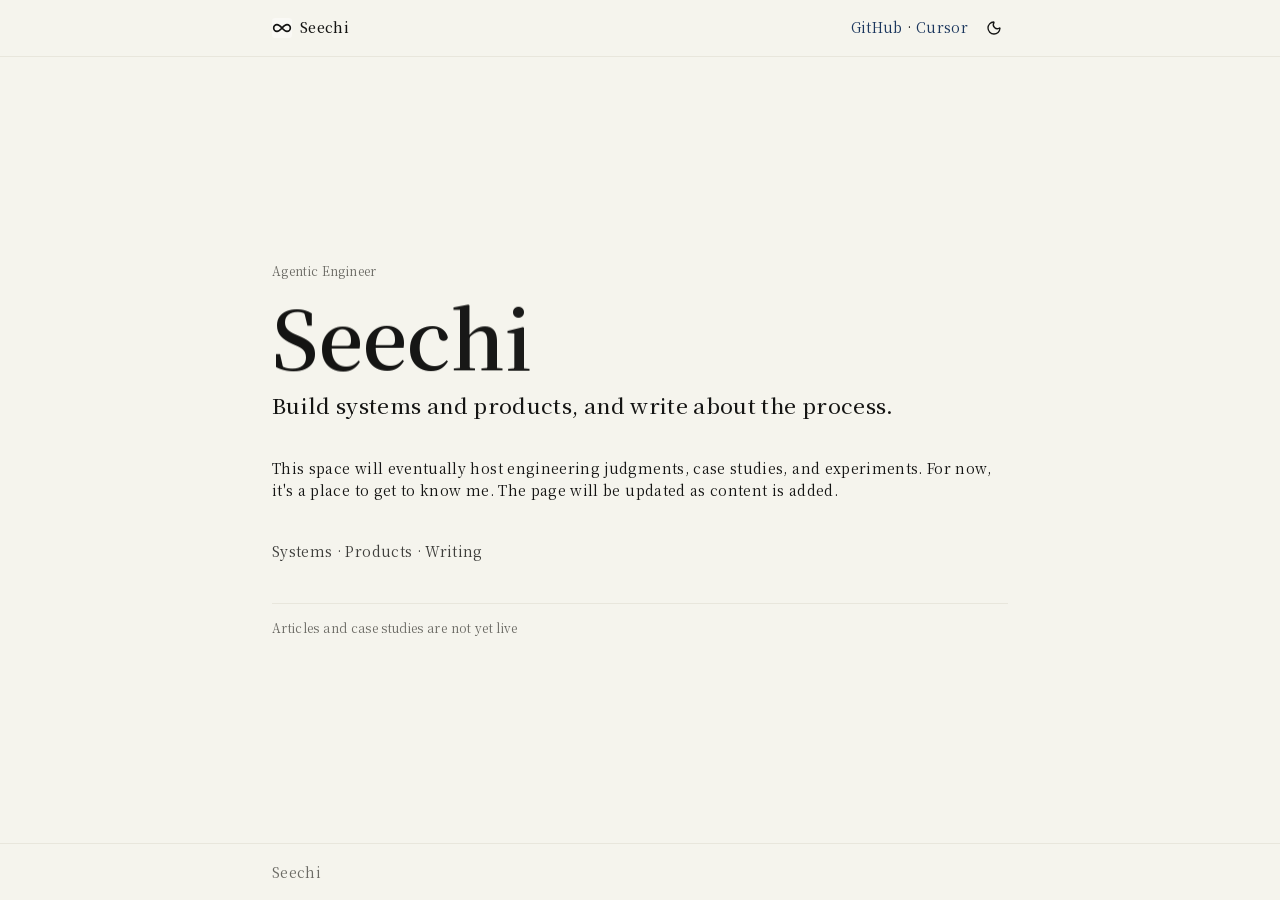
<file: index.html>
<!DOCTYPE html><html lang="zh-CN" class="bg-background font-sans noto_serif_sc_d3d32a73-module__5d05Ya__variable jetbrains_mono_af9bfec7-module__B33_lq__variable"><head><meta charSet="utf-8"/><meta name="viewport" content="width=device-width, initial-scale=1"/><link rel="preload" href="/_next/static/media/f112ed7f0b91582f-s.p.2xkduggpvd1-n.woff2" as="font" crossorigin="" type="font/woff2"/><link rel="stylesheet" href="/_next/static/chunks/3v4obb8bcu-vk.css" data-precedence="next"/><link rel="stylesheet" href="/_next/static/chunks/291dekgx_brx0.css" data-precedence="next"/><link rel="preload" as="script" fetchPriority="low" href="/_next/static/chunks/1-5g7ufnkam-h.js"/><script src="/_next/static/chunks/3mtcc4hduqbms.js" async=""></script><script src="/_next/static/chunks/3_t5khk8sz8a5.js" async=""></script><script src="/_next/static/chunks/18ca3w6n_bvty.js" async=""></script><script src="/_next/static/chunks/turbopack-3owhbc0m9sf88.js" async=""></script><script src="/_next/static/chunks/429-1dq24w2a9.js" async="" crossorigin=""></script><script src="/_next/static/chunks/2eot_tizentt7.js" async="" crossorigin=""></script><script src="/_next/static/chunks/3yu20xzbo_qoh.js" async="" crossorigin=""></script><title>Seechi</title><meta name="description" content="Build systems and products, and write about the process."/><link rel="icon" href="/favicon.ico?favicon.1yc5zeuyf_jjn.ico" sizes="32x32" type="image/x-icon"/><link rel="icon" href="/icon.svg?icon.2oepcn9rp963o.svg" sizes="any" type="image/svg+xml"/><meta name="next-size-adjust" content=""/><script id="theme-init">(function(){try{var k="theme:v1";var s=localStorage.getItem(k);var dark=s==="dark"||(s!=="light"&&window.matchMedia("(prefers-color-scheme: dark)").matches);document.documentElement.classList.toggle("dark",dark);var plate=dark?"#30302e":"#faf9f5";var mark=dark?"#faf9f5":"#141413";var svg='<svg xmlns="http://www.w3.org/2000/svg" viewBox="0 0 24 24"><rect width="24" height="24" rx="4" fill="'+plate+'"/><path d="M6 16c5 0 7-8 12-8a4 4 0 0 1 0 8c-5 0-7-8-12-8a4 4 0 1 0 0 8" fill="none" stroke="'+mark+'" stroke-width="2" stroke-linecap="round" stroke-linejoin="round"/></svg>';var href='data:image/svg+xml,'+encodeURIComponent(svg);function sync(){var link=document.querySelector('link[rel="icon"][type="image/svg+xml"]')||document.querySelector('link[rel="icon"]');if(link)link.href=href;}sync();if(document.readyState==="loading")document.addEventListener("DOMContentLoaded",sync);}catch(e){}})();</script><script src="/_next/static/chunks/0cz1d0mv5g_q7.js" noModule=""></script></head><body class="flex min-h-svh flex-col bg-background text-foreground"><div hidden=""><!--$--><!--/$--></div><header class="bg-background"><div class="mx-auto flex h-14 max-w-3xl items-center justify-between gap-4 px-4"><a class="flex items-center gap-2 font-medium text-foreground" href="/"><svg xmlns="http://www.w3.org/2000/svg" viewBox="0 0 24 24" class="size-5 shrink-0 text-foreground" aria-hidden="true"><rect width="24" height="24" rx="4" class="fill-card"></rect><path d="M6 16c5 0 7-8 12-8a4 4 0 0 1 0 8c-5 0-7-8-12-8a4 4 0 1 0 0 8" fill="none" stroke="currentColor" stroke-width="2" stroke-linecap="round" stroke-linejoin="round"></path></svg>Seechi</a><div class="flex items-center gap-3"><nav aria-label="联系"><span><a href="https://github.com/Seechi-Yolo" class="text-primary" rel="noopener noreferrer" target="_blank">GitHub</a></span><span> · <a href="https://cursor.com/@seechi" class="text-primary" rel="noopener noreferrer" target="_blank">Cursor</a></span></nav><button data-slot="button" data-variant="ghost" data-size="icon-sm" class="group/button inline-flex shrink-0 items-center justify-center border border-transparent bg-clip-padding text-sm font-medium whitespace-nowrap transition-all outline-none select-none focus-visible:border-ring focus-visible:ring-3 focus-visible:ring-ring/50 active:not-aria-[haspopup]:translate-y-px disabled:pointer-events-none disabled:opacity-50 aria-invalid:border-destructive aria-invalid:ring-3 aria-invalid:ring-destructive/20 dark:aria-invalid:border-destructive/50 dark:aria-invalid:ring-destructive/40 [&amp;_svg]:pointer-events-none [&amp;_svg]:shrink-0 [&amp;_svg:not([class*=&#x27;size-&#x27;])]:size-4 hover:bg-muted hover:text-foreground aria-expanded:bg-muted aria-expanded:text-foreground dark:hover:bg-muted/50 size-7 rounded-[min(var(--radius-md),12px)] in-data-[slot=button-group]:rounded-lg" type="button" aria-label="切换浅色或深色"><svg xmlns="http://www.w3.org/2000/svg" width="24" height="24" viewBox="0 0 24 24" fill="none" stroke="currentColor" stroke-width="2" stroke-linecap="round" stroke-linejoin="round" class="lucide lucide-sun hidden dark:block" aria-hidden="true"><circle cx="12" cy="12" r="4"></circle><path d="M12 2v2"></path><path d="M12 20v2"></path><path d="m4.93 4.93 1.41 1.41"></path><path d="m17.66 17.66 1.41 1.41"></path><path d="M2 12h2"></path><path d="M20 12h2"></path><path d="m6.34 17.66-1.41 1.41"></path><path d="m19.07 4.93-1.41 1.41"></path></svg><svg xmlns="http://www.w3.org/2000/svg" width="24" height="24" viewBox="0 0 24 24" fill="none" stroke="currentColor" stroke-width="2" stroke-linecap="round" stroke-linejoin="round" class="lucide lucide-moon dark:hidden" aria-hidden="true"><path d="M20.985 12.486a9 9 0 1 1-9.473-9.472c.405-.022.617.46.402.803a6 6 0 0 0 8.268 8.268c.344-.215.825-.004.803.401"></path></svg></button></div></div><div data-orientation="horizontal" role="none" data-slot="separator" class="shrink-0 bg-border data-horizontal:h-px data-horizontal:w-full data-vertical:w-px data-vertical:self-stretch"></div></header><main class="flex flex-1 flex-col bg-background"><div class="mx-auto flex w-full max-w-3xl flex-1 flex-col justify-center px-4 py-10"><div class="flex flex-col gap-10"><div class="flex flex-col gap-3"><p class="text-[12px] leading-[1.4] text-muted-foreground">Agentic Engineer</p><h1 class="split-parent inline-block overflow-hidden whitespace-normal break-words will-change-[transform,opacity] [&amp;_.split-char]:inline-block [&amp;_.split-word]:inline-block text-left font-sans text-foreground [font-size:clamp(4rem,8vw,5rem)] font-[800] leading-[1.1] tracking-normal">Seechi</h1><p class="text-[21px] font-medium leading-[1.25] text-foreground">Build systems and products, and write about the process.</p></div><p class="text-foreground">This space will eventually host engineering judgments, case studies, and experiments. For now, it&#x27;s a place to get to know me. The page will be updated as content is added.</p><p class="text-secondary-foreground">Systems · Products · Writing</p><div class="flex flex-col gap-4"><div data-orientation="horizontal" role="none" data-slot="separator" class="shrink-0 bg-border data-horizontal:h-px data-horizontal:w-full data-vertical:w-px data-vertical:self-stretch"></div><p class="text-[12px] leading-[1.4] text-muted-foreground">Articles and case studies are not yet live</p></div></div></div></main><!--$--><!--/$--><footer class="bg-background"><div data-orientation="horizontal" role="none" data-slot="separator" class="shrink-0 bg-border data-horizontal:h-px data-horizontal:w-full data-vertical:w-px data-vertical:self-stretch"></div><div class="mx-auto flex h-14 max-w-3xl items-center px-4"><p class="text-sm text-muted-foreground">Seechi</p></div></footer><script src="/_next/static/chunks/1-5g7ufnkam-h.js" id="_R_" async=""></script><script>(self.__next_f=self.__next_f||[]).push([0])</script><script>self.__next_f.push([1,"1:\"$Sreact.fragment\"\n2:I[25979,[\"/_next/static/chunks/429-1dq24w2a9.js\",\"/_next/static/chunks/2eot_tizentt7.js\"],\"\"]\n3:I[93539,[\"/_next/static/chunks/429-1dq24w2a9.js\",\"/_next/static/chunks/2eot_tizentt7.js\"],\"ThemeToggle\"]\n4:I[69035,[\"/_next/static/chunks/429-1dq24w2a9.js\",\"/_next/static/chunks/2eot_tizentt7.js\",\"/_next/static/chunks/3yu20xzbo_qoh.js\"],\"Separator\"]\n5:I[68223,[\"/_next/static/chunks/429-1dq24w2a9.js\",\"/_next/static/chunks/2eot_tizentt7.js\"],\"default\"]\n6:I[16317,[\"/_next/static/chunks/429-1dq24w2a9.js\",\"/_next/static/chunks/2eot_tizentt7.js\"],\"default\"]\nb:I[40917,[\"/_next/static/chunks/429-1dq24w2a9.js\",\"/_next/static/chunks/2eot_tizentt7.js\"],\"default\",1]\n:HL[\"/_next/static/chunks/3v4obb8bcu-vk.css\",\"style\"]\n:HL[\"/_next/static/chunks/291dekgx_brx0.css\",\"style\"]\n:HL[\"/_next/static/media/f112ed7f0b91582f-s.p.2xkduggpvd1-n.woff2\",\"font\",{\"crossOrigin\":\"\",\"type\":\"font/woff2\"}]\n0:{\"P\":null,\"c\":[\"\",\"\"],\"q\":\"\",\"i\":false,\"f\":[[[\"\",{\"children\":[\"__PAGE__\",{},\"$undefined\",\"$undefined\",4608]},\"$undefined\",\"$undefined\",4624],[[\"$\",\"$1\",\"c\",{\"children\":[[[\"$\",\"link\",\"0\",{\"rel\":\"stylesheet\",\"href\":\"/_next/static/chunks/3v4obb8bcu-vk.css\",\"precedence\":\"next\",\"crossOrigin\":\"$undefined\",\"nonce\":\"$undefined\"}],[\"$\",\"link\",\"1\",{\"rel\":\"stylesheet\",\"href\":\"/_next/static/chunks/291dekgx_brx0.css\",\"precedence\":\"next\",\"crossOrigin\":\"$undefined\",\"nonce\":\"$undefined\"}],[\"$\",\"script\",\"script-0\",{\"src\":\"/_next/static/chunks/429-1dq24w2a9.js\",\"async\":true,\"nonce\":\"$undefined\"}],[\"$\",\"script\",\"script-1\",{\"src\":\"/_next/static/chunks/2eot_tizentt7.js\",\"async\":true,\"nonce\":\"$undefined\"}]],[\"$\",\"html\",null,{\"lang\":\"zh-CN\",\"suppressHydrationWarning\":true,\"className\":\"bg-background font-sans noto_serif_sc_d3d32a73-module__5d05Ya__variable jetbrains_mono_af9bfec7-module__B33_lq__variable\",\"children\":[[\"$\",\"head\",null,{\"children\":[\"$\",\"script\",null,{\"id\":\"theme-init\",\"dangerouslySetInnerHTML\":{\"__html\":\"(function(){try{var k=\\\"theme:v1\\\";var s=localStorage.getItem(k);var dark=s===\\\"dark\\\"||(s!==\\\"light\\\"\u0026\u0026window.matchMedia(\\\"(prefers-color-scheme: dark)\\\").matches);document.documentElement.classList.toggle(\\\"dark\\\",dark);var plate=dark?\\\"#30302e\\\":\\\"#faf9f5\\\";var mark=dark?\\\"#faf9f5\\\":\\\"#141413\\\";var svg='\u003csvg xmlns=\\\"http://www.w3.org/2000/svg\\\" viewBox=\\\"0 0 24 24\\\"\u003e\u003crect width=\\\"24\\\" height=\\\"24\\\" rx=\\\"4\\\" fill=\\\"'+plate+'\\\"/\u003e\u003cpath d=\\\"M6 16c5 0 7-8 12-8a4 4 0 0 1 0 8c-5 0-7-8-12-8a4 4 0 1 0 0 8\\\" fill=\\\"none\\\" stroke=\\\"'+mark+'\\\" stroke-width=\\\"2\\\" stroke-linecap=\\\"round\\\" stroke-linejoin=\\\"round\\\"/\u003e\u003c/svg\u003e';var href='data:image/svg+xml,'+encodeURIComponent(svg);function sync(){var link=document.querySelector('link[rel=\\\"icon\\\"][type=\\\"image/svg+xml\\\"]')||document.querySelector('link[rel=\\\"icon\\\"]');if(link)link.href=href;}sync();if(document.readyState===\\\"loading\\\")document.addEventListener(\\\"DOMContentLoaded\\\",sync);}catch(e){}})();\"}}]}],[\"$\",\"body\",null,{\"className\":\"flex min-h-svh flex-col bg-background text-foreground\",\"children\":[[\"$\",\"header\",null,{\"className\":\"bg-background\",\"children\":[[\"$\",\"div\",null,{\"className\":\"mx-auto flex h-14 max-w-3xl items-center justify-between gap-4 px-4\",\"children\":[[\"$\",\"$L2\",null,{\"href\":\"/\",\"className\":\"flex items-center gap-2 font-medium text-foreground\",\"children\":[[\"$\",\"svg\",null,{\"xmlns\":\"http://www.w3.org/2000/svg\",\"viewBox\":\"0 0 24 24\",\"className\":\"size-5 shrink-0 text-foreground\",\"aria-hidden\":\"true\",\"children\":[[\"$\",\"rect\",null,{\"width\":\"24\",\"height\":\"24\",\"rx\":\"4\",\"className\":\"fill-card\"}],[\"$\",\"path\",null,{\"d\":\"M6 16c5 0 7-8 12-8a4 4 0 0 1 0 8c-5 0-7-8-12-8a4 4 0 1 0 0 8\",\"fill\":\"none\",\"stroke\":\"currentColor\",\"strokeWidth\":\"2\",\"strokeLinecap\":\"round\",\"strokeLinejoin\":\"round\"}]]}],\"Seechi\"]}],[\"$\",\"div\",null,{\"className\":\"flex items-center gap-3\",\"children\":[[\"$\",\"nav\",null,{\"aria-label\":\"联系\",\"children\":[[\"$\",\"span\",\"https://github.com/Seechi-Yolo\",{\"children\":[null,[\"$\",\"a\",null,{\"href\":\"https://github.com/Seechi-Yolo\",\"className\":\"text-primary\",\"rel\":\"noopener noreferrer\",\"target\":\"_blank\",\"children\":\"GitHub\"}]]}],[\"$\",\"span\",\"https://cursor.com/@seechi\",{\"children\":[\" · \",[\"$\",\"a\",null,{\"href\":\"https://cursor.com/@seechi\",\"className\":\"text-primary\",\"rel\":\"noopener noreferrer\",\"target\":\"_blank\",\"children\":\"Cursor\"}]]}]]}],[\"$\",\"$L3\",null,{}]]}]]}],[\"$\",\"$L4\",null,{}]]}],[\"$\",\"$L5\",null,{\"parallelRouterKey\":\"children\",\"error\":\"$undefined\",\"errorStyles\":\"$undefined\",\"errorScripts\":\"$undefined\",\"template\":[\"$\",\"$L6\",null,{}],\"templateStyles\":\"$undefined\",\"templateScripts\":\"$undefined\",\"notFound\":[[[\"$\",\"title\",null,{\"children\":\"404: This page could not be found.\"}],[\"$\",\"div\",null,{\"style\":{\"fontFamily\":\"system-ui,\\\"Segoe UI\\\",Roboto,Helvetica,Arial,sans-serif,\\\"Apple Color Emoji\\\",\\\"Segoe UI Emoji\\\"\",\"height\":\"100vh\",\"textAlign\":\"center\",\"display\":\"flex\",\"flexDirection\":\"column\",\"alignItems\":\"center\",\"justifyContent\":\"center\"},\"children\":[\"$\",\"div\",null,{\"children\":[[\"$\",\"style\",null,{\"dangerouslySetInnerHTML\":{\"__html\":\"body{color:#000;background:#fff;margin:0}.next-error-h1{border-right:1px solid rgba(0,0,0,.3)}@media (prefers-color-scheme:dark){body{color:#fff;background:#000}.next-error-h1{border-right:1px solid rgba(255,255,255,.3)}}\"}}],[\"$\",\"h1\",null,{\"className\":\"next-error-h1\",\"style\":{\"display\":\"inline-block\",\"margin\":\"0 20px 0 0\",\"padding\":\"0 23px 0 0\",\"fontSize\":24,\"fontWeight\":500,\"verticalAlign\":\"top\",\"lineHeight\":\"49px\"},\"children\":404}],\"$L7\"]}]}]],[]],\"forbidden\":\"$undefined\",\"unauthorized\":\"$undefined\"}],\"$L8\"]}]]}]]}],{\"children\":[\"$L9\",{},null,false,null]},null,false,null],\"$La\",false]],\"m\":\"$undefined\",\"G\":[\"$b\",[\"$Lc\",\"$Ld\"]],\"S\":true,\"h\":null,\"r\":\"$undefined\",\"s\":\"$undefined\",\"a\":\"$undefined\",\"l\":\"$undefined\",\"p\":\"$undefined\",\"d\":\"$undefined\",\"b\":\"RGbjYwCSeiYHAt1nCUBPz\"}\ne:I[70091,[\"/_next/static/chunks/429-1dq24w2a9.js\",\"/_next/static/chunks/2eot_tizentt7.js\",\"/_next/static/chunks/3yu20xzbo_qoh.js\"],\"SeechiTitle\"]\nf:I[26266,[\"/_next/static/chunks/429-1dq24w2a9.js\",\"/_next/static/chunks/2eot_tizentt7.js\"],\"OutletBoundary\"]\n10:\"$Sreact.suspense\"\n12:I[26266,[\"/_next/static/chunks/429-1dq24w2a9.js\",\"/_next/static/chunks/2eot_tizentt7.js\"],\"ViewportBoundary\"]\n14:I[26266,[\"/_next/static/chunks/429-1dq24w2a9.js\",\"/_next/static/chunks/2eot_tizentt7.js\"],\"MetadataBoundary\"]\n7:[\"$\",\"div\",null,{\"style\":{\"display\":\"inline-block\"},\"children\":[\"$\",\"h2\",null,{\"style\":{\"fontSize\":14,\"fontWeight\":400,\"lineHeight\":\"49px\",\"margin\":0},\"children\":\"This page could not be found.\"}]}]\n8:[\"$\",\"footer\",null,{\"className\":\"bg-background\",\"children\":[[\"$\",\"$L4\",null,{}],[\"$\",\"div\",null,{\"className\":\"mx-auto flex h-14 max-w-3xl items-center px-4\",\"children\":[\"$\",\"p\",null,{\"className\":\"text-sm text-muted-foreground\",\"children\":\"Seechi\"}]}]]}]\n9:[\"$\",\"$1\",\"c\",{\"children\":[[\"$\",\"main\",null,{\"className\":\"flex flex-1 flex-col bg-background\",\"children\":[\"$\",\"div\",null,{\"className\":\"mx-auto flex w-full max-w-3xl flex-1 flex-col justify-center px-4 py-10\",\"children\":[\"$\",\"div\",null,{\"className\":\"flex flex-col gap-10\",\"children\":[[\"$\",\"div\",null,{\"className\":\"flex flex-col gap-3\",\"children\":[[\"$\",\"p\",null,{\"className\":\"text-[12px] leading-[1.4] text-muted-foreground\",\"children\":\"Agentic Engineer\"}],[\"$\",\"$Le\",null,{}],[\"$\",\"p\",null,{\"className\":\"text-[21px] font-medium leading-[1.25] text-foreground\",\"children\":\"Build systems and products, and write about the process.\"}]]}],[\"$\",\"p\",null,{\"className\":\"text-foreground\",\"children\":\"This space will eventually host engineering judgments, case studies, and experiments. For now, it's a place to get to know me. The page will be updated as content is added.\"}],[\"$\",\"p\",null,{\"className\":\"text-secondary-foreground\",\"children\":\"Systems · Products · Writing\"}],[\"$\",\"div\",null,{\"className\":\"flex flex-col gap-4\",\"children\":[[\"$\",\"$L4\",null,{}],[\"$\",\"p\",null,{\"className\":\"text-[12px] leading-[1.4] text-muted-foreground\",\"children\":\"Articles and case studies are not yet live\"}]]}]]}]}]}],[[\"$\",\"script\",\"script-0\",{\"src\":\"/_next/static/chunks/3yu20xzbo_qoh.js\",\"async\":true,\"nonce\":\"$undefined\"}]],[\"$\",\"$Lf\",null,{\"children\":[\"$\",\"$10\",null,{\"name\":\"Next.MetadataOutlet\",\"children\":\"$@11\"}]}]]}]\na:[\"$\",\"$1\",\"h\",{\"children\":[null,[\"$\",\"$L12\",null,{\"children\":\"$L13\"}],[\"$\",\"div\",null,{\"hidden\":true,\"children\":[\"$\",\"$L14\",null,{\"children\":[\"$\",\"$10\",null,{\"name\":\"Next.Metadata\",\"children\":\"$L15\"}]}]}],[\"$\",\"meta\",null,{\"name\":\"next-size-adjust\",\"content\":\"\"}]]}]\nc:[\"$\",\"link\",\"0\",{\"rel\":\"stylesheet\",\"href\":\"/_next/static/chunks/3v4obb8bcu-vk.css\",\"precedence\":\"next\",\"crossOrigin\":\"$undefined\",\"nonce\":\"$undefined\"}]\nd:[\"$\",\"link\",\"1\",{\"rel\":\"stylesheet\",\"href\":\"/_next/static/chunks/291dekgx_brx0.css\",\"precedence\":\"next\",\"crossOrigin\":\"$undefined\",\"nonce\":\"$undefined\"}]\n13:[[\"$\",\"meta\",\"0\",{\"charSet\":\"utf-8\"}],[\"$\",\"meta\",\"1\",{\"name\":\"viewport\",\"content\":\"width=device-width, initial-scale=1\"}]]\n16:I[82886,[\"/_next/static/chunks/429-1dq24w2a9.js\",\"/_next/static/chunks/2eot_tizentt7.js\"],\"IconMark\"]\n11:null\n15:[[\"$\",\"title\",\"0\",{\"children\":\"Seechi\"}],[\"$\",\"meta\",\"1\",{\"name\":\"description\",\"content\":\"Build systems and products, and write about the process.\"}],[\"$\",\"link\",\"2\",{\"rel\":\"icon\",\"href\":\"/favicon.ico?favicon.1yc5zeuyf_jjn.ico\",\"sizes\":\"32x32\",\"type\":\"image/x-icon\"}],[\"$\",\"link\",\"3\",{\"rel\":\"icon\",\"href\":\"/icon.svg?icon.2oepcn9rp963o.svg\",\"sizes\":\"any\",\"type\":\"image/svg+xml\"}],[\"$\",\"$L16\",\"4\",{}]]\n"])</script></body></html>
</file>
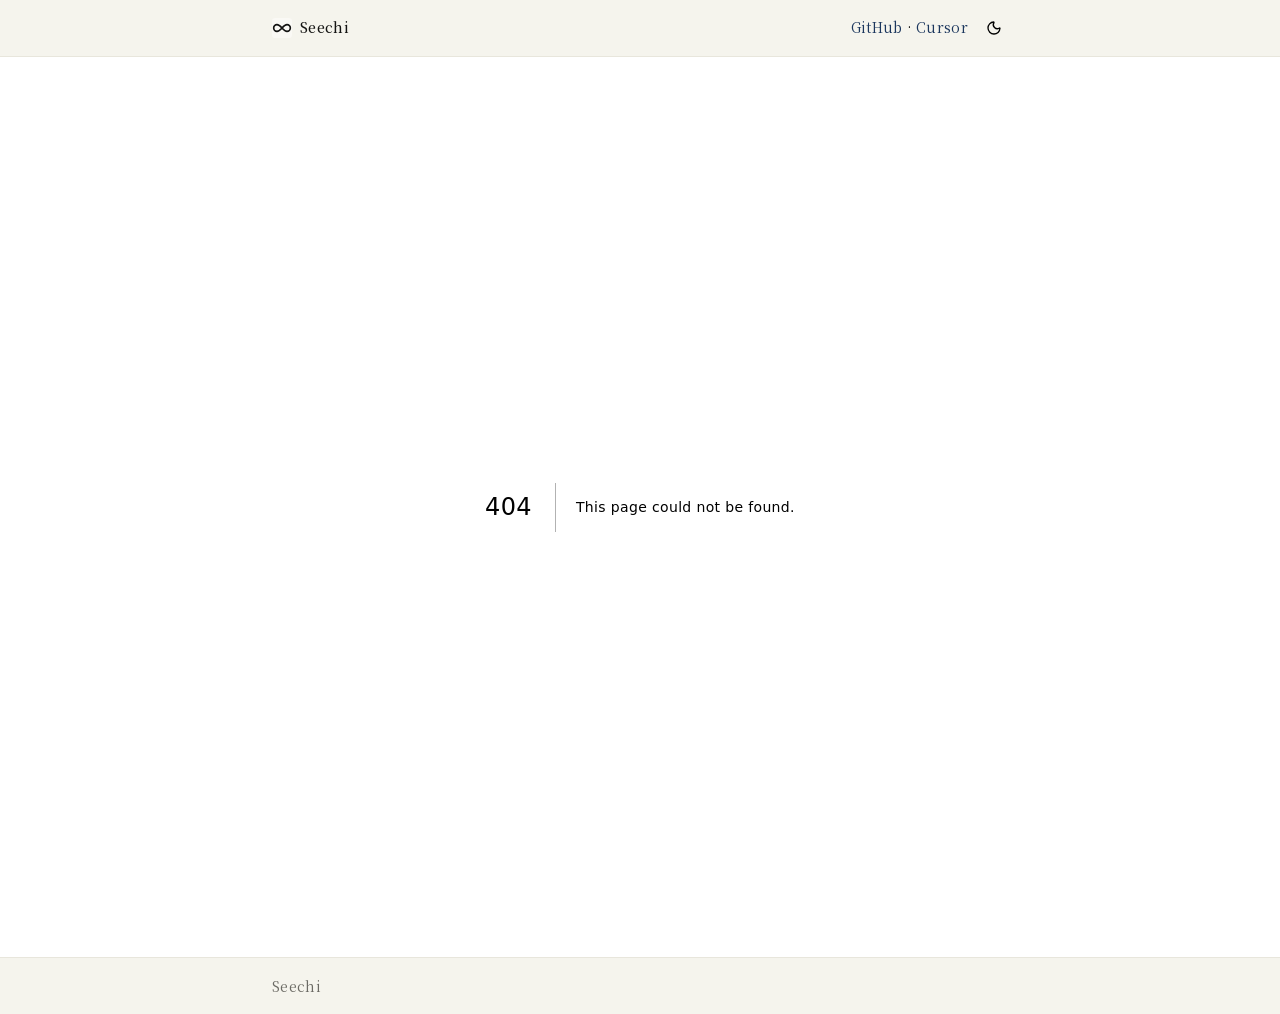
<file: 404/index.html>
<!DOCTYPE html><html lang="zh-CN" class="bg-background font-sans noto_serif_sc_d3d32a73-module__5d05Ya__variable jetbrains_mono_af9bfec7-module__B33_lq__variable"><head><meta charSet="utf-8"/><meta name="viewport" content="width=device-width, initial-scale=1"/><link rel="stylesheet" href="/_next/static/chunks/3v4obb8bcu-vk.css" data-precedence="next"/><link rel="stylesheet" href="/_next/static/chunks/291dekgx_brx0.css" data-precedence="next"/><link rel="preload" as="script" fetchPriority="low" href="/_next/static/chunks/1-5g7ufnkam-h.js"/><script src="/_next/static/chunks/3mtcc4hduqbms.js" async=""></script><script src="/_next/static/chunks/3_t5khk8sz8a5.js" async=""></script><script src="/_next/static/chunks/18ca3w6n_bvty.js" async=""></script><script src="/_next/static/chunks/turbopack-3owhbc0m9sf88.js" async=""></script><script src="/_next/static/chunks/429-1dq24w2a9.js" async="" crossorigin=""></script><script src="/_next/static/chunks/2eot_tizentt7.js" async="" crossorigin=""></script><meta name="robots" content="noindex"/><title>Seechi</title><meta name="description" content="Build systems and products, and write about the process."/><link rel="icon" href="/favicon.ico?favicon.1yc5zeuyf_jjn.ico" sizes="32x32" type="image/x-icon"/><link rel="icon" href="/icon.svg?icon.2oepcn9rp963o.svg" sizes="any" type="image/svg+xml"/><meta name="next-size-adjust" content=""/><title>404: This page could not be found.</title><script id="theme-init">(function(){try{var k="theme:v1";var s=localStorage.getItem(k);var dark=s==="dark"||(s!=="light"&&window.matchMedia("(prefers-color-scheme: dark)").matches);document.documentElement.classList.toggle("dark",dark);var plate=dark?"#30302e":"#faf9f5";var mark=dark?"#faf9f5":"#141413";var svg='<svg xmlns="http://www.w3.org/2000/svg" viewBox="0 0 24 24"><rect width="24" height="24" rx="4" fill="'+plate+'"/><path d="M6 16c5 0 7-8 12-8a4 4 0 0 1 0 8c-5 0-7-8-12-8a4 4 0 1 0 0 8" fill="none" stroke="'+mark+'" stroke-width="2" stroke-linecap="round" stroke-linejoin="round"/></svg>';var href='data:image/svg+xml,'+encodeURIComponent(svg);function sync(){var link=document.querySelector('link[rel="icon"][type="image/svg+xml"]')||document.querySelector('link[rel="icon"]');if(link)link.href=href;}sync();if(document.readyState==="loading")document.addEventListener("DOMContentLoaded",sync);}catch(e){}})();</script><script src="/_next/static/chunks/0cz1d0mv5g_q7.js" noModule=""></script></head><body class="flex min-h-svh flex-col bg-background text-foreground"><div hidden=""><!--$--><!--/$--></div><header class="bg-background"><div class="mx-auto flex h-14 max-w-3xl items-center justify-between gap-4 px-4"><a class="flex items-center gap-2 font-medium text-foreground" href="/"><svg xmlns="http://www.w3.org/2000/svg" viewBox="0 0 24 24" class="size-5 shrink-0 text-foreground" aria-hidden="true"><rect width="24" height="24" rx="4" class="fill-card"></rect><path d="M6 16c5 0 7-8 12-8a4 4 0 0 1 0 8c-5 0-7-8-12-8a4 4 0 1 0 0 8" fill="none" stroke="currentColor" stroke-width="2" stroke-linecap="round" stroke-linejoin="round"></path></svg>Seechi</a><div class="flex items-center gap-3"><nav aria-label="联系"><span><a href="https://github.com/Seechi-Yolo" class="text-primary" rel="noopener noreferrer" target="_blank">GitHub</a></span><span> · <a href="https://cursor.com/@seechi" class="text-primary" rel="noopener noreferrer" target="_blank">Cursor</a></span></nav><button data-slot="button" data-variant="ghost" data-size="icon-sm" class="group/button inline-flex shrink-0 items-center justify-center border border-transparent bg-clip-padding text-sm font-medium whitespace-nowrap transition-all outline-none select-none focus-visible:border-ring focus-visible:ring-3 focus-visible:ring-ring/50 active:not-aria-[haspopup]:translate-y-px disabled:pointer-events-none disabled:opacity-50 aria-invalid:border-destructive aria-invalid:ring-3 aria-invalid:ring-destructive/20 dark:aria-invalid:border-destructive/50 dark:aria-invalid:ring-destructive/40 [&amp;_svg]:pointer-events-none [&amp;_svg]:shrink-0 [&amp;_svg:not([class*=&#x27;size-&#x27;])]:size-4 hover:bg-muted hover:text-foreground aria-expanded:bg-muted aria-expanded:text-foreground dark:hover:bg-muted/50 size-7 rounded-[min(var(--radius-md),12px)] in-data-[slot=button-group]:rounded-lg" type="button" aria-label="切换浅色或深色"><svg xmlns="http://www.w3.org/2000/svg" width="24" height="24" viewBox="0 0 24 24" fill="none" stroke="currentColor" stroke-width="2" stroke-linecap="round" stroke-linejoin="round" class="lucide lucide-sun hidden dark:block" aria-hidden="true"><circle cx="12" cy="12" r="4"></circle><path d="M12 2v2"></path><path d="M12 20v2"></path><path d="m4.93 4.93 1.41 1.41"></path><path d="m17.66 17.66 1.41 1.41"></path><path d="M2 12h2"></path><path d="M20 12h2"></path><path d="m6.34 17.66-1.41 1.41"></path><path d="m19.07 4.93-1.41 1.41"></path></svg><svg xmlns="http://www.w3.org/2000/svg" width="24" height="24" viewBox="0 0 24 24" fill="none" stroke="currentColor" stroke-width="2" stroke-linecap="round" stroke-linejoin="round" class="lucide lucide-moon dark:hidden" aria-hidden="true"><path d="M20.985 12.486a9 9 0 1 1-9.473-9.472c.405-.022.617.46.402.803a6 6 0 0 0 8.268 8.268c.344-.215.825-.004.803.401"></path></svg></button></div></div><div data-orientation="horizontal" role="none" data-slot="separator" class="shrink-0 bg-border data-horizontal:h-px data-horizontal:w-full data-vertical:w-px data-vertical:self-stretch"></div></header><div style="font-family:system-ui,&quot;Segoe UI&quot;,Roboto,Helvetica,Arial,sans-serif,&quot;Apple Color Emoji&quot;,&quot;Segoe UI Emoji&quot;;height:100vh;text-align:center;display:flex;flex-direction:column;align-items:center;justify-content:center"><div><style>body{color:#000;background:#fff;margin:0}.next-error-h1{border-right:1px solid rgba(0,0,0,.3)}@media (prefers-color-scheme:dark){body{color:#fff;background:#000}.next-error-h1{border-right:1px solid rgba(255,255,255,.3)}}</style><h1 class="next-error-h1" style="display:inline-block;margin:0 20px 0 0;padding:0 23px 0 0;font-size:24px;font-weight:500;vertical-align:top;line-height:49px">404</h1><div style="display:inline-block"><h2 style="font-size:14px;font-weight:400;line-height:49px;margin:0">This page could not be found.</h2></div></div></div><!--$--><!--/$--><footer class="bg-background"><div data-orientation="horizontal" role="none" data-slot="separator" class="shrink-0 bg-border data-horizontal:h-px data-horizontal:w-full data-vertical:w-px data-vertical:self-stretch"></div><div class="mx-auto flex h-14 max-w-3xl items-center px-4"><p class="text-sm text-muted-foreground">Seechi</p></div></footer><script src="/_next/static/chunks/1-5g7ufnkam-h.js" id="_R_" async=""></script><script>(self.__next_f=self.__next_f||[]).push([0])</script><script>self.__next_f.push([1,"1:\"$Sreact.fragment\"\n2:I[25979,[\"/_next/static/chunks/429-1dq24w2a9.js\",\"/_next/static/chunks/2eot_tizentt7.js\"],\"\"]\n3:I[93539,[\"/_next/static/chunks/429-1dq24w2a9.js\",\"/_next/static/chunks/2eot_tizentt7.js\"],\"ThemeToggle\"]\n4:I[69035,[\"/_next/static/chunks/429-1dq24w2a9.js\",\"/_next/static/chunks/2eot_tizentt7.js\"],\"Separator\"]\n5:I[68223,[\"/_next/static/chunks/429-1dq24w2a9.js\",\"/_next/static/chunks/2eot_tizentt7.js\"],\"default\"]\n6:I[16317,[\"/_next/static/chunks/429-1dq24w2a9.js\",\"/_next/static/chunks/2eot_tizentt7.js\"],\"default\"]\ne:I[40917,[\"/_next/static/chunks/429-1dq24w2a9.js\",\"/_next/static/chunks/2eot_tizentt7.js\"],\"default\",1]\n:HL[\"/_next/static/chunks/3v4obb8bcu-vk.css\",\"style\"]\n:HL[\"/_next/static/chunks/291dekgx_brx0.css\",\"style\"]\nc:X\n0:{\"P\":null,\"c\":[\"\",\"_not-found\",\"\"],\"q\":\"\",\"i\":false,\"f\":[[[\"\",{\"children\":[\"/_not-found\",{\"children\":[\"__PAGE__\",{},\"$undefined\",\"$undefined\",4608]},\"$undefined\",\"$undefined\",4608]},\"$undefined\",\"$undefined\",4624],[[\"$\",\"$1\",\"c\",{\"children\":[[[\"$\",\"link\",\"0\",{\"rel\":\"stylesheet\",\"href\":\"/_next/static/chunks/3v4obb8bcu-vk.css\",\"precedence\":\"next\",\"crossOrigin\":\"$undefined\",\"nonce\":\"$undefined\"}],[\"$\",\"link\",\"1\",{\"rel\":\"stylesheet\",\"href\":\"/_next/static/chunks/291dekgx_brx0.css\",\"precedence\":\"next\",\"crossOrigin\":\"$undefined\",\"nonce\":\"$undefined\"}],[\"$\",\"script\",\"script-0\",{\"src\":\"/_next/static/chunks/429-1dq24w2a9.js\",\"async\":true,\"nonce\":\"$undefined\"}],[\"$\",\"script\",\"script-1\",{\"src\":\"/_next/static/chunks/2eot_tizentt7.js\",\"async\":true,\"nonce\":\"$undefined\"}]],[\"$\",\"html\",null,{\"lang\":\"zh-CN\",\"suppressHydrationWarning\":true,\"className\":\"bg-background font-sans noto_serif_sc_d3d32a73-module__5d05Ya__variable jetbrains_mono_af9bfec7-module__B33_lq__variable\",\"children\":[[\"$\",\"head\",null,{\"children\":[\"$\",\"script\",null,{\"id\":\"theme-init\",\"dangerouslySetInnerHTML\":{\"__html\":\"(function(){try{var k=\\\"theme:v1\\\";var s=localStorage.getItem(k);var dark=s===\\\"dark\\\"||(s!==\\\"light\\\"\u0026\u0026window.matchMedia(\\\"(prefers-color-scheme: dark)\\\").matches);document.documentElement.classList.toggle(\\\"dark\\\",dark);var plate=dark?\\\"#30302e\\\":\\\"#faf9f5\\\";var mark=dark?\\\"#faf9f5\\\":\\\"#141413\\\";var svg='\u003csvg xmlns=\\\"http://www.w3.org/2000/svg\\\" viewBox=\\\"0 0 24 24\\\"\u003e\u003crect width=\\\"24\\\" height=\\\"24\\\" rx=\\\"4\\\" fill=\\\"'+plate+'\\\"/\u003e\u003cpath d=\\\"M6 16c5 0 7-8 12-8a4 4 0 0 1 0 8c-5 0-7-8-12-8a4 4 0 1 0 0 8\\\" fill=\\\"none\\\" stroke=\\\"'+mark+'\\\" stroke-width=\\\"2\\\" stroke-linecap=\\\"round\\\" stroke-linejoin=\\\"round\\\"/\u003e\u003c/svg\u003e';var href='data:image/svg+xml,'+encodeURIComponent(svg);function sync(){var link=document.querySelector('link[rel=\\\"icon\\\"][type=\\\"image/svg+xml\\\"]')||document.querySelector('link[rel=\\\"icon\\\"]');if(link)link.href=href;}sync();if(document.readyState===\\\"loading\\\")document.addEventListener(\\\"DOMContentLoaded\\\",sync);}catch(e){}})();\"}}]}],[\"$\",\"body\",null,{\"className\":\"flex min-h-svh flex-col bg-background text-foreground\",\"children\":[[\"$\",\"header\",null,{\"className\":\"bg-background\",\"children\":[[\"$\",\"div\",null,{\"className\":\"mx-auto flex h-14 max-w-3xl items-center justify-between gap-4 px-4\",\"children\":[[\"$\",\"$L2\",null,{\"href\":\"/\",\"className\":\"flex items-center gap-2 font-medium text-foreground\",\"children\":[[\"$\",\"svg\",null,{\"xmlns\":\"http://www.w3.org/2000/svg\",\"viewBox\":\"0 0 24 24\",\"className\":\"size-5 shrink-0 text-foreground\",\"aria-hidden\":\"true\",\"children\":[[\"$\",\"rect\",null,{\"width\":\"24\",\"height\":\"24\",\"rx\":\"4\",\"className\":\"fill-card\"}],[\"$\",\"path\",null,{\"d\":\"M6 16c5 0 7-8 12-8a4 4 0 0 1 0 8c-5 0-7-8-12-8a4 4 0 1 0 0 8\",\"fill\":\"none\",\"stroke\":\"currentColor\",\"strokeWidth\":\"2\",\"strokeLinecap\":\"round\",\"strokeLinejoin\":\"round\"}]]}],\"Seechi\"]}],[\"$\",\"div\",null,{\"className\":\"flex items-center gap-3\",\"children\":[[\"$\",\"nav\",null,{\"aria-label\":\"联系\",\"children\":[[\"$\",\"span\",\"https://github.com/Seechi-Yolo\",{\"children\":[null,[\"$\",\"a\",null,{\"href\":\"https://github.com/Seechi-Yolo\",\"className\":\"text-primary\",\"rel\":\"noopener noreferrer\",\"target\":\"_blank\",\"children\":\"GitHub\"}]]}],[\"$\",\"span\",\"https://cursor.com/@seechi\",{\"children\":[\" · \",[\"$\",\"a\",null,{\"href\":\"https://cursor.com/@seechi\",\"className\":\"text-primary\",\"rel\":\"noopener noreferrer\",\"target\":\"_blank\",\"children\":\"Cursor\"}]]}]]}],[\"$\",\"$L3\",null,{}]]}]]}],[\"$\",\"$L4\",null,{}]]}],[\"$\",\"$L5\",null,{\"parallelRouterKey\":\"children\",\"error\":\"$undefined\",\"errorStyles\":\"$undefined\",\"errorScripts\":\"$undefined\",\"template\":[\"$\",\"$L6\",null,{}],\"templateStyles\":\"$undefined\",\"templateScripts\":\"$undefined\",\"notFound\":[[[\"$\",\"title\",null,{\"children\":\"404: This page could not be found.\"}],[\"$\",\"div\",null,{\"style\":{\"fontFamily\":\"system-ui,\\\"Segoe UI\\\",Roboto,Helvetica,Arial,sans-serif,\\\"Apple Color Emoji\\\",\\\"Segoe UI Emoji\\\"\",\"height\":\"100vh\",\"textAlign\":\"center\",\"display\":\"flex\",\"flexDirection\":\"column\",\"alignItems\":\"center\",\"justifyContent\":\"center\"},\"children\":[\"$\",\"div\",null,{\"children\":[[\"$\",\"style\",null,{\"dangerouslySetInnerHTML\":{\"__html\":\"body{color:#000;background:#fff;margin:0}.next-error-h1{border-right:1px solid rgba(0,0,0,.3)}@media (prefers-color-scheme:dark){body{color:#fff;background:#000}.next-error-h1{border-right:1px solid rgba(255,255,255,.3)}}\"}}],\"$L7\",\"$L8\"]}]}]],[]],\"forbidden\":\"$undefined\",\"unauthorized\":\"$undefined\"}],\"$L9\"]}]]}]]}],{\"children\":[\"$La\",{\"children\":[\"$Lb\",{},null,false,null]},null,false,\"$c\"]},null,false,null],\"$Ld\",false]],\"m\":\"$undefined\",\"G\":[\"$e\",[\"$Lf\",\"$L10\"]],\"S\":true,\"h\":null,\"r\":\"$undefined\",\"s\":\"$undefined\",\"a\":\"$undefined\",\"l\":\"$undefined\",\"p\":\"$undefined\",\"d\":\"$undefined\",\"b\":\"RGbjYwCSeiYHAt1nCUBPz\"}\n11:I[26266,[\"/_next/static/chunks/429-1dq24w2a9.js\",\"/_next/static/chunks/2eot_tizentt7.js\"],\"OutletBoundary\"]\n12:\"$Sreact.suspense\"\n14:I[26266,[\"/_next/static/chunks/429-1dq24w2a9.js\",\"/_next/static/chunks/2eot_tizentt7.js\"],\"ViewportBoundary\"]\n16:I[26266,[\"/_next/static/chunks/429-1dq24w2a9.js\",\"/_next/static/chunks/2eot_tizentt7.js\"],\"MetadataBoundary\"]\n7:[\"$\",\"h1\",null,{\"className\":\"next-error-h1\",\"style\":{\"display\":\"inline-block\",\"margin\":\"0 20px 0 0\",\"padding\":\"0 23px 0 0\",\"fontSize\":24,\"fontWeight\":500,\"verticalAlign\":\"top\",\"lineHeight\":\"49px\"},\"children\":404}]\n8:[\"$\",\"div\",null,{\"style\":{\"display\":\"inline-block\"},\"children\":[\"$\",\"h2\",null,{\"style\":{\"fontSize\":14,\"fontWeight\":400,\"lineHeight\":\"49px\",\"margin\":0},\"children\":\"This page could not be found.\"}]}]\n9:[\"$\",\"footer\",null,{\"className\":\"bg-background\",\"children\":[[\"$\",\"$L4\",null,{}],[\"$\",\"div\",null,{\"className\":\"mx-auto flex h-14 max-w-3xl items-center px-4\",\"children\":[\"$\",\"p\",null,{\"className\":\"text-sm text-muted-foreground\",\"children\":\"Seechi\"}]}]]}]\na:[\"$\",\"$1\",\"c\",{\"children\":[null,[\"$\",\"$L5\",null,{\"parallelRouterKey\":\"children\",\"error\":\"$undefined\",\"errorStyles\":\"$undefined\",\"errorScripts\":\"$undefined\",\"template\":[\"$\",\"$L6\",null,{}],\"templateStyles\":\"$undefined\",\"templateScripts\":\"$undefined\",\"notFound\":\"$undefined\",\"forbidden\":\"$undefined\",\"unauthorized\":\"$undefined\"}]]}]\nb:[\"$\",\"$1\",\"c\",{\"children\":[[[\"$\",\"title\",null,{\"children\":\"404: This page could not be found.\"}],[\"$\",\"div\",null,{\"style\":\"$0:f:0:1:0:props:children:1:props:children:1:props:children:1:props:notFound:0:1:props:style\",\"children\":[\"$\",\"div\",null,{\"children\":[[\"$\",\"style\",null,{\"dangerouslySetInnerHTML\":{\"__html\":\"body{color:#000;background:#fff;margin:0}.next-error-h1{border-right:1px solid rgba(0,0,0,.3)}@media (prefers-color-scheme:dark){body{color:#fff;background:#000}.next-error-h1{border-right:1px solid rgba(255,255,255,.3)}}\"}}],[\"$\",\"h1\",null,{\"className\":\"next-error-h1\",\"style\":\"$7:props:style\",\"children\":404}],[\"$\",\"div\",null,{\"style\":\"$8:props:style\",\"children\":[\"$\",\"h2\",null,{\"style\":\"$8:props:children:props:style\",\"children\":\"This page could not be found.\"}]}]]}]}]],null,[\"$\",\"$L11\",null,{\"children\":[\"$\",\"$12\",null,{\"name\":\"Next.MetadataOutlet\",\"children\":\"$@13\"}]}]]}]\nd:[\"$\",\"$1\",\"h\",{\"children\":[[\"$\",\"meta\",null,{\"name\":\"robots\",\"content\":\"noindex\"}],[\"$\",\"$L14\",null,{\"children\":\"$L15\"}],[\"$\",\"div\",null,{\"hidden\":true,\"children\":[\"$\",\"$L16\",null,{\"children\":[\"$\",\"$12\",null,{\"name\":\"Next.Metadata\",\"children\":\"$L17\"}]}]}],[\"$\",\"meta\",null,{\"name\":\"next-size-adjust\",\"content\":\"\"}]]}]\nf:[\"$\",\"link\",\"0\",{\"rel\":\"stylesheet\",\"href\":\"/_next/static/chunks/3v4obb8bcu-vk.css\",\"precedence\":\"next\",\"crossOrigin\":\"$undefined\",\"nonce\":\"$undefined\"}]\n10:[\"$\",\"link\",\"1\",{\"rel\":\"stylesheet\",\"href\":\"/_next/static/chunks/291dekgx_brx0.css\",\"precedence\":\"next\",\"crossOrigin\":\"$undefined\",\"nonce\":\"$undefined\"}]\nc:C\n15:[[\"$\",\"meta\",\"0\",{\"charSet\":\"utf-8\"}],[\"$\",\"meta\",\"1\",{\"name\":\"viewport\",\"content\":\"width=device-width, initial-scale=1\"}]]\n18:I[82886,[\"/_next/static/chunks/429-1dq24w2a9.js\",\"/_next/static/chunks/2eot_tizentt7.js\"],\"IconMark\"]\n13:null\n17:[[\"$\",\"title\",\"0\",{\"children\":\"Seechi\"}],[\"$\",\"meta\",\"1\",{\"name\":\"description\",\"content\":\"Build systems and products, and write about the process.\"}],[\"$\",\"link\",\"2\",{\"rel\":\"icon\",\"href\":\"/favicon.ico?favicon.1yc5zeuyf_jjn.ico\",\"sizes\":\"32x32\",\"type\":\"image/x-icon\"}],[\"$\",\"link\",\"3\",{\"rel\":\"icon\",\"href\":\"/icon.svg?icon.2oepcn9rp963o.svg\",\"sizes\":\"any\",\"type\":\"image/svg+xml\"}],[\"$\",\"$L18\",\"4\",{}]]\n"])</script></body></html>
</file>
<file: _next/static/chunks/3v4obb8bcu-vk.css>
@font-face{font-family:Noto Serif SC;font-style:normal;font-weight:400;font-display:swap;src:url(../media/7c3b8e4960907133-s.1i-uz_thbrq7j.woff2)format("woff2");unicode-range:U+1F1E9-1F1F5,U+1F1F7-1F1FF,U+1F21A,U+1F232,U+1F234-1F237,U+1F250-1F251,U+1F300,U+1F302-1F308,U+1F30A-1F311,U+1F315,U+1F319-1F320,U+1F324,U+1F327,U+1F32A,U+1F32C-1F32D,U+1F330-1F357,U+1F359-1F37E}@font-face{font-family:Noto Serif SC;font-style:normal;font-weight:400;font-display:swap;src:url(../media/f51b00aec506abe1-s.3_wta048nnykn.woff2)format("woff2");unicode-range:U+FEE3,U+FEF3,U+FF03-FF04,U+FF07,U+FF0A,U+FF17-FF19,U+FF1C-FF1D,U+FF20-FF3A,U+FF3C,U+FF3E-FF5B,U+FF5D,U+FF61-FF65,U+FF67-FF6A,U+FF6C,U+FF6F-FF78,U+FF7A-FF7D,U+FF80-FF84,U+FF86,U+FF89-FF8E,U+FF92,U+FF97-FF9B,U+FF9D-FF9F,U+FFE0-FFE4,U+FFE6,U+FFE9,U+FFEB,U+FFED,U+FFFC,U+1F004,U+1F170-1F171,U+1F192-1F195,U+1F198-1F19A,U+1F1E6-1F1E8}@font-face{font-family:Noto Serif SC;font-style:normal;font-weight:400;font-display:swap;src:url(../media/d663e0fef95e456a-s.0od6e2p53asji.woff2)format("woff2");unicode-range:U+F0A7,U+F0B2,U+F0B7,U+F0C9,U+F0D8,U+F0DA,U+F0DC-F0DD,U+F0E0,U+F0E6,U+F0EB,U+F0FC,U+F101,U+F104-F105,U+F107,U+F10B,U+F11B,U+F14B,U+F18A,U+F193,U+F1D6-F1D7,U+F244,U+F27A,U+F296,U+F2AE,U+F471,U+F4B3,U+F610-F611,U+F880-F881,U+F8EC,U+F8F5,U+F8FF,U+F901,U+F90A,U+F92C-F92D,U+F934,U+F937,U+F941,U+F965,U+F967,U+F969,U+F96B,U+F96F,U+F974,U+F978-F979,U+F97E,U+F981,U+F98A,U+F98E,U+F997,U+F99C,U+F9B2,U+F9B5,U+F9BA,U+F9BE,U+F9CA,U+F9D0-F9D1,U+F9DD,U+F9E0-F9E1,U+F9E4,U+F9F7,U+FA00-FA01,U+FA08,U+FA0A,U+FA11,U+FB01-FB02,U+FDFC,U+FE0E,U+FE30-FE31,U+FE33-FE44,U+FE49-FE52,U+FE54-FE57,U+FE59-FE66,U+FE68-FE6B,U+FE8E,U+FE92-FE93,U+FEAE,U+FEB8,U+FECB-FECC,U+FEE0}@font-face{font-family:Noto Serif SC;font-style:normal;font-weight:400;font-display:swap;src:url(../media/f533fdc1374581ff-s.0pn-ngbk9p9nm.woff2)format("woff2");unicode-range:U+9F83,U+9F85-9F8D,U+9F90-9F91,U+9F94-9F96,U+9F98,U+9F9B-9F9C,U+9F9E,U+9FA0,U+9FA2,U+9FF?,U+A001,U+A007,U+A025,U+A046-A047,U+A057,U+A072,U+A078-A079,U+A083,U+A085,U+A100,U+A118,U+A132,U+A134,U+A1F4,U+A242,U+A4A6,U+A4AA,U+A4B0-A4B1,U+A4B3,U+A9C1-A9C2,U+AC00-AC01,U+AC04,U+AC08,U+AC10-AC11,U+AC13-AC16,U+AC19,U+AC1C-AC1D,U+AC24,U+AC70-AC71,U+AC74,U+AC77-AC78,U+AC80-AC81,U+AC83,U+AC8C,U+AC90,U+AC9F-ACA0,U+ACA8-ACA9,U+ACAC,U+ACB0,U+ACBD,U+ACC1,U+ACC4,U+ACE0-ACE1,U+ACE4,U+ACE8,U+ACF3,U+ACF5,U+ACFC-ACFD,U+AD00,U+AD0C,U+AD11,U+AD1C,U+AD34,U+AD50,U+AD64,U+AD6C,U+AD70,U+AD74,U+AD7F,U+AD81,U+AD8C,U+ADC0,U+ADC8,U+ADDC,U+ADE0,U+ADF8-ADF9,U+ADFC,U+AE00,U+AE08-AE09,U+AE0B,U+AE30,U+AE34,U+AE38,U+AE40,U+AE4A,U+AE4C,U+AE54,U+AE68,U+AEBC,U+AED8,U+AF2C-AF2D}@font-face{font-family:Noto Serif SC;font-style:normal;font-weight:400;font-display:swap;src:url(../media/3b2b87872c777547-s.0ii49kwcj9-gb.woff2)format("woff2");unicode-range:U+9E30-9E33,U+9E35-9E3B,U+9E3E,U+9E40-9E44,U+9E46-9E4E,U+9E51,U+9E53,U+9E55-9E58,U+9E5A-9E5C,U+9E5E-9E63,U+9E66-9E6E,U+9E71,U+9E73,U+9E75,U+9E78-9E79,U+9E7C-9E7E,U+9E82,U+9E86-9E88,U+9E8B-9E8C,U+9E90-9E91,U+9E93,U+9E95,U+9E97,U+9E9D,U+9EA4-9EA5,U+9EA9-9EAA,U+9EB4-9EB5,U+9EB8-9EBA,U+9EBC-9EBF,U+9EC3,U+9EC9,U+9ECD,U+9ED0,U+9ED2-9ED3,U+9ED5-9ED6,U+9ED9,U+9EDC-9EDD,U+9EDF-9EE0,U+9EE2,U+9EE5,U+9EE7-9EEA,U+9EEF,U+9EF1,U+9EF3-9EF4,U+9EF6,U+9EF9,U+9EFB-9EFC,U+9EFE,U+9F0B,U+9F0D,U+9F10,U+9F14,U+9F17,U+9F19,U+9F22,U+9F29,U+9F2C,U+9F2F,U+9F31,U+9F37,U+9F39,U+9F3D-9F3E,U+9F41,U+9F4A-9F4B,U+9F51-9F52,U+9F61-9F63,U+9F66-9F67,U+9F80-9F81}@font-face{font-family:Noto Serif SC;font-style:normal;font-weight:400;font-display:swap;src:url(../media/bbc95cc6810c9e3b-s.19vy03st11mft.woff2)format("woff2");unicode-range:U+9C82-9C83,U+9C85-9C8C,U+9C8E-9C92,U+9C94-9C9B,U+9C9E-9CA3,U+9CA5-9CA7,U+9CA9,U+9CAB,U+9CAD-9CAE,U+9CB1-9CB7,U+9CB9-9CBD,U+9CBF-9CC0,U+9CC3,U+9CC5-9CC7,U+9CC9-9CD1,U+9CD3-9CDA,U+9CDC-9CDD,U+9CDF,U+9CE1-9CE3,U+9CE5,U+9CE9,U+9CEE-9CEF,U+9CF3-9CF4,U+9CF6,U+9CFC-9CFD,U+9D02,U+9D08-9D09,U+9D12,U+9D1B,U+9D1E,U+9D26,U+9D28,U+9D37,U+9D3B,U+9D3F,U+9D51,U+9D59,U+9D5C-9D5D,U+9D5F-9D61,U+9D6C,U+9D70,U+9D72,U+9D7A,U+9D7E,U+9D84,U+9D89,U+9D8F,U+9D92,U+9DAF,U+9DB4,U+9DB8,U+9DBC,U+9DC4,U+9DC7,U+9DC9,U+9DD7,U+9DDF,U+9DF2,U+9DF9-9DFA,U+9E0A,U+9E11,U+9E1A,U+9E1E,U+9E20,U+9E22,U+9E28-9E2C,U+9E2E-9E2F}@font-face{font-family:Noto Serif SC;font-style:normal;font-weight:400;font-display:swap;src:url(../media/e619faf872b34f72-s.19acfv2rmq2j1.woff2)format("woff2");unicode-range:U+9A80,U+9A83,U+9A85,U+9A88-9A8A,U+9A8D-9A8E,U+9A90,U+9A92-9A93,U+9A95-9A96,U+9A98-9A99,U+9A9B-9AA2,U+9AA5,U+9AA7,U+9AAF-9AB1,U+9AB5-9AB6,U+9AB9-9ABA,U+9AC0-9AC4,U+9AC8,U+9ACB-9ACC,U+9ACE-9ACF,U+9AD1-9AD2,U+9AD9,U+9ADF,U+9AE1,U+9AE3,U+9AEA-9AEB,U+9AED-9AEF,U+9AF4,U+9AF9,U+9AFB,U+9B03-9B04,U+9B06,U+9B08,U+9B0D,U+9B0F-9B10,U+9B13,U+9B18,U+9B1A,U+9B1F,U+9B22-9B23,U+9B25,U+9B27-9B28,U+9B2A,U+9B2F,U+9B31-9B32,U+9B3B,U+9B43,U+9B46-9B49,U+9B4D-9B4E,U+9B51,U+9B56,U+9B58,U+9B5A,U+9B5C,U+9B5F,U+9B61-9B62,U+9B6F,U+9B77,U+9B80,U+9B88,U+9B8B,U+9B8E,U+9B91,U+9B9F-9BA0,U+9BA8,U+9BAA-9BAB,U+9BAD-9BAE,U+9BB0-9BB1,U+9BB8,U+9BC9-9BCA,U+9BD3,U+9BD6,U+9BDB,U+9BE8,U+9BF0-9BF1,U+9C02,U+9C10,U+9C15,U+9C24,U+9C2D,U+9C32,U+9C39,U+9C3B,U+9C40,U+9C47-9C49,U+9C53,U+9C57,U+9C64,U+9C72,U+9C77-9C78,U+9C7B,U+9C7F-9C80}@font-face{font-family:Noto Serif SC;font-style:normal;font-weight:400;font-display:swap;src:url(../media/9ca42aaf19c2647e-s.1duj-_twmtw5y.woff2)format("woff2");unicode-range:U+98DD,U+98E1-98E2,U+98E7-98EA,U+98EC,U+98EE-98EF,U+98F2,U+98F4,U+98FC-98FE,U+9903,U+9905,U+9908,U+990A,U+990C-990D,U+9913-9914,U+9918,U+991A-991B,U+991E,U+9921,U+9928,U+992C,U+992E,U+9935,U+9938-9939,U+993D-993E,U+9945,U+994B-994C,U+9951-9952,U+9954-9955,U+9957,U+995E,U+9963,U+9966-9969,U+996B-996C,U+996F,U+9974-9975,U+9977-9979,U+997D-997E,U+9980-9981,U+9983-9984,U+9987,U+998A-998B,U+998D-9991,U+9993-9995,U+9997-9998,U+99A5,U+99AB,U+99AD-99AE,U+99B1,U+99B3-99B4,U+99BC,U+99BF,U+99C1,U+99C3-99C6,U+99CC,U+99D0,U+99D2,U+99D5,U+99DB,U+99DD,U+99E1,U+99ED,U+99F1,U+99FF,U+9A01,U+9A03-9A04,U+9A0E-9A0F,U+9A11-9A13,U+9A19,U+9A1B,U+9A28,U+9A2B,U+9A30,U+9A32,U+9A37,U+9A40,U+9A45,U+9A4A,U+9A4D-9A4E,U+9A52,U+9A55,U+9A57,U+9A5A-9A5B,U+9A5F,U+9A62,U+9A65,U+9A69,U+9A6B,U+9A6E,U+9A75,U+9A77-9A7A,U+9A7D}@font-face{font-family:Noto Serif SC;font-style:normal;font-weight:400;font-display:swap;src:url(../media/cbe6f5d516584ed1-s.2exxevnre-vx3.woff2)format("woff2");unicode-range:U+975B-975C,U+9763,U+9765-9766,U+976C-976D,U+9773,U+9776,U+977A,U+977C,U+9784-9785,U+978E-978F,U+9791-9792,U+9794-9795,U+9798,U+979A,U+979E,U+97A3,U+97A5-97A6,U+97A8,U+97AB-97AC,U+97AE-97AF,U+97B2,U+97B4,U+97C6,U+97CB-97CC,U+97D3,U+97D8,U+97DC,U+97E1,U+97EA-97EB,U+97EE,U+97FB,U+97FE-97FF,U+9801-9803,U+9805-9806,U+9808,U+980C,U+9810-9814,U+9817-9818,U+981E,U+9820-9821,U+9824,U+9828,U+982B-982D,U+9830,U+9834,U+9838-9839,U+983C,U+9846,U+984D-984F,U+9851-9852,U+9854-9855,U+9857-9858,U+985A-985B,U+9862-9863,U+9865,U+9867,U+986B,U+986F-9871,U+9877-9878,U+987C,U+9880,U+9883,U+9885,U+9889,U+988B-988F,U+9893-9895,U+9899-989B,U+989E-989F,U+98A1-98A2,U+98A5-98A7,U+98A9,U+98AF,U+98B1,U+98B6,U+98BA,U+98BE,U+98C3-98C4,U+98C6-98C8,U+98CF-98D6,U+98DA-98DB}@font-face{font-family:Noto Serif SC;font-style:normal;font-weight:400;font-display:swap;src:url(../media/0d582afb7ef410ef-s.38cfjosw5x_sj.woff2)format("woff2");unicode-range:U+95C4-95CA,U+95CC-95CD,U+95D4-95D6,U+95D8,U+95E1-95E2,U+95E9,U+95F0-95F1,U+95F3,U+95F6,U+95FC,U+95FE-95FF,U+9602-9604,U+9606-960D,U+960F,U+9611-9613,U+9615-9617,U+9619-961B,U+961D,U+9621,U+9628,U+962F,U+963C-963E,U+9641-9642,U+9649,U+9654,U+965B-965F,U+9661,U+9663,U+9665,U+9667-9668,U+966C,U+9670,U+9672-9674,U+9678,U+967A,U+967D,U+9682,U+9685,U+9688,U+968A,U+968D-968E,U+9695,U+9697-9698,U+969E,U+96A0,U+96A3-96A4,U+96A8,U+96AA,U+96B0-96B1,U+96B3-96B4,U+96B7-96B9,U+96BB-96BD,U+96C9,U+96CB,U+96CE,U+96D1-96D2,U+96D6,U+96D9,U+96DB-96DC,U+96DE,U+96E0,U+96E3,U+96E9,U+96EB,U+96F0-96F2,U+96F9,U+96FF,U+9701-9702,U+9705,U+9708,U+970A,U+970E-970F,U+9711,U+9719,U+9727,U+972A,U+972D,U+9730,U+973D,U+9742,U+9744,U+9748-9749,U+9750-9751,U+975A}@font-face{font-family:Noto Serif SC;font-style:normal;font-weight:400;font-display:swap;src:url(../media/2b96462da0861364-s.2ng30y9uv2kp8.woff2)format("woff2");unicode-range:U+94F5,U+94F7,U+94F9,U+94FB-94FD,U+94FF,U+9503-9504,U+9506-9507,U+9509-950A,U+950D-950F,U+9511-9518,U+951A-9520,U+9522,U+9528-952D,U+9530-953A,U+953C-953F,U+9543-9546,U+9548-9550,U+9552-9555,U+9557-955B,U+955D-9568,U+956A-956D,U+9570-9574,U+9583,U+9586,U+9589,U+958E-958F,U+9591-9592,U+9594,U+9598-9599,U+959E-95A0,U+95A2-95A6,U+95A8-95B2,U+95B4,U+95B8-95C3}@font-face{font-family:Noto Serif SC;font-style:normal;font-weight:400;font-display:swap;src:url(../media/b19d1b55af2de8a8-s.23181z38nh_jh.woff2)format("woff2");unicode-range:U+941C-942B,U+942D-942E,U+9432-9433,U+9435,U+9438,U+943A,U+943E,U+9444,U+944A,U+9451-9452,U+945A,U+9462-9463,U+9465,U+9470-9487,U+948A-9492,U+9494-9498,U+949A,U+949C-949D,U+94A1,U+94A3-94A4,U+94A8,U+94AA-94AD,U+94AF,U+94B2,U+94B4-94BA,U+94BC-94C0,U+94C4,U+94C6-94DB,U+94DE-94EC,U+94EE-94F1,U+94F3}@font-face{font-family:Noto Serif SC;font-style:normal;font-weight:400;font-display:swap;src:url(../media/06692d884c7f012b-s.30z2ubhztd108.woff2)format("woff2");unicode-range:U+92EC-92ED,U+92F0,U+92F3,U+92F8,U+92FC,U+9304,U+9306,U+9310,U+9312,U+9315,U+9318,U+931A,U+931E,U+9320-9322,U+9324,U+9326-9329,U+932B-932C,U+932F,U+9331-9332,U+9335-9336,U+933E,U+9340-9341,U+934A-9360,U+9362-9363,U+9365-936B,U+936E,U+9375,U+937E,U+9382,U+938A,U+938C,U+938F,U+9393-9394,U+9396-9397,U+939A,U+93A2,U+93A7,U+93AC-93CD,U+93D0-93D1,U+93D6-93D8,U+93DE-93DF,U+93E1-93E2,U+93E4,U+93F8,U+93FB,U+93FD,U+940E-941A}@font-face{font-family:Noto Serif SC;font-style:normal;font-weight:400;font-display:swap;src:url(../media/253cedcd987d6061-s.2bysj-b_li6jb.woff2)format("woff2");unicode-range:U+9163-9164,U+9169,U+9170,U+9172,U+9174,U+9179-917A,U+917D-917E,U+9182-9183,U+9185,U+918C-918D,U+9190-9191,U+919A,U+919C,U+91A1-91A4,U+91A8,U+91AA-91AF,U+91B4-91B5,U+91B8,U+91BA,U+91BE,U+91C0-91C1,U+91C6,U+91C8,U+91CB,U+91D0,U+91D2,U+91D7-91D8,U+91DD,U+91E3,U+91E6-91E7,U+91ED,U+91F0,U+91F5,U+91F9,U+9200,U+9205,U+9207-920A,U+920D-920E,U+9210,U+9214-9215,U+921C,U+921E,U+9221,U+9223-9227,U+9229-922A,U+922D,U+9234-9235,U+9237,U+9239-923A,U+923C-9240,U+9244-9246,U+9249,U+924E-924F,U+9251,U+9253,U+9257,U+925B,U+925E,U+9262,U+9264-9266,U+9268,U+926C,U+926F,U+9271,U+927B,U+927E,U+9280,U+9283,U+9285-928A,U+928E,U+9291,U+9293,U+9296,U+9298,U+929C-929D,U+92A8,U+92AB-92AE,U+92B3,U+92B6-92B7,U+92B9,U+92C1,U+92C5-92C6,U+92C8,U+92CC,U+92D0,U+92D2,U+92E4,U+92EA}@font-face{font-family:Noto Serif SC;font-style:normal;font-weight:400;font-display:swap;src:url(../media/0c84015b0437c1c2-s.2ffm6x31mv5l9.woff2)format("woff2");unicode-range:U+9004,U+900B,U+9011,U+9015-9016,U+901E,U+9021,U+9026,U+902D,U+902F,U+9031,U+9035-9036,U+9039-903A,U+9041,U+9044-9046,U+904A,U+904F-9052,U+9054-9055,U+9058-9059,U+905B-905E,U+9060-9062,U+9068-9069,U+906F,U+9072,U+9074,U+9076-907A,U+907C-907D,U+9081,U+9083,U+9085,U+9087-908B,U+908F,U+9095,U+9097,U+9099-909B,U+909D,U+90A0-90A1,U+90A8-90A9,U+90AC,U+90B0,U+90B2-90B4,U+90B6,U+90B8,U+90BA,U+90BD-90BE,U+90C3-90C5,U+90C7-90C8,U+90CF-90D0,U+90D3,U+90D5,U+90D7,U+90DA-90DC,U+90DE,U+90E2,U+90E4,U+90E6-90E7,U+90EA-90EB,U+90EF,U+90F4-90F5,U+90F7,U+90FE-9100,U+9104,U+9109,U+910C,U+9112,U+9114-9115,U+9118,U+911C,U+911E,U+9120,U+9122-9123,U+9127,U+912D,U+912F-9132,U+9139-913A,U+9143,U+9146,U+9149-914A,U+914C,U+914E-9150,U+9154,U+9157,U+915A,U+915D-915E,U+9161-9162}@font-face{font-family:Noto Serif SC;font-style:normal;font-weight:400;font-display:swap;src:url(../media/3c04a0b6577e855d-s.3uaqx5r5qfahj.woff2)format("woff2");unicode-range:U+8E41-8E42,U+8E47,U+8E49-8E4B,U+8E50-8E53,U+8E59-8E5A,U+8E5F-8E60,U+8E64,U+8E69,U+8E6C,U+8E70,U+8E74,U+8E76,U+8E7A-8E7C,U+8E7F,U+8E84-8E85,U+8E87,U+8E89,U+8E8B,U+8E8D,U+8E8F-8E90,U+8E94,U+8E99,U+8E9C,U+8E9E,U+8EAA,U+8EAC,U+8EB0,U+8EB6,U+8EC0,U+8EC6,U+8ECA-8ECE,U+8ED2,U+8EDA,U+8EDF,U+8EE2,U+8EEB,U+8EF8,U+8EFB-8EFE,U+8F03,U+8F09,U+8F0B,U+8F12-8F15,U+8F1B,U+8F1D,U+8F1F,U+8F29-8F2A,U+8F2F,U+8F36,U+8F38,U+8F3B,U+8F3E-8F3F,U+8F44-8F45,U+8F49,U+8F4D-8F4E,U+8F5F,U+8F6B,U+8F6D,U+8F71-8F73,U+8F75-8F76,U+8F78-8F7A,U+8F7C,U+8F7E,U+8F81-8F82,U+8F84,U+8F87,U+8F8A-8F8B,U+8F8D-8F8F,U+8F94-8F95,U+8F97-8F9A,U+8FA6,U+8FAD-8FAF,U+8FB2,U+8FB5-8FB7,U+8FBA-8FBC,U+8FBF,U+8FC2,U+8FCB,U+8FCD,U+8FD3,U+8FD5,U+8FD7,U+8FDA,U+8FE2-8FE5,U+8FE8-8FE9,U+8FEE,U+8FF3-8FF4,U+8FF8,U+8FFA}@font-face{font-family:Noto Serif SC;font-style:normal;font-weight:400;font-display:swap;src:url(../media/5ef6532bee595fc5-s.377wj3q-kb8u0.woff2)format("woff2");unicode-range:U+8CBD,U+8CBF-8CC4,U+8CC7-8CC8,U+8CCA,U+8CCD,U+8CD1,U+8CD3,U+8CDB-8CDC,U+8CDE,U+8CE0,U+8CE2-8CE4,U+8CE6-8CE8,U+8CEA,U+8CED,U+8CF4,U+8CF8,U+8CFA,U+8CFC-8CFD,U+8D04-8D05,U+8D07-8D08,U+8D0A,U+8D0D,U+8D0F,U+8D13-8D14,U+8D16,U+8D1B,U+8D20,U+8D30,U+8D32-8D33,U+8D36,U+8D3B,U+8D3D,U+8D40,U+8D42-8D43,U+8D45-8D46,U+8D48-8D4A,U+8D4D,U+8D51,U+8D53,U+8D55,U+8D59,U+8D5C-8D5D,U+8D5F,U+8D61,U+8D66-8D67,U+8D6A,U+8D6D,U+8D71,U+8D73,U+8D84,U+8D90-8D91,U+8D94-8D95,U+8D99,U+8DA8,U+8DAF,U+8DB1,U+8DB5,U+8DB8,U+8DBA,U+8DBC,U+8DBF,U+8DC2,U+8DC4,U+8DC6,U+8DCB,U+8DCE-8DCF,U+8DD6-8DD7,U+8DDA-8DDB,U+8DDE,U+8DE1,U+8DE3-8DE4,U+8DE9,U+8DEB-8DEC,U+8DF0-8DF1,U+8DF6-8DFD,U+8E05,U+8E07,U+8E09-8E0A,U+8E0C,U+8E0E,U+8E10,U+8E14,U+8E1D-8E1F,U+8E23,U+8E26,U+8E2B-8E31,U+8E34-8E35,U+8E39-8E3A,U+8E3D,U+8E40}@font-face{font-family:Noto Serif SC;font-style:normal;font-weight:400;font-display:swap;src:url(../media/a06594ed58ee15e7-s.0_nbtiw0se3ja.woff2)format("woff2");unicode-range:U+8B80,U+8B83,U+8B8A,U+8B8C,U+8B90,U+8B93,U+8B99-8B9A,U+8BA0,U+8BA3,U+8BA5-8BA7,U+8BAA-8BAC,U+8BB4-8BB5,U+8BB7,U+8BB9,U+8BC2-8BC3,U+8BC5,U+8BCB-8BCC,U+8BCE-8BD0,U+8BD2-8BD4,U+8BD6,U+8BD8-8BD9,U+8BDC,U+8BDF,U+8BE3-8BE4,U+8BE7-8BE9,U+8BEB-8BEC,U+8BEE,U+8BF0,U+8BF2-8BF3,U+8BF6,U+8BF9,U+8BFC-8BFD,U+8BFF-8C00,U+8C02,U+8C04,U+8C06-8C07,U+8C0C,U+8C0F,U+8C11-8C12,U+8C14-8C1B,U+8C1D-8C21,U+8C24-8C25,U+8C27,U+8C2A-8C2C,U+8C2E-8C30,U+8C32-8C36,U+8C3F,U+8C47-8C4C,U+8C4E-8C50,U+8C54-8C56,U+8C62,U+8C68,U+8C6C,U+8C73,U+8C78,U+8C7A,U+8C82,U+8C85,U+8C89-8C8A,U+8C8D-8C8E,U+8C90,U+8C93-8C94,U+8C98,U+8C9D-8C9E,U+8CA0-8CA2,U+8CA7-8CAC,U+8CAF-8CB0,U+8CB3-8CB4,U+8CB6-8CB9,U+8CBB-8CBC}@font-face{font-family:Noto Serif SC;font-style:normal;font-weight:400;font-display:swap;src:url(../media/bd11a4cbf46f1833-s.10fnpte-jrq41.woff2)format("woff2");unicode-range:U+8A15-8A18,U+8A1A-8A1B,U+8A1D,U+8A1F,U+8A22-8A23,U+8A25,U+8A2B,U+8A2D,U+8A31,U+8A33-8A34,U+8A36-8A38,U+8A3A,U+8A3C,U+8A3E,U+8A40-8A41,U+8A46,U+8A48,U+8A50,U+8A52,U+8A54-8A55,U+8A58,U+8A5B,U+8A5D-8A63,U+8A66,U+8A69-8A6B,U+8A6D-8A6E,U+8A70,U+8A72-8A73,U+8A7A,U+8A85,U+8A87,U+8A8A,U+8A8C-8A8D,U+8A90-8A92,U+8A95,U+8A98,U+8AA0-8AA1,U+8AA3-8AA6,U+8AA8-8AA9,U+8AAC-8AAE,U+8AB0,U+8AB2,U+8AB8-8AB9,U+8ABC,U+8ABE-8ABF,U+8AC7,U+8ACF,U+8AD2,U+8AD6-8AD7,U+8ADB-8ADC,U+8ADF,U+8AE1,U+8AE6-8AE8,U+8AEB,U+8AED-8AEE,U+8AF1,U+8AF3-8AF4,U+8AF7-8AF8,U+8AFA,U+8AFE,U+8B00-8B02,U+8B07,U+8B0A,U+8B0C,U+8B0E,U+8B10,U+8B17,U+8B19,U+8B1B,U+8B1D,U+8B20-8B21,U+8B26,U+8B28,U+8B2C,U+8B33,U+8B39,U+8B3E-8B3F,U+8B41,U+8B45,U+8B49,U+8B4C,U+8B4F,U+8B57-8B58,U+8B5A,U+8B5C,U+8B5E,U+8B60,U+8B6C,U+8B6F-8B70,U+8B72,U+8B74,U+8B77,U+8B7D}@font-face{font-family:Noto Serif SC;font-style:normal;font-weight:400;font-display:swap;src:url(../media/d18d96d82fdb2eed-s.2m9867on2z960.woff2)format("woff2");unicode-range:U+8882,U+8884-8886,U+8888,U+888F,U+8892-8893,U+889B,U+88A2,U+88A4,U+88A6,U+88A8,U+88AA,U+88AE,U+88B1,U+88B4,U+88B7,U+88BC,U+88C0,U+88C6-88C9,U+88CE-88CF,U+88D1-88D3,U+88D8,U+88DB-88DD,U+88DF,U+88E1-88E3,U+88E5,U+88E8,U+88EC,U+88F0-88F1,U+88F3-88F4,U+88FC-88FE,U+8900,U+8902,U+8906-8907,U+8909-890C,U+8912-8915,U+8918-891B,U+8921,U+8925,U+892B,U+8930,U+8932,U+8934,U+8936,U+893B,U+893D,U+8941,U+894C,U+8955-8956,U+8959,U+895C,U+895E-8960,U+8966,U+896A,U+896C,U+896F-8970,U+8972,U+897B,U+897E,U+8980,U+8983,U+8985,U+8987-8988,U+898C,U+898F,U+8993,U+8997,U+899A,U+89A1,U+89A7,U+89A9-89AA,U+89B2-89B3,U+89B7,U+89C0,U+89C7,U+89CA-89CC,U+89CE-89D1,U+89D6,U+89DA,U+89DC,U+89DE,U+89E5,U+89E7,U+89EB,U+89EF,U+89F1,U+89F3-89F4,U+89F8,U+89FF,U+8A01-8A03,U+8A07-8A0A,U+8A0E-8A0F,U+8A13}@font-face{font-family:Noto Serif SC;font-style:normal;font-weight:400;font-display:swap;src:url(../media/f201a75a644bea76-s.1zp4glj-npupz.woff2)format("woff2");unicode-range:U+86F4,U+86F8-86F9,U+86FB,U+86FE,U+8703,U+8706-870A,U+870D,U+8711-8713,U+871A,U+871E,U+8722-8723,U+8725,U+8729,U+872E,U+8731,U+8734,U+8737,U+873A-873B,U+873E-8740,U+8742,U+8747-8748,U+8753,U+8755,U+8757-8758,U+875D,U+875F,U+8762-8766,U+8768,U+876E,U+8770,U+8772,U+8775,U+8778,U+877B-877E,U+8782,U+8785,U+8788,U+878B,U+8793,U+8797,U+879A,U+879E-87A0,U+87A2-87A3,U+87A8,U+87AB-87AD,U+87AF,U+87B3,U+87B5,U+87BD,U+87C0,U+87C4,U+87C6,U+87CA-87CB,U+87D1-87D2,U+87DB-87DC,U+87DE,U+87E0,U+87E5,U+87EA,U+87EC,U+87EE,U+87F2-87F3,U+87FB,U+87FD-87FE,U+8802-8803,U+8805,U+880A-880B,U+880D,U+8813-8816,U+8819,U+881B,U+881F,U+8821,U+8823,U+8831-8832,U+8835-8836,U+8839,U+883B-883C,U+8844,U+8846,U+884A,U+884E,U+8852-8853,U+8855,U+8859,U+885B,U+885D-885E,U+8862,U+8864,U+8869-886A,U+886E-886F,U+8872,U+8879,U+887D-887F}@font-face{font-family:Noto Serif SC;font-style:normal;font-weight:400;font-display:swap;src:url(../media/f5086e116abbae68-s.1aszteqf5muvo.woff2)format("woff2");unicode-range:U+8548,U+854E,U+8553,U+8556-8557,U+8559,U+855E,U+8561,U+8564-8565,U+8568-856A,U+856D,U+856F-8570,U+8572,U+8576,U+8579-857B,U+8580,U+8585-8586,U+8588,U+858A,U+858F,U+8591,U+8594,U+8599,U+859C,U+85A2,U+85A4,U+85A6,U+85A8-85A9,U+85AB-85AC,U+85AE,U+85B7-85B9,U+85BE,U+85C1,U+85C7,U+85CD,U+85D0,U+85D3,U+85D5,U+85DC-85DD,U+85DF-85E0,U+85E5-85E6,U+85E8-85EA,U+85F4,U+85F9,U+85FE-85FF,U+8602,U+8605-8607,U+860A-860B,U+8616,U+8618,U+861A,U+8627,U+8629,U+862D,U+8638,U+863C,U+863F,U+864D,U+864F,U+8652-8655,U+865B-865C,U+865F,U+8662,U+8667,U+866C,U+866E,U+8671,U+8675,U+867A-867C,U+867F,U+868B,U+868D,U+8693,U+869C-869D,U+86A1,U+86A3-86A4,U+86A7-86A9,U+86AC,U+86AF-86B1,U+86B4-86B6,U+86BA,U+86C0,U+86C4,U+86C6,U+86C9-86CA,U+86CD-86D1,U+86D4,U+86D8,U+86DE-86DF,U+86E4,U+86E6,U+86E9,U+86ED,U+86EF-86F3}@font-face{font-family:Noto Serif SC;font-style:normal;font-weight:400;font-display:swap;src:url(../media/dfdce3d933c137de-s.061iq3fn54mph.woff2)format("woff2");unicode-range:U+83C5,U+83C8-83C9,U+83CB,U+83D1,U+83D3-83D6,U+83D8,U+83DB,U+83DD,U+83DF,U+83E1,U+83E5,U+83EA-83EB,U+83F0,U+83F4,U+83F8-83F9,U+83FB,U+83FD,U+83FF,U+8401,U+8406,U+840A-840B,U+840F,U+8411,U+8418,U+841C,U+8420,U+8422-8424,U+8426,U+8429,U+842C,U+8438-8439,U+843B-843C,U+843F,U+8446-8447,U+8449,U+844E,U+8451-8452,U+8456,U+8459-845A,U+845C,U+8462,U+8466,U+846D,U+846F-8470,U+8473,U+8476-8478,U+847A,U+847D,U+8484-8485,U+8487,U+8489,U+848C,U+848E,U+8490,U+8493-8494,U+8497,U+849B,U+849E-849F,U+84A1,U+84A5,U+84A8,U+84AF,U+84B4,U+84B9-84BF,U+84C1-84C2,U+84C5-84C7,U+84CA-84CB,U+84CD,U+84D0-84D1,U+84D3,U+84D6,U+84DF-84E0,U+84E2-84E3,U+84E5-84E7,U+84EE,U+84F3,U+84F6,U+84FA,U+84FC,U+84FF-8500,U+850C,U+8511,U+8514-8515,U+8517-8518,U+851F,U+8523,U+8525-8526,U+8529,U+852B,U+852D,U+8532,U+8534-8535,U+8538-853A,U+853C,U+8543,U+8545}@font-face{font-family:Noto Serif SC;font-style:normal;font-weight:400;font-display:swap;src:url(../media/4f6c6d85bd2ac216-s.3mj2hg8w-1zc9.woff2)format("woff2");unicode-range:U+82BC,U+82BE,U+82C0-82C2,U+82C4-82C8,U+82CA-82CC,U+82CE,U+82D0,U+82D2-82D3,U+82D5-82D6,U+82D8-82D9,U+82DC-82DE,U+82E0-82E4,U+82E7,U+82E9-82EB,U+82ED-82EE,U+82F3-82F4,U+82F7-82F8,U+82FA-8301,U+8306-8308,U+830C-830D,U+830F,U+8311,U+8313-8315,U+8318,U+831A-831B,U+831D,U+8324,U+8327,U+832A,U+832C-832D,U+832F,U+8331-8334,U+833A-833C,U+8340,U+8343-8345,U+8347-8348,U+834A,U+834C,U+834F,U+8351,U+8356,U+8358-835C,U+835E,U+8360,U+8364-8366,U+8368-836A,U+836C-836E,U+8373,U+8378,U+837B-837D,U+837F-8380,U+8382,U+8388,U+838A-838B,U+8392,U+8394,U+8396,U+8398-8399,U+839B-839C,U+83A0,U+83A2-83A3,U+83A8-83AA,U+83AE-83B0,U+83B3-83B4,U+83B6,U+83B8,U+83BA,U+83BC-83BD,U+83BF-83C0,U+83C2}@font-face{font-family:Noto Serif SC;font-style:normal;font-weight:400;font-display:swap;src:url(../media/c90df22ea36ae691-s.2viqnah7bjucr.woff2)format("woff2");unicode-range:U+8166-8169,U+816B,U+816D,U+8171,U+8173-8174,U+8178,U+817C-817D,U+8182,U+8188,U+8191,U+8198-819B,U+81A0,U+81A3,U+81A5-81A6,U+81A9,U+81B6,U+81BA-81BB,U+81BD,U+81BF,U+81C1,U+81C3,U+81C6,U+81C9-81CA,U+81CC-81CD,U+81D1,U+81D3-81D4,U+81D8,U+81DB-81DC,U+81DE-81DF,U+81E5,U+81E7-81E9,U+81EB-81EC,U+81EE-81EF,U+81F5,U+81F8,U+81FA,U+81FC,U+81FE,U+8200-8202,U+8204,U+8208-820A,U+820E-8210,U+8216-8218,U+821B-821C,U+8221-8224,U+8226-8228,U+822B,U+822D,U+822F,U+8232-8234,U+8237-8238,U+823A-823B,U+823E,U+8244,U+8249,U+824B,U+824F,U+8259-825A,U+825F,U+8266,U+8268,U+826E,U+8271,U+8276-8279,U+827D,U+827F,U+8283-8284,U+8288-828A,U+828D-8291,U+8293-8294,U+8296-8298,U+829F-82A1,U+82A3-82A4,U+82A7-82AB,U+82AE,U+82B0,U+82B2,U+82B4-82B6}@font-face{font-family:Noto Serif SC;font-style:normal;font-weight:400;font-display:swap;src:url(../media/8ec5f82120cbf373-s.1ejszrpcdzx_k.woff2)format("woff2");unicode-range:U+8016,U+8018-8019,U+801C,U+801E,U+8026-802A,U+8031,U+8034-8035,U+8037,U+8043,U+804B,U+804D,U+8052,U+8056,U+8059,U+805E,U+8061,U+8068-8069,U+806E-8074,U+8076-8078,U+807C-8080,U+8082,U+8084-8085,U+8088,U+808F,U+8093,U+809C,U+809F,U+80AB,U+80AD-80AE,U+80B1,U+80B6-80B8,U+80BC-80BD,U+80C2,U+80C4,U+80CA,U+80CD,U+80D1,U+80D4,U+80D7,U+80D9-80DB,U+80DD,U+80E0,U+80E4-80E5,U+80E7-80ED,U+80EF-80F1,U+80F3-80F4,U+80FC,U+8101,U+8104-8105,U+8107-8108,U+810C-810E,U+8112-8115,U+8117-8119,U+811B-811F,U+8121-8130,U+8132-8134,U+8137,U+8139,U+813F-8140,U+8142,U+8146,U+8148,U+814D-814E,U+8151,U+8153,U+8158-815A,U+815E,U+8160}@font-face{font-family:Noto Serif SC;font-style:normal;font-weight:400;font-display:swap;src:url(../media/528a8e14ce4fb55f-s.1d9c666w73mn4.woff2)format("woff2");unicode-range:U+7EF0-7EF2,U+7EF6,U+7EFA-7EFB,U+7EFE,U+7F01-7F04,U+7F08,U+7F0A-7F12,U+7F17,U+7F19,U+7F1B-7F1C,U+7F1F,U+7F21-7F23,U+7F25-7F28,U+7F2A-7F33,U+7F35-7F37,U+7F3D,U+7F42,U+7F44-7F45,U+7F4C-7F4D,U+7F52,U+7F54,U+7F58-7F59,U+7F5D,U+7F5F-7F61,U+7F63,U+7F65,U+7F68,U+7F70-7F71,U+7F73-7F75,U+7F77,U+7F79,U+7F7D-7F7E,U+7F85-7F86,U+7F88-7F89,U+7F8B-7F8C,U+7F90-7F91,U+7F94-7F96,U+7F98-7F9B,U+7F9D,U+7F9F,U+7FA3,U+7FA7-7FA9,U+7FAC-7FB2,U+7FB4,U+7FB6,U+7FB8,U+7FBC,U+7FBF-7FC0,U+7FC3,U+7FCA,U+7FCC,U+7FCE,U+7FD2,U+7FD5,U+7FD9-7FDB,U+7FDF,U+7FE3,U+7FE5-7FE7,U+7FE9,U+7FEB-7FEC,U+7FEE-7FEF,U+7FF1,U+7FF3-7FF4,U+7FF9-7FFA,U+7FFE,U+8004,U+8006,U+800B,U+800E,U+8011-8012,U+8014}@font-face{font-family:Noto Serif SC;font-style:normal;font-weight:400;font-display:swap;src:url(../media/e9c39ab4a2a1fc0b-s.3ukuq2_jz135m.woff2)format("woff2");unicode-range:U+7DD2,U+7DD4,U+7DD6-7DD8,U+7DDA-7DE0,U+7DE2-7DE6,U+7DE8-7DED,U+7DEF,U+7DF1-7DF5,U+7DF7,U+7DF9,U+7DFB-7DFC,U+7DFE-7E02,U+7E04,U+7E08-7E0B,U+7E12,U+7E1B,U+7E1E,U+7E20,U+7E22-7E23,U+7E26,U+7E29,U+7E2B,U+7E2E-7E2F,U+7E31,U+7E37,U+7E39-7E3E,U+7E40,U+7E43-7E44,U+7E46-7E47,U+7E4A-7E4B,U+7E4D-7E4E,U+7E51,U+7E54-7E56,U+7E58-7E5B,U+7E5D-7E5E,U+7E61,U+7E66-7E67,U+7E69-7E6B,U+7E6D,U+7E70,U+7E73,U+7E77,U+7E79,U+7E7B-7E7D,U+7E81-7E82,U+7E8C-7E8D,U+7E8F,U+7E92-7E94,U+7E96,U+7E98,U+7E9A-7E9C,U+7E9E-7E9F,U+7EA1,U+7EA3,U+7EA5,U+7EA8-7EA9,U+7EAB,U+7EAD-7EAE,U+7EB0,U+7EBB,U+7EBE,U+7EC0-7EC2,U+7EC9,U+7ECB-7ECC,U+7ED0,U+7ED4,U+7ED7,U+7EDB,U+7EE0-7EE2,U+7EE5-7EE6,U+7EE8,U+7EEB}@font-face{font-family:Noto Serif SC;font-style:normal;font-weight:400;font-display:swap;src:url(../media/5cba75b7e4e6de14-s.0_h090zp68n9z.woff2)format("woff2");unicode-range:U+7CE8,U+7CEC,U+7CF0,U+7CF5-7CF9,U+7CFC,U+7CFE,U+7D00,U+7D04-7D0B,U+7D0D,U+7D10-7D14,U+7D17-7D19,U+7D1B-7D1F,U+7D21,U+7D24-7D26,U+7D28-7D2A,U+7D2C-7D2E,U+7D30-7D31,U+7D33,U+7D35-7D36,U+7D38-7D3A,U+7D40,U+7D42-7D44,U+7D46,U+7D4B-7D4C,U+7D4F,U+7D51,U+7D54-7D56,U+7D58,U+7D5B-7D5C,U+7D5E,U+7D61-7D63,U+7D66,U+7D68,U+7D6A-7D6C,U+7D6F,U+7D71-7D73,U+7D75-7D77,U+7D79-7D7A,U+7D7E,U+7D81,U+7D84-7D8B,U+7D8D,U+7D8F,U+7D91,U+7D94,U+7D96,U+7D98-7D9A,U+7D9C-7DA0,U+7DA2,U+7DA6,U+7DAA-7DB1,U+7DB4-7DB8,U+7DBA-7DBF,U+7DC1,U+7DC4,U+7DC7-7DC8,U+7DCA-7DCD,U+7DCF,U+7DD1}@font-face{font-family:Noto Serif SC;font-style:normal;font-weight:400;font-display:swap;src:url(../media/383b2d7b57723823-s.2ocvvwlo4zj8m.woff2)format("woff2");unicode-range:U+7BD3-7BD4,U+7BD9-7BDA,U+7BDD,U+7BE0-7BE1,U+7BE4-7BE6,U+7BE9-7BEA,U+7BEF,U+7BF4,U+7BF6,U+7BFC,U+7BFE,U+7C01,U+7C03,U+7C07-7C08,U+7C0A-7C0D,U+7C0F,U+7C11,U+7C15-7C16,U+7C19,U+7C1E-7C21,U+7C23-7C24,U+7C26,U+7C28-7C33,U+7C35,U+7C37-7C3B,U+7C3D-7C3E,U+7C40-7C41,U+7C43,U+7C47-7C48,U+7C4C,U+7C50,U+7C53-7C54,U+7C59,U+7C5F-7C60,U+7C63-7C65,U+7C6C,U+7C6E,U+7C72,U+7C74,U+7C79-7C7A,U+7C7C,U+7C81-7C82,U+7C84-7C85,U+7C88,U+7C8A-7C91,U+7C93-7C96,U+7C99,U+7C9B-7C9E,U+7CA0-7CA2,U+7CA6-7CA9,U+7CAC,U+7CAF-7CB3,U+7CB5-7CB7,U+7CBA-7CBD,U+7CBF-7CC2,U+7CC5,U+7CC7-7CC9,U+7CCC-7CCD,U+7CD7,U+7CDC,U+7CDE,U+7CE0,U+7CE4-7CE5,U+7CE7}@font-face{font-family:Noto Serif SC;font-style:normal;font-weight:400;font-display:swap;src:url(../media/aa8b91a48cb06089-s.0-26xkpx2xy5k.woff2)format("woff2");unicode-range:U+7AE6,U+7AF4-7AF7,U+7AFA-7AFB,U+7AFD-7B0A,U+7B0C,U+7B0E-7B0F,U+7B13,U+7B15-7B16,U+7B18-7B19,U+7B1E-7B20,U+7B22-7B25,U+7B29-7B2B,U+7B2D-7B2E,U+7B30-7B3B,U+7B3E-7B3F,U+7B41-7B42,U+7B44-7B47,U+7B4A,U+7B4C-7B50,U+7B58,U+7B5A,U+7B5C,U+7B60,U+7B66-7B67,U+7B69,U+7B6C-7B6F,U+7B72-7B76,U+7B7B-7B7D,U+7B7F,U+7B82,U+7B85,U+7B87,U+7B8B-7B96,U+7B98-7B99,U+7B9B-7B9F,U+7BA2-7BA4,U+7BA6-7BAC,U+7BAE-7BB0,U+7BB4,U+7BB7-7BB9,U+7BBB,U+7BC0-7BC1,U+7BC3-7BC4,U+7BC6,U+7BC8-7BCC,U+7BD1}@font-face{font-family:Noto Serif SC;font-style:normal;font-weight:400;font-display:swap;src:url(../media/c3387f394436b61a-s.202-c2hop87r6.woff2)format("woff2");unicode-range:U+798B-798E,U+7992,U+7994-7995,U+7997-7998,U+799A-799C,U+799F,U+79A3-79A6,U+79A8-79AC,U+79AE-79B1,U+79B3-79B5,U+79B8,U+79BA,U+79BF,U+79C2,U+79C6,U+79C8,U+79CF,U+79D5-79D6,U+79DD-79DE,U+79E3,U+79E7-79E8,U+79EB,U+79ED,U+79F4,U+79F7-79F8,U+79FA,U+79FE,U+7A02-7A03,U+7A05,U+7A0A,U+7A14,U+7A17,U+7A19,U+7A1C,U+7A1E-7A1F,U+7A23,U+7A25-7A26,U+7A2C,U+7A2E,U+7A30-7A32,U+7A36-7A37,U+7A39,U+7A3C,U+7A40,U+7A42,U+7A47,U+7A49,U+7A4C-7A4F,U+7A51,U+7A55,U+7A5B,U+7A5D-7A5E,U+7A62-7A63,U+7A66,U+7A68-7A69,U+7A6B,U+7A70,U+7A78,U+7A80,U+7A85-7A88,U+7A8A,U+7A90,U+7A93-7A96,U+7A98,U+7A9B-7A9C,U+7A9E,U+7AA0-7AA1,U+7AA3,U+7AA8-7AAA,U+7AAC-7AB0,U+7AB3,U+7AB8,U+7ABA,U+7ABD-7ABF,U+7AC4-7AC5,U+7AC7-7AC8,U+7ACA,U+7AD1-7AD2,U+7ADA-7ADD,U+7AE1,U+7AE4}@font-face{font-family:Noto Serif SC;font-style:normal;font-weight:400;font-display:swap;src:url(../media/da86dba833f92bc2-s.157eicke7aoz3.woff2)format("woff2");unicode-range:U+784C,U+784E-7854,U+7856-7857,U+7859-785A,U+7865,U+7869-786A,U+786D,U+786F,U+7876-7877,U+787C,U+787E-787F,U+7881,U+7887-7889,U+7893-7894,U+7898-789E,U+78A1,U+78A3,U+78A5,U+78A9,U+78AD,U+78B2,U+78B4,U+78B6,U+78B9-78BA,U+78BC,U+78BF,U+78C3,U+78C9,U+78CB,U+78D0-78D2,U+78D4,U+78D9-78DA,U+78DC,U+78DE,U+78E1,U+78E5-78E6,U+78EA,U+78EC,U+78EF,U+78F1-78F2,U+78F4,U+78FA-78FB,U+78FE,U+7901-7902,U+7905,U+7907,U+7909,U+790B-790C,U+790E,U+7910,U+7913,U+7919-791B,U+791E-791F,U+7921,U+7924,U+7926,U+792A-792B,U+7934,U+7936,U+7939,U+793B,U+793D,U+7940,U+7942-7943,U+7945-7947,U+7949-794A,U+794C,U+794E-7951,U+7953-7955,U+7957-795A,U+795C,U+795F-7960,U+7962,U+7964,U+7966-7967,U+7969,U+796B,U+796F,U+7972,U+7974,U+7979,U+797B-797C,U+797E-7980,U+7982,U+7986-7987,U+7989-798A}@font-face{font-family:Noto Serif SC;font-style:normal;font-weight:400;font-display:swap;src:url(../media/841226a39c5a7167-s.07q9zb5fizc4j.woff2)format("woff2");unicode-range:U+7722,U+7726,U+7728,U+772B-7730,U+7732-7736,U+7739-773A,U+773D-773F,U+7743,U+7746-7747,U+774C-774F,U+7751-7752,U+7758-775A,U+775C-775E,U+7762,U+7765-7766,U+7768-776A,U+776C-776D,U+7771-7772,U+777A,U+777C-777E,U+7780,U+7785,U+7787,U+778B-778D,U+778F-7791,U+7793,U+779E-77A0,U+77A2,U+77A5,U+77AD,U+77AF,U+77B4-77B7,U+77BD-77C0,U+77C2,U+77C5,U+77C7,U+77CD,U+77D6-77D7,U+77D9-77DA,U+77DD-77DE,U+77E7,U+77EA,U+77EC,U+77EF,U+77F8,U+77FB,U+77FD-77FE,U+7800,U+7803,U+7806,U+7809,U+780F-7812,U+7815,U+7817-7818,U+781A-781F,U+7821-7823,U+7825-7827,U+7829,U+782B-7830,U+7832-7833,U+7835,U+7837,U+7839-783C,U+783E,U+7841-7844,U+7847-7849,U+784B}@font-face{font-family:Noto Serif SC;font-style:normal;font-weight:400;font-display:swap;src:url(../media/7f06eabfaf54a6f7-s.2i_69r0ptouq5.woff2)format("woff2");unicode-range:U+7613-7619,U+761B-761D,U+761F-7622,U+7625,U+7627-762A,U+762E-7630,U+7632-7635,U+7638-763A,U+763C-763D,U+763F-7640,U+7642-7643,U+7647-7648,U+764D-764E,U+7652,U+7654,U+7658,U+765A,U+765C,U+765E-765F,U+7661-7663,U+7665,U+7669,U+766C,U+766E-766F,U+7671-7673,U+7675-7676,U+7678-767A,U+767F,U+7681,U+7683,U+7688,U+768A-768C,U+768E,U+7690-7692,U+7695,U+7698,U+769A-769B,U+769D-76A0,U+76A2,U+76A4-76A7,U+76AB-76AC,U+76AF-76B0,U+76B2,U+76B4-76B5,U+76BA-76BB,U+76BF,U+76C2-76C3,U+76C5,U+76C9,U+76CC-76CE,U+76DC-76DE,U+76E1-76EA,U+76F1,U+76F9-76FB,U+76FD,U+76FF-7700,U+7703-7704,U+7707-7708,U+770C-770F,U+7712,U+7714,U+7716,U+7719-771B,U+771E,U+7721}@font-face{font-family:Noto Serif SC;font-style:normal;font-weight:400;font-display:swap;src:url(../media/c56b71e1cf976b56-s.1faqc7-dljkoe.woff2)format("woff2");unicode-range:U+750D,U+750F,U+7511,U+7513,U+7515,U+7517,U+7519,U+7521-7527,U+752A,U+752C-752D,U+752F,U+7534,U+7536,U+753A,U+753E,U+7540,U+7544,U+7547-754B,U+754D-754E,U+7550-7553,U+7556-7557,U+755A-755B,U+755D-755E,U+7560,U+7562,U+7564,U+7566-7568,U+756B-756C,U+756F-7573,U+7575,U+7579-757C,U+757E-757F,U+7581-7584,U+7587,U+7589-758E,U+7590,U+7592,U+7594,U+7596,U+7599-759A,U+759D,U+759F-75A0,U+75A3,U+75A5,U+75A8,U+75AC-75AD,U+75B0-75B1,U+75B3-75B5,U+75B8,U+75BD,U+75C1-75C4,U+75C8-75CA,U+75CC-75CD,U+75D4,U+75D6,U+75D9,U+75DE,U+75E0,U+75E2-75E4,U+75E6-75EA,U+75F1-75F3,U+75F7,U+75F9-75FA,U+75FC,U+75FE-7601,U+7603,U+7605-7606,U+7608-760E,U+7610-7612}@font-face{font-family:Noto Serif SC;font-style:normal;font-weight:400;font-display:swap;src:url(../media/80c0667203dfa0d9-s.2s5zi801kzmv4.woff2)format("woff2");unicode-range:U+73F0,U+73F2,U+73F4-73F5,U+73F7,U+73F9-73FA,U+73FC-73FD,U+73FF-7402,U+7404,U+7407-7408,U+740A-740F,U+7418,U+741A-741C,U+741E,U+7424-7425,U+7428-7429,U+742C-7430,U+7432,U+7435-7436,U+7438-743B,U+743E-7441,U+7443-7446,U+7448,U+744A-744B,U+7452,U+7457,U+745B,U+745D,U+7460,U+7462-7465,U+7467-746A,U+746D,U+746F,U+7471,U+7473-7474,U+7477,U+747A,U+747E,U+7481-7482,U+7484,U+7486,U+7488-748B,U+748E-748F,U+7493,U+7498,U+749A,U+749C-74A0,U+74A3,U+74A6,U+74A9-74AA,U+74AE,U+74B0-74B2,U+74B6,U+74B8-74BA,U+74BD,U+74BF,U+74C1,U+74C3,U+74C5,U+74C8,U+74CA,U+74CC,U+74CF,U+74D1-74D2,U+74D4-74D5,U+74D8-74DB,U+74DE-74E0,U+74E2,U+74E4-74E5,U+74E7-74E9,U+74EE-74EF,U+74F4,U+74FF,U+7501,U+7503,U+7505,U+7508}@font-face{font-family:Noto Serif SC;font-style:normal;font-weight:400;font-display:swap;src:url(../media/35a07d04d2a8b266-s.3p0_185t5u2k3.woff2)format("woff2");unicode-range:U+72E6,U+72E8,U+72EF-72F0,U+72F2-72F4,U+72F6-72F7,U+72F9-72FB,U+72FD,U+7300-7304,U+7307,U+730A-730C,U+7313-7317,U+731D-7322,U+7327,U+7329,U+732C-732D,U+7330-7331,U+7333,U+7335-7337,U+7339,U+733D-733E,U+7340,U+7342,U+7344-7345,U+734A,U+734D-7350,U+7352,U+7355,U+7357,U+7359,U+735F-7360,U+7362-7363,U+7365,U+7368,U+736C-736D,U+736F-7370,U+7372,U+7374-7376,U+7378,U+737A-737B,U+737D-737E,U+7382-7383,U+7386,U+7388,U+738A,U+738C-7393,U+7395,U+7397-739A,U+739C,U+739E,U+73A0-73A3,U+73A5-73A8,U+73AA,U+73AD,U+73B1,U+73B3,U+73B6-73B7,U+73B9,U+73C2,U+73C5-73C9,U+73CC,U+73CE-73D0,U+73D2,U+73D6,U+73D9,U+73DB-73DE,U+73E3,U+73E5-73EA,U+73EE-73EF}@font-face{font-family:Noto Serif SC;font-style:normal;font-weight:400;font-display:swap;src:url(../media/6a3cff8528eb5102-s.0k3wccu8kq4us.woff2)format("woff2");unicode-range:U+71A8,U+71AF,U+71B1-71BC,U+71BE,U+71C1-71C2,U+71C4,U+71C8-71CB,U+71CE-71D0,U+71D2,U+71D4,U+71D9-71DA,U+71DC,U+71DF-71E0,U+71E6-71E8,U+71EA,U+71ED-71EE,U+71F4,U+71F6,U+71F9,U+71FB-71FC,U+71FF-7200,U+7207,U+720C-720D,U+7210,U+7216,U+721A-721E,U+7223,U+7228,U+722B,U+722D-722E,U+7230,U+7232,U+723A-723C,U+723E-7242,U+7246,U+724B,U+724D-724E,U+7252,U+7256,U+7258,U+725A,U+725C-725D,U+7260,U+7264-7266,U+726A,U+726C,U+726E-726F,U+7271,U+7273-7274,U+7278,U+727B,U+727D-727E,U+7281-7282,U+7284,U+7287,U+728A,U+728D,U+728F,U+7292,U+729B,U+729F-72A0,U+72A7,U+72AD-72AE,U+72B0-72B5,U+72B7-72B8,U+72BA-72BE,U+72C0-72C1,U+72C3,U+72C5-72C6,U+72C8,U+72CC-72CE,U+72D2,U+72D6,U+72DB,U+72DD-72DF,U+72E1,U+72E5}@font-face{font-family:Noto Serif SC;font-style:normal;font-weight:400;font-display:swap;src:url(../media/b44e99a03e1b34e3-s.0dmq5l5o2zpqk.woff2)format("woff2");unicode-range:U+700B,U+700D,U+7015,U+7018,U+701B,U+701D-701F,U+7023,U+7026-7028,U+702C,U+702E-7030,U+7035,U+7037,U+7039-703A,U+703C-703E,U+7044,U+7049-704B,U+704F,U+7051,U+7058,U+705A,U+705C-705E,U+7061,U+7064,U+7066,U+706C,U+707D,U+7080-7081,U+7085-7086,U+708A,U+708F,U+7091,U+7094-7095,U+7098-7099,U+709C-709D,U+709F,U+70A4,U+70A9-70AA,U+70AF-70B2,U+70B4-70B7,U+70BB,U+70C0,U+70C3,U+70C7,U+70CB,U+70CE-70CF,U+70D4,U+70D9-70DA,U+70DC-70DD,U+70E0,U+70E9,U+70EC,U+70F7,U+70FA,U+70FD,U+70FF,U+7104,U+7108-7109,U+710C,U+7110,U+7113-7114,U+7116-7118,U+711C,U+711E,U+7120,U+712E-712F,U+7131,U+713C,U+7142,U+7144-7147,U+7149-714B,U+7150,U+7152,U+7155-7156,U+7159-715A,U+715C,U+7161,U+7165-7166,U+7168-7169,U+716D,U+7173-7174,U+7176,U+7178,U+717A,U+717D,U+717F-7180,U+7184,U+7186-7188,U+7192,U+7198,U+719C,U+71A0,U+71A4-71A5}@font-face{font-family:Noto Serif SC;font-style:normal;font-weight:400;font-display:swap;src:url(../media/c06b4dc20c263d45-s.1jthlk9iqvu-e.woff2)format("woff2");unicode-range:U+6ED9,U+6EDB,U+6EDD,U+6EDF-6EE0,U+6EE2,U+6EE6,U+6EEA,U+6EEC,U+6EEE-6EEF,U+6EF2-6EF3,U+6EF7-6EFA,U+6EFE,U+6F01,U+6F03,U+6F08-6F09,U+6F15-6F16,U+6F19,U+6F22-6F25,U+6F28-6F2A,U+6F2C-6F2D,U+6F2F,U+6F32,U+6F36-6F38,U+6F3F,U+6F43-6F46,U+6F48,U+6F4B,U+6F4E-6F4F,U+6F51,U+6F54-6F57,U+6F59-6F5B,U+6F5E-6F5F,U+6F61,U+6F64-6F67,U+6F69-6F6C,U+6F6F-6F72,U+6F74-6F76,U+6F78-6F7E,U+6F80-6F83,U+6F86,U+6F89,U+6F8B-6F8D,U+6F90,U+6F92,U+6F94,U+6F97-6F98,U+6F9B,U+6FA3-6FA5,U+6FA7,U+6FAA,U+6FAF,U+6FB1,U+6FB4,U+6FB6,U+6FB9,U+6FC1-6FCB,U+6FD1-6FD3,U+6FD5,U+6FDB,U+6FDE-6FE1,U+6FE4,U+6FE9,U+6FEB-6FEC,U+6FEE-6FF1,U+6FFA,U+6FFE,U+7005-7006,U+7009}@font-face{font-family:Noto Serif SC;font-style:normal;font-weight:400;font-display:swap;src:url(../media/c044b04a26d1c5b8-s.2cduwbo1z1_4g.woff2)format("woff2");unicode-range:U+6DC3,U+6DC5-6DC6,U+6DC9,U+6DCC,U+6DCF,U+6DD2-6DD3,U+6DD6,U+6DD9-6DDE,U+6DE0,U+6DE4,U+6DE6,U+6DE8-6DEA,U+6DEC,U+6DEF-6DF0,U+6DF5-6DF6,U+6DF8,U+6DFA,U+6DFC,U+6E03-6E04,U+6E07-6E09,U+6E0B-6E0C,U+6E0E,U+6E11,U+6E13,U+6E15-6E16,U+6E19-6E1B,U+6E1E-6E1F,U+6E22,U+6E25-6E27,U+6E2B-6E2C,U+6E36-6E37,U+6E39-6E3A,U+6E3C-6E41,U+6E44-6E45,U+6E47,U+6E49-6E4B,U+6E4D-6E4E,U+6E51,U+6E53-6E55,U+6E5C-6E5F,U+6E61-6E63,U+6E65-6E67,U+6E6A-6E6B,U+6E6D-6E70,U+6E72-6E74,U+6E76-6E78,U+6E7C,U+6E80-6E82,U+6E86-6E87,U+6E89,U+6E8D,U+6E8F,U+6E96,U+6E98,U+6E9D-6E9F,U+6EA1,U+6EA5-6EA7,U+6EAB,U+6EB1-6EB2,U+6EB4,U+6EB7,U+6EBB-6EBD,U+6EBF-6EC6,U+6EC8-6EC9,U+6ECC,U+6ECF-6ED0,U+6ED3-6ED4,U+6ED7-6ED8}@font-face{font-family:Noto Serif SC;font-style:normal;font-weight:400;font-display:swap;src:url(../media/b3dd95025126b732-s.3yb1upbxsroxb.woff2)format("woff2");unicode-range:U+6CB1-6CB2,U+6CB4-6CB5,U+6CB7,U+6CBA,U+6CBC-6CBD,U+6CC1-6CC3,U+6CC5-6CC7,U+6CD0-6CD4,U+6CD6-6CD7,U+6CD9-6CDA,U+6CDE-6CE0,U+6CE4,U+6CE6,U+6CE9,U+6CEB-6CEF,U+6CF1-6CF2,U+6CF6-6CF7,U+6CFA,U+6CFE,U+6D03-6D05,U+6D07-6D08,U+6D0A,U+6D0C,U+6D0E-6D11,U+6D13-6D14,U+6D16,U+6D18-6D1A,U+6D1C,U+6D1F,U+6D22-6D23,U+6D26-6D29,U+6D2B,U+6D2E-6D30,U+6D33,U+6D35-6D36,U+6D38-6D3A,U+6D3C,U+6D3F,U+6D42-6D44,U+6D48-6D49,U+6D4D,U+6D50,U+6D52,U+6D54,U+6D56-6D58,U+6D5A-6D5C,U+6D5E,U+6D60-6D61,U+6D63-6D65,U+6D67,U+6D6C-6D6D,U+6D6F,U+6D75,U+6D7B-6D7D,U+6D87,U+6D8A,U+6D8E,U+6D90-6D9A,U+6D9C-6DA0,U+6DA2-6DA3,U+6DA7,U+6DAA-6DAC,U+6DAE,U+6DB3-6DB4,U+6DB6,U+6DB8,U+6DBC,U+6DBF,U+6DC2}@font-face{font-family:Noto Serif SC;font-style:normal;font-weight:400;font-display:swap;src:url(../media/513886f1a9604e70-s.36zi_iw7dv7wb.woff2)format("woff2");unicode-range:U+6B83-6B86,U+6B89,U+6B8D,U+6B91-6B93,U+6B95,U+6B97-6B98,U+6B9A-6B9B,U+6B9E,U+6BA1-6BA4,U+6BA9-6BAA,U+6BAD,U+6BAF-6BB0,U+6BB2-6BB3,U+6BBA-6BBD,U+6BC0,U+6BC2,U+6BC6,U+6BCA-6BCC,U+6BCE,U+6BD0-6BD1,U+6BD3,U+6BD6-6BD8,U+6BDA,U+6BE1,U+6BE6,U+6BEC,U+6BF1,U+6BF3-6BF5,U+6BF9,U+6BFD,U+6C05-6C08,U+6C0D,U+6C10,U+6C15-6C1A,U+6C21,U+6C23-6C26,U+6C29-6C2D,U+6C30-6C33,U+6C35-6C37,U+6C39-6C3A,U+6C3C-6C3F,U+6C46,U+6C4A-6C4C,U+6C4E-6C50,U+6C54,U+6C56,U+6C59-6C5C,U+6C5E,U+6C63,U+6C67-6C69,U+6C6B,U+6C6D,U+6C6F,U+6C72-6C74,U+6C78-6C7A,U+6C7C,U+6C84-6C87,U+6C8B-6C8C,U+6C8F,U+6C91,U+6C93-6C96,U+6C98,U+6C9A,U+6C9D,U+6CA2-6CA4,U+6CA8-6CA9,U+6CAC-6CAE}@font-face{font-family:Noto Serif SC;font-style:normal;font-weight:400;font-display:swap;src:url(../media/77c62a729d100abe-s.2nuqvq2a5vw66.woff2)format("woff2");unicode-range:U+69FE-6A01,U+6A06,U+6A09,U+6A0B,U+6A11,U+6A13,U+6A17-6A19,U+6A1B,U+6A1E,U+6A23,U+6A28-6A29,U+6A2B,U+6A2F-6A30,U+6A35,U+6A38-6A40,U+6A46-6A48,U+6A4A-6A4B,U+6A4E,U+6A50,U+6A52,U+6A5B,U+6A5E,U+6A62,U+6A65-6A67,U+6A6B,U+6A79,U+6A7C,U+6A7E-6A7F,U+6A84,U+6A86,U+6A8E,U+6A90-6A91,U+6A94,U+6A97,U+6A9C,U+6A9E,U+6AA0,U+6AA2,U+6AA4,U+6AA9,U+6AAB,U+6AAE-6AB0,U+6AB2-6AB3,U+6AB5,U+6AB7-6AB8,U+6ABA-6ABB,U+6ABD,U+6ABF,U+6AC2-6AC4,U+6AC6,U+6AC8,U+6ACC,U+6ACE,U+6AD2-6AD3,U+6AD8-6ADC,U+6ADF-6AE0,U+6AE4-6AE5,U+6AE7-6AE8,U+6AFB,U+6B04-6B05,U+6B0D-6B13,U+6B16-6B17,U+6B19,U+6B24-6B25,U+6B2C,U+6B37-6B39,U+6B3B,U+6B3D,U+6B43,U+6B46,U+6B4E,U+6B50,U+6B53-6B54,U+6B58-6B59,U+6B5B,U+6B60,U+6B69,U+6B6D,U+6B6F-6B70,U+6B73-6B74,U+6B77-6B7A,U+6B80-6B82}@font-face{font-family:Noto Serif SC;font-style:normal;font-weight:400;font-display:swap;src:url(../media/31f3530c0331bb0d-s.19ye6bj3n68jx.woff2)format("woff2");unicode-range:U+68D3,U+68D7,U+68DD,U+68DF,U+68E1,U+68E3-68E4,U+68E6-68ED,U+68EF-68F0,U+68F2,U+68F4,U+68F6-68F7,U+68F9,U+68FB-68FD,U+68FF-6902,U+6906-6908,U+690B,U+6910,U+691A-691C,U+691F-6920,U+6924-6925,U+692A,U+692D,U+6934,U+6939,U+693C-6945,U+694A-694B,U+6952-6954,U+6957,U+6959,U+695B,U+695D,U+695F,U+6962-6964,U+6966,U+6968-696C,U+696E-696F,U+6971,U+6973-6974,U+6978-6979,U+697D,U+697F-6980,U+6985,U+6987-698A,U+698D-698E,U+6994-6999,U+699B,U+69A3-69A4,U+69A6-69A7,U+69AB,U+69AD-69AE,U+69B1,U+69B7,U+69BB-69BC,U+69C1,U+69C3-69C5,U+69C7,U+69CA-69CE,U+69D0-69D1,U+69D3-69D4,U+69D7-69DA,U+69E0,U+69E4,U+69E6,U+69EC-69ED,U+69F1-69F3,U+69F8,U+69FA-69FC}@font-face{font-family:Noto Serif SC;font-style:normal;font-weight:400;font-display:swap;src:url(../media/f9cec39302070565-s.2yk1c3i2y_bx3.woff2)format("woff2");unicode-range:U+678B-678D,U+678F,U+6792-6793,U+6796,U+6798,U+679E-67A1,U+67A5,U+67A7-67A9,U+67AC-67AD,U+67B0-67B1,U+67B3,U+67B5,U+67B7,U+67B9,U+67BB-67BC,U+67C0-67C1,U+67C3,U+67C5-67CA,U+67D1-67D2,U+67D7-67D9,U+67DD-67DF,U+67E2-67E4,U+67E6-67E9,U+67F0,U+67F5,U+67F7-67F8,U+67FA-67FB,U+67FD-67FE,U+6800-6801,U+6803-6804,U+6806,U+6809-680A,U+680C,U+680E,U+6812,U+681D-681F,U+6822,U+6824-6829,U+682B-682D,U+6831-6835,U+683B,U+683E,U+6840-6841,U+6844-6845,U+6849,U+684E,U+6853,U+6855-6856,U+685C-685D,U+685F-6862,U+6864,U+6866-6868,U+686B,U+686F,U+6872,U+6874,U+6877,U+687F,U+6883,U+6886,U+688F,U+689B,U+689F-68A0,U+68A2-68A3,U+68B1,U+68B6,U+68B9-68BA,U+68BC-68BF,U+68C1-68C4,U+68C6,U+68C8,U+68CA,U+68CC,U+68D0-68D1}@font-face{font-family:Noto Serif SC;font-style:normal;font-weight:400;font-display:swap;src:url(../media/bef0fd13bea4c188-s.1dq4d5qsro1q5.woff2)format("woff2");unicode-range:U+6631,U+6633-6634,U+6636,U+663A-663B,U+663D,U+6641,U+6644-6645,U+6649,U+664C,U+664F,U+6654,U+6659,U+665B,U+665D-665E,U+6660-6667,U+6669,U+666B-666C,U+6671,U+6673,U+6677-6679,U+667C,U+6680-6681,U+6684-6685,U+6688-6689,U+668B-668E,U+6690,U+6692,U+6695,U+6698,U+669A,U+669D,U+669F-66A0,U+66A2-66A3,U+66A6,U+66AA-66AB,U+66B1-66B2,U+66B5,U+66B8-66B9,U+66BB,U+66BE,U+66C1,U+66C6-66C9,U+66CC,U+66D5-66D8,U+66DA-66DC,U+66DE-66E2,U+66E8-66EA,U+66EC,U+66F1,U+66F3,U+66F7,U+66FA,U+66FD,U+6702,U+6705,U+670A,U+670F-6710,U+6713,U+6715,U+6719,U+6722-6723,U+6725-6727,U+6729,U+672D-672E,U+6732-6733,U+6736,U+6739,U+673B,U+673F,U+6744,U+6748,U+674C-674D,U+6753,U+6755,U+6762,U+6767,U+6769-676C,U+676E,U+6772-6773,U+6775,U+6777,U+677A-677D,U+6782-6783,U+6787,U+678A}@font-face{font-family:Noto Serif SC;font-style:normal;font-weight:400;font-display:swap;src:url(../media/2fd314f1533331f3-s.1yp8k8qs_p4ed.woff2)format("woff2");unicode-range:U+64F1-64F2,U+64F4,U+64F7-64F8,U+64FA,U+64FC,U+64FE-64FF,U+6503,U+6509,U+650F,U+6514,U+6518,U+651C-651E,U+6522-6525,U+652A-652C,U+652E,U+6530-6532,U+6534-6535,U+6537-6538,U+653A,U+653C-653D,U+6542,U+6549-654B,U+654D-654E,U+6553-6555,U+6557-6558,U+655D,U+6564,U+6569,U+656B,U+656D-656F,U+6571,U+6573,U+6575-6576,U+6578-657E,U+6581-6583,U+6585-6586,U+6589,U+658E-658F,U+6592-6593,U+6595-6596,U+659B,U+659D,U+659F-65A1,U+65A3,U+65AB-65AC,U+65B2,U+65B6-65B7,U+65BA-65BB,U+65BE-65C0,U+65C2-65C4,U+65C6-65C8,U+65CC,U+65CE,U+65D0,U+65D2-65D3,U+65D6,U+65DB,U+65DD,U+65E1,U+65E3,U+65EE-65F0,U+65F3-65F5,U+65F8,U+65FB-65FC,U+65FE-6600,U+6603,U+6607,U+6609,U+660B,U+6610-6611,U+6619-661A,U+661C-661E,U+6621,U+6624,U+6626,U+662A-662C,U+662E,U+6630}@font-face{font-family:Noto Serif SC;font-style:normal;font-weight:400;font-display:swap;src:url(../media/26aa6b8f3baad967-s.1k5ykwnt9dmc8.woff2)format("woff2");unicode-range:U+63B8-63BC,U+63BE,U+63C0,U+63C3-63C4,U+63C6,U+63C8,U+63CD-63CE,U+63D1,U+63D6,U+63DA-63DB,U+63DE,U+63E0,U+63E3,U+63E9-63EA,U+63EE,U+63F2,U+63F5-63FA,U+63FC,U+63FE-6400,U+6406,U+640B-640D,U+6410,U+6414,U+6416-6417,U+641B,U+6420-6423,U+6425-6428,U+642A,U+6431-6432,U+6434-6437,U+643D-6442,U+6445,U+6448,U+6450-6452,U+645B-645F,U+6462,U+6465,U+6468,U+646D,U+646F-6471,U+6473,U+6477,U+6479-647D,U+6482-6485,U+6487-6488,U+648C,U+6490,U+6493,U+6496-649A,U+649D,U+64A0,U+64A5,U+64AB-64AC,U+64B1-64B7,U+64B9-64BB,U+64BE-64C1,U+64C4,U+64C7,U+64C9-64CB,U+64D0,U+64D4,U+64D7-64D8,U+64DA,U+64DE,U+64E0-64E2,U+64E4,U+64E9,U+64EC,U+64F0}@font-face{font-family:Noto Serif SC;font-style:normal;font-weight:400;font-display:swap;src:url(../media/7cb8483273784f6e-s.24z-0mfet4i2i.woff2)format("woff2");unicode-range:U+622C,U+622E-6230,U+6232,U+6238,U+623B,U+623D-623E,U+6243,U+6246,U+6248-6249,U+624C,U+6255,U+6259,U+625E,U+6260-6261,U+6265-6266,U+626A,U+6271,U+627A,U+627C-627D,U+6283,U+6286,U+6289,U+628E,U+6294,U+629C,U+629E-629F,U+62A1,U+62A8,U+62BA-62BB,U+62BF,U+62C2,U+62C4,U+62C8,U+62CA-62CB,U+62CF,U+62D1,U+62D7,U+62D9-62DA,U+62DD,U+62E0-62E1,U+62E3-62E4,U+62E7,U+62EB,U+62EE,U+62F0,U+62F4-62F6,U+6308,U+630A-630E,U+6310,U+6312-6313,U+6317,U+6319,U+631B,U+631D-631F,U+6322,U+6326,U+6329,U+6331-6332,U+6334-6337,U+6339,U+633B-633C,U+633E-6340,U+6343,U+6347,U+634B-634E,U+6354,U+635C-635D,U+6368-6369,U+636D,U+636F-6372,U+6376,U+637A-637B,U+637D,U+6382-6383,U+6387,U+638A-638B,U+638D-638E,U+6391,U+6393-6397,U+6399,U+639B,U+639E-639F,U+63A1,U+63A3-63A4,U+63AC-63AE,U+63B1-63B5}@font-face{font-family:Noto Serif SC;font-style:normal;font-weight:400;font-display:swap;src:url(../media/b24e6d17da0e5878-s.3_9i6vabcaunh.woff2)format("woff2");unicode-range:U+60ED-60EE,U+60F0-60F1,U+60F4,U+60F6,U+60FA,U+6100,U+6106,U+610D-610E,U+6112,U+6114-6115,U+6119,U+611C,U+6120,U+6122-6123,U+6126,U+6128-6130,U+6136-6137,U+613A,U+613D-613E,U+6144,U+6146-6147,U+614A-614B,U+6151,U+6153,U+6158,U+615A,U+615C-615D,U+615F,U+6161,U+6163-6165,U+616B-616C,U+616E,U+6171,U+6173-6177,U+617E,U+6182,U+6187,U+618A,U+618D-618E,U+6190-6191,U+6194,U+6199-619A,U+619C,U+619F,U+61A1,U+61A3-61A4,U+61A7-61A9,U+61AB-61AD,U+61B2-61B3,U+61B5-61B7,U+61BA-61BB,U+61BF,U+61C3-61C4,U+61C6-61C7,U+61C9-61CB,U+61D0-61D1,U+61D3-61D4,U+61D7,U+61DA,U+61DF-61E1,U+61E6,U+61EE,U+61F0,U+61F2,U+61F6-61F8,U+61FA,U+61FC-61FE,U+6200,U+6206-6207,U+6209,U+620B,U+620D-620E,U+6213-6215,U+6217,U+6219,U+621B-6223,U+6225-6226}@font-face{font-family:Noto Serif SC;font-style:normal;font-weight:400;font-display:swap;src:url(../media/043266074d6b7aca-s.01h6uyqknbmw4.woff2)format("woff2");unicode-range:U+5FC4,U+5FC9,U+5FCB,U+5FCE-5FD6,U+5FDA-5FDE,U+5FE1-5FE2,U+5FE4-5FE5,U+5FEA,U+5FED-5FEE,U+5FF1-5FF3,U+5FF6,U+5FF8,U+5FFB,U+5FFE-5FFF,U+6002-6006,U+600A,U+600D,U+600F,U+6014,U+6019,U+601B,U+6020,U+6023,U+6026,U+6029,U+602B,U+602E-602F,U+6031,U+6033,U+6035,U+6039,U+603F,U+6041-6043,U+6046,U+604F,U+6053-6054,U+6058-605B,U+605D-605E,U+6060,U+6063,U+6065,U+6067,U+606A-606C,U+6075,U+6078-6079,U+607B,U+607D,U+607F,U+6083,U+6085-6087,U+608A,U+608C,U+608E-608F,U+6092-6093,U+6095-6097,U+609B-609D,U+60A2,U+60A7,U+60A9-60AB,U+60AD,U+60AF-60B1,U+60B3-60B6,U+60B8,U+60BB,U+60BD-60BE,U+60C0-60C3,U+60C6-60C9,U+60CB,U+60CE,U+60D3-60D4,U+60D7-60DB,U+60DD,U+60E1-60E4,U+60E6,U+60EA,U+60EC}@font-face{font-family:Noto Serif SC;font-style:normal;font-weight:400;font-display:swap;src:url(../media/12cfd0197948c4b9-s.40cjub6aiog1g.woff2)format("woff2");unicode-range:U+5E98,U+5E9B,U+5E9D,U+5EA0-5EA5,U+5EA8,U+5EAB,U+5EAF,U+5EB3,U+5EB5-5EB6,U+5EB9,U+5EBE,U+5EC1-5EC3,U+5EC6,U+5EC8,U+5ECB-5ECC,U+5ED1-5ED2,U+5ED4,U+5ED9-5EDB,U+5EDD,U+5EDF-5EE0,U+5EE2-5EE3,U+5EE8,U+5EEA,U+5EEC,U+5EEF-5EF0,U+5EF3-5EF4,U+5EF8,U+5EFB-5EFC,U+5EFE-5EFF,U+5F01,U+5F07,U+5F0B-5F0E,U+5F10-5F12,U+5F14,U+5F1A,U+5F22,U+5F28-5F29,U+5F2C-5F2D,U+5F35-5F36,U+5F38,U+5F3B-5F43,U+5F45-5F4A,U+5F4C-5F4E,U+5F50,U+5F54,U+5F56-5F59,U+5F5B-5F5F,U+5F61,U+5F63,U+5F65,U+5F67-5F68,U+5F6B,U+5F6E-5F6F,U+5F72-5F78,U+5F7A,U+5F7E-5F7F,U+5F82-5F83,U+5F87,U+5F89-5F8A,U+5F8D,U+5F91,U+5F93,U+5F95,U+5F98-5F99,U+5F9C,U+5F9E,U+5FA0,U+5FA6-5FA9,U+5FAC-5FAD,U+5FAF,U+5FB3-5FB5,U+5FB9,U+5FBC}@font-face{font-family:Noto Serif SC;font-style:normal;font-weight:400;font-display:swap;src:url(../media/fc374d350878fefd-s.2ptthvizoqsfn.woff2)format("woff2");unicode-range:U+5D26-5D27,U+5D2E-5D34,U+5D3C-5D3E,U+5D41-5D44,U+5D46-5D48,U+5D4A-5D4B,U+5D4E,U+5D50,U+5D52,U+5D55-5D58,U+5D5A-5D5D,U+5D68-5D69,U+5D6B-5D6C,U+5D6F,U+5D74,U+5D7F,U+5D82-5D89,U+5D8B-5D8C,U+5D8F,U+5D92-5D93,U+5D99,U+5D9D,U+5DB2,U+5DB6-5DB7,U+5DBA,U+5DBC-5DBD,U+5DC2-5DC3,U+5DC6-5DC7,U+5DC9,U+5DCC,U+5DD2,U+5DD4,U+5DD6-5DD8,U+5DDB-5DDC,U+5DE3,U+5DED,U+5DEF,U+5DF3,U+5DF6,U+5DFA-5DFD,U+5DFF-5E00,U+5E07,U+5E0F,U+5E11,U+5E13-5E14,U+5E19-5E1B,U+5E22,U+5E25,U+5E28,U+5E2A,U+5E2F-5E31,U+5E33-5E34,U+5E36,U+5E39-5E3C,U+5E3E,U+5E40,U+5E44,U+5E46-5E48,U+5E4C,U+5E4F,U+5E53-5E54,U+5E57,U+5E59,U+5E5B,U+5E5E-5E5F,U+5E61,U+5E63,U+5E6A-5E6B,U+5E75,U+5E77,U+5E79-5E7A,U+5E7E,U+5E80-5E81,U+5E83,U+5E85,U+5E87,U+5E8B,U+5E91-5E92,U+5E96}@font-face{font-family:Noto Serif SC;font-style:normal;font-weight:400;font-display:swap;src:url(../media/91ad31f323d1de3e-s.08s2hl717bb8a.woff2)format("woff2");unicode-range:U+5BEC,U+5BEE-5BF0,U+5BF2-5BF3,U+5BF5-5BF6,U+5BFE,U+5C02-5C03,U+5C05,U+5C07-5C09,U+5C0B-5C0C,U+5C0E,U+5C10,U+5C12-5C13,U+5C15,U+5C17,U+5C19,U+5C1B-5C1C,U+5C1E-5C1F,U+5C22,U+5C25,U+5C28,U+5C2A-5C2B,U+5C2F-5C30,U+5C37,U+5C3B,U+5C43-5C44,U+5C46-5C47,U+5C4D,U+5C50,U+5C59,U+5C5B-5C5C,U+5C62-5C64,U+5C66,U+5C6C,U+5C6E,U+5C74,U+5C78-5C7E,U+5C80,U+5C83-5C84,U+5C88,U+5C8B-5C8D,U+5C91,U+5C94-5C96,U+5C98-5C99,U+5C9C,U+5C9E,U+5CA1-5CA3,U+5CAB-5CAC,U+5CB1,U+5CB5,U+5CB7,U+5CBA,U+5CBD-5CBF,U+5CC1,U+5CC3-5CC4,U+5CC7,U+5CCB,U+5CD2,U+5CD8-5CD9,U+5CDF-5CE0,U+5CE3-5CE6,U+5CE8-5CEA,U+5CED,U+5CEF,U+5CF3-5CF4,U+5CF6,U+5CF8,U+5CFD,U+5D00-5D04,U+5D06,U+5D08,U+5D0B-5D0D,U+5D0F-5D13,U+5D15,U+5D17-5D1A,U+5D1D-5D22,U+5D24-5D25}@font-face{font-family:Noto Serif SC;font-style:normal;font-weight:400;font-display:swap;src:url(../media/57526d2cf5316b4d-s.085qiq0ms3nt6.woff2)format("woff2");unicode-range:U+5AA0,U+5AA3-5AA4,U+5AAA,U+5AAE-5AAF,U+5AB1-5AB2,U+5AB4-5AB5,U+5AB7-5ABA,U+5ABD-5ABF,U+5AC3-5AC4,U+5AC6-5AC8,U+5ACA-5ACB,U+5ACD,U+5ACF-5AD2,U+5AD4,U+5AD8-5ADA,U+5ADC,U+5ADF-5AE2,U+5AE4,U+5AE6,U+5AE8,U+5AEA-5AED,U+5AF0-5AF3,U+5AF5,U+5AF9-5AFB,U+5AFD,U+5B01,U+5B05,U+5B08,U+5B0B-5B0C,U+5B11,U+5B16-5B17,U+5B1B,U+5B21-5B22,U+5B24,U+5B27-5B2E,U+5B30,U+5B32,U+5B34,U+5B36-5B38,U+5B3E-5B40,U+5B43,U+5B45,U+5B4A-5B4B,U+5B51-5B53,U+5B56,U+5B5A-5B5B,U+5B62,U+5B65,U+5B67,U+5B6A-5B6E,U+5B70-5B71,U+5B73,U+5B7A-5B7B,U+5B7F-5B80,U+5B84,U+5B8D,U+5B91,U+5B93-5B95,U+5B9F,U+5BA5-5BA6,U+5BAC,U+5BAE,U+5BB8,U+5BC0,U+5BC3,U+5BCB,U+5BD0-5BD1,U+5BD4-5BD8,U+5BDA-5BDC,U+5BE2,U+5BE4-5BE5,U+5BE7,U+5BE9,U+5BEB}@font-face{font-family:Noto Serif SC;font-style:normal;font-weight:400;font-display:swap;src:url(../media/162090423b91401c-s.1rly5gtbtksp3.woff2)format("woff2");unicode-range:U+596A,U+596C-596E,U+5977,U+597B-597C,U+5981,U+598F,U+5997-5998,U+599A,U+599C-599D,U+59A0-59A1,U+59A3-59A4,U+59A7,U+59AA-59AD,U+59AF,U+59B2-59B3,U+59B5-59B6,U+59B8,U+59BA,U+59BD-59BE,U+59C0-59C1,U+59C3-59C4,U+59C7-59CA,U+59CC-59CD,U+59CF,U+59D2,U+59D5-59D6,U+59D8-59D9,U+59DB,U+59DD-59E0,U+59E2-59E7,U+59E9-59EB,U+59EE,U+59F1,U+59F3,U+59F5,U+59F7-59F9,U+59FD,U+5A06,U+5A08-5A0A,U+5A0C-5A0D,U+5A11-5A13,U+5A15-5A16,U+5A1A-5A1B,U+5A21-5A23,U+5A2D-5A2F,U+5A32,U+5A38,U+5A3C,U+5A3E-5A45,U+5A47,U+5A4A,U+5A4C-5A4D,U+5A4F-5A51,U+5A53,U+5A55-5A57,U+5A5E,U+5A60,U+5A62,U+5A65-5A67,U+5A6A,U+5A6C-5A6D,U+5A72-5A73,U+5A75-5A76,U+5A79-5A7C,U+5A81-5A84,U+5A8C,U+5A8E,U+5A93,U+5A96-5A97,U+5A9C,U+5A9E}@font-face{font-family:Noto Serif SC;font-style:normal;font-weight:400;font-display:swap;src:url(../media/3e8aa69a9d0216ee-s.33apqw75m_vst.woff2)format("woff2");unicode-range:U+5820,U+5822-5823,U+5825-5826,U+582C,U+582F,U+5831,U+583A,U+583D,U+583F-5842,U+5844-5846,U+5848,U+584A,U+584D,U+5852,U+5857,U+5859-585A,U+585C-585D,U+5862,U+5868-5869,U+586C-586D,U+586F-5873,U+5875,U+5879,U+587D-587E,U+5880-5881,U+5888-588A,U+588D,U+5892,U+5896-5898,U+589A,U+589C-589D,U+58A0-58A1,U+58A3,U+58A6,U+58A9,U+58AB-58AE,U+58B0,U+58B3,U+58BB-58BF,U+58C2-58C3,U+58C5-58C8,U+58CA,U+58CC,U+58CE,U+58D1-58D3,U+58D5,U+58D8-58D9,U+58DE-58DF,U+58E2,U+58E9,U+58EC,U+58EF,U+58F1-58F2,U+58F5,U+58F7-58F8,U+58FA,U+58FD,U+5900,U+5902,U+5906,U+5908-590C,U+590E,U+5910,U+5914,U+5919,U+591B,U+591D-591E,U+5920,U+5922-5925,U+5928,U+592C-592D,U+592F,U+5932,U+5936,U+593C,U+593E,U+5940-5942,U+5944,U+594C-594D,U+5950,U+5953,U+5958,U+595A,U+5961,U+5966-5968}@font-face{font-family:Noto Serif SC;font-style:normal;font-weight:400;font-display:swap;src:url(../media/f97e186c44732d49-s.1-cgi50iuu1z_.woff2)format("woff2");unicode-range:U+56F9,U+56FC,U+56FF-5700,U+5703-5704,U+5709-570A,U+570C-570D,U+570F,U+5712-5713,U+5718-5719,U+571C,U+571E,U+5725,U+5727,U+5729-572A,U+572C,U+572E-572F,U+5734-5735,U+5739,U+573B,U+5741,U+5743,U+5745,U+5749,U+574C-574D,U+575C,U+5763,U+5768-5769,U+576B,U+576D-576E,U+5770,U+5773,U+5775,U+5777,U+577B-577C,U+5785-5786,U+5788,U+578C,U+578E-578F,U+5793-5795,U+5799-57A1,U+57A3-57A4,U+57A6-57AA,U+57AC-57AD,U+57AF-57B2,U+57B4-57B6,U+57B8-57B9,U+57BD-57BF,U+57C2,U+57C4-57C8,U+57CC-57CD,U+57CF,U+57D2,U+57D5-57DE,U+57E1-57E2,U+57E4-57E5,U+57E7,U+57EB,U+57ED,U+57EF,U+57F4-57F8,U+57FC-57FD,U+5800-5801,U+5803,U+5805,U+5807,U+5809,U+580B-580E,U+5811,U+5814,U+5819,U+581B-581F}@font-face{font-family:Noto Serif SC;font-style:normal;font-weight:400;font-display:swap;src:url(../media/58d9941f8f342f67-s.3otgax2kq6z7l.woff2)format("woff2");unicode-range:U+55F5-55F7,U+55FB,U+55FE,U+5600-5601,U+5605-5606,U+5608,U+560C-560D,U+560F,U+5614,U+5616-5617,U+561A,U+561C,U+561E,U+5621-5625,U+5627,U+5629,U+562B-5630,U+5636,U+5638-563A,U+563C,U+5640-5642,U+5649,U+564C-5650,U+5653-5655,U+5657-565B,U+5660,U+5663-5664,U+5666,U+566B,U+566F-5671,U+5673-567C,U+567E,U+5684-5687,U+568C,U+568E-5693,U+5695,U+5697,U+569B-569C,U+569E-569F,U+56A1-56A2,U+56A4-56A9,U+56AC-56AF,U+56B1,U+56B4,U+56B6-56B8,U+56BF,U+56C1-56C3,U+56C9,U+56CD,U+56D1,U+56D4,U+56D6-56D9,U+56DD,U+56DF,U+56E1,U+56E3-56E6,U+56E8-56EC,U+56EE-56EF,U+56F1-56F3,U+56F5,U+56F7-56F8}@font-face{font-family:Noto Serif SC;font-style:normal;font-weight:400;font-display:swap;src:url(../media/793b85fb94022809-s.11g4bb-4_zxwk.woff2)format("woff2");unicode-range:U+550F,U+5511-5514,U+5516-5517,U+5519,U+551B,U+551D-551E,U+5520,U+5522-5523,U+5526-5527,U+552A-552C,U+5530,U+5532-5535,U+5537-5538,U+553B-5541,U+5543-5544,U+5547-5549,U+554B,U+554D,U+5550,U+5553,U+5555-5558,U+555B-555F,U+5567-5569,U+556B-5572,U+5574-5577,U+557B-557C,U+557E-557F,U+5581,U+5583,U+5585-5586,U+5588,U+558B-558C,U+558E-5591,U+5593,U+5599-559A,U+559F,U+55A5-55A6,U+55A8-55AC,U+55AE,U+55B0-55B3,U+55B6,U+55B9-55BA,U+55BC-55BE,U+55C4,U+55C6-55C7,U+55C9,U+55CC-55D2,U+55D4-55DB,U+55DD-55DF,U+55E1,U+55E3-55E6,U+55EA-55EE,U+55F0-55F3}@font-face{font-family:Noto Serif SC;font-style:normal;font-weight:400;font-display:swap;src:url(../media/a1ea9e1d2610c2f2-s.1u-i8trjp_-iv.woff2)format("woff2");unicode-range:U+53E7-53E9,U+53F1,U+53F4-53F5,U+53FA-5400,U+5402,U+5405-5407,U+540B,U+540F,U+5412,U+5414,U+5416,U+5418-541A,U+541D,U+5420-5423,U+5425,U+5429-542A,U+542D-542E,U+5431-5433,U+5436,U+543D,U+543F,U+5442-5443,U+5449,U+544B-544C,U+544E,U+5451-5454,U+5456,U+5459,U+545B-545C,U+5461,U+5463-5464,U+546A-5472,U+5474,U+5476-5478,U+547A,U+547E-5484,U+5486,U+548A,U+548D-548E,U+5490-5491,U+5494,U+5497-5499,U+549B,U+549D,U+54A1-54A7,U+54A9,U+54AB,U+54AD,U+54B4-54B5,U+54B9,U+54BB,U+54BE-54BF,U+54C2-54C3,U+54C9-54CC,U+54CF-54D0,U+54D3,U+54D5-54D6,U+54D9-54DA,U+54DC-54DE,U+54E2,U+54E7,U+54F3-54F4,U+54F8-54F9,U+54FD-54FF,U+5501,U+5504-5506,U+550C-550E}@font-face{font-family:Noto Serif SC;font-style:normal;font-weight:400;font-display:swap;src:url(../media/ec5e117ddd42a351-s.3ui46fmj-kcn6.woff2)format("woff2");unicode-range:U+5289,U+528B,U+528D,U+528F,U+5291-5293,U+529A,U+52A2,U+52A6-52A7,U+52AC-52AD,U+52AF,U+52B4-52B5,U+52B9,U+52BB-52BC,U+52BE,U+52C1,U+52C5,U+52CA,U+52CD,U+52D0,U+52D6-52D7,U+52D9,U+52DB,U+52DD-52DE,U+52E0,U+52E2-52E3,U+52E5,U+52E7-52F0,U+52F2-52F3,U+52F5-52F9,U+52FB-52FC,U+5302,U+5304,U+530B,U+530D,U+530F-5310,U+5315,U+531A,U+531C-531D,U+5321,U+5323,U+5326,U+532E-5331,U+5338,U+533C-533E,U+5344-5345,U+534B-534D,U+5350,U+5354,U+5358,U+535D-535F,U+5363,U+5368-5369,U+536C,U+536E-536F,U+5372,U+5379-537B,U+537D,U+538D-538E,U+5390,U+5393-5394,U+5396,U+539B-539D,U+53A0-53A1,U+53A3-53A5,U+53A9,U+53AD-53AE,U+53B0,U+53B2-53B3,U+53B5-53B8,U+53BC,U+53BE,U+53C1,U+53C3-53C7,U+53CE-53CF,U+53D2-53D3,U+53D5,U+53DA,U+53DE-53DF,U+53E1-53E2}@font-face{font-family:Noto Serif SC;font-style:normal;font-weight:400;font-display:swap;src:url(../media/6a14f33c42bca7af-s.1cme4v4wufoa-.woff2)format("woff2");unicode-range:U+5104,U+5106-5107,U+5109-510B,U+510D,U+510F-5110,U+5113,U+5115,U+5117-5118,U+511A-511C,U+511E-511F,U+5121,U+5128,U+512B-512D,U+5131-5135,U+5137-5139,U+513C,U+5140,U+5142,U+5147,U+514C,U+514E-5150,U+5155-5158,U+5162,U+5169,U+5172,U+517F,U+5181-5184,U+5186-5187,U+518B,U+518F,U+5191,U+5195-5197,U+519A,U+51A2-51A3,U+51A6-51AB,U+51AD-51AE,U+51B1,U+51B4,U+51BC-51BD,U+51BF,U+51C3,U+51C7-51C8,U+51CA-51CB,U+51CD-51CE,U+51D4,U+51D6,U+51DB-51DC,U+51E6,U+51E8-51EB,U+51F1,U+51F5,U+51FC,U+51FF,U+5202,U+5205,U+5208,U+520B,U+520D-520E,U+5215-5216,U+5228,U+522A,U+522C-522D,U+5233,U+523C-523D,U+523F-5240,U+5245,U+5247,U+5249,U+524B-524C,U+524E,U+5250,U+525B-525F,U+5261,U+5263-5264,U+5270,U+5273,U+5275,U+5277,U+527D,U+527F,U+5281-5285,U+5287}@font-face{font-family:Noto Serif SC;font-style:normal;font-weight:400;font-display:swap;src:url(../media/94d1919922b45e96-s.2kldyeb2xbdwr.woff2)format("woff2");unicode-range:U+4FD1,U+4FD3,U+4FDA-4FDC,U+4FDF-4FE0,U+4FE2-4FE4,U+4FE6,U+4FE8,U+4FEB-4FED,U+4FF3,U+4FF5-4FF6,U+4FF8,U+4FFE,U+5001,U+5005-5006,U+5009,U+500C,U+500F,U+5013-5018,U+501B-501E,U+5022-5025,U+5027-5028,U+502B-502E,U+5030,U+5033-5034,U+5036-5039,U+503B,U+5041-5043,U+5045-5046,U+5048-504A,U+504C-504E,U+5051,U+5053,U+5055-5057,U+505B,U+505E,U+5060,U+5062-5063,U+5067,U+506A,U+506C,U+5070-5072,U+5074-5075,U+5078,U+507B,U+507D-507E,U+5080,U+5088-5089,U+5091-5092,U+5095,U+5097-509E,U+50A2-50A3,U+50A5-50A7,U+50A9,U+50AD,U+50B3,U+50B5,U+50B7,U+50BA,U+50BE,U+50C4-50C5,U+50C7,U+50CA,U+50CD,U+50D1,U+50D5-50D6,U+50DA,U+50DE,U+50E5-50E6,U+50EC-50EE,U+50F0-50F1,U+50F3,U+50F9-50FB,U+50FE-5102}@font-face{font-family:Noto Serif SC;font-style:normal;font-weight:400;font-display:swap;src:url(../media/fc924f4410bd725f-s.3i71dt-3-cev1.woff2)format("woff2");unicode-range:U+4EA3,U+4EA5,U+4EB0-4EB1,U+4EB3-4EB6,U+4EB8-4EB9,U+4EBB-4EBE,U+4EC2-4EC4,U+4EC8-4EC9,U+4ECC,U+4ECF-4ED0,U+4ED2,U+4EDA-4EDB,U+4EDD-4EE1,U+4EE6-4EE9,U+4EEB,U+4EEE-4EEF,U+4EF3-4EF5,U+4EF8-4EFA,U+4EFC,U+4F00,U+4F03-4F05,U+4F08-4F09,U+4F0B,U+4F0E,U+4F12-4F13,U+4F15,U+4F1B,U+4F1D,U+4F21-4F22,U+4F25,U+4F27-4F29,U+4F2B-4F2E,U+4F31-4F33,U+4F36-4F37,U+4F39,U+4F3E,U+4F40-4F41,U+4F43,U+4F47-4F49,U+4F54,U+4F57-4F58,U+4F5D-4F5E,U+4F61-4F62,U+4F64-4F65,U+4F67,U+4F6A,U+4F6E-4F6F,U+4F72,U+4F74-4F7E,U+4F80-4F82,U+4F84,U+4F89-4F8A,U+4F8E-4F98,U+4F9E,U+4FA1,U+4FA5,U+4FA9-4FAA,U+4FAC,U+4FB3,U+4FB6-4FB8,U+4FBD,U+4FC2,U+4FC5-4FC6,U+4FCD-4FCE,U+4FD0}@font-face{font-family:Noto Serif SC;font-style:normal;font-weight:400;font-display:swap;src:url(../media/b76bc3e0f23fe6f0-s.3m5ijxv_89t59.woff2)format("woff2");unicode-range:U+3129,U+3131,U+3134,U+3137,U+3139,U+3141-3142,U+3145,U+3147-3148,U+314B,U+314D-314E,U+315C,U+3160-3161,U+3163-3164,U+3186,U+318D,U+3192,U+3196-3198,U+319E-319F,U+3220-3229,U+3231,U+3268,U+3297,U+3299,U+32A3,U+338E-338F,U+3395,U+339C-339E,U+33C4,U+33D1-33D2,U+33D5,U+3434,U+34DC,U+34EE,U+353E,U+355D,U+3566,U+3575,U+3592,U+35A0-35A1,U+35AD,U+35CE,U+36A2,U+36AB,U+38A8,U+3DAB,U+3DE7,U+3DEB,U+3E1A,U+3F1B,U+3F6D,U+4495,U+4723,U+48FA,U+4CA3,U+4DB6-4DBF,U+4E02,U+4E04-4E06,U+4E0C,U+4E0F,U+4E15,U+4E17,U+4E1F-4E21,U+4E26,U+4E29,U+4E2C,U+4E2F,U+4E31,U+4E35,U+4E37,U+4E3C,U+4E3F-4E42,U+4E44,U+4E46-4E47,U+4E57,U+4E5A-4E5C,U+4E64-4E65,U+4E67,U+4E69,U+4E6D,U+4E78,U+4E7F-4E82,U+4E85,U+4E87,U+4E8A,U+4E8D,U+4E93,U+4E96,U+4E98-4E99,U+4E9C,U+4E9E-4EA0,U+4EA2}@font-face{font-family:Noto Serif SC;font-style:normal;font-weight:400;font-display:swap;src:url(../media/a5191fc9aeb5d006-s.25eg7z127aj47.woff2)format("woff2");unicode-range:U+279F-27A2,U+27A4-27A5,U+27A8,U+27B0,U+27B2-27B3,U+27B9,U+27E8-27E9,U+27F6,U+2800,U+28EC,U+2913,U+2921-2922,U+2934-2935,U+2A2F,U+2B05-2B07,U+2B50,U+2B55,U+2BC5-2BC6,U+2E1C-2E1D,U+2EBB,U+2F00,U+2F08,U+2F24,U+2F2D,U+2F2F-2F30,U+2F3C,U+2F45,U+2F63-2F64,U+2F74,U+2F83,U+2F8F,U+2FBC,U+3003,U+3005-3007,U+3012-3013,U+301C-301E,U+3021,U+3023-3024,U+3030,U+3034-3035,U+3041,U+3043,U+3045,U+3047,U+3049,U+3056,U+3058,U+305C,U+305E,U+3062,U+306C,U+3074,U+3077,U+307A,U+307C-307D,U+3080,U+308E,U+3090-3091,U+3099-309B,U+309D-309E,U+30A5,U+30BC,U+30BE,U+30C2,U+30C5,U+30CC,U+30D8,U+30E2,U+30E8,U+30EE,U+30F0-30F2,U+30F4-30F6,U+30FD-30FE,U+3105-3126,U+3128}@font-face{font-family:Noto Serif SC;font-style:normal;font-weight:400;font-display:swap;src:url(../media/51e341b595e794ae-s.2p4abzmirdyuo.woff2)format("woff2");unicode-range:U+2651-2655,U+2658,U+265A-265B,U+265D-265E,U+2660-266D,U+266F,U+267B,U+2688,U+2693-2696,U+2698-2699,U+269C,U+26A0-26A1,U+26A4,U+26AA-26AB,U+26BD-26BE,U+26C4-26C5,U+26D4,U+26E9,U+26F0-26F1,U+26F3,U+26F5,U+26FD,U+2702,U+2704-2706,U+2708-270F,U+2712-2718,U+271A-271B,U+271D,U+271F,U+2721,U+2724-2730,U+2732-2734,U+273A,U+273D-2744,U+2747-2749,U+274C,U+274E-274F,U+2753-2757,U+275B,U+275D-275E,U+2763,U+2765-2767,U+276E-276F,U+2776-277E,U+2780-2782,U+278A-278C,U+278E,U+2794-2796,U+279C}@font-face{font-family:Noto Serif SC;font-style:normal;font-weight:400;font-display:swap;src:url(../media/c9651937ad664061-s.3nr-m5xrkxnui.woff2)format("woff2");unicode-range:U+2550-2551,U+2554,U+2557,U+255A-255B,U+255D,U+255F-2560,U+2562-2563,U+2565-2567,U+2569-256A,U+256C-2572,U+2579,U+2580-2595,U+25A1,U+25A3,U+25A9-25AD,U+25B0,U+25B3-25BB,U+25BD-25C2,U+25C4,U+25C8-25CB,U+25CD,U+25D0-25D1,U+25D4-25D5,U+25D8,U+25DC-25E6,U+25EA-25EB,U+25EF,U+25FE,U+2600-2604,U+2609,U+260E-260F,U+2611,U+2614-2615,U+2618,U+261A-2620,U+2622-2623,U+262A,U+262D-2630,U+2639-2640,U+2642,U+2648-2650}@font-face{font-family:Noto Serif SC;font-style:normal;font-weight:400;font-display:swap;src:url(../media/7b9c90f1bb85da43-s.40jl85xskmcij.woff2)format("woff2");unicode-range:U+23F0,U+23F3,U+2445,U+2449,U+2465-2471,U+2474-249B,U+24B8,U+24C2,U+24C7,U+24C9,U+24D0,U+24D2,U+24D4,U+24D8,U+24DD-24DE,U+24E3,U+24E6,U+24E8,U+2500-2509,U+250B-2526,U+2528-2534,U+2536-2537,U+253B-2548,U+254A-254B}@font-face{font-family:Noto Serif SC;font-style:normal;font-weight:400;font-display:swap;src:url(../media/643e47a4d03f8fe4-s.1f9iq7kno6tqz.woff2)format("woff2");unicode-range:U+207C-2083,U+208C-208E,U+2092,U+20A6,U+20A8-20AD,U+20AF,U+20B1,U+20B4-20B5,U+20B8-20BA,U+20BD,U+20DB,U+20DD,U+20E0,U+20E3,U+2105,U+2109,U+2113,U+2116-2117,U+2120-2121,U+2126,U+212B,U+2133,U+2139,U+2194,U+2196-2199,U+21A0,U+21A9-21AA,U+21AF,U+21B3,U+21B5,U+21BA-21BB,U+21C4,U+21CA,U+21CC,U+21D0-21D4,U+21E1,U+21E6-21E9,U+2200,U+2202,U+2205-2208,U+220F,U+2211-2212,U+2215,U+2217-2219,U+221D-2220,U+2223,U+2225,U+2227-222B,U+222E,U+2234-2237,U+223C-223D,U+2248,U+224C,U+2252,U+2256,U+2260-2261,U+2266-2267,U+226A-226B,U+226E-226F,U+2282-2283,U+2295,U+2297,U+2299,U+22A5,U+22B0-22B1,U+22B9,U+22BF,U+22C5-22C6,U+22EF,U+2304,U+2307,U+230B,U+2312-2314,U+2318,U+231A-231B,U+2323,U+239B,U+239D-239E,U+23A0,U+23E9}@font-face{font-family:Noto Serif SC;font-style:normal;font-weight:400;font-display:swap;src:url(../media/5ea83e25fa3aa152-s.3zm9op1j16fim.woff2)format("woff2");unicode-range:U+1D34-1D35,U+1D38-1D3A,U+1D3C,U+1D3F-1D40,U+1D49,U+1D4E-1D4F,U+1D52,U+1D55,U+1D5B,U+1D5E,U+1D9C,U+1DA0,U+1DC4-1DC5,U+1E69,U+1E73,U+1EA0-1EA9,U+1EAB-1EAD,U+1EAF,U+1EB1,U+1EB3,U+1EB5,U+1EB7,U+1EB9,U+1EBB,U+1EBD-1EBE,U+1EC0-1EC3,U+1EC5-1EC6,U+1EC9-1ECD,U+1ECF-1ED3,U+1ED5,U+1ED7-1EDF,U+1EE1,U+1EE3,U+1EE5-1EEB,U+1EED,U+1EEF-1EF1,U+1EF3,U+1EF7,U+1EF9,U+1F62,U+1F7B,U+2001-2002,U+2004-2006,U+2009-200A,U+200C-2012,U+2015-2016,U+201A,U+201E-2021,U+2023,U+2025,U+2028,U+202A-202D,U+202F-2030,U+2032-2033,U+2035,U+2038,U+203C,U+203E-203F,U+2043-2044,U+2049,U+204D-204E,U+2060-2061,U+2070,U+2074-2078,U+207A-207B}@font-face{font-family:Noto Serif SC;font-style:normal;font-weight:400;font-display:swap;src:url(../media/751d91e4528ddf5c-s.3kufpe924xa4t.woff2)format("woff2");unicode-range:U+2AE-2B3,U+2B5-2BF,U+2C2-2C3,U+2C6-2D1,U+2D8-2DA,U+2DC,U+2E1-2E3,U+2E5,U+2EB,U+2EE-2F0,U+2F2-2F7,U+2F9-2FF,U+302-30D,U+311,U+31B,U+321-325,U+327-329,U+32B-32C,U+32E-32F,U+331-339,U+33C-33D,U+33F,U+348,U+352,U+35C,U+35E-35F,U+361,U+363,U+368,U+36C,U+36F,U+530-540,U+55D-55E,U+561,U+563,U+565,U+56B,U+56E-579}@font-face{font-family:Noto Serif SC;font-style:normal;font-weight:400;font-display:swap;src:url(../media/3b223af9bbfacbb2-s.2rqgfhbpdl9b1.woff2)format("woff2");unicode-range:U+176-17F,U+192,U+194,U+19A-19B,U+19D,U+1A0-1A1,U+1A3-1A4,U+1AA,U+1AC-1AD,U+1AF-1BF,U+1D2,U+1D4,U+1D6,U+1D8,U+1DA,U+1DC,U+1E3,U+1E7,U+1E9,U+1EE,U+1F0-1F1,U+1F3,U+1F5-1FF,U+219-21B,U+221,U+223-226,U+228,U+22B,U+22F,U+231,U+234-237,U+23A-23B,U+23D,U+250-252,U+254-255,U+259-25E,U+261-263,U+265,U+268,U+26A-26B,U+26F-277,U+279,U+27B-280,U+282-283,U+285,U+28A,U+28C,U+28F,U+292,U+294-296,U+298-29A,U+29C,U+29F,U+2A1-2A4,U+2A6-2A7,U+2A9,U+2AB}@font-face{font-family:Noto Serif SC;font-style:normal;font-weight:400;font-display:swap;src:url(../media/ed122ad7678a0079-s.24mvd8k3jkd5-.woff2)format("woff2");unicode-range:U+A1-A4,U+A6-A8,U+AA,U+AC,U+AF,U+B1,U+B3-B6,U+B8-BA,U+BC-D6,U+D8-DE,U+E6,U+EB,U+EE-F0,U+F5,U+F7-F8,U+FB,U+FD-100,U+102,U+104-107,U+10D,U+10F-112,U+115,U+117,U+119,U+11B,U+11E-11F,U+121,U+123,U+125-127,U+129-12A,U+12D,U+12F-13F,U+141-142,U+144,U+146,U+14B-14C,U+14F-153,U+158-15B,U+15E-160,U+163-165,U+168-16A,U+16D-175}@font-face{font-family:Noto Serif SC;font-style:normal;font-weight:400;font-display:swap;src:url(../media/0a5dd23674d767f8-s.1sfwqqim03s29.woff2)format("woff2");unicode-range:U+221A,U+2264,U+2464,U+25A0,U+3008,U+4E10,U+512A,U+5152,U+5201,U+5241,U+5340,U+5352,U+549A,U+54B2,U+54C6,U+54D7,U+54E1,U+5509,U+55C5,U+5618,U+5716,U+576F,U+5784,U+57A2,U+589F,U+5A20,U+5A25,U+5A29,U+5A34,U+5A7F,U+5AD6,U+5B09,U+5B5C,U+5BC7,U+5BE6,U+5C27,U+5D2D,U+5DCD,U+5F1B,U+5F37,U+604D,U+6055,U+6073,U+60EB,U+61FF,U+62CE,U+62ED,U+6345,U+6390,U+63B0,U+63B7,U+64AE,U+64C2,U+64D2,U+6556,U+663C,U+667E,U+66D9,U+66F8,U+6756,U+6789,U+689D,U+68F1,U+695E,U+6975,U+6A1F,U+6B0A,U+6B61,U+6B87,U+6C5D,U+6C7E,U+6C92,U+6D31,U+6DF9,U+6E0D,U+6E2D,U+6F31,U+6F3E,U+70B3,U+70BD,U+70CA,U+70E8,U+725F,U+733F,U+7396,U+739F,U+7459,U+74A7,U+75A1,U+75F0,U+76CF,U+76D4,U+7729,U+77AA,U+77B0,U+77E3,U+780C,U+78D5,U+7941,U+7977,U+797A,U+79C3,U+7A20,U+7A92,U+7B71,U+7BF1,U+7C9F,U+7EB6,U+7ECA,U+7EF7,U+7F07,U+7F09,U+7F15,U+7F81,U+7FB9,U+8038,U+8098,U+80B4,U+8110,U+814B-814C,U+816E,U+818A,U+8205,U+8235,U+828B,U+82A5,U+82B7,U+82D4,U+82DB,U+82DF,U+8317,U+8338,U+8385-8386,U+83C1,U+83CF,U+8537,U+853B,U+854A,U+8715,U+8783,U+892A,U+8A71,U+8BB3,U+8D2E,U+8D58,U+8DBE,U+8F67,U+8FAB,U+8FC4,U+8FE6,U+9023,U+9084,U+9091,U+916A,U+91C9,U+91DC,U+94B3,U+9502,U+9523,U+9551,U+956F,U+960E,U+962A,U+962E,U+9647,U+96F3,U+9739,U+97A0,U+97ED,U+983B,U+985E,U+988A,U+99AC,U+9A6F,U+9A87,U+9A8B,U+9AB7,U+9ABC,U+9AC5,U+9E25,U+E608,U+E621,U+FF06,U+FF14-FF16}@font-face{font-family:Noto Serif SC;font-style:normal;font-weight:400;font-display:swap;src:url(../media/f77c1e78e96cd355-s.0h3j486kpdek8.woff2)format("woff2");unicode-range:U+161,U+926,U+928,U+939,U+93F-940,U+94D,U+E17,U+E22,U+E44,U+25C7,U+25CE,U+2764,U+3009,U+3016-3017,U+4E4D,U+4E53,U+4F5A,U+4F70,U+4FAE,U+4FD8,U+4FFA,U+5011,U+501A,U+51C4,U+5225,U+547B,U+5495,U+54E8,U+54EE,U+5594,U+55D3,U+55DC,U+55FD,U+560E,U+565C,U+5662,U+5669,U+566C,U+56BC,U+5742,U+5824,U+5834,U+598A,U+5992,U+59A9,U+5A04,U+5AC9,U+5B75,U+5B7D,U+5BC5,U+5C49,U+5C90,U+5E1C,U+5E27,U+5E2B,U+5E37,U+5E90,U+618B,U+61F5,U+620A,U+620C,U+6273,U+62C7,U+62F7,U+6320,U+6342,U+6401-6402,U+6413,U+6512,U+655B,U+65A7,U+65F1,U+65F7,U+665F,U+6687,U+66A7,U+673D,U+67B8,U+6854,U+68D8,U+68FA,U+696D,U+6A02,U+6A0A,U+6A80,U+6B7C,U+6BD9,U+6C2E,U+6C76,U+6CF8,U+6D4A,U+6D85,U+6E24,U+6E32,U+6EC7,U+6F88,U+700F,U+701A,U+7078,U+707C,U+70AC,U+70C1,U+72E9,U+7409,U+7422,U+745A,U+7480,U+74A8,U+752B,U+7574,U+7656,U+7699,U+7737,U+785D,U+78BE,U+79B9,U+7A3D,U+7A91,U+7A9F,U+7AE3,U+7B77,U+7C3F,U+7D1A,U+7D50,U+7D93,U+8042,U+808B,U+8236,U+82B8-82B9,U+82EF,U+8309,U+836B,U+83EF,U+8431,U+85C9,U+865E,U+868C,U+8759,U+8760,U+8845,U+89BA,U+8A2A,U+8AAA,U+8C41,U+8D2C,U+8D4E,U+8E66,U+8E6D,U+8EAF,U+902E,U+914B,U+916E,U+919B,U+949B,U+94A0,U+94B0,U+9541-9542,U+9556,U+95EB,U+95F5,U+964B,U+968B,U+96CC-96CD,U+96CF,U+9713,U+9890,U+98A8,U+9985,U+9992,U+9A6D,U+9A81,U+9A86,U+9AB8,U+9CA4,U+E606-E607,U+E60A,U+E60C,U+E60E,U+FE0F,U+FF02,U+FF1E}@font-face{font-family:Noto Serif SC;font-style:normal;font-weight:400;font-display:swap;src:url(../media/cf2dc25b29af57ba-s.2_ydyr8yeicd_.woff2)format("woff2");unicode-range:U+10C,U+627-629,U+639,U+644,U+64A,U+203B,U+2265,U+2463,U+2573,U+25B2,U+3448-3449,U+4E1E,U+4E5E,U+4F3A,U+4F5F,U+4FEA,U+5026,U+508D,U+516E,U+5189,U+5254,U+5288,U+52D8,U+52FA,U+5306,U+5308,U+5364,U+5384,U+53ED,U+543C,U+5450,U+5455,U+5466,U+54C4,U+5578,U+55A7,U+561F,U+5631,U+572D,U+575F,U+57AE,U+57E0,U+5830,U+594E,U+5984,U+5993,U+5BDD,U+5C0D,U+5C7F,U+5C82,U+5E62,U+5ED3,U+5F08,U+607A,U+60BC,U+625B,U+6292,U+62E2,U+6363,U+6467,U+6714,U+675E,U+6771,U+67A2,U+67FF,U+6805,U+68A7,U+68E0,U+6930,U+6986,U+69A8,U+69DF,U+6A44,U+6A5F,U+6C13,U+6C1F,U+6C22,U+6C2F,U+6C40,U+6C81,U+6C9B,U+6CA5,U+6DA4,U+6DF3,U+6E85,U+6EBA,U+6ED5,U+6F13,U+6F33,U+6F62,U+715E,U+72C4,U+73D1,U+7405,U+7487,U+7578,U+75A4,U+75EB,U+7693,U+7738,U+7741,U+776B,U+7792,U+77A7,U+77A9,U+77B3,U+788C,U+7984,U+79A7,U+79E4,U+7A1A,U+7A57,U+7AA6,U+7B0B,U+7B5D,U+7C27,U+7C7D,U+7CAA,U+7CD9,U+7CEF,U+7EDA,U+7EDE,U+7F24,U+803F,U+8046,U+80FA,U+81FB,U+8207,U+8258,U+8335,U+8339,U+8354,U+840E,U+85B0,U+85FB,U+8695,U+86AA,U+8717,U+8749,U+874C,U+8996,U+89BD,U+89C5,U+8BDB,U+8BF5,U+8C5A,U+8CEC,U+8D3F,U+8D9F,U+8E44,U+8FED,U+9005,U+9019,U+9082,U+90AF,U+90DD,U+90E1,U+90F8,U+916F,U+9176,U+949E,U+94A7,U+94C2,U+9525,U+9580,U+95DC,U+96E2,U+96FB,U+9704,U+9A7C,U+9A7F,U+9B41,U+9CA8,U+9CC4,U+9CDE,U+9E92,U+9EDE,U+9F9A,U+E60B,U+E610,U+FF10,U+FF13,U+FF3B,U+FF3D,U+F012B}@font-face{font-family:Noto Serif SC;font-style:normal;font-weight:400;font-display:swap;src:url(../media/5ff9cf9196fbbb71-s.3d2a0lv4x944d.woff2)format("woff2");unicode-range:U+60,U+631,U+2606,U+3014-3015,U+309C,U+33A1,U+4E52,U+4EC6,U+4F86,U+4F8D,U+4FDE,U+4FEF,U+500B,U+502A,U+515C,U+518A,U+51A5,U+51F3,U+5243,U+52C9,U+52D5,U+53A2,U+53EE,U+54CE,U+54FA,U+54FC,U+5580,U+5587,U+563F,U+56DA,U+5792,U+5815,U+5960,U+59D7,U+5B78,U+5B9B,U+5BE1,U+5C4E,U+5C51,U+5C6F,U+5C9A,U+5CFB,U+5D16,U+5ED6,U+5F27,U+5F6A,U+609A,U+60DF,U+6168,U+61C8,U+6236,U+62F1,U+62FD,U+631A,U+6328,U+632B,U+6346,U+638F,U+63A0,U+63C9,U+655E,U+6590,U+6615,U+6627,U+66AE,U+66E6,U+66F0,U+67DA,U+67EC,U+6813,U+6816,U+6869,U+6893,U+68AD,U+68F5,U+6977,U+6984,U+69DB,U+6B72,U+6BB7,U+6CE3,U+6CFB,U+6D47,U+6DA1,U+6DC4,U+6E43,U+6EAF,U+6EFF,U+6F8E,U+7011,U+7063,U+7076,U+7096,U+70BA,U+70DB,U+70EF,U+7119-711A,U+7172,U+718F,U+7194,U+727A,U+72D9,U+72ED,U+7325,U+73AE,U+73BA,U+73C0,U+73FE,U+7410,U+7426,U+7455,U+7554,U+7576,U+75AE,U+75B9,U+762B,U+766B,U+7682,U+7750,U+7779,U+7784,U+77EB,U+77EE,U+78F7,U+79E9,U+7A79,U+7B1B,U+7B28,U+7BF7,U+7DB2,U+7EC5,U+7EEE,U+7F14,U+7F1A,U+7FE1,U+8087,U+809B,U+81B3,U+8231,U+830E,U+835F,U+83E9,U+849C,U+851A,U+868A,U+8718,U+874E,U+8822,U+8910,U+8944,U+8A3B,U+8BB6,U+8BBC,U+8E72,U+8F9C,U+900D,U+904B,U+904E,U+9063,U+90A2,U+90B9,U+9119,U+94F2,U+952F,U+9576-9577,U+9593,U+95F8,U+961C,U+969B,U+96A7,U+96C1,U+9716,U+9761,U+97AD,U+97E7,U+98A4,U+997A,U+9A73,U+9B44,U+9E3D,U+9ECF,U+9ED4,U+FF11-FF12,U+FFFD}@font-face{font-family:Noto Serif SC;font-style:normal;font-weight:400;font-display:swap;src:url(../media/02711520647335f2-s.23aa3a60rj0jd.woff2)format("woff2");unicode-range:U+2003,U+2193,U+2462,U+4E19,U+4E2B,U+4E36,U+4EA8,U+4ED1,U+4ED7,U+4F51,U+4F63,U+4F83,U+50E7,U+5112,U+5167,U+51A4,U+51B6,U+5239,U+5265,U+532A,U+5351,U+537F,U+5401,U+548F,U+5492,U+54AF,U+54B3,U+54BD,U+54D1,U+54DF,U+554F,U+5564,U+5598,U+5632,U+56A3,U+56E7,U+574E,U+575D-575E,U+57D4,U+584C,U+58E4,U+5937,U+5955,U+5A05,U+5A1F,U+5A49,U+5AC2,U+5C39,U+5C61,U+5D0E,U+5DE9,U+5E9A,U+5EB8,U+5F0A,U+5F13,U+5F6C,U+5F8C,U+603C,U+608D,U+611B,U+6127,U+62A0,U+62D0,U+634F,U+635E,U+63FD,U+6577,U+658B,U+65BC,U+660A,U+6643,U+6656,U+6703,U+6760,U+67AF,U+67C4,U+67E0,U+6817,U+68CD,U+690E,U+6960,U+69B4,U+6A71,U+6AAC,U+6B67,U+6BB4,U+6C55,U+6C70,U+6C82,U+6CA6,U+6CB8,U+6CBE,U+6EDE,U+6EE5,U+6F4D,U+6F84,U+6F9C,U+7115,U+7121,U+722A,U+7261,U+7272,U+7280,U+72F8,U+7504,U+754F,U+75D8,U+767C,U+76EF,U+778E,U+77BB,U+77F6,U+786B,U+78B1,U+7948,U+7985,U+79BE,U+7A83,U+7A8D,U+7EAC,U+7EEF,U+7EF8,U+7EFD,U+7F00,U+803D,U+8086,U+810A,U+8165,U+819D,U+81A8,U+8214,U+829C,U+831C,U+832B,U+8367,U+83E0,U+83F1,U+8403,U+846B,U+8475,U+84B2,U+8513,U+8574,U+85AF,U+86D9,U+86DB,U+8ACB,U+8BBD,U+8BE0-8BE1,U+8C0E,U+8D29,U+8D50,U+8D63,U+8F7F,U+9032,U+9042,U+90B1,U+90B5,U+9165,U+9175,U+94A6,U+94C5,U+950C,U+9610,U+9631,U+9699,U+973E,U+978D,U+97EC,U+97F6,U+984C,U+987D,U+9882,U+9965,U+996A,U+9972,U+9A8F,U+9AD3,U+9AE6,U+9CB8,U+9EDB,U+E600,U+E60F,U+E611,U+FF05,U+FF0B}@font-face{font-family:Noto Serif SC;font-style:normal;font-weight:400;font-display:swap;src:url(../media/c5957c763502833a-s.0gtl0lt9htg55.woff2)format("woff2");unicode-range:U+5E,U+2190,U+250A,U+25BC,U+25CF,U+4E56,U+4EA9,U+4F3D,U+4F6C,U+4F88,U+4FA8,U+4FCF,U+5029,U+5188,U+51F9,U+5203,U+524A,U+5256,U+529D,U+5375,U+53DB,U+541F,U+5435,U+5457,U+548B,U+54C7,U+54D4,U+54E9,U+556A,U+5589,U+55BB,U+55E8,U+55EF,U+563B,U+566A,U+576A,U+58F9,U+598D,U+599E,U+59A8,U+5A9B,U+5AE3,U+5BB0,U+5BDE,U+5C4C,U+5C60,U+5D1B,U+5DEB,U+5DF7,U+5E18,U+5F26,U+5F64,U+601C,U+6084,U+60E9,U+614C,U+6208,U+621A,U+6233,U+6254,U+62D8,U+62E6,U+62EF,U+6323,U+632A,U+633D,U+6361,U+6405,U+640F,U+6614,U+6642,U+6657,U+67A3,U+6808,U+683D,U+6850,U+6897,U+68B3,U+68B5,U+68D5,U+6A58,U+6B47,U+6B6A,U+6C28,U+6C90,U+6CA7,U+6CF5,U+6D51,U+6DA9,U+6DC7,U+6DD1,U+6E0A,U+6E5B,U+6E9C,U+6F47,U+6F6D,U+70AD,U+70F9,U+710A,U+7130,U+71AC,U+745F,U+7476,U+7490,U+7529,U+7538,U+75D2,U+7696,U+76B1,U+76FC,U+777F,U+77DC,U+789F,U+795B,U+79BD,U+79C9,U+7A3B,U+7A46,U+7AA5,U+7AD6,U+7CA5,U+7CB9,U+7CDF,U+7D6E,U+7F06,U+7F38,U+7FA1,U+7FC1,U+8015,U+803B,U+80A2,U+80AA,U+8116,U+813E,U+82BD,U+8305,U+8328,U+8346,U+846C,U+8549,U+859B,U+8611,U+8680,U+87F9,U+884D,U+8877,U+888D,U+88D4,U+898B,U+8A79,U+8A93,U+8C05,U+8C0D,U+8C26,U+8D1E,U+8D31,U+8D81,U+8E22,U+8E81,U+8F90,U+8F96,U+90CA,U+916C,U+917F,U+9187,U+918B,U+9499,U+94A9,U+9524,U+9540,U+958B,U+9600,U+9640,U+96B6,U+96C7,U+96EF,U+98D9,U+9976,U+997F,U+9A74,U+9A84,U+9C8D,U+9E26,U+9E9F,U+AD6D,U+C5B4,U+D55C,U+FF0F}@font-face{font-family:Noto Serif SC;font-style:normal;font-weight:400;font-display:swap;src:url(../media/5acd7de3fb06a388-s.1zhzazdjyl3dl.woff2)format("woff2");unicode-range:U+B0,U+2191,U+2460-2461,U+25C6,U+300E-300F,U+4E1B,U+4E7E,U+4ED5,U+4EF2,U+4F10,U+4F1E,U+4F50,U+4FA6,U+4FAF,U+5021,U+50F5,U+5179,U+5180,U+51D1,U+522E,U+52A3,U+52C3,U+52CB,U+5300,U+5319,U+5320,U+5349,U+5395,U+53D9,U+541E,U+5428,U+543E,U+54B1,U+54C0,U+54D2,U+570B,U+5858,U+58F6,U+5974,U+59A5,U+59E8,U+59EC,U+5A36,U+5A9A,U+5AB3,U+5B99,U+5BAA,U+5CE1,U+5D14,U+5D4C,U+5DC5,U+5DE2,U+5E99,U+5E9E,U+5F18,U+5F66,U+5F70,U+6070,U+60D5,U+60E7,U+6101,U+611A,U+61BE,U+6241,U+6252,U+626F,U+6296,U+62BC,U+62CC,U+6380,U+63A9,U+644A,U+6454,U+64A9,U+64B8,U+6500,U+6572,U+65A5,U+65A9,U+65EC,U+660F,U+6749,U+6795,U+67AB,U+68DA,U+6912,U+6BBF,U+6BEF,U+6CAB,U+6CCA,U+6CCC,U+6CFC,U+6D3D,U+6D78,U+6DEE,U+6E17,U+6E34,U+6E83,U+6EA2,U+6EB6,U+6F20,U+6FA1,U+707F,U+70D8,U+70EB,U+714C,U+714E,U+7235,U+7239,U+73CA,U+743C,U+745C,U+7624,U+763E,U+76F2,U+77DB,U+77E9,U+780D,U+7838,U+7845,U+78CA,U+796D,U+7A84,U+7AED,U+7B3C,U+7EB2,U+7F05,U+7F20,U+7F34,U+7F62,U+7FC5,U+7FD8,U+7FF0,U+800D,U+8036,U+80BA,U+80BE,U+80C0-80C1,U+8155,U+817A,U+8180,U+81E3,U+8206,U+8247,U+8270,U+8299,U+82AD,U+8304,U+8393,U+83B9,U+840D,U+8427,U+8469,U+8471,U+84C4,U+84EC,U+853D,U+8681-8682,U+8721,U+8854,U+88D5,U+88F9,U+8BC0,U+8C0A,U+8C29,U+8C2D,U+8D41,U+8DEA,U+8EB2,U+8F9F,U+903B,U+903E,U+9102,U+9493,U+94A5,U+94F8,U+95F7,U+9706,U+9709,U+9774,U+98A0,U+9E64,U+9F9F,U+E603}@font-face{font-family:Noto Serif SC;font-style:normal;font-weight:400;font-display:swap;src:url(../media/f780042b68e8d47c-s.28mx7m2ioyt67.woff2)format("woff2");unicode-range:U+200B,U+2103,U+4E18,U+4E27-4E28,U+4E38,U+4E59,U+4E8F,U+4EAD,U+4EC7,U+4FE9,U+503A,U+5085,U+5146,U+51AF,U+51F8,U+52AB,U+5339,U+535C,U+5378,U+538C,U+5398,U+53F9,U+5415,U+5475,U+54AA,U+54AC,U+54B8,U+5582,U+5760,U+5764,U+57CB,U+5835,U+5885,U+5951,U+5983,U+59DA,U+5A77,U+5B5D,U+5B5F,U+5BB5,U+5BC2,U+5BE8,U+5BFA,U+5C2C,U+5C34,U+5C41,U+5C48,U+5C65,U+5CAD,U+5E06,U+5E42,U+5EF7,U+5F17,U+5F25,U+5F6D,U+5F79,U+6028,U+6064,U+6068,U+606D,U+607C,U+6094,U+6109,U+6124,U+6247,U+626D,U+6291,U+629A,U+62AC,U+62B9,U+62FE,U+6324,U+6349,U+6367,U+6398,U+6495,U+64A4,U+64B0,U+64BC,U+64CE,U+658C,U+65ED,U+6602,U+6674,U+6691,U+66A8,U+674F,U+679A,U+67EF,U+67F4,U+680B,U+6876,U+68A8,U+6A59,U+6A61,U+6B20,U+6BC5,U+6D12,U+6D46,U+6D8C,U+6DC0,U+6E14,U+6E23,U+6F06,U+7164,U+716E,U+7199,U+71E5,U+72AC,U+742A,U+755C,U+75AB,U+75B2,U+75F4,U+7897,U+78B3,U+78C5,U+7978,U+79FD,U+7A74,U+7B4B,U+7B5B,U+7ECE,U+7ED2,U+7EE3,U+7EF3,U+7F50,U+7F55,U+7F9E,U+7FE0,U+809D,U+8106,U+814A,U+8154,U+817B,U+818F,U+81C2,U+81ED,U+821F,U+82A6,U+82D1,U+8302,U+83C7,U+83CA,U+845B,U+848B,U+84C9,U+85E4,U+86EE,U+8700,U+8774,U+8881,U+8C1C,U+8C79,U+8D2A,U+8D3C,U+8EBA,U+8F70,U+8FA9,U+8FB1,U+900A,U+9017,U+901D,U+9022,U+906E,U+946B,U+94DD,U+94ED,U+953B,U+95EF,U+95FA,U+95FD,U+96C0,U+971E,U+9753,U+9756,U+97E6,U+9881,U+9887,U+9B4F,U+9E2D,U+9F0E,U+E601-E602,U+E604-E605,U+FF5C}@font-face{font-family:Noto Serif SC;font-style:normal;font-weight:400;font-display:swap;src:url(../media/8121b451d880ef8a-s.04sfyqzsmtrl1.woff2)format("woff2");unicode-range:U+24,U+4E08,U+4E43,U+4E4F,U+4EF0,U+4F2A,U+507F,U+50AC,U+50BB,U+5151,U+51BB,U+51F6,U+51FD,U+5272,U+52FE,U+5362,U+53C9,U+53D4,U+53E0,U+543B,U+54F2,U+5507,U+5524,U+558A,U+55B5,U+561B,U+56CA,U+5782,U+57C3,U+5893,U+5915,U+5949,U+5962,U+59AE,U+59DC,U+59FB,U+5BD3,U+5C38,U+5CB3,U+5D07,U+5D29,U+5DE1,U+5DFE,U+5E15,U+5ECA,U+5F2F,U+5F7C,U+5FCC,U+6021,U+609F,U+60F9,U+6108,U+6148,U+6155,U+6170,U+61D2,U+6251,U+629B,U+62AB,U+62E8,U+62F3,U+6321,U+6350,U+6566,U+659C,U+65E8,U+6635,U+6655,U+6670,U+66F9,U+6734,U+679D,U+6851,U+6905,U+6B49,U+6B96,U+6C1B,U+6C41,U+6C6A,U+6C83,U+6CF3,U+6D9B,U+6DCB,U+6E1D,U+6E20-6E21,U+6EAA,U+6EE4,U+6EE9,U+6F58,U+70E4,U+722C,U+7262,U+7267,U+72B9,U+72E0,U+72EE,U+72F1,U+7334,U+73AB,U+7433,U+7470,U+758F,U+75D5,U+764C,U+7686,U+76C6,U+76FE,U+7720,U+77E2,U+7802,U+7816,U+788D,U+7891,U+7A00,U+7A9D,U+7B52,U+7BAD,U+7C98,U+7CCA,U+7EBA,U+7EEA,U+7EF5,U+7F1D,U+7F69,U+806A,U+809A,U+80BF,U+80C3,U+81C0,U+820C,U+82AC,U+82AF,U+82CD,U+82D7,U+838E,U+839E,U+8404,U+84B8,U+852C,U+8587,U+8650,U+8679,U+86C7,U+8702,U+87BA,U+886B-886C,U+8870,U+8C10,U+8C23,U+8C6B,U+8D3E,U+8D4B-8D4C,U+8D64,U+8D6B,U+8D74,U+8E29,U+8F69,U+8F74,U+8FB0,U+8FDF,U+901B,U+9038,U+9093,U+9171,U+9489,U+94AE,U+94C3,U+9508,U+9510,U+9601,U+9614,U+964C,U+9675,U+971C,U+97F5,U+9888,U+98D8,U+9971,U+9AA4,U+9E3F,U+9E45,U+9E4F,U+9E70,U+9F7F,U+E715}@font-face{font-family:Noto Serif SC;font-style:normal;font-weight:400;font-display:swap;src:url(../media/15c295a984657eae-s.2f-fpfx170k_v.woff2)format("woff2");unicode-range:U+A5,U+2192,U+2605,U+4E11,U+4E22,U+4E32,U+4F0D,U+4F0F,U+4F69,U+4FF1,U+50B2,U+5154,U+51DD,U+51F0,U+5211,U+5269,U+533F,U+5366-5367,U+5389,U+5413,U+5440,U+5446,U+5561,U+574A,U+5751,U+57AB,U+5806,U+5821,U+582A,U+58F3,U+5938,U+5948,U+5978,U+59D1,U+5A03,U+5A07,U+5AC1,U+5ACC,U+5AE9,U+5BB4,U+5BC4,U+5C3F,U+5E3D,U+5E7D,U+5F92,U+5FAA,U+5FE0,U+5FFD,U+6016,U+60A0,U+60DC,U+60E8,U+614E,U+6212,U+6284,U+62C6,U+62D3-62D4,U+63F4,U+642C,U+6478,U+6491-6492,U+64E6,U+6591,U+65A4,U+664B,U+6735,U+6746,U+67F1,U+67F3,U+6842,U+68AF,U+68C9,U+68CB,U+6A31,U+6B3A,U+6BC1,U+6C0F,U+6C27,U+6C57,U+6CC4,U+6CE5,U+6D2A,U+6D66,U+6D69,U+6DAF,U+6E58,U+6ECB,U+6EF4,U+707E,U+7092,U+70AB,U+71D5,U+7275,U+7384,U+73B2,U+7434,U+74E6,U+74F7,U+75BC,U+76C8,U+76D0,U+7709,U+77AC,U+7855,U+78A7,U+78C1,U+7A77,U+7B79,U+7C92,U+7CAE,U+7CD5,U+7EA4,U+7EB5,U+7EBD,U+7F5A,U+7FD4,U+7FFC,U+8083,U+8096,U+80A0,U+80D6,U+80DE,U+8102,U+8109,U+810F,U+8179,U+8292,U+82B3,U+8352,U+8361,U+83CC,U+841D,U+8461,U+8482,U+8521,U+857E,U+85AA,U+866B,U+8776,U+8896,U+889C,U+88F8,U+8A9E,U+8BC8,U+8BF8,U+8C0B,U+8C28,U+8D2B,U+8D2F,U+8D37,U+8D3A,U+8D54,U+8DC3,U+8DCC,U+8DF5,U+8E0F,U+8E48,U+8F86,U+8F88,U+8F9E,U+8FC1,U+8FC8,U+8FEB,U+9065,U+90A6,U+90AA,U+90BB,U+90C1,U+94DC,U+9521,U+9676,U+96D5,U+970D,U+9897,U+997C,U+9A70,U+9A76,U+9A9A,U+9AD4,U+9E23,U+9E7F,U+9F3B,U+E675,U+E6B9,U+FFE5}@font-face{font-family:Noto Serif SC;font-style:normal;font-weight:400;font-display:swap;src:url(../media/11ce0644384793e2-s.3s8wipnt1ke7a.woff2)format("woff2");unicode-range:U+300C-300D,U+4E54,U+4E58,U+4E95,U+4EC1,U+4F2F,U+4F38,U+4FA3,U+4FCA,U+503E,U+5141,U+5144,U+517C,U+51CC,U+51ED,U+5242,U+52B2,U+52D2,U+52E4,U+540A,U+5439,U+5448,U+5496,U+54ED,U+5565,U+5761,U+5766,U+58EE,U+593A,U+594B,U+594F,U+5954,U+5996,U+59C6,U+59FF,U+5B64,U+5BFF,U+5C18,U+5C1D,U+5C97,U+5CA9,U+5CB8,U+5E9F,U+5EC9,U+5F04,U+5F7B,U+5FA1,U+5FCD,U+6012,U+60A6,U+60AC,U+60B2,U+60EF,U+626E,U+6270,U+6276,U+62D6,U+62DC,U+6316,U+632F,U+633A,U+6355,U+63AA,U+6447,U+649E,U+64C5,U+654C,U+65C1,U+65CB,U+65E6,U+6606,U+6731,U+675C,U+67CF,U+67DC,U+6846,U+6B8B,U+6BEB,U+6C61,U+6C88,U+6CBF,U+6CDB,U+6CEA,U+6D45,U+6D53,U+6D74,U+6D82,U+6DA8,U+6DB5,U+6DEB,U+6EDA,U+6EE8,U+6F0F,U+706D,U+708E,U+70AE,U+70BC,U+70C2,U+70E6,U+7237-7238,U+72FC,U+730E,U+731B,U+739B,U+73BB,U+7483,U+74DC,U+74F6,U+7586,U+7626,U+775B,U+77FF,U+788E,U+78B0,U+7956,U+7965,U+79E6,U+7AF9,U+7BEE,U+7C97,U+7EB1,U+7EB7,U+7ED1,U+7ED5,U+7F6A,U+7F72,U+7FBD,U+8017,U+808C,U+80A9,U+80C6,U+80CE,U+8150,U+8170,U+819C,U+820D,U+8230,U+8239,U+827E,U+8377,U+8389,U+83B2,U+8428,U+8463,U+867E,U+88C2,U+88D9,U+8986,U+8BCA,U+8BDE,U+8C13,U+8C8C,U+8D21,U+8D24,U+8D56,U+8D60,U+8D8B,U+8DB4,U+8E2A,U+8F68,U+8F89,U+8F9B,U+8FA8,U+8FBD,U+9003,U+90CE,U+90ED,U+9189,U+94BB,U+9505,U+95F9,U+963B,U+9655,U+966A,U+9677,U+96FE,U+9896,U+99A8,U+9A71,U+9A82,U+9A91,U+9B45,U+9ECE,U+9F20,U+FEFF,U+FF0D}@font-face{font-family:Noto Serif SC;font-style:normal;font-weight:400;font-display:swap;src:url(../media/e3d0884053909cc1-s.3pfe4f8a7l6nq.woff2)format("woff2");unicode-range:U+4E4C,U+4E88,U+4EA1,U+4EA6,U+4ED3-4ED4,U+4EFF,U+4F30,U+4FA7,U+4FC4,U+4FD7,U+500D,U+504F,U+5076-5077,U+517D,U+5192,U+51C9,U+51EF,U+5238,U+5251,U+526A,U+52C7,U+52DF,U+52FF,U+53A6,U+53A8,U+53EC,U+5410,U+559D,U+55B7,U+5634,U+573E,U+5783,U+585E,U+586B,U+58A8,U+5999,U+59D3,U+5A1C,U+5A46,U+5B54-5B55,U+5B85,U+5B8B,U+5B8F,U+5BBF,U+5BD2,U+5C16,U+5C24,U+5E05,U+5E45,U+5E7C,U+5E84,U+5F03,U+5F1F,U+5F31,U+5F84,U+5F90,U+5FBD,U+5FC6,U+5FD9,U+5FE7,U+6052,U+6062,U+6089,U+60A3,U+60D1,U+6167,U+622A,U+6234,U+624E,U+6269,U+626C,U+62B5,U+62D2,U+6325,U+63E1,U+643A,U+6446,U+6562,U+656C,U+65E2,U+65FA,U+660C,U+6628,U+6652,U+6668,U+6676,U+66FC,U+66FF,U+6717,U+676D,U+67AA,U+67D4,U+6843,U+6881,U+68D2,U+695A,U+69FD,U+6A2A,U+6B8A,U+6C60,U+6C64,U+6C9F,U+6CAA,U+6CC9,U+6CE1,U+6CFD,U+6D1B,U+6D1E,U+6D6E,U+6DE1,U+6E10,U+6E7F,U+6F5C,U+704C,U+7070,U+7089,U+70B8,U+718A,U+71C3,U+723D,U+732A,U+73CD,U+7518,U+756A,U+75AF,U+75BE,U+75C7,U+76D2,U+76D7,U+7763,U+78E8,U+795D,U+79DF,U+7C4D,U+7D2F,U+7EE9,U+7F13,U+7F8A,U+8000,U+8010,U+80AF,U+80F6,U+80F8,U+8212,U+8273,U+82F9,U+83AB,U+83B1,U+83F2,U+8584,U+871C,U+8861,U+888B,U+88C1,U+88E4,U+8BD1,U+8BF1,U+8C31,U+8D5A,U+8D75-8D76,U+8DE8,U+8F85,U+8FA3,U+8FC5,U+9006,U+903C,U+904D,U+9075,U+9178,U+9274,U+950B,U+9526,U+95EA,U+9636,U+9686,U+978B,U+987F,U+9A7E,U+9B42,U+9E1F,U+9EA6,U+9F13,U+9F84,U+FF5E}@font-face{font-family:Noto Serif SC;font-style:normal;font-weight:400;font-display:swap;src:url(../media/c38ac5b4a098ebf5-s.36hxers-uyvml.woff2)format("woff2");unicode-range:U+23,U+3D,U+4E01,U+4E39,U+4E73,U+4ECD,U+4ED9,U+4EEA,U+4F0A,U+4F1F,U+4F5B,U+4FA0,U+4FC3,U+501F,U+50A8,U+515A,U+5175,U+51A0,U+51C0,U+51E1,U+51E4,U+5200,U+520A,U+5224,U+523A,U+52AA,U+52B1,U+52B3,U+5348,U+5353,U+5360,U+5371,U+5377,U+539A,U+541B,U+5434,U+547C,U+54E6,U+5510,U+5531,U+5609,U+56F0,U+56FA,U+5733,U+574F,U+5851,U+5854,U+5899,U+58C1,U+592E,U+5939,U+5976,U+5986,U+59BB,U+5A18,U+5A74,U+5B59,U+5B87,U+5B97,U+5BA0,U+5BAB,U+5BBD-5BBE,U+5BF8,U+5C0A,U+5C3A,U+5C4A,U+5E16,U+5E1D,U+5E2D,U+5E8A,U+6015,U+602A,U+6050,U+6069,U+6162,U+61C2,U+6293,U+6297,U+62B1,U+62BD,U+62DF,U+62FC,U+6302,U+635F,U+638C,U+63ED,U+6458,U+6469,U+6563,U+6620,U+6653,U+6696-6697,U+66DD,U+675F,U+676F-6770,U+67D0,U+67D3,U+684C,U+6865,U+6885,U+68B0,U+68EE,U+690D,U+6B23,U+6B32,U+6BD5,U+6C89,U+6D01,U+6D25,U+6D89,U+6DA6,U+6DB2,U+6DF7,U+6ED1,U+6F02,U+70C8,U+70DF,U+70E7,U+7126,U+7236,U+7259,U+731C,U+745E,U+74E3,U+751A,U+751C,U+7532,U+7545,U+75DB,U+7761,U+7A0D,U+7B51,U+7CA4,U+7CD6,U+7D2B,U+7EA0,U+7EB9,U+7ED8,U+7F18,U+7F29,U+8033,U+804A,U+80A4-80A5,U+80E1,U+817F,U+829D,U+82E6,U+8336,U+840C,U+8499,U+864E,U+8651,U+865A,U+88AD,U+89E6,U+8BD7,U+8BFA,U+8C37,U+8D25,U+8D38,U+8DDD,U+8FEA,U+9010,U+9012,U+906D,U+907F-9080,U+90D1,U+9177,U+91CA,U+94FA,U+9501,U+9634-9635,U+9694,U+9707,U+9738,U+9769,U+9A7B,U+9A97,U+9AA8,U+9B3C,U+9C81,U+9ED8}@font-face{font-family:Noto Serif SC;font-style:normal;font-weight:400;font-display:swap;src:url(../media/14c4510252c5fd77-s.1crs0iubi4x6y.woff2)format("woff2");unicode-range:U+26,U+3C,U+D7,U+4E4E,U+4E61,U+4E71,U+4EBF,U+4F26,U+5012,U+51AC,U+51B0,U+51B2,U+51B7,U+5218,U+521A,U+5220,U+5237,U+523B,U+526F,U+5385,U+53BF,U+53E5,U+53EB,U+53F3,U+53F6,U+5409,U+5438,U+54C8,U+54E5,U+552F,U+5584,U+5706,U+5723,U+5750,U+575A,U+5987-5988,U+59B9,U+59D0,U+59D4,U+5B88,U+5B9C,U+5BDF,U+5BFB,U+5C01,U+5C04,U+5C3E,U+5C4B,U+5C4F,U+5C9B,U+5CF0,U+5DDD,U+5DE6,U+5DE8,U+5E01,U+5E78,U+5E7B,U+5E9C,U+5EAD,U+5EF6,U+5F39,U+5FD8,U+6000,U+6025,U+604B,U+6076,U+613F,U+6258,U+6263,U+6267,U+6298,U+62A2,U+62E5,U+62EC,U+6311,U+6377,U+6388-6389,U+63A2,U+63D2,U+641E,U+642D,U+654F,U+6551,U+6597,U+65CF,U+65D7,U+65E7,U+6682,U+66F2,U+671D,U+672B,U+6740,U+6751,U+6768,U+6811,U+6863,U+6982,U+6BD2,U+6CF0,U+6D0B,U+6D17,U+6D59,U+6DD8,U+6DFB,U+6E7E,U+6F6E,U+6FB3,U+706F,U+719F,U+72AF,U+72D0,U+72D7,U+732B,U+732E,U+7389,U+73E0,U+7530,U+7687,U+76D6,U+76DB,U+7840,U+786C,U+79CB,U+79D2,U+7A0E,U+7A33,U+7A3F,U+7A97,U+7ADE-7ADF,U+7B26,U+7E41,U+7EC3,U+7F3A,U+8089,U+80DC,U+811A,U+8131,U+8138,U+821E,U+8349,U+83DC,U+8457,U+867D,U+86CB,U+8A89,U+8BA8,U+8BAD,U+8BEF,U+8BFE,U+8C6A,U+8D1D,U+8D4F,U+8D62,U+8DD1,U+8DF3,U+8F6E,U+8FF9,U+900F,U+9014,U+9057,U+9192,U+91CE,U+9488,U+94A2,U+9547,U+955C,U+95F2,U+9644,U+964D,U+96C4-96C5,U+96E8,U+96F6-96F7,U+9732,U+9759,U+9760,U+987A,U+989C,U+9910,U+996D-996E,U+9B54,U+9E21,U+9EBB,U+9F50}@font-face{font-family:Noto Serif SC;font-style:normal;font-weight:400;font-display:swap;src:url(../media/aa03794a09258e07-s.41befxf_d8ex9.woff2)format("woff2");unicode-range:U+7E,U+2026,U+4E03,U+4E25,U+4E30,U+4E34,U+4E45,U+4E5D,U+4E89,U+4EAE,U+4ED8,U+4F11,U+4F19,U+4F24,U+4F34,U+4F59,U+4F73,U+4F9D,U+4FB5,U+5047,U+505C,U+5170,U+519C,U+51CF,U+5267,U+5356,U+5374,U+5382,U+538B,U+53E6,U+5426,U+542B,U+542F,U+5462,U+5473,U+554A,U+5566,U+5708,U+571F,U+5757,U+57DF,U+57F9,U+5802,U+590F,U+591C,U+591F,U+592B,U+5965,U+5979,U+5A01,U+5A5A,U+5B63,U+5B69,U+5B81,U+5BA1,U+5BA3,U+5C3C,U+5C42,U+5C81,U+5DE7,U+5DEE,U+5E0C,U+5E10,U+5E55,U+5E86,U+5E8F,U+5EA7,U+5F02,U+5F52,U+5F81,U+5FF5,U+60CA,U+60E0,U+6279,U+62C5,U+62FF,U+63CF,U+6444,U+64CD,U+653B,U+65BD,U+65E9,U+665A,U+66B4,U+66FE,U+6728,U+6742,U+677E,U+67B6,U+680F,U+68A6,U+68C0,U+699C,U+6B4C,U+6B66,U+6B7B,U+6BCD,U+6BDB,U+6C38,U+6C47,U+6C49,U+6CB3,U+6CB9,U+6CE2,U+6D32,U+6D3E,U+6D4F,U+6E56,U+6FC0,U+7075,U+7206,U+725B,U+72C2,U+73ED,U+7565,U+7591,U+7597,U+75C5,U+76AE,U+76D1,U+76DF,U+7834,U+7968,U+7981,U+79C0,U+7A7F,U+7A81,U+7AE5,U+7B14,U+7C89,U+7D27,U+7EAF,U+7EB3,U+7EB8,U+7EC7,U+7EE7,U+7EFF,U+7F57,U+7FFB,U+805A,U+80A1,U+822C,U+82CF,U+82E5,U+8363,U+836F,U+84DD,U+878D,U+8840,U+8857,U+8863,U+8865,U+8B66,U+8BB2,U+8BDA,U+8C01,U+8C08,U+8C46,U+8D1F,U+8D35,U+8D5B,U+8D5E,U+8DA3,U+8DDF,U+8F93,U+8FDD,U+8FF0,U+8FF7,U+8FFD,U+9000,U+9047,U+9152,U+949F,U+94C1,U+94F6,U+9646,U+9648,U+9669,U+969C,U+96EA,U+97E9,U+987B,U+987E,U+989D,U+9970,U+9986,U+9C7C,U+9C9C}@font-face{font-family:Noto Serif SC;font-style:normal;font-weight:400;font-display:swap;src:url(../media/5f7a72ff101c9661-s.0r8hrad-68goh.woff2)format("woff2");unicode-range:U+25,U+4E14,U+4E1D,U+4E3D,U+4E49,U+4E60,U+4E9A,U+4EB2,U+4EC5,U+4EFD,U+4F3C,U+4F4F,U+4F8B,U+4FBF,U+5019,U+5145,U+514B,U+516B,U+516D,U+5174,U+5178,U+517B,U+5199,U+519B,U+51B3,U+51B5,U+5207,U+5212,U+5219,U+521D,U+52BF,U+533B,U+5343,U+5347,U+534A,U+536B,U+5370,U+53E4,U+53F2,U+5403,U+542C,U+547D,U+54A8,U+54CD,U+54EA,U+552E,U+56F4,U+5747,U+575B,U+5883,U+589E,U+5931,U+5947,U+5956-5957,U+5A92,U+5B83,U+5BA4,U+5BB3,U+5BCC,U+5C14,U+5C1A,U+5C3D,U+5C40,U+5C45,U+5C5E,U+5DF4,U+5E72,U+5E95,U+5F80,U+5F85,U+5FB7,U+5FD7,U+601D,U+626B,U+627F,U+62C9,U+62CD,U+6309,U+63A7,U+6545,U+65AD,U+65AF,U+65C5,U+666E,U+667A,U+670B,U+671B,U+674E,U+677F,U+6781,U+6790,U+6797,U+6821,U+6838-6839,U+697C,U+6B27,U+6B62,U+6BB5,U+6C7D,U+6C99,U+6D4B,U+6D4E,U+6D6A,U+6E29,U+6E2F,U+6EE1,U+6F14,U+6F2B,U+72B6,U+72EC,U+7387,U+7533,U+753B,U+76CA,U+76D8,U+7701,U+773C,U+77ED,U+77F3,U+7814,U+793C,U+79BB,U+79C1,U+79D8,U+79EF,U+79FB,U+7A76,U+7B11,U+7B54,U+7B56,U+7B97,U+7BC7,U+7C73,U+7D20,U+7EAA,U+7EC8,U+7EDD,U+7EED,U+7EFC,U+7FA4,U+804C,U+8058,U+80CC,U+8111,U+817E,U+826F,U+8303,U+843D,U+89C9,U+89D2,U+8BA2,U+8BBF,U+8BC9,U+8BCD,U+8BE6,U+8C22,U+8C61,U+8D22,U+8D26-8D27,U+8D8A,U+8F6F,U+8F7B,U+8F83,U+8F91,U+8FB9,U+8FD4,U+8FDC,U+9002,U+94B1,U+9519,U+95ED,U+961F,U+9632-9633,U+963F,U+968F-9690,U+96BE,U+9876,U+9884,U+98DE,U+9988,U+9999,U+9EC4,U+FF1B}@font-face{font-family:Noto Serif SC;font-style:normal;font-weight:400;font-display:swap;src:url(../media/07c55a73a1fdb8cb-s.2xhnh5hy1jbxi.woff2)format("woff2");unicode-range:U+2B,U+40,U+3000,U+300A-300B,U+4E16,U+4E66,U+4E70,U+4E91-4E92,U+4E94,U+4E9B,U+4EC0,U+4ECA,U+4F01,U+4F17-4F18,U+4F46,U+4F4E,U+4F9B,U+4FEE,U+503C,U+5065,U+50CF,U+513F,U+5148,U+518D,U+51C6,U+51E0,U+5217,U+529E-529F,U+5341,U+534F,U+5361,U+5386,U+53C2,U+53C8,U+53CC,U+53D7-53D8,U+53EA,U+5404,U+5411,U+5417,U+5427,U+5468,U+559C,U+5668,U+56E0,U+56E2,U+56ED,U+5740,U+57FA,U+58EB,U+5904,U+592A,U+59CB,U+5A31,U+5B58,U+5B9D,U+5BC6,U+5C71,U+5DDE,U+5DF1,U+5E08,U+5E26,U+5E2E,U+5E93,U+5E97,U+5EB7,U+5F15,U+5F20,U+5F3A,U+5F62,U+5F69,U+5F88,U+5F8B,U+5FC5,U+600E,U+620F,U+6218,U+623F,U+627E,U+628A,U+62A4,U+62DB,U+62E9,U+6307,U+6362,U+636E,U+64AD,U+6539,U+653F,U+6548,U+6574,U+6613,U+6625,U+663E,U+666F,U+672A,U+6750,U+6784,U+6A21,U+6B3E,U+6B65,U+6BCF,U+6C11,U+6C5F,U+6DF1,U+706B,U+7167,U+724C,U+738B,U+73A9,U+73AF,U+7403,U+7537,U+754C,U+7559,U+767D,U+7740,U+786E,U+795E,U+798F,U+79F0,U+7AEF,U+7B7E,U+7BB1,U+7EA2,U+7EA6,U+7EC4,U+7EC6,U+7ECD,U+7EDC,U+7EF4,U+8003,U+80B2,U+81F3-81F4,U+822A,U+827A,U+82F1,U+83B7,U+8425,U+89C2,U+89C8,U+8BA9,U+8BB8,U+8BC6,U+8BD5,U+8BE2,U+8BE5,U+8BED,U+8C03,U+8D23,U+8D2D,U+8D34,U+8D70,U+8DB3,U+8FBE,U+8FCE,U+8FD1,U+8FDE,U+9001,U+901F-9020,U+90A3,U+914D,U+91C7,U+94FE,U+9500,U+952E,U+9605,U+9645,U+9662,U+9664,U+9700,U+9752,U+975E,U+97F3,U+9879,U+9886,U+98DF,U+9A6C,U+9A8C,U+9ED1,U+9F99}@font-face{font-family:Noto Serif SC;font-style:normal;font-weight:400;font-display:swap;src:url(../media/90470dbce3768db2-s.1s2zwwsuc6d90.woff2)format("woff2");unicode-range:U+4E,U+201C-201D,U+3010-3011,U+4E07,U+4E1C,U+4E24,U+4E3E,U+4E48,U+4E50,U+4E5F,U+4E8B-4E8C,U+4EA4,U+4EAB-4EAC,U+4ECB,U+4ECE,U+4ED6,U+4EE3,U+4EF6-4EF7,U+4EFB,U+4F20,U+4F55,U+4F7F,U+4FDD,U+505A,U+5143,U+5149,U+514D,U+5171,U+5177,U+518C,U+51FB,U+521B,U+5229,U+522B,U+52A9,U+5305,U+5317,U+534E,U+5355,U+5357,U+535A,U+5373,U+539F,U+53BB,U+53CA,U+53CD,U+53D6,U+53E3,U+53F0,U+5458,U+5546,U+56DB,U+573A,U+578B,U+57CE,U+58F0,U+590D,U+5934,U+5973,U+5B57,U+5B8C,U+5B98,U+5BB9,U+5BFC,U+5C06,U+5C11,U+5C31,U+5C55,U+5DF2,U+5E03,U+5E38,U+5E76,U+5E94,U+5EFA,U+5F71,U+5F97,U+5FEB,U+6001,U+603B,U+60F3,U+611F,U+6216,U+624D,U+6253,U+6295,U+6301,U+6392,U+641C,U+652F,U+653E,U+6559,U+6599,U+661F,U+671F,U+672F,U+6761,U+67E5,U+6807,U+6837,U+683C,U+6848,U+6B22,U+6B64,U+6BD4,U+6C14,U+6C34,U+6C42,U+6CA1,U+6D41,U+6D77,U+6D88,U+6E05,U+6E38,U+6E90,U+7136,U+7231,U+7531,U+767E,U+76EE,U+76F4,U+771F,U+7801,U+793A,U+79CD,U+7A0B,U+7A7A,U+7ACB,U+7AE0,U+7B2C,U+7B80,U+7BA1,U+7CBE,U+7D22,U+7EA7,U+7ED3,U+7ED9,U+7EDF,U+7F16,U+7F6E,U+8001,U+800C,U+8272,U+8282,U+82B1,U+8350,U+88AB,U+88C5,U+897F,U+89C1,U+89C4,U+89E3,U+8A00,U+8BA1,U+8BA4,U+8BAE-8BB0,U+8BBE,U+8BC1,U+8BC4,U+8BFB,U+8D28,U+8D39,U+8D77,U+8D85,U+8DEF,U+8EAB,U+8F66,U+8F6C,U+8F7D,U+8FD0,U+9009,U+90AE,U+90FD,U+91CC-91CD,U+91CF,U+95FB,U+9650,U+96C6,U+9891,U+98CE,U+FF1F}@font-face{font-family:Noto Serif SC;font-style:normal;font-weight:400;font-display:swap;src:url(../media/a00f0a9f6590a9a4-s.1nje691f5jy--.woff2)format("woff2");unicode-range:U+D,U+3E,U+5F,U+7C,U+A0,U+A9,U+4E09-4E0B,U+4E0D-4E0E,U+4E13,U+4E1A,U+4E2A,U+4E3A-4E3B,U+4E4B,U+4E86,U+4E8E,U+4EA7,U+4EBA,U+4EE4-4EE5,U+4EEC,U+4F1A,U+4F4D,U+4F53,U+4F5C,U+4F60,U+4FE1,U+5165,U+5168,U+516C,U+5173,U+5176,U+5185,U+51FA,U+5206,U+5230,U+5236,U+524D,U+529B,U+52A0-52A1,U+52A8,U+5316,U+533A,U+53CB,U+53D1,U+53EF,U+53F7-53F8,U+5408,U+540C-540E,U+544A,U+548C,U+54C1,U+56DE,U+56FD-56FE,U+5728,U+5730,U+5907,U+5916,U+591A,U+5927,U+5929,U+597D,U+5982,U+5B50,U+5B66,U+5B89,U+5B9A,U+5B9E,U+5BA2,U+5BB6,U+5BF9,U+5C0F,U+5DE5,U+5E02,U+5E73-5E74,U+5E7F,U+5EA6,U+5F00,U+5F0F,U+5F53,U+5F55,U+5FAE,U+5FC3,U+6027,U+606F,U+60A8,U+60C5,U+610F,U+6210-6211,U+6237,U+6240,U+624B,U+6280,U+62A5,U+63A5,U+63A8,U+63D0,U+6536,U+6570,U+6587,U+65B9,U+65E0,U+65F6,U+660E,U+662D,U+662F,U+66F4,U+6700,U+670D,U+672C,U+673A,U+6743,U+6765,U+679C,U+682A,U+6B21,U+6B63,U+6CBB,U+6CD5,U+6CE8,U+6D3B,U+70ED,U+7247-7248,U+7269,U+7279,U+73B0,U+7406,U+751F,U+7528,U+7535,U+767B,U+76F8,U+770B,U+77E5,U+793E,U+79D1,U+7AD9,U+7B49,U+7C7B,U+7CFB,U+7EBF,U+7ECF,U+7F8E,U+8005,U+8054,U+80FD,U+81EA,U+85CF,U+884C,U+8868,U+8981,U+89C6,U+8BBA,U+8BDD,U+8BF4,U+8BF7,U+8D44,U+8FC7,U+8FD8-8FD9,U+8FDB,U+901A,U+9053,U+90E8,U+91D1,U+957F,U+95E8,U+95EE,U+95F4,U+9762,U+9875,U+9898,U+9996,U+9AD8,U+FF01,U+FF08-FF09}@font-face{font-family:Noto Serif SC;font-style:normal;font-weight:400;font-display:swap;src:url(../media/84d7acabad0660cf-s.3b0609l9w63ru.woff2)format("woff2");unicode-range:U+20-22,U+27-2A,U+2C-3B,U+3F,U+41-4D,U+4F-5D,U+61-7B,U+7D,U+AB,U+AE,U+B2,U+B7,U+BB,U+DF-E5,U+E7-EA,U+EC-ED,U+F1-F4,U+F6,U+F9-FA,U+FC,U+101,U+103,U+113,U+12B,U+148,U+14D,U+16B,U+1CE,U+1D0,U+300-301,U+1EBF,U+1EC7,U+2013-2014,U+2022,U+2027,U+2039-203A,U+2122,U+3001-3002,U+3042,U+3044,U+3046,U+3048,U+304A-3055,U+3057,U+3059-305B,U+305D,U+305F-3061,U+3063-306B,U+306D-3073,U+3075-3076,U+3078-3079,U+307B,U+307E-307F,U+3081-308D,U+308F,U+3092-3093,U+30A1-30A4,U+30A6-30BB,U+30BD,U+30BF-30C1,U+30C3-30C4,U+30C6-30CB,U+30CD-30D7,U+30D9-30E1,U+30E3-30E7,U+30E9-30ED,U+30EF,U+30F3,U+30FB-30FC,U+3127,U+4E00,U+4E2D,U+65B0,U+65E5,U+6708-6709,U+70B9,U+7684,U+7F51,U+FF0C,U+FF0E,U+FF1A}@font-face{font-family:Noto Serif SC;font-style:normal;font-weight:400;font-display:swap;src:url(../media/443a4cebd07b959f-s.3erx1p5xr9322.woff2)format("woff2");unicode-range:U+301,U+400-45F,U+490-491,U+4B0-4B1,U+2116}@font-face{font-family:Noto Serif SC;font-style:normal;font-weight:400;font-display:swap;src:url(../media/3a88e17f4245c9eb-s.1-x9tnocgqzh1.woff2)format("woff2");unicode-range:U+102-103,U+110-111,U+128-129,U+168-169,U+1A0-1A1,U+1AF-1B0,U+300-301,U+303-304,U+308-309,U+323,U+329,U+1EA0-1EF9,U+20AB}@font-face{font-family:Noto Serif SC;font-style:normal;font-weight:400;font-display:swap;src:url(../media/2ffe74477daa9474-s.2rr04tq4m71_8.woff2)format("woff2");unicode-range:U+100-2BA,U+2BD-2C5,U+2C7-2CC,U+2CE-2D7,U+2DD-2FF,U+304,U+308,U+329,U+1D00-1DBF,U+1E00-1E9F,U+1EF2-1EFF,U+2020,U+20A0-20AB,U+20AD-20C0,U+2113,U+2C60-2C7F,U+A720-A7FF}@font-face{font-family:Noto Serif SC;font-style:normal;font-weight:400;font-display:swap;src:url(../media/f112ed7f0b91582f-s.p.2xkduggpvd1-n.woff2)format("woff2");unicode-range:U+??,U+131,U+152-153,U+2BB-2BC,U+2C6,U+2DA,U+2DC,U+304,U+308,U+329,U+2000-206F,U+20AC,U+2122,U+2191,U+2193,U+2212,U+2215,U+FEFF,U+FFFD}@font-face{font-family:Noto Serif SC;font-style:normal;font-weight:500;font-display:swap;src:url(../media/7c3b8e4960907133-s.1i-uz_thbrq7j.woff2)format("woff2");unicode-range:U+1F1E9-1F1F5,U+1F1F7-1F1FF,U+1F21A,U+1F232,U+1F234-1F237,U+1F250-1F251,U+1F300,U+1F302-1F308,U+1F30A-1F311,U+1F315,U+1F319-1F320,U+1F324,U+1F327,U+1F32A,U+1F32C-1F32D,U+1F330-1F357,U+1F359-1F37E}@font-face{font-family:Noto Serif SC;font-style:normal;font-weight:500;font-display:swap;src:url(../media/f51b00aec506abe1-s.3_wta048nnykn.woff2)format("woff2");unicode-range:U+FEE3,U+FEF3,U+FF03-FF04,U+FF07,U+FF0A,U+FF17-FF19,U+FF1C-FF1D,U+FF20-FF3A,U+FF3C,U+FF3E-FF5B,U+FF5D,U+FF61-FF65,U+FF67-FF6A,U+FF6C,U+FF6F-FF78,U+FF7A-FF7D,U+FF80-FF84,U+FF86,U+FF89-FF8E,U+FF92,U+FF97-FF9B,U+FF9D-FF9F,U+FFE0-FFE4,U+FFE6,U+FFE9,U+FFEB,U+FFED,U+FFFC,U+1F004,U+1F170-1F171,U+1F192-1F195,U+1F198-1F19A,U+1F1E6-1F1E8}@font-face{font-family:Noto Serif SC;font-style:normal;font-weight:500;font-display:swap;src:url(../media/d663e0fef95e456a-s.0od6e2p53asji.woff2)format("woff2");unicode-range:U+F0A7,U+F0B2,U+F0B7,U+F0C9,U+F0D8,U+F0DA,U+F0DC-F0DD,U+F0E0,U+F0E6,U+F0EB,U+F0FC,U+F101,U+F104-F105,U+F107,U+F10B,U+F11B,U+F14B,U+F18A,U+F193,U+F1D6-F1D7,U+F244,U+F27A,U+F296,U+F2AE,U+F471,U+F4B3,U+F610-F611,U+F880-F881,U+F8EC,U+F8F5,U+F8FF,U+F901,U+F90A,U+F92C-F92D,U+F934,U+F937,U+F941,U+F965,U+F967,U+F969,U+F96B,U+F96F,U+F974,U+F978-F979,U+F97E,U+F981,U+F98A,U+F98E,U+F997,U+F99C,U+F9B2,U+F9B5,U+F9BA,U+F9BE,U+F9CA,U+F9D0-F9D1,U+F9DD,U+F9E0-F9E1,U+F9E4,U+F9F7,U+FA00-FA01,U+FA08,U+FA0A,U+FA11,U+FB01-FB02,U+FDFC,U+FE0E,U+FE30-FE31,U+FE33-FE44,U+FE49-FE52,U+FE54-FE57,U+FE59-FE66,U+FE68-FE6B,U+FE8E,U+FE92-FE93,U+FEAE,U+FEB8,U+FECB-FECC,U+FEE0}@font-face{font-family:Noto Serif SC;font-style:normal;font-weight:500;font-display:swap;src:url(../media/f533fdc1374581ff-s.0pn-ngbk9p9nm.woff2)format("woff2");unicode-range:U+9F83,U+9F85-9F8D,U+9F90-9F91,U+9F94-9F96,U+9F98,U+9F9B-9F9C,U+9F9E,U+9FA0,U+9FA2,U+9FF?,U+A001,U+A007,U+A025,U+A046-A047,U+A057,U+A072,U+A078-A079,U+A083,U+A085,U+A100,U+A118,U+A132,U+A134,U+A1F4,U+A242,U+A4A6,U+A4AA,U+A4B0-A4B1,U+A4B3,U+A9C1-A9C2,U+AC00-AC01,U+AC04,U+AC08,U+AC10-AC11,U+AC13-AC16,U+AC19,U+AC1C-AC1D,U+AC24,U+AC70-AC71,U+AC74,U+AC77-AC78,U+AC80-AC81,U+AC83,U+AC8C,U+AC90,U+AC9F-ACA0,U+ACA8-ACA9,U+ACAC,U+ACB0,U+ACBD,U+ACC1,U+ACC4,U+ACE0-ACE1,U+ACE4,U+ACE8,U+ACF3,U+ACF5,U+ACFC-ACFD,U+AD00,U+AD0C,U+AD11,U+AD1C,U+AD34,U+AD50,U+AD64,U+AD6C,U+AD70,U+AD74,U+AD7F,U+AD81,U+AD8C,U+ADC0,U+ADC8,U+ADDC,U+ADE0,U+ADF8-ADF9,U+ADFC,U+AE00,U+AE08-AE09,U+AE0B,U+AE30,U+AE34,U+AE38,U+AE40,U+AE4A,U+AE4C,U+AE54,U+AE68,U+AEBC,U+AED8,U+AF2C-AF2D}@font-face{font-family:Noto Serif SC;font-style:normal;font-weight:500;font-display:swap;src:url(../media/3b2b87872c777547-s.0ii49kwcj9-gb.woff2)format("woff2");unicode-range:U+9E30-9E33,U+9E35-9E3B,U+9E3E,U+9E40-9E44,U+9E46-9E4E,U+9E51,U+9E53,U+9E55-9E58,U+9E5A-9E5C,U+9E5E-9E63,U+9E66-9E6E,U+9E71,U+9E73,U+9E75,U+9E78-9E79,U+9E7C-9E7E,U+9E82,U+9E86-9E88,U+9E8B-9E8C,U+9E90-9E91,U+9E93,U+9E95,U+9E97,U+9E9D,U+9EA4-9EA5,U+9EA9-9EAA,U+9EB4-9EB5,U+9EB8-9EBA,U+9EBC-9EBF,U+9EC3,U+9EC9,U+9ECD,U+9ED0,U+9ED2-9ED3,U+9ED5-9ED6,U+9ED9,U+9EDC-9EDD,U+9EDF-9EE0,U+9EE2,U+9EE5,U+9EE7-9EEA,U+9EEF,U+9EF1,U+9EF3-9EF4,U+9EF6,U+9EF9,U+9EFB-9EFC,U+9EFE,U+9F0B,U+9F0D,U+9F10,U+9F14,U+9F17,U+9F19,U+9F22,U+9F29,U+9F2C,U+9F2F,U+9F31,U+9F37,U+9F39,U+9F3D-9F3E,U+9F41,U+9F4A-9F4B,U+9F51-9F52,U+9F61-9F63,U+9F66-9F67,U+9F80-9F81}@font-face{font-family:Noto Serif SC;font-style:normal;font-weight:500;font-display:swap;src:url(../media/bbc95cc6810c9e3b-s.19vy03st11mft.woff2)format("woff2");unicode-range:U+9C82-9C83,U+9C85-9C8C,U+9C8E-9C92,U+9C94-9C9B,U+9C9E-9CA3,U+9CA5-9CA7,U+9CA9,U+9CAB,U+9CAD-9CAE,U+9CB1-9CB7,U+9CB9-9CBD,U+9CBF-9CC0,U+9CC3,U+9CC5-9CC7,U+9CC9-9CD1,U+9CD3-9CDA,U+9CDC-9CDD,U+9CDF,U+9CE1-9CE3,U+9CE5,U+9CE9,U+9CEE-9CEF,U+9CF3-9CF4,U+9CF6,U+9CFC-9CFD,U+9D02,U+9D08-9D09,U+9D12,U+9D1B,U+9D1E,U+9D26,U+9D28,U+9D37,U+9D3B,U+9D3F,U+9D51,U+9D59,U+9D5C-9D5D,U+9D5F-9D61,U+9D6C,U+9D70,U+9D72,U+9D7A,U+9D7E,U+9D84,U+9D89,U+9D8F,U+9D92,U+9DAF,U+9DB4,U+9DB8,U+9DBC,U+9DC4,U+9DC7,U+9DC9,U+9DD7,U+9DDF,U+9DF2,U+9DF9-9DFA,U+9E0A,U+9E11,U+9E1A,U+9E1E,U+9E20,U+9E22,U+9E28-9E2C,U+9E2E-9E2F}@font-face{font-family:Noto Serif SC;font-style:normal;font-weight:500;font-display:swap;src:url(../media/e619faf872b34f72-s.19acfv2rmq2j1.woff2)format("woff2");unicode-range:U+9A80,U+9A83,U+9A85,U+9A88-9A8A,U+9A8D-9A8E,U+9A90,U+9A92-9A93,U+9A95-9A96,U+9A98-9A99,U+9A9B-9AA2,U+9AA5,U+9AA7,U+9AAF-9AB1,U+9AB5-9AB6,U+9AB9-9ABA,U+9AC0-9AC4,U+9AC8,U+9ACB-9ACC,U+9ACE-9ACF,U+9AD1-9AD2,U+9AD9,U+9ADF,U+9AE1,U+9AE3,U+9AEA-9AEB,U+9AED-9AEF,U+9AF4,U+9AF9,U+9AFB,U+9B03-9B04,U+9B06,U+9B08,U+9B0D,U+9B0F-9B10,U+9B13,U+9B18,U+9B1A,U+9B1F,U+9B22-9B23,U+9B25,U+9B27-9B28,U+9B2A,U+9B2F,U+9B31-9B32,U+9B3B,U+9B43,U+9B46-9B49,U+9B4D-9B4E,U+9B51,U+9B56,U+9B58,U+9B5A,U+9B5C,U+9B5F,U+9B61-9B62,U+9B6F,U+9B77,U+9B80,U+9B88,U+9B8B,U+9B8E,U+9B91,U+9B9F-9BA0,U+9BA8,U+9BAA-9BAB,U+9BAD-9BAE,U+9BB0-9BB1,U+9BB8,U+9BC9-9BCA,U+9BD3,U+9BD6,U+9BDB,U+9BE8,U+9BF0-9BF1,U+9C02,U+9C10,U+9C15,U+9C24,U+9C2D,U+9C32,U+9C39,U+9C3B,U+9C40,U+9C47-9C49,U+9C53,U+9C57,U+9C64,U+9C72,U+9C77-9C78,U+9C7B,U+9C7F-9C80}@font-face{font-family:Noto Serif SC;font-style:normal;font-weight:500;font-display:swap;src:url(../media/9ca42aaf19c2647e-s.1duj-_twmtw5y.woff2)format("woff2");unicode-range:U+98DD,U+98E1-98E2,U+98E7-98EA,U+98EC,U+98EE-98EF,U+98F2,U+98F4,U+98FC-98FE,U+9903,U+9905,U+9908,U+990A,U+990C-990D,U+9913-9914,U+9918,U+991A-991B,U+991E,U+9921,U+9928,U+992C,U+992E,U+9935,U+9938-9939,U+993D-993E,U+9945,U+994B-994C,U+9951-9952,U+9954-9955,U+9957,U+995E,U+9963,U+9966-9969,U+996B-996C,U+996F,U+9974-9975,U+9977-9979,U+997D-997E,U+9980-9981,U+9983-9984,U+9987,U+998A-998B,U+998D-9991,U+9993-9995,U+9997-9998,U+99A5,U+99AB,U+99AD-99AE,U+99B1,U+99B3-99B4,U+99BC,U+99BF,U+99C1,U+99C3-99C6,U+99CC,U+99D0,U+99D2,U+99D5,U+99DB,U+99DD,U+99E1,U+99ED,U+99F1,U+99FF,U+9A01,U+9A03-9A04,U+9A0E-9A0F,U+9A11-9A13,U+9A19,U+9A1B,U+9A28,U+9A2B,U+9A30,U+9A32,U+9A37,U+9A40,U+9A45,U+9A4A,U+9A4D-9A4E,U+9A52,U+9A55,U+9A57,U+9A5A-9A5B,U+9A5F,U+9A62,U+9A65,U+9A69,U+9A6B,U+9A6E,U+9A75,U+9A77-9A7A,U+9A7D}@font-face{font-family:Noto Serif SC;font-style:normal;font-weight:500;font-display:swap;src:url(../media/cbe6f5d516584ed1-s.2exxevnre-vx3.woff2)format("woff2");unicode-range:U+975B-975C,U+9763,U+9765-9766,U+976C-976D,U+9773,U+9776,U+977A,U+977C,U+9784-9785,U+978E-978F,U+9791-9792,U+9794-9795,U+9798,U+979A,U+979E,U+97A3,U+97A5-97A6,U+97A8,U+97AB-97AC,U+97AE-97AF,U+97B2,U+97B4,U+97C6,U+97CB-97CC,U+97D3,U+97D8,U+97DC,U+97E1,U+97EA-97EB,U+97EE,U+97FB,U+97FE-97FF,U+9801-9803,U+9805-9806,U+9808,U+980C,U+9810-9814,U+9817-9818,U+981E,U+9820-9821,U+9824,U+9828,U+982B-982D,U+9830,U+9834,U+9838-9839,U+983C,U+9846,U+984D-984F,U+9851-9852,U+9854-9855,U+9857-9858,U+985A-985B,U+9862-9863,U+9865,U+9867,U+986B,U+986F-9871,U+9877-9878,U+987C,U+9880,U+9883,U+9885,U+9889,U+988B-988F,U+9893-9895,U+9899-989B,U+989E-989F,U+98A1-98A2,U+98A5-98A7,U+98A9,U+98AF,U+98B1,U+98B6,U+98BA,U+98BE,U+98C3-98C4,U+98C6-98C8,U+98CF-98D6,U+98DA-98DB}@font-face{font-family:Noto Serif SC;font-style:normal;font-weight:500;font-display:swap;src:url(../media/0d582afb7ef410ef-s.38cfjosw5x_sj.woff2)format("woff2");unicode-range:U+95C4-95CA,U+95CC-95CD,U+95D4-95D6,U+95D8,U+95E1-95E2,U+95E9,U+95F0-95F1,U+95F3,U+95F6,U+95FC,U+95FE-95FF,U+9602-9604,U+9606-960D,U+960F,U+9611-9613,U+9615-9617,U+9619-961B,U+961D,U+9621,U+9628,U+962F,U+963C-963E,U+9641-9642,U+9649,U+9654,U+965B-965F,U+9661,U+9663,U+9665,U+9667-9668,U+966C,U+9670,U+9672-9674,U+9678,U+967A,U+967D,U+9682,U+9685,U+9688,U+968A,U+968D-968E,U+9695,U+9697-9698,U+969E,U+96A0,U+96A3-96A4,U+96A8,U+96AA,U+96B0-96B1,U+96B3-96B4,U+96B7-96B9,U+96BB-96BD,U+96C9,U+96CB,U+96CE,U+96D1-96D2,U+96D6,U+96D9,U+96DB-96DC,U+96DE,U+96E0,U+96E3,U+96E9,U+96EB,U+96F0-96F2,U+96F9,U+96FF,U+9701-9702,U+9705,U+9708,U+970A,U+970E-970F,U+9711,U+9719,U+9727,U+972A,U+972D,U+9730,U+973D,U+9742,U+9744,U+9748-9749,U+9750-9751,U+975A}@font-face{font-family:Noto Serif SC;font-style:normal;font-weight:500;font-display:swap;src:url(../media/2b96462da0861364-s.2ng30y9uv2kp8.woff2)format("woff2");unicode-range:U+94F5,U+94F7,U+94F9,U+94FB-94FD,U+94FF,U+9503-9504,U+9506-9507,U+9509-950A,U+950D-950F,U+9511-9518,U+951A-9520,U+9522,U+9528-952D,U+9530-953A,U+953C-953F,U+9543-9546,U+9548-9550,U+9552-9555,U+9557-955B,U+955D-9568,U+956A-956D,U+9570-9574,U+9583,U+9586,U+9589,U+958E-958F,U+9591-9592,U+9594,U+9598-9599,U+959E-95A0,U+95A2-95A6,U+95A8-95B2,U+95B4,U+95B8-95C3}@font-face{font-family:Noto Serif SC;font-style:normal;font-weight:500;font-display:swap;src:url(../media/b19d1b55af2de8a8-s.23181z38nh_jh.woff2)format("woff2");unicode-range:U+941C-942B,U+942D-942E,U+9432-9433,U+9435,U+9438,U+943A,U+943E,U+9444,U+944A,U+9451-9452,U+945A,U+9462-9463,U+9465,U+9470-9487,U+948A-9492,U+9494-9498,U+949A,U+949C-949D,U+94A1,U+94A3-94A4,U+94A8,U+94AA-94AD,U+94AF,U+94B2,U+94B4-94BA,U+94BC-94C0,U+94C4,U+94C6-94DB,U+94DE-94EC,U+94EE-94F1,U+94F3}@font-face{font-family:Noto Serif SC;font-style:normal;font-weight:500;font-display:swap;src:url(../media/06692d884c7f012b-s.30z2ubhztd108.woff2)format("woff2");unicode-range:U+92EC-92ED,U+92F0,U+92F3,U+92F8,U+92FC,U+9304,U+9306,U+9310,U+9312,U+9315,U+9318,U+931A,U+931E,U+9320-9322,U+9324,U+9326-9329,U+932B-932C,U+932F,U+9331-9332,U+9335-9336,U+933E,U+9340-9341,U+934A-9360,U+9362-9363,U+9365-936B,U+936E,U+9375,U+937E,U+9382,U+938A,U+938C,U+938F,U+9393-9394,U+9396-9397,U+939A,U+93A2,U+93A7,U+93AC-93CD,U+93D0-93D1,U+93D6-93D8,U+93DE-93DF,U+93E1-93E2,U+93E4,U+93F8,U+93FB,U+93FD,U+940E-941A}@font-face{font-family:Noto Serif SC;font-style:normal;font-weight:500;font-display:swap;src:url(../media/253cedcd987d6061-s.2bysj-b_li6jb.woff2)format("woff2");unicode-range:U+9163-9164,U+9169,U+9170,U+9172,U+9174,U+9179-917A,U+917D-917E,U+9182-9183,U+9185,U+918C-918D,U+9190-9191,U+919A,U+919C,U+91A1-91A4,U+91A8,U+91AA-91AF,U+91B4-91B5,U+91B8,U+91BA,U+91BE,U+91C0-91C1,U+91C6,U+91C8,U+91CB,U+91D0,U+91D2,U+91D7-91D8,U+91DD,U+91E3,U+91E6-91E7,U+91ED,U+91F0,U+91F5,U+91F9,U+9200,U+9205,U+9207-920A,U+920D-920E,U+9210,U+9214-9215,U+921C,U+921E,U+9221,U+9223-9227,U+9229-922A,U+922D,U+9234-9235,U+9237,U+9239-923A,U+923C-9240,U+9244-9246,U+9249,U+924E-924F,U+9251,U+9253,U+9257,U+925B,U+925E,U+9262,U+9264-9266,U+9268,U+926C,U+926F,U+9271,U+927B,U+927E,U+9280,U+9283,U+9285-928A,U+928E,U+9291,U+9293,U+9296,U+9298,U+929C-929D,U+92A8,U+92AB-92AE,U+92B3,U+92B6-92B7,U+92B9,U+92C1,U+92C5-92C6,U+92C8,U+92CC,U+92D0,U+92D2,U+92E4,U+92EA}@font-face{font-family:Noto Serif SC;font-style:normal;font-weight:500;font-display:swap;src:url(../media/0c84015b0437c1c2-s.2ffm6x31mv5l9.woff2)format("woff2");unicode-range:U+9004,U+900B,U+9011,U+9015-9016,U+901E,U+9021,U+9026,U+902D,U+902F,U+9031,U+9035-9036,U+9039-903A,U+9041,U+9044-9046,U+904A,U+904F-9052,U+9054-9055,U+9058-9059,U+905B-905E,U+9060-9062,U+9068-9069,U+906F,U+9072,U+9074,U+9076-907A,U+907C-907D,U+9081,U+9083,U+9085,U+9087-908B,U+908F,U+9095,U+9097,U+9099-909B,U+909D,U+90A0-90A1,U+90A8-90A9,U+90AC,U+90B0,U+90B2-90B4,U+90B6,U+90B8,U+90BA,U+90BD-90BE,U+90C3-90C5,U+90C7-90C8,U+90CF-90D0,U+90D3,U+90D5,U+90D7,U+90DA-90DC,U+90DE,U+90E2,U+90E4,U+90E6-90E7,U+90EA-90EB,U+90EF,U+90F4-90F5,U+90F7,U+90FE-9100,U+9104,U+9109,U+910C,U+9112,U+9114-9115,U+9118,U+911C,U+911E,U+9120,U+9122-9123,U+9127,U+912D,U+912F-9132,U+9139-913A,U+9143,U+9146,U+9149-914A,U+914C,U+914E-9150,U+9154,U+9157,U+915A,U+915D-915E,U+9161-9162}@font-face{font-family:Noto Serif SC;font-style:normal;font-weight:500;font-display:swap;src:url(../media/3c04a0b6577e855d-s.3uaqx5r5qfahj.woff2)format("woff2");unicode-range:U+8E41-8E42,U+8E47,U+8E49-8E4B,U+8E50-8E53,U+8E59-8E5A,U+8E5F-8E60,U+8E64,U+8E69,U+8E6C,U+8E70,U+8E74,U+8E76,U+8E7A-8E7C,U+8E7F,U+8E84-8E85,U+8E87,U+8E89,U+8E8B,U+8E8D,U+8E8F-8E90,U+8E94,U+8E99,U+8E9C,U+8E9E,U+8EAA,U+8EAC,U+8EB0,U+8EB6,U+8EC0,U+8EC6,U+8ECA-8ECE,U+8ED2,U+8EDA,U+8EDF,U+8EE2,U+8EEB,U+8EF8,U+8EFB-8EFE,U+8F03,U+8F09,U+8F0B,U+8F12-8F15,U+8F1B,U+8F1D,U+8F1F,U+8F29-8F2A,U+8F2F,U+8F36,U+8F38,U+8F3B,U+8F3E-8F3F,U+8F44-8F45,U+8F49,U+8F4D-8F4E,U+8F5F,U+8F6B,U+8F6D,U+8F71-8F73,U+8F75-8F76,U+8F78-8F7A,U+8F7C,U+8F7E,U+8F81-8F82,U+8F84,U+8F87,U+8F8A-8F8B,U+8F8D-8F8F,U+8F94-8F95,U+8F97-8F9A,U+8FA6,U+8FAD-8FAF,U+8FB2,U+8FB5-8FB7,U+8FBA-8FBC,U+8FBF,U+8FC2,U+8FCB,U+8FCD,U+8FD3,U+8FD5,U+8FD7,U+8FDA,U+8FE2-8FE5,U+8FE8-8FE9,U+8FEE,U+8FF3-8FF4,U+8FF8,U+8FFA}@font-face{font-family:Noto Serif SC;font-style:normal;font-weight:500;font-display:swap;src:url(../media/5ef6532bee595fc5-s.377wj3q-kb8u0.woff2)format("woff2");unicode-range:U+8CBD,U+8CBF-8CC4,U+8CC7-8CC8,U+8CCA,U+8CCD,U+8CD1,U+8CD3,U+8CDB-8CDC,U+8CDE,U+8CE0,U+8CE2-8CE4,U+8CE6-8CE8,U+8CEA,U+8CED,U+8CF4,U+8CF8,U+8CFA,U+8CFC-8CFD,U+8D04-8D05,U+8D07-8D08,U+8D0A,U+8D0D,U+8D0F,U+8D13-8D14,U+8D16,U+8D1B,U+8D20,U+8D30,U+8D32-8D33,U+8D36,U+8D3B,U+8D3D,U+8D40,U+8D42-8D43,U+8D45-8D46,U+8D48-8D4A,U+8D4D,U+8D51,U+8D53,U+8D55,U+8D59,U+8D5C-8D5D,U+8D5F,U+8D61,U+8D66-8D67,U+8D6A,U+8D6D,U+8D71,U+8D73,U+8D84,U+8D90-8D91,U+8D94-8D95,U+8D99,U+8DA8,U+8DAF,U+8DB1,U+8DB5,U+8DB8,U+8DBA,U+8DBC,U+8DBF,U+8DC2,U+8DC4,U+8DC6,U+8DCB,U+8DCE-8DCF,U+8DD6-8DD7,U+8DDA-8DDB,U+8DDE,U+8DE1,U+8DE3-8DE4,U+8DE9,U+8DEB-8DEC,U+8DF0-8DF1,U+8DF6-8DFD,U+8E05,U+8E07,U+8E09-8E0A,U+8E0C,U+8E0E,U+8E10,U+8E14,U+8E1D-8E1F,U+8E23,U+8E26,U+8E2B-8E31,U+8E34-8E35,U+8E39-8E3A,U+8E3D,U+8E40}@font-face{font-family:Noto Serif SC;font-style:normal;font-weight:500;font-display:swap;src:url(../media/a06594ed58ee15e7-s.0_nbtiw0se3ja.woff2)format("woff2");unicode-range:U+8B80,U+8B83,U+8B8A,U+8B8C,U+8B90,U+8B93,U+8B99-8B9A,U+8BA0,U+8BA3,U+8BA5-8BA7,U+8BAA-8BAC,U+8BB4-8BB5,U+8BB7,U+8BB9,U+8BC2-8BC3,U+8BC5,U+8BCB-8BCC,U+8BCE-8BD0,U+8BD2-8BD4,U+8BD6,U+8BD8-8BD9,U+8BDC,U+8BDF,U+8BE3-8BE4,U+8BE7-8BE9,U+8BEB-8BEC,U+8BEE,U+8BF0,U+8BF2-8BF3,U+8BF6,U+8BF9,U+8BFC-8BFD,U+8BFF-8C00,U+8C02,U+8C04,U+8C06-8C07,U+8C0C,U+8C0F,U+8C11-8C12,U+8C14-8C1B,U+8C1D-8C21,U+8C24-8C25,U+8C27,U+8C2A-8C2C,U+8C2E-8C30,U+8C32-8C36,U+8C3F,U+8C47-8C4C,U+8C4E-8C50,U+8C54-8C56,U+8C62,U+8C68,U+8C6C,U+8C73,U+8C78,U+8C7A,U+8C82,U+8C85,U+8C89-8C8A,U+8C8D-8C8E,U+8C90,U+8C93-8C94,U+8C98,U+8C9D-8C9E,U+8CA0-8CA2,U+8CA7-8CAC,U+8CAF-8CB0,U+8CB3-8CB4,U+8CB6-8CB9,U+8CBB-8CBC}@font-face{font-family:Noto Serif SC;font-style:normal;font-weight:500;font-display:swap;src:url(../media/bd11a4cbf46f1833-s.10fnpte-jrq41.woff2)format("woff2");unicode-range:U+8A15-8A18,U+8A1A-8A1B,U+8A1D,U+8A1F,U+8A22-8A23,U+8A25,U+8A2B,U+8A2D,U+8A31,U+8A33-8A34,U+8A36-8A38,U+8A3A,U+8A3C,U+8A3E,U+8A40-8A41,U+8A46,U+8A48,U+8A50,U+8A52,U+8A54-8A55,U+8A58,U+8A5B,U+8A5D-8A63,U+8A66,U+8A69-8A6B,U+8A6D-8A6E,U+8A70,U+8A72-8A73,U+8A7A,U+8A85,U+8A87,U+8A8A,U+8A8C-8A8D,U+8A90-8A92,U+8A95,U+8A98,U+8AA0-8AA1,U+8AA3-8AA6,U+8AA8-8AA9,U+8AAC-8AAE,U+8AB0,U+8AB2,U+8AB8-8AB9,U+8ABC,U+8ABE-8ABF,U+8AC7,U+8ACF,U+8AD2,U+8AD6-8AD7,U+8ADB-8ADC,U+8ADF,U+8AE1,U+8AE6-8AE8,U+8AEB,U+8AED-8AEE,U+8AF1,U+8AF3-8AF4,U+8AF7-8AF8,U+8AFA,U+8AFE,U+8B00-8B02,U+8B07,U+8B0A,U+8B0C,U+8B0E,U+8B10,U+8B17,U+8B19,U+8B1B,U+8B1D,U+8B20-8B21,U+8B26,U+8B28,U+8B2C,U+8B33,U+8B39,U+8B3E-8B3F,U+8B41,U+8B45,U+8B49,U+8B4C,U+8B4F,U+8B57-8B58,U+8B5A,U+8B5C,U+8B5E,U+8B60,U+8B6C,U+8B6F-8B70,U+8B72,U+8B74,U+8B77,U+8B7D}@font-face{font-family:Noto Serif SC;font-style:normal;font-weight:500;font-display:swap;src:url(../media/d18d96d82fdb2eed-s.2m9867on2z960.woff2)format("woff2");unicode-range:U+8882,U+8884-8886,U+8888,U+888F,U+8892-8893,U+889B,U+88A2,U+88A4,U+88A6,U+88A8,U+88AA,U+88AE,U+88B1,U+88B4,U+88B7,U+88BC,U+88C0,U+88C6-88C9,U+88CE-88CF,U+88D1-88D3,U+88D8,U+88DB-88DD,U+88DF,U+88E1-88E3,U+88E5,U+88E8,U+88EC,U+88F0-88F1,U+88F3-88F4,U+88FC-88FE,U+8900,U+8902,U+8906-8907,U+8909-890C,U+8912-8915,U+8918-891B,U+8921,U+8925,U+892B,U+8930,U+8932,U+8934,U+8936,U+893B,U+893D,U+8941,U+894C,U+8955-8956,U+8959,U+895C,U+895E-8960,U+8966,U+896A,U+896C,U+896F-8970,U+8972,U+897B,U+897E,U+8980,U+8983,U+8985,U+8987-8988,U+898C,U+898F,U+8993,U+8997,U+899A,U+89A1,U+89A7,U+89A9-89AA,U+89B2-89B3,U+89B7,U+89C0,U+89C7,U+89CA-89CC,U+89CE-89D1,U+89D6,U+89DA,U+89DC,U+89DE,U+89E5,U+89E7,U+89EB,U+89EF,U+89F1,U+89F3-89F4,U+89F8,U+89FF,U+8A01-8A03,U+8A07-8A0A,U+8A0E-8A0F,U+8A13}@font-face{font-family:Noto Serif SC;font-style:normal;font-weight:500;font-display:swap;src:url(../media/f201a75a644bea76-s.1zp4glj-npupz.woff2)format("woff2");unicode-range:U+86F4,U+86F8-86F9,U+86FB,U+86FE,U+8703,U+8706-870A,U+870D,U+8711-8713,U+871A,U+871E,U+8722-8723,U+8725,U+8729,U+872E,U+8731,U+8734,U+8737,U+873A-873B,U+873E-8740,U+8742,U+8747-8748,U+8753,U+8755,U+8757-8758,U+875D,U+875F,U+8762-8766,U+8768,U+876E,U+8770,U+8772,U+8775,U+8778,U+877B-877E,U+8782,U+8785,U+8788,U+878B,U+8793,U+8797,U+879A,U+879E-87A0,U+87A2-87A3,U+87A8,U+87AB-87AD,U+87AF,U+87B3,U+87B5,U+87BD,U+87C0,U+87C4,U+87C6,U+87CA-87CB,U+87D1-87D2,U+87DB-87DC,U+87DE,U+87E0,U+87E5,U+87EA,U+87EC,U+87EE,U+87F2-87F3,U+87FB,U+87FD-87FE,U+8802-8803,U+8805,U+880A-880B,U+880D,U+8813-8816,U+8819,U+881B,U+881F,U+8821,U+8823,U+8831-8832,U+8835-8836,U+8839,U+883B-883C,U+8844,U+8846,U+884A,U+884E,U+8852-8853,U+8855,U+8859,U+885B,U+885D-885E,U+8862,U+8864,U+8869-886A,U+886E-886F,U+8872,U+8879,U+887D-887F}@font-face{font-family:Noto Serif SC;font-style:normal;font-weight:500;font-display:swap;src:url(../media/f5086e116abbae68-s.1aszteqf5muvo.woff2)format("woff2");unicode-range:U+8548,U+854E,U+8553,U+8556-8557,U+8559,U+855E,U+8561,U+8564-8565,U+8568-856A,U+856D,U+856F-8570,U+8572,U+8576,U+8579-857B,U+8580,U+8585-8586,U+8588,U+858A,U+858F,U+8591,U+8594,U+8599,U+859C,U+85A2,U+85A4,U+85A6,U+85A8-85A9,U+85AB-85AC,U+85AE,U+85B7-85B9,U+85BE,U+85C1,U+85C7,U+85CD,U+85D0,U+85D3,U+85D5,U+85DC-85DD,U+85DF-85E0,U+85E5-85E6,U+85E8-85EA,U+85F4,U+85F9,U+85FE-85FF,U+8602,U+8605-8607,U+860A-860B,U+8616,U+8618,U+861A,U+8627,U+8629,U+862D,U+8638,U+863C,U+863F,U+864D,U+864F,U+8652-8655,U+865B-865C,U+865F,U+8662,U+8667,U+866C,U+866E,U+8671,U+8675,U+867A-867C,U+867F,U+868B,U+868D,U+8693,U+869C-869D,U+86A1,U+86A3-86A4,U+86A7-86A9,U+86AC,U+86AF-86B1,U+86B4-86B6,U+86BA,U+86C0,U+86C4,U+86C6,U+86C9-86CA,U+86CD-86D1,U+86D4,U+86D8,U+86DE-86DF,U+86E4,U+86E6,U+86E9,U+86ED,U+86EF-86F3}@font-face{font-family:Noto Serif SC;font-style:normal;font-weight:500;font-display:swap;src:url(../media/dfdce3d933c137de-s.061iq3fn54mph.woff2)format("woff2");unicode-range:U+83C5,U+83C8-83C9,U+83CB,U+83D1,U+83D3-83D6,U+83D8,U+83DB,U+83DD,U+83DF,U+83E1,U+83E5,U+83EA-83EB,U+83F0,U+83F4,U+83F8-83F9,U+83FB,U+83FD,U+83FF,U+8401,U+8406,U+840A-840B,U+840F,U+8411,U+8418,U+841C,U+8420,U+8422-8424,U+8426,U+8429,U+842C,U+8438-8439,U+843B-843C,U+843F,U+8446-8447,U+8449,U+844E,U+8451-8452,U+8456,U+8459-845A,U+845C,U+8462,U+8466,U+846D,U+846F-8470,U+8473,U+8476-8478,U+847A,U+847D,U+8484-8485,U+8487,U+8489,U+848C,U+848E,U+8490,U+8493-8494,U+8497,U+849B,U+849E-849F,U+84A1,U+84A5,U+84A8,U+84AF,U+84B4,U+84B9-84BF,U+84C1-84C2,U+84C5-84C7,U+84CA-84CB,U+84CD,U+84D0-84D1,U+84D3,U+84D6,U+84DF-84E0,U+84E2-84E3,U+84E5-84E7,U+84EE,U+84F3,U+84F6,U+84FA,U+84FC,U+84FF-8500,U+850C,U+8511,U+8514-8515,U+8517-8518,U+851F,U+8523,U+8525-8526,U+8529,U+852B,U+852D,U+8532,U+8534-8535,U+8538-853A,U+853C,U+8543,U+8545}@font-face{font-family:Noto Serif SC;font-style:normal;font-weight:500;font-display:swap;src:url(../media/4f6c6d85bd2ac216-s.3mj2hg8w-1zc9.woff2)format("woff2");unicode-range:U+82BC,U+82BE,U+82C0-82C2,U+82C4-82C8,U+82CA-82CC,U+82CE,U+82D0,U+82D2-82D3,U+82D5-82D6,U+82D8-82D9,U+82DC-82DE,U+82E0-82E4,U+82E7,U+82E9-82EB,U+82ED-82EE,U+82F3-82F4,U+82F7-82F8,U+82FA-8301,U+8306-8308,U+830C-830D,U+830F,U+8311,U+8313-8315,U+8318,U+831A-831B,U+831D,U+8324,U+8327,U+832A,U+832C-832D,U+832F,U+8331-8334,U+833A-833C,U+8340,U+8343-8345,U+8347-8348,U+834A,U+834C,U+834F,U+8351,U+8356,U+8358-835C,U+835E,U+8360,U+8364-8366,U+8368-836A,U+836C-836E,U+8373,U+8378,U+837B-837D,U+837F-8380,U+8382,U+8388,U+838A-838B,U+8392,U+8394,U+8396,U+8398-8399,U+839B-839C,U+83A0,U+83A2-83A3,U+83A8-83AA,U+83AE-83B0,U+83B3-83B4,U+83B6,U+83B8,U+83BA,U+83BC-83BD,U+83BF-83C0,U+83C2}@font-face{font-family:Noto Serif SC;font-style:normal;font-weight:500;font-display:swap;src:url(../media/c90df22ea36ae691-s.2viqnah7bjucr.woff2)format("woff2");unicode-range:U+8166-8169,U+816B,U+816D,U+8171,U+8173-8174,U+8178,U+817C-817D,U+8182,U+8188,U+8191,U+8198-819B,U+81A0,U+81A3,U+81A5-81A6,U+81A9,U+81B6,U+81BA-81BB,U+81BD,U+81BF,U+81C1,U+81C3,U+81C6,U+81C9-81CA,U+81CC-81CD,U+81D1,U+81D3-81D4,U+81D8,U+81DB-81DC,U+81DE-81DF,U+81E5,U+81E7-81E9,U+81EB-81EC,U+81EE-81EF,U+81F5,U+81F8,U+81FA,U+81FC,U+81FE,U+8200-8202,U+8204,U+8208-820A,U+820E-8210,U+8216-8218,U+821B-821C,U+8221-8224,U+8226-8228,U+822B,U+822D,U+822F,U+8232-8234,U+8237-8238,U+823A-823B,U+823E,U+8244,U+8249,U+824B,U+824F,U+8259-825A,U+825F,U+8266,U+8268,U+826E,U+8271,U+8276-8279,U+827D,U+827F,U+8283-8284,U+8288-828A,U+828D-8291,U+8293-8294,U+8296-8298,U+829F-82A1,U+82A3-82A4,U+82A7-82AB,U+82AE,U+82B0,U+82B2,U+82B4-82B6}@font-face{font-family:Noto Serif SC;font-style:normal;font-weight:500;font-display:swap;src:url(../media/8ec5f82120cbf373-s.1ejszrpcdzx_k.woff2)format("woff2");unicode-range:U+8016,U+8018-8019,U+801C,U+801E,U+8026-802A,U+8031,U+8034-8035,U+8037,U+8043,U+804B,U+804D,U+8052,U+8056,U+8059,U+805E,U+8061,U+8068-8069,U+806E-8074,U+8076-8078,U+807C-8080,U+8082,U+8084-8085,U+8088,U+808F,U+8093,U+809C,U+809F,U+80AB,U+80AD-80AE,U+80B1,U+80B6-80B8,U+80BC-80BD,U+80C2,U+80C4,U+80CA,U+80CD,U+80D1,U+80D4,U+80D7,U+80D9-80DB,U+80DD,U+80E0,U+80E4-80E5,U+80E7-80ED,U+80EF-80F1,U+80F3-80F4,U+80FC,U+8101,U+8104-8105,U+8107-8108,U+810C-810E,U+8112-8115,U+8117-8119,U+811B-811F,U+8121-8130,U+8132-8134,U+8137,U+8139,U+813F-8140,U+8142,U+8146,U+8148,U+814D-814E,U+8151,U+8153,U+8158-815A,U+815E,U+8160}@font-face{font-family:Noto Serif SC;font-style:normal;font-weight:500;font-display:swap;src:url(../media/528a8e14ce4fb55f-s.1d9c666w73mn4.woff2)format("woff2");unicode-range:U+7EF0-7EF2,U+7EF6,U+7EFA-7EFB,U+7EFE,U+7F01-7F04,U+7F08,U+7F0A-7F12,U+7F17,U+7F19,U+7F1B-7F1C,U+7F1F,U+7F21-7F23,U+7F25-7F28,U+7F2A-7F33,U+7F35-7F37,U+7F3D,U+7F42,U+7F44-7F45,U+7F4C-7F4D,U+7F52,U+7F54,U+7F58-7F59,U+7F5D,U+7F5F-7F61,U+7F63,U+7F65,U+7F68,U+7F70-7F71,U+7F73-7F75,U+7F77,U+7F79,U+7F7D-7F7E,U+7F85-7F86,U+7F88-7F89,U+7F8B-7F8C,U+7F90-7F91,U+7F94-7F96,U+7F98-7F9B,U+7F9D,U+7F9F,U+7FA3,U+7FA7-7FA9,U+7FAC-7FB2,U+7FB4,U+7FB6,U+7FB8,U+7FBC,U+7FBF-7FC0,U+7FC3,U+7FCA,U+7FCC,U+7FCE,U+7FD2,U+7FD5,U+7FD9-7FDB,U+7FDF,U+7FE3,U+7FE5-7FE7,U+7FE9,U+7FEB-7FEC,U+7FEE-7FEF,U+7FF1,U+7FF3-7FF4,U+7FF9-7FFA,U+7FFE,U+8004,U+8006,U+800B,U+800E,U+8011-8012,U+8014}@font-face{font-family:Noto Serif SC;font-style:normal;font-weight:500;font-display:swap;src:url(../media/e9c39ab4a2a1fc0b-s.3ukuq2_jz135m.woff2)format("woff2");unicode-range:U+7DD2,U+7DD4,U+7DD6-7DD8,U+7DDA-7DE0,U+7DE2-7DE6,U+7DE8-7DED,U+7DEF,U+7DF1-7DF5,U+7DF7,U+7DF9,U+7DFB-7DFC,U+7DFE-7E02,U+7E04,U+7E08-7E0B,U+7E12,U+7E1B,U+7E1E,U+7E20,U+7E22-7E23,U+7E26,U+7E29,U+7E2B,U+7E2E-7E2F,U+7E31,U+7E37,U+7E39-7E3E,U+7E40,U+7E43-7E44,U+7E46-7E47,U+7E4A-7E4B,U+7E4D-7E4E,U+7E51,U+7E54-7E56,U+7E58-7E5B,U+7E5D-7E5E,U+7E61,U+7E66-7E67,U+7E69-7E6B,U+7E6D,U+7E70,U+7E73,U+7E77,U+7E79,U+7E7B-7E7D,U+7E81-7E82,U+7E8C-7E8D,U+7E8F,U+7E92-7E94,U+7E96,U+7E98,U+7E9A-7E9C,U+7E9E-7E9F,U+7EA1,U+7EA3,U+7EA5,U+7EA8-7EA9,U+7EAB,U+7EAD-7EAE,U+7EB0,U+7EBB,U+7EBE,U+7EC0-7EC2,U+7EC9,U+7ECB-7ECC,U+7ED0,U+7ED4,U+7ED7,U+7EDB,U+7EE0-7EE2,U+7EE5-7EE6,U+7EE8,U+7EEB}@font-face{font-family:Noto Serif SC;font-style:normal;font-weight:500;font-display:swap;src:url(../media/5cba75b7e4e6de14-s.0_h090zp68n9z.woff2)format("woff2");unicode-range:U+7CE8,U+7CEC,U+7CF0,U+7CF5-7CF9,U+7CFC,U+7CFE,U+7D00,U+7D04-7D0B,U+7D0D,U+7D10-7D14,U+7D17-7D19,U+7D1B-7D1F,U+7D21,U+7D24-7D26,U+7D28-7D2A,U+7D2C-7D2E,U+7D30-7D31,U+7D33,U+7D35-7D36,U+7D38-7D3A,U+7D40,U+7D42-7D44,U+7D46,U+7D4B-7D4C,U+7D4F,U+7D51,U+7D54-7D56,U+7D58,U+7D5B-7D5C,U+7D5E,U+7D61-7D63,U+7D66,U+7D68,U+7D6A-7D6C,U+7D6F,U+7D71-7D73,U+7D75-7D77,U+7D79-7D7A,U+7D7E,U+7D81,U+7D84-7D8B,U+7D8D,U+7D8F,U+7D91,U+7D94,U+7D96,U+7D98-7D9A,U+7D9C-7DA0,U+7DA2,U+7DA6,U+7DAA-7DB1,U+7DB4-7DB8,U+7DBA-7DBF,U+7DC1,U+7DC4,U+7DC7-7DC8,U+7DCA-7DCD,U+7DCF,U+7DD1}@font-face{font-family:Noto Serif SC;font-style:normal;font-weight:500;font-display:swap;src:url(../media/383b2d7b57723823-s.2ocvvwlo4zj8m.woff2)format("woff2");unicode-range:U+7BD3-7BD4,U+7BD9-7BDA,U+7BDD,U+7BE0-7BE1,U+7BE4-7BE6,U+7BE9-7BEA,U+7BEF,U+7BF4,U+7BF6,U+7BFC,U+7BFE,U+7C01,U+7C03,U+7C07-7C08,U+7C0A-7C0D,U+7C0F,U+7C11,U+7C15-7C16,U+7C19,U+7C1E-7C21,U+7C23-7C24,U+7C26,U+7C28-7C33,U+7C35,U+7C37-7C3B,U+7C3D-7C3E,U+7C40-7C41,U+7C43,U+7C47-7C48,U+7C4C,U+7C50,U+7C53-7C54,U+7C59,U+7C5F-7C60,U+7C63-7C65,U+7C6C,U+7C6E,U+7C72,U+7C74,U+7C79-7C7A,U+7C7C,U+7C81-7C82,U+7C84-7C85,U+7C88,U+7C8A-7C91,U+7C93-7C96,U+7C99,U+7C9B-7C9E,U+7CA0-7CA2,U+7CA6-7CA9,U+7CAC,U+7CAF-7CB3,U+7CB5-7CB7,U+7CBA-7CBD,U+7CBF-7CC2,U+7CC5,U+7CC7-7CC9,U+7CCC-7CCD,U+7CD7,U+7CDC,U+7CDE,U+7CE0,U+7CE4-7CE5,U+7CE7}@font-face{font-family:Noto Serif SC;font-style:normal;font-weight:500;font-display:swap;src:url(../media/aa8b91a48cb06089-s.0-26xkpx2xy5k.woff2)format("woff2");unicode-range:U+7AE6,U+7AF4-7AF7,U+7AFA-7AFB,U+7AFD-7B0A,U+7B0C,U+7B0E-7B0F,U+7B13,U+7B15-7B16,U+7B18-7B19,U+7B1E-7B20,U+7B22-7B25,U+7B29-7B2B,U+7B2D-7B2E,U+7B30-7B3B,U+7B3E-7B3F,U+7B41-7B42,U+7B44-7B47,U+7B4A,U+7B4C-7B50,U+7B58,U+7B5A,U+7B5C,U+7B60,U+7B66-7B67,U+7B69,U+7B6C-7B6F,U+7B72-7B76,U+7B7B-7B7D,U+7B7F,U+7B82,U+7B85,U+7B87,U+7B8B-7B96,U+7B98-7B99,U+7B9B-7B9F,U+7BA2-7BA4,U+7BA6-7BAC,U+7BAE-7BB0,U+7BB4,U+7BB7-7BB9,U+7BBB,U+7BC0-7BC1,U+7BC3-7BC4,U+7BC6,U+7BC8-7BCC,U+7BD1}@font-face{font-family:Noto Serif SC;font-style:normal;font-weight:500;font-display:swap;src:url(../media/c3387f394436b61a-s.202-c2hop87r6.woff2)format("woff2");unicode-range:U+798B-798E,U+7992,U+7994-7995,U+7997-7998,U+799A-799C,U+799F,U+79A3-79A6,U+79A8-79AC,U+79AE-79B1,U+79B3-79B5,U+79B8,U+79BA,U+79BF,U+79C2,U+79C6,U+79C8,U+79CF,U+79D5-79D6,U+79DD-79DE,U+79E3,U+79E7-79E8,U+79EB,U+79ED,U+79F4,U+79F7-79F8,U+79FA,U+79FE,U+7A02-7A03,U+7A05,U+7A0A,U+7A14,U+7A17,U+7A19,U+7A1C,U+7A1E-7A1F,U+7A23,U+7A25-7A26,U+7A2C,U+7A2E,U+7A30-7A32,U+7A36-7A37,U+7A39,U+7A3C,U+7A40,U+7A42,U+7A47,U+7A49,U+7A4C-7A4F,U+7A51,U+7A55,U+7A5B,U+7A5D-7A5E,U+7A62-7A63,U+7A66,U+7A68-7A69,U+7A6B,U+7A70,U+7A78,U+7A80,U+7A85-7A88,U+7A8A,U+7A90,U+7A93-7A96,U+7A98,U+7A9B-7A9C,U+7A9E,U+7AA0-7AA1,U+7AA3,U+7AA8-7AAA,U+7AAC-7AB0,U+7AB3,U+7AB8,U+7ABA,U+7ABD-7ABF,U+7AC4-7AC5,U+7AC7-7AC8,U+7ACA,U+7AD1-7AD2,U+7ADA-7ADD,U+7AE1,U+7AE4}@font-face{font-family:Noto Serif SC;font-style:normal;font-weight:500;font-display:swap;src:url(../media/da86dba833f92bc2-s.157eicke7aoz3.woff2)format("woff2");unicode-range:U+784C,U+784E-7854,U+7856-7857,U+7859-785A,U+7865,U+7869-786A,U+786D,U+786F,U+7876-7877,U+787C,U+787E-787F,U+7881,U+7887-7889,U+7893-7894,U+7898-789E,U+78A1,U+78A3,U+78A5,U+78A9,U+78AD,U+78B2,U+78B4,U+78B6,U+78B9-78BA,U+78BC,U+78BF,U+78C3,U+78C9,U+78CB,U+78D0-78D2,U+78D4,U+78D9-78DA,U+78DC,U+78DE,U+78E1,U+78E5-78E6,U+78EA,U+78EC,U+78EF,U+78F1-78F2,U+78F4,U+78FA-78FB,U+78FE,U+7901-7902,U+7905,U+7907,U+7909,U+790B-790C,U+790E,U+7910,U+7913,U+7919-791B,U+791E-791F,U+7921,U+7924,U+7926,U+792A-792B,U+7934,U+7936,U+7939,U+793B,U+793D,U+7940,U+7942-7943,U+7945-7947,U+7949-794A,U+794C,U+794E-7951,U+7953-7955,U+7957-795A,U+795C,U+795F-7960,U+7962,U+7964,U+7966-7967,U+7969,U+796B,U+796F,U+7972,U+7974,U+7979,U+797B-797C,U+797E-7980,U+7982,U+7986-7987,U+7989-798A}@font-face{font-family:Noto Serif SC;font-style:normal;font-weight:500;font-display:swap;src:url(../media/841226a39c5a7167-s.07q9zb5fizc4j.woff2)format("woff2");unicode-range:U+7722,U+7726,U+7728,U+772B-7730,U+7732-7736,U+7739-773A,U+773D-773F,U+7743,U+7746-7747,U+774C-774F,U+7751-7752,U+7758-775A,U+775C-775E,U+7762,U+7765-7766,U+7768-776A,U+776C-776D,U+7771-7772,U+777A,U+777C-777E,U+7780,U+7785,U+7787,U+778B-778D,U+778F-7791,U+7793,U+779E-77A0,U+77A2,U+77A5,U+77AD,U+77AF,U+77B4-77B7,U+77BD-77C0,U+77C2,U+77C5,U+77C7,U+77CD,U+77D6-77D7,U+77D9-77DA,U+77DD-77DE,U+77E7,U+77EA,U+77EC,U+77EF,U+77F8,U+77FB,U+77FD-77FE,U+7800,U+7803,U+7806,U+7809,U+780F-7812,U+7815,U+7817-7818,U+781A-781F,U+7821-7823,U+7825-7827,U+7829,U+782B-7830,U+7832-7833,U+7835,U+7837,U+7839-783C,U+783E,U+7841-7844,U+7847-7849,U+784B}@font-face{font-family:Noto Serif SC;font-style:normal;font-weight:500;font-display:swap;src:url(../media/7f06eabfaf54a6f7-s.2i_69r0ptouq5.woff2)format("woff2");unicode-range:U+7613-7619,U+761B-761D,U+761F-7622,U+7625,U+7627-762A,U+762E-7630,U+7632-7635,U+7638-763A,U+763C-763D,U+763F-7640,U+7642-7643,U+7647-7648,U+764D-764E,U+7652,U+7654,U+7658,U+765A,U+765C,U+765E-765F,U+7661-7663,U+7665,U+7669,U+766C,U+766E-766F,U+7671-7673,U+7675-7676,U+7678-767A,U+767F,U+7681,U+7683,U+7688,U+768A-768C,U+768E,U+7690-7692,U+7695,U+7698,U+769A-769B,U+769D-76A0,U+76A2,U+76A4-76A7,U+76AB-76AC,U+76AF-76B0,U+76B2,U+76B4-76B5,U+76BA-76BB,U+76BF,U+76C2-76C3,U+76C5,U+76C9,U+76CC-76CE,U+76DC-76DE,U+76E1-76EA,U+76F1,U+76F9-76FB,U+76FD,U+76FF-7700,U+7703-7704,U+7707-7708,U+770C-770F,U+7712,U+7714,U+7716,U+7719-771B,U+771E,U+7721}@font-face{font-family:Noto Serif SC;font-style:normal;font-weight:500;font-display:swap;src:url(../media/c56b71e1cf976b56-s.1faqc7-dljkoe.woff2)format("woff2");unicode-range:U+750D,U+750F,U+7511,U+7513,U+7515,U+7517,U+7519,U+7521-7527,U+752A,U+752C-752D,U+752F,U+7534,U+7536,U+753A,U+753E,U+7540,U+7544,U+7547-754B,U+754D-754E,U+7550-7553,U+7556-7557,U+755A-755B,U+755D-755E,U+7560,U+7562,U+7564,U+7566-7568,U+756B-756C,U+756F-7573,U+7575,U+7579-757C,U+757E-757F,U+7581-7584,U+7587,U+7589-758E,U+7590,U+7592,U+7594,U+7596,U+7599-759A,U+759D,U+759F-75A0,U+75A3,U+75A5,U+75A8,U+75AC-75AD,U+75B0-75B1,U+75B3-75B5,U+75B8,U+75BD,U+75C1-75C4,U+75C8-75CA,U+75CC-75CD,U+75D4,U+75D6,U+75D9,U+75DE,U+75E0,U+75E2-75E4,U+75E6-75EA,U+75F1-75F3,U+75F7,U+75F9-75FA,U+75FC,U+75FE-7601,U+7603,U+7605-7606,U+7608-760E,U+7610-7612}@font-face{font-family:Noto Serif SC;font-style:normal;font-weight:500;font-display:swap;src:url(../media/80c0667203dfa0d9-s.2s5zi801kzmv4.woff2)format("woff2");unicode-range:U+73F0,U+73F2,U+73F4-73F5,U+73F7,U+73F9-73FA,U+73FC-73FD,U+73FF-7402,U+7404,U+7407-7408,U+740A-740F,U+7418,U+741A-741C,U+741E,U+7424-7425,U+7428-7429,U+742C-7430,U+7432,U+7435-7436,U+7438-743B,U+743E-7441,U+7443-7446,U+7448,U+744A-744B,U+7452,U+7457,U+745B,U+745D,U+7460,U+7462-7465,U+7467-746A,U+746D,U+746F,U+7471,U+7473-7474,U+7477,U+747A,U+747E,U+7481-7482,U+7484,U+7486,U+7488-748B,U+748E-748F,U+7493,U+7498,U+749A,U+749C-74A0,U+74A3,U+74A6,U+74A9-74AA,U+74AE,U+74B0-74B2,U+74B6,U+74B8-74BA,U+74BD,U+74BF,U+74C1,U+74C3,U+74C5,U+74C8,U+74CA,U+74CC,U+74CF,U+74D1-74D2,U+74D4-74D5,U+74D8-74DB,U+74DE-74E0,U+74E2,U+74E4-74E5,U+74E7-74E9,U+74EE-74EF,U+74F4,U+74FF,U+7501,U+7503,U+7505,U+7508}@font-face{font-family:Noto Serif SC;font-style:normal;font-weight:500;font-display:swap;src:url(../media/35a07d04d2a8b266-s.3p0_185t5u2k3.woff2)format("woff2");unicode-range:U+72E6,U+72E8,U+72EF-72F0,U+72F2-72F4,U+72F6-72F7,U+72F9-72FB,U+72FD,U+7300-7304,U+7307,U+730A-730C,U+7313-7317,U+731D-7322,U+7327,U+7329,U+732C-732D,U+7330-7331,U+7333,U+7335-7337,U+7339,U+733D-733E,U+7340,U+7342,U+7344-7345,U+734A,U+734D-7350,U+7352,U+7355,U+7357,U+7359,U+735F-7360,U+7362-7363,U+7365,U+7368,U+736C-736D,U+736F-7370,U+7372,U+7374-7376,U+7378,U+737A-737B,U+737D-737E,U+7382-7383,U+7386,U+7388,U+738A,U+738C-7393,U+7395,U+7397-739A,U+739C,U+739E,U+73A0-73A3,U+73A5-73A8,U+73AA,U+73AD,U+73B1,U+73B3,U+73B6-73B7,U+73B9,U+73C2,U+73C5-73C9,U+73CC,U+73CE-73D0,U+73D2,U+73D6,U+73D9,U+73DB-73DE,U+73E3,U+73E5-73EA,U+73EE-73EF}@font-face{font-family:Noto Serif SC;font-style:normal;font-weight:500;font-display:swap;src:url(../media/6a3cff8528eb5102-s.0k3wccu8kq4us.woff2)format("woff2");unicode-range:U+71A8,U+71AF,U+71B1-71BC,U+71BE,U+71C1-71C2,U+71C4,U+71C8-71CB,U+71CE-71D0,U+71D2,U+71D4,U+71D9-71DA,U+71DC,U+71DF-71E0,U+71E6-71E8,U+71EA,U+71ED-71EE,U+71F4,U+71F6,U+71F9,U+71FB-71FC,U+71FF-7200,U+7207,U+720C-720D,U+7210,U+7216,U+721A-721E,U+7223,U+7228,U+722B,U+722D-722E,U+7230,U+7232,U+723A-723C,U+723E-7242,U+7246,U+724B,U+724D-724E,U+7252,U+7256,U+7258,U+725A,U+725C-725D,U+7260,U+7264-7266,U+726A,U+726C,U+726E-726F,U+7271,U+7273-7274,U+7278,U+727B,U+727D-727E,U+7281-7282,U+7284,U+7287,U+728A,U+728D,U+728F,U+7292,U+729B,U+729F-72A0,U+72A7,U+72AD-72AE,U+72B0-72B5,U+72B7-72B8,U+72BA-72BE,U+72C0-72C1,U+72C3,U+72C5-72C6,U+72C8,U+72CC-72CE,U+72D2,U+72D6,U+72DB,U+72DD-72DF,U+72E1,U+72E5}@font-face{font-family:Noto Serif SC;font-style:normal;font-weight:500;font-display:swap;src:url(../media/b44e99a03e1b34e3-s.0dmq5l5o2zpqk.woff2)format("woff2");unicode-range:U+700B,U+700D,U+7015,U+7018,U+701B,U+701D-701F,U+7023,U+7026-7028,U+702C,U+702E-7030,U+7035,U+7037,U+7039-703A,U+703C-703E,U+7044,U+7049-704B,U+704F,U+7051,U+7058,U+705A,U+705C-705E,U+7061,U+7064,U+7066,U+706C,U+707D,U+7080-7081,U+7085-7086,U+708A,U+708F,U+7091,U+7094-7095,U+7098-7099,U+709C-709D,U+709F,U+70A4,U+70A9-70AA,U+70AF-70B2,U+70B4-70B7,U+70BB,U+70C0,U+70C3,U+70C7,U+70CB,U+70CE-70CF,U+70D4,U+70D9-70DA,U+70DC-70DD,U+70E0,U+70E9,U+70EC,U+70F7,U+70FA,U+70FD,U+70FF,U+7104,U+7108-7109,U+710C,U+7110,U+7113-7114,U+7116-7118,U+711C,U+711E,U+7120,U+712E-712F,U+7131,U+713C,U+7142,U+7144-7147,U+7149-714B,U+7150,U+7152,U+7155-7156,U+7159-715A,U+715C,U+7161,U+7165-7166,U+7168-7169,U+716D,U+7173-7174,U+7176,U+7178,U+717A,U+717D,U+717F-7180,U+7184,U+7186-7188,U+7192,U+7198,U+719C,U+71A0,U+71A4-71A5}@font-face{font-family:Noto Serif SC;font-style:normal;font-weight:500;font-display:swap;src:url(../media/c06b4dc20c263d45-s.1jthlk9iqvu-e.woff2)format("woff2");unicode-range:U+6ED9,U+6EDB,U+6EDD,U+6EDF-6EE0,U+6EE2,U+6EE6,U+6EEA,U+6EEC,U+6EEE-6EEF,U+6EF2-6EF3,U+6EF7-6EFA,U+6EFE,U+6F01,U+6F03,U+6F08-6F09,U+6F15-6F16,U+6F19,U+6F22-6F25,U+6F28-6F2A,U+6F2C-6F2D,U+6F2F,U+6F32,U+6F36-6F38,U+6F3F,U+6F43-6F46,U+6F48,U+6F4B,U+6F4E-6F4F,U+6F51,U+6F54-6F57,U+6F59-6F5B,U+6F5E-6F5F,U+6F61,U+6F64-6F67,U+6F69-6F6C,U+6F6F-6F72,U+6F74-6F76,U+6F78-6F7E,U+6F80-6F83,U+6F86,U+6F89,U+6F8B-6F8D,U+6F90,U+6F92,U+6F94,U+6F97-6F98,U+6F9B,U+6FA3-6FA5,U+6FA7,U+6FAA,U+6FAF,U+6FB1,U+6FB4,U+6FB6,U+6FB9,U+6FC1-6FCB,U+6FD1-6FD3,U+6FD5,U+6FDB,U+6FDE-6FE1,U+6FE4,U+6FE9,U+6FEB-6FEC,U+6FEE-6FF1,U+6FFA,U+6FFE,U+7005-7006,U+7009}@font-face{font-family:Noto Serif SC;font-style:normal;font-weight:500;font-display:swap;src:url(../media/c044b04a26d1c5b8-s.2cduwbo1z1_4g.woff2)format("woff2");unicode-range:U+6DC3,U+6DC5-6DC6,U+6DC9,U+6DCC,U+6DCF,U+6DD2-6DD3,U+6DD6,U+6DD9-6DDE,U+6DE0,U+6DE4,U+6DE6,U+6DE8-6DEA,U+6DEC,U+6DEF-6DF0,U+6DF5-6DF6,U+6DF8,U+6DFA,U+6DFC,U+6E03-6E04,U+6E07-6E09,U+6E0B-6E0C,U+6E0E,U+6E11,U+6E13,U+6E15-6E16,U+6E19-6E1B,U+6E1E-6E1F,U+6E22,U+6E25-6E27,U+6E2B-6E2C,U+6E36-6E37,U+6E39-6E3A,U+6E3C-6E41,U+6E44-6E45,U+6E47,U+6E49-6E4B,U+6E4D-6E4E,U+6E51,U+6E53-6E55,U+6E5C-6E5F,U+6E61-6E63,U+6E65-6E67,U+6E6A-6E6B,U+6E6D-6E70,U+6E72-6E74,U+6E76-6E78,U+6E7C,U+6E80-6E82,U+6E86-6E87,U+6E89,U+6E8D,U+6E8F,U+6E96,U+6E98,U+6E9D-6E9F,U+6EA1,U+6EA5-6EA7,U+6EAB,U+6EB1-6EB2,U+6EB4,U+6EB7,U+6EBB-6EBD,U+6EBF-6EC6,U+6EC8-6EC9,U+6ECC,U+6ECF-6ED0,U+6ED3-6ED4,U+6ED7-6ED8}@font-face{font-family:Noto Serif SC;font-style:normal;font-weight:500;font-display:swap;src:url(../media/b3dd95025126b732-s.3yb1upbxsroxb.woff2)format("woff2");unicode-range:U+6CB1-6CB2,U+6CB4-6CB5,U+6CB7,U+6CBA,U+6CBC-6CBD,U+6CC1-6CC3,U+6CC5-6CC7,U+6CD0-6CD4,U+6CD6-6CD7,U+6CD9-6CDA,U+6CDE-6CE0,U+6CE4,U+6CE6,U+6CE9,U+6CEB-6CEF,U+6CF1-6CF2,U+6CF6-6CF7,U+6CFA,U+6CFE,U+6D03-6D05,U+6D07-6D08,U+6D0A,U+6D0C,U+6D0E-6D11,U+6D13-6D14,U+6D16,U+6D18-6D1A,U+6D1C,U+6D1F,U+6D22-6D23,U+6D26-6D29,U+6D2B,U+6D2E-6D30,U+6D33,U+6D35-6D36,U+6D38-6D3A,U+6D3C,U+6D3F,U+6D42-6D44,U+6D48-6D49,U+6D4D,U+6D50,U+6D52,U+6D54,U+6D56-6D58,U+6D5A-6D5C,U+6D5E,U+6D60-6D61,U+6D63-6D65,U+6D67,U+6D6C-6D6D,U+6D6F,U+6D75,U+6D7B-6D7D,U+6D87,U+6D8A,U+6D8E,U+6D90-6D9A,U+6D9C-6DA0,U+6DA2-6DA3,U+6DA7,U+6DAA-6DAC,U+6DAE,U+6DB3-6DB4,U+6DB6,U+6DB8,U+6DBC,U+6DBF,U+6DC2}@font-face{font-family:Noto Serif SC;font-style:normal;font-weight:500;font-display:swap;src:url(../media/513886f1a9604e70-s.36zi_iw7dv7wb.woff2)format("woff2");unicode-range:U+6B83-6B86,U+6B89,U+6B8D,U+6B91-6B93,U+6B95,U+6B97-6B98,U+6B9A-6B9B,U+6B9E,U+6BA1-6BA4,U+6BA9-6BAA,U+6BAD,U+6BAF-6BB0,U+6BB2-6BB3,U+6BBA-6BBD,U+6BC0,U+6BC2,U+6BC6,U+6BCA-6BCC,U+6BCE,U+6BD0-6BD1,U+6BD3,U+6BD6-6BD8,U+6BDA,U+6BE1,U+6BE6,U+6BEC,U+6BF1,U+6BF3-6BF5,U+6BF9,U+6BFD,U+6C05-6C08,U+6C0D,U+6C10,U+6C15-6C1A,U+6C21,U+6C23-6C26,U+6C29-6C2D,U+6C30-6C33,U+6C35-6C37,U+6C39-6C3A,U+6C3C-6C3F,U+6C46,U+6C4A-6C4C,U+6C4E-6C50,U+6C54,U+6C56,U+6C59-6C5C,U+6C5E,U+6C63,U+6C67-6C69,U+6C6B,U+6C6D,U+6C6F,U+6C72-6C74,U+6C78-6C7A,U+6C7C,U+6C84-6C87,U+6C8B-6C8C,U+6C8F,U+6C91,U+6C93-6C96,U+6C98,U+6C9A,U+6C9D,U+6CA2-6CA4,U+6CA8-6CA9,U+6CAC-6CAE}@font-face{font-family:Noto Serif SC;font-style:normal;font-weight:500;font-display:swap;src:url(../media/77c62a729d100abe-s.2nuqvq2a5vw66.woff2)format("woff2");unicode-range:U+69FE-6A01,U+6A06,U+6A09,U+6A0B,U+6A11,U+6A13,U+6A17-6A19,U+6A1B,U+6A1E,U+6A23,U+6A28-6A29,U+6A2B,U+6A2F-6A30,U+6A35,U+6A38-6A40,U+6A46-6A48,U+6A4A-6A4B,U+6A4E,U+6A50,U+6A52,U+6A5B,U+6A5E,U+6A62,U+6A65-6A67,U+6A6B,U+6A79,U+6A7C,U+6A7E-6A7F,U+6A84,U+6A86,U+6A8E,U+6A90-6A91,U+6A94,U+6A97,U+6A9C,U+6A9E,U+6AA0,U+6AA2,U+6AA4,U+6AA9,U+6AAB,U+6AAE-6AB0,U+6AB2-6AB3,U+6AB5,U+6AB7-6AB8,U+6ABA-6ABB,U+6ABD,U+6ABF,U+6AC2-6AC4,U+6AC6,U+6AC8,U+6ACC,U+6ACE,U+6AD2-6AD3,U+6AD8-6ADC,U+6ADF-6AE0,U+6AE4-6AE5,U+6AE7-6AE8,U+6AFB,U+6B04-6B05,U+6B0D-6B13,U+6B16-6B17,U+6B19,U+6B24-6B25,U+6B2C,U+6B37-6B39,U+6B3B,U+6B3D,U+6B43,U+6B46,U+6B4E,U+6B50,U+6B53-6B54,U+6B58-6B59,U+6B5B,U+6B60,U+6B69,U+6B6D,U+6B6F-6B70,U+6B73-6B74,U+6B77-6B7A,U+6B80-6B82}@font-face{font-family:Noto Serif SC;font-style:normal;font-weight:500;font-display:swap;src:url(../media/31f3530c0331bb0d-s.19ye6bj3n68jx.woff2)format("woff2");unicode-range:U+68D3,U+68D7,U+68DD,U+68DF,U+68E1,U+68E3-68E4,U+68E6-68ED,U+68EF-68F0,U+68F2,U+68F4,U+68F6-68F7,U+68F9,U+68FB-68FD,U+68FF-6902,U+6906-6908,U+690B,U+6910,U+691A-691C,U+691F-6920,U+6924-6925,U+692A,U+692D,U+6934,U+6939,U+693C-6945,U+694A-694B,U+6952-6954,U+6957,U+6959,U+695B,U+695D,U+695F,U+6962-6964,U+6966,U+6968-696C,U+696E-696F,U+6971,U+6973-6974,U+6978-6979,U+697D,U+697F-6980,U+6985,U+6987-698A,U+698D-698E,U+6994-6999,U+699B,U+69A3-69A4,U+69A6-69A7,U+69AB,U+69AD-69AE,U+69B1,U+69B7,U+69BB-69BC,U+69C1,U+69C3-69C5,U+69C7,U+69CA-69CE,U+69D0-69D1,U+69D3-69D4,U+69D7-69DA,U+69E0,U+69E4,U+69E6,U+69EC-69ED,U+69F1-69F3,U+69F8,U+69FA-69FC}@font-face{font-family:Noto Serif SC;font-style:normal;font-weight:500;font-display:swap;src:url(../media/f9cec39302070565-s.2yk1c3i2y_bx3.woff2)format("woff2");unicode-range:U+678B-678D,U+678F,U+6792-6793,U+6796,U+6798,U+679E-67A1,U+67A5,U+67A7-67A9,U+67AC-67AD,U+67B0-67B1,U+67B3,U+67B5,U+67B7,U+67B9,U+67BB-67BC,U+67C0-67C1,U+67C3,U+67C5-67CA,U+67D1-67D2,U+67D7-67D9,U+67DD-67DF,U+67E2-67E4,U+67E6-67E9,U+67F0,U+67F5,U+67F7-67F8,U+67FA-67FB,U+67FD-67FE,U+6800-6801,U+6803-6804,U+6806,U+6809-680A,U+680C,U+680E,U+6812,U+681D-681F,U+6822,U+6824-6829,U+682B-682D,U+6831-6835,U+683B,U+683E,U+6840-6841,U+6844-6845,U+6849,U+684E,U+6853,U+6855-6856,U+685C-685D,U+685F-6862,U+6864,U+6866-6868,U+686B,U+686F,U+6872,U+6874,U+6877,U+687F,U+6883,U+6886,U+688F,U+689B,U+689F-68A0,U+68A2-68A3,U+68B1,U+68B6,U+68B9-68BA,U+68BC-68BF,U+68C1-68C4,U+68C6,U+68C8,U+68CA,U+68CC,U+68D0-68D1}@font-face{font-family:Noto Serif SC;font-style:normal;font-weight:500;font-display:swap;src:url(../media/bef0fd13bea4c188-s.1dq4d5qsro1q5.woff2)format("woff2");unicode-range:U+6631,U+6633-6634,U+6636,U+663A-663B,U+663D,U+6641,U+6644-6645,U+6649,U+664C,U+664F,U+6654,U+6659,U+665B,U+665D-665E,U+6660-6667,U+6669,U+666B-666C,U+6671,U+6673,U+6677-6679,U+667C,U+6680-6681,U+6684-6685,U+6688-6689,U+668B-668E,U+6690,U+6692,U+6695,U+6698,U+669A,U+669D,U+669F-66A0,U+66A2-66A3,U+66A6,U+66AA-66AB,U+66B1-66B2,U+66B5,U+66B8-66B9,U+66BB,U+66BE,U+66C1,U+66C6-66C9,U+66CC,U+66D5-66D8,U+66DA-66DC,U+66DE-66E2,U+66E8-66EA,U+66EC,U+66F1,U+66F3,U+66F7,U+66FA,U+66FD,U+6702,U+6705,U+670A,U+670F-6710,U+6713,U+6715,U+6719,U+6722-6723,U+6725-6727,U+6729,U+672D-672E,U+6732-6733,U+6736,U+6739,U+673B,U+673F,U+6744,U+6748,U+674C-674D,U+6753,U+6755,U+6762,U+6767,U+6769-676C,U+676E,U+6772-6773,U+6775,U+6777,U+677A-677D,U+6782-6783,U+6787,U+678A}@font-face{font-family:Noto Serif SC;font-style:normal;font-weight:500;font-display:swap;src:url(../media/2fd314f1533331f3-s.1yp8k8qs_p4ed.woff2)format("woff2");unicode-range:U+64F1-64F2,U+64F4,U+64F7-64F8,U+64FA,U+64FC,U+64FE-64FF,U+6503,U+6509,U+650F,U+6514,U+6518,U+651C-651E,U+6522-6525,U+652A-652C,U+652E,U+6530-6532,U+6534-6535,U+6537-6538,U+653A,U+653C-653D,U+6542,U+6549-654B,U+654D-654E,U+6553-6555,U+6557-6558,U+655D,U+6564,U+6569,U+656B,U+656D-656F,U+6571,U+6573,U+6575-6576,U+6578-657E,U+6581-6583,U+6585-6586,U+6589,U+658E-658F,U+6592-6593,U+6595-6596,U+659B,U+659D,U+659F-65A1,U+65A3,U+65AB-65AC,U+65B2,U+65B6-65B7,U+65BA-65BB,U+65BE-65C0,U+65C2-65C4,U+65C6-65C8,U+65CC,U+65CE,U+65D0,U+65D2-65D3,U+65D6,U+65DB,U+65DD,U+65E1,U+65E3,U+65EE-65F0,U+65F3-65F5,U+65F8,U+65FB-65FC,U+65FE-6600,U+6603,U+6607,U+6609,U+660B,U+6610-6611,U+6619-661A,U+661C-661E,U+6621,U+6624,U+6626,U+662A-662C,U+662E,U+6630}@font-face{font-family:Noto Serif SC;font-style:normal;font-weight:500;font-display:swap;src:url(../media/26aa6b8f3baad967-s.1k5ykwnt9dmc8.woff2)format("woff2");unicode-range:U+63B8-63BC,U+63BE,U+63C0,U+63C3-63C4,U+63C6,U+63C8,U+63CD-63CE,U+63D1,U+63D6,U+63DA-63DB,U+63DE,U+63E0,U+63E3,U+63E9-63EA,U+63EE,U+63F2,U+63F5-63FA,U+63FC,U+63FE-6400,U+6406,U+640B-640D,U+6410,U+6414,U+6416-6417,U+641B,U+6420-6423,U+6425-6428,U+642A,U+6431-6432,U+6434-6437,U+643D-6442,U+6445,U+6448,U+6450-6452,U+645B-645F,U+6462,U+6465,U+6468,U+646D,U+646F-6471,U+6473,U+6477,U+6479-647D,U+6482-6485,U+6487-6488,U+648C,U+6490,U+6493,U+6496-649A,U+649D,U+64A0,U+64A5,U+64AB-64AC,U+64B1-64B7,U+64B9-64BB,U+64BE-64C1,U+64C4,U+64C7,U+64C9-64CB,U+64D0,U+64D4,U+64D7-64D8,U+64DA,U+64DE,U+64E0-64E2,U+64E4,U+64E9,U+64EC,U+64F0}@font-face{font-family:Noto Serif SC;font-style:normal;font-weight:500;font-display:swap;src:url(../media/7cb8483273784f6e-s.24z-0mfet4i2i.woff2)format("woff2");unicode-range:U+622C,U+622E-6230,U+6232,U+6238,U+623B,U+623D-623E,U+6243,U+6246,U+6248-6249,U+624C,U+6255,U+6259,U+625E,U+6260-6261,U+6265-6266,U+626A,U+6271,U+627A,U+627C-627D,U+6283,U+6286,U+6289,U+628E,U+6294,U+629C,U+629E-629F,U+62A1,U+62A8,U+62BA-62BB,U+62BF,U+62C2,U+62C4,U+62C8,U+62CA-62CB,U+62CF,U+62D1,U+62D7,U+62D9-62DA,U+62DD,U+62E0-62E1,U+62E3-62E4,U+62E7,U+62EB,U+62EE,U+62F0,U+62F4-62F6,U+6308,U+630A-630E,U+6310,U+6312-6313,U+6317,U+6319,U+631B,U+631D-631F,U+6322,U+6326,U+6329,U+6331-6332,U+6334-6337,U+6339,U+633B-633C,U+633E-6340,U+6343,U+6347,U+634B-634E,U+6354,U+635C-635D,U+6368-6369,U+636D,U+636F-6372,U+6376,U+637A-637B,U+637D,U+6382-6383,U+6387,U+638A-638B,U+638D-638E,U+6391,U+6393-6397,U+6399,U+639B,U+639E-639F,U+63A1,U+63A3-63A4,U+63AC-63AE,U+63B1-63B5}@font-face{font-family:Noto Serif SC;font-style:normal;font-weight:500;font-display:swap;src:url(../media/b24e6d17da0e5878-s.3_9i6vabcaunh.woff2)format("woff2");unicode-range:U+60ED-60EE,U+60F0-60F1,U+60F4,U+60F6,U+60FA,U+6100,U+6106,U+610D-610E,U+6112,U+6114-6115,U+6119,U+611C,U+6120,U+6122-6123,U+6126,U+6128-6130,U+6136-6137,U+613A,U+613D-613E,U+6144,U+6146-6147,U+614A-614B,U+6151,U+6153,U+6158,U+615A,U+615C-615D,U+615F,U+6161,U+6163-6165,U+616B-616C,U+616E,U+6171,U+6173-6177,U+617E,U+6182,U+6187,U+618A,U+618D-618E,U+6190-6191,U+6194,U+6199-619A,U+619C,U+619F,U+61A1,U+61A3-61A4,U+61A7-61A9,U+61AB-61AD,U+61B2-61B3,U+61B5-61B7,U+61BA-61BB,U+61BF,U+61C3-61C4,U+61C6-61C7,U+61C9-61CB,U+61D0-61D1,U+61D3-61D4,U+61D7,U+61DA,U+61DF-61E1,U+61E6,U+61EE,U+61F0,U+61F2,U+61F6-61F8,U+61FA,U+61FC-61FE,U+6200,U+6206-6207,U+6209,U+620B,U+620D-620E,U+6213-6215,U+6217,U+6219,U+621B-6223,U+6225-6226}@font-face{font-family:Noto Serif SC;font-style:normal;font-weight:500;font-display:swap;src:url(../media/043266074d6b7aca-s.01h6uyqknbmw4.woff2)format("woff2");unicode-range:U+5FC4,U+5FC9,U+5FCB,U+5FCE-5FD6,U+5FDA-5FDE,U+5FE1-5FE2,U+5FE4-5FE5,U+5FEA,U+5FED-5FEE,U+5FF1-5FF3,U+5FF6,U+5FF8,U+5FFB,U+5FFE-5FFF,U+6002-6006,U+600A,U+600D,U+600F,U+6014,U+6019,U+601B,U+6020,U+6023,U+6026,U+6029,U+602B,U+602E-602F,U+6031,U+6033,U+6035,U+6039,U+603F,U+6041-6043,U+6046,U+604F,U+6053-6054,U+6058-605B,U+605D-605E,U+6060,U+6063,U+6065,U+6067,U+606A-606C,U+6075,U+6078-6079,U+607B,U+607D,U+607F,U+6083,U+6085-6087,U+608A,U+608C,U+608E-608F,U+6092-6093,U+6095-6097,U+609B-609D,U+60A2,U+60A7,U+60A9-60AB,U+60AD,U+60AF-60B1,U+60B3-60B6,U+60B8,U+60BB,U+60BD-60BE,U+60C0-60C3,U+60C6-60C9,U+60CB,U+60CE,U+60D3-60D4,U+60D7-60DB,U+60DD,U+60E1-60E4,U+60E6,U+60EA,U+60EC}@font-face{font-family:Noto Serif SC;font-style:normal;font-weight:500;font-display:swap;src:url(../media/12cfd0197948c4b9-s.40cjub6aiog1g.woff2)format("woff2");unicode-range:U+5E98,U+5E9B,U+5E9D,U+5EA0-5EA5,U+5EA8,U+5EAB,U+5EAF,U+5EB3,U+5EB5-5EB6,U+5EB9,U+5EBE,U+5EC1-5EC3,U+5EC6,U+5EC8,U+5ECB-5ECC,U+5ED1-5ED2,U+5ED4,U+5ED9-5EDB,U+5EDD,U+5EDF-5EE0,U+5EE2-5EE3,U+5EE8,U+5EEA,U+5EEC,U+5EEF-5EF0,U+5EF3-5EF4,U+5EF8,U+5EFB-5EFC,U+5EFE-5EFF,U+5F01,U+5F07,U+5F0B-5F0E,U+5F10-5F12,U+5F14,U+5F1A,U+5F22,U+5F28-5F29,U+5F2C-5F2D,U+5F35-5F36,U+5F38,U+5F3B-5F43,U+5F45-5F4A,U+5F4C-5F4E,U+5F50,U+5F54,U+5F56-5F59,U+5F5B-5F5F,U+5F61,U+5F63,U+5F65,U+5F67-5F68,U+5F6B,U+5F6E-5F6F,U+5F72-5F78,U+5F7A,U+5F7E-5F7F,U+5F82-5F83,U+5F87,U+5F89-5F8A,U+5F8D,U+5F91,U+5F93,U+5F95,U+5F98-5F99,U+5F9C,U+5F9E,U+5FA0,U+5FA6-5FA9,U+5FAC-5FAD,U+5FAF,U+5FB3-5FB5,U+5FB9,U+5FBC}@font-face{font-family:Noto Serif SC;font-style:normal;font-weight:500;font-display:swap;src:url(../media/fc374d350878fefd-s.2ptthvizoqsfn.woff2)format("woff2");unicode-range:U+5D26-5D27,U+5D2E-5D34,U+5D3C-5D3E,U+5D41-5D44,U+5D46-5D48,U+5D4A-5D4B,U+5D4E,U+5D50,U+5D52,U+5D55-5D58,U+5D5A-5D5D,U+5D68-5D69,U+5D6B-5D6C,U+5D6F,U+5D74,U+5D7F,U+5D82-5D89,U+5D8B-5D8C,U+5D8F,U+5D92-5D93,U+5D99,U+5D9D,U+5DB2,U+5DB6-5DB7,U+5DBA,U+5DBC-5DBD,U+5DC2-5DC3,U+5DC6-5DC7,U+5DC9,U+5DCC,U+5DD2,U+5DD4,U+5DD6-5DD8,U+5DDB-5DDC,U+5DE3,U+5DED,U+5DEF,U+5DF3,U+5DF6,U+5DFA-5DFD,U+5DFF-5E00,U+5E07,U+5E0F,U+5E11,U+5E13-5E14,U+5E19-5E1B,U+5E22,U+5E25,U+5E28,U+5E2A,U+5E2F-5E31,U+5E33-5E34,U+5E36,U+5E39-5E3C,U+5E3E,U+5E40,U+5E44,U+5E46-5E48,U+5E4C,U+5E4F,U+5E53-5E54,U+5E57,U+5E59,U+5E5B,U+5E5E-5E5F,U+5E61,U+5E63,U+5E6A-5E6B,U+5E75,U+5E77,U+5E79-5E7A,U+5E7E,U+5E80-5E81,U+5E83,U+5E85,U+5E87,U+5E8B,U+5E91-5E92,U+5E96}@font-face{font-family:Noto Serif SC;font-style:normal;font-weight:500;font-display:swap;src:url(../media/91ad31f323d1de3e-s.08s2hl717bb8a.woff2)format("woff2");unicode-range:U+5BEC,U+5BEE-5BF0,U+5BF2-5BF3,U+5BF5-5BF6,U+5BFE,U+5C02-5C03,U+5C05,U+5C07-5C09,U+5C0B-5C0C,U+5C0E,U+5C10,U+5C12-5C13,U+5C15,U+5C17,U+5C19,U+5C1B-5C1C,U+5C1E-5C1F,U+5C22,U+5C25,U+5C28,U+5C2A-5C2B,U+5C2F-5C30,U+5C37,U+5C3B,U+5C43-5C44,U+5C46-5C47,U+5C4D,U+5C50,U+5C59,U+5C5B-5C5C,U+5C62-5C64,U+5C66,U+5C6C,U+5C6E,U+5C74,U+5C78-5C7E,U+5C80,U+5C83-5C84,U+5C88,U+5C8B-5C8D,U+5C91,U+5C94-5C96,U+5C98-5C99,U+5C9C,U+5C9E,U+5CA1-5CA3,U+5CAB-5CAC,U+5CB1,U+5CB5,U+5CB7,U+5CBA,U+5CBD-5CBF,U+5CC1,U+5CC3-5CC4,U+5CC7,U+5CCB,U+5CD2,U+5CD8-5CD9,U+5CDF-5CE0,U+5CE3-5CE6,U+5CE8-5CEA,U+5CED,U+5CEF,U+5CF3-5CF4,U+5CF6,U+5CF8,U+5CFD,U+5D00-5D04,U+5D06,U+5D08,U+5D0B-5D0D,U+5D0F-5D13,U+5D15,U+5D17-5D1A,U+5D1D-5D22,U+5D24-5D25}@font-face{font-family:Noto Serif SC;font-style:normal;font-weight:500;font-display:swap;src:url(../media/57526d2cf5316b4d-s.085qiq0ms3nt6.woff2)format("woff2");unicode-range:U+5AA0,U+5AA3-5AA4,U+5AAA,U+5AAE-5AAF,U+5AB1-5AB2,U+5AB4-5AB5,U+5AB7-5ABA,U+5ABD-5ABF,U+5AC3-5AC4,U+5AC6-5AC8,U+5ACA-5ACB,U+5ACD,U+5ACF-5AD2,U+5AD4,U+5AD8-5ADA,U+5ADC,U+5ADF-5AE2,U+5AE4,U+5AE6,U+5AE8,U+5AEA-5AED,U+5AF0-5AF3,U+5AF5,U+5AF9-5AFB,U+5AFD,U+5B01,U+5B05,U+5B08,U+5B0B-5B0C,U+5B11,U+5B16-5B17,U+5B1B,U+5B21-5B22,U+5B24,U+5B27-5B2E,U+5B30,U+5B32,U+5B34,U+5B36-5B38,U+5B3E-5B40,U+5B43,U+5B45,U+5B4A-5B4B,U+5B51-5B53,U+5B56,U+5B5A-5B5B,U+5B62,U+5B65,U+5B67,U+5B6A-5B6E,U+5B70-5B71,U+5B73,U+5B7A-5B7B,U+5B7F-5B80,U+5B84,U+5B8D,U+5B91,U+5B93-5B95,U+5B9F,U+5BA5-5BA6,U+5BAC,U+5BAE,U+5BB8,U+5BC0,U+5BC3,U+5BCB,U+5BD0-5BD1,U+5BD4-5BD8,U+5BDA-5BDC,U+5BE2,U+5BE4-5BE5,U+5BE7,U+5BE9,U+5BEB}@font-face{font-family:Noto Serif SC;font-style:normal;font-weight:500;font-display:swap;src:url(../media/162090423b91401c-s.1rly5gtbtksp3.woff2)format("woff2");unicode-range:U+596A,U+596C-596E,U+5977,U+597B-597C,U+5981,U+598F,U+5997-5998,U+599A,U+599C-599D,U+59A0-59A1,U+59A3-59A4,U+59A7,U+59AA-59AD,U+59AF,U+59B2-59B3,U+59B5-59B6,U+59B8,U+59BA,U+59BD-59BE,U+59C0-59C1,U+59C3-59C4,U+59C7-59CA,U+59CC-59CD,U+59CF,U+59D2,U+59D5-59D6,U+59D8-59D9,U+59DB,U+59DD-59E0,U+59E2-59E7,U+59E9-59EB,U+59EE,U+59F1,U+59F3,U+59F5,U+59F7-59F9,U+59FD,U+5A06,U+5A08-5A0A,U+5A0C-5A0D,U+5A11-5A13,U+5A15-5A16,U+5A1A-5A1B,U+5A21-5A23,U+5A2D-5A2F,U+5A32,U+5A38,U+5A3C,U+5A3E-5A45,U+5A47,U+5A4A,U+5A4C-5A4D,U+5A4F-5A51,U+5A53,U+5A55-5A57,U+5A5E,U+5A60,U+5A62,U+5A65-5A67,U+5A6A,U+5A6C-5A6D,U+5A72-5A73,U+5A75-5A76,U+5A79-5A7C,U+5A81-5A84,U+5A8C,U+5A8E,U+5A93,U+5A96-5A97,U+5A9C,U+5A9E}@font-face{font-family:Noto Serif SC;font-style:normal;font-weight:500;font-display:swap;src:url(../media/3e8aa69a9d0216ee-s.33apqw75m_vst.woff2)format("woff2");unicode-range:U+5820,U+5822-5823,U+5825-5826,U+582C,U+582F,U+5831,U+583A,U+583D,U+583F-5842,U+5844-5846,U+5848,U+584A,U+584D,U+5852,U+5857,U+5859-585A,U+585C-585D,U+5862,U+5868-5869,U+586C-586D,U+586F-5873,U+5875,U+5879,U+587D-587E,U+5880-5881,U+5888-588A,U+588D,U+5892,U+5896-5898,U+589A,U+589C-589D,U+58A0-58A1,U+58A3,U+58A6,U+58A9,U+58AB-58AE,U+58B0,U+58B3,U+58BB-58BF,U+58C2-58C3,U+58C5-58C8,U+58CA,U+58CC,U+58CE,U+58D1-58D3,U+58D5,U+58D8-58D9,U+58DE-58DF,U+58E2,U+58E9,U+58EC,U+58EF,U+58F1-58F2,U+58F5,U+58F7-58F8,U+58FA,U+58FD,U+5900,U+5902,U+5906,U+5908-590C,U+590E,U+5910,U+5914,U+5919,U+591B,U+591D-591E,U+5920,U+5922-5925,U+5928,U+592C-592D,U+592F,U+5932,U+5936,U+593C,U+593E,U+5940-5942,U+5944,U+594C-594D,U+5950,U+5953,U+5958,U+595A,U+5961,U+5966-5968}@font-face{font-family:Noto Serif SC;font-style:normal;font-weight:500;font-display:swap;src:url(../media/f97e186c44732d49-s.1-cgi50iuu1z_.woff2)format("woff2");unicode-range:U+56F9,U+56FC,U+56FF-5700,U+5703-5704,U+5709-570A,U+570C-570D,U+570F,U+5712-5713,U+5718-5719,U+571C,U+571E,U+5725,U+5727,U+5729-572A,U+572C,U+572E-572F,U+5734-5735,U+5739,U+573B,U+5741,U+5743,U+5745,U+5749,U+574C-574D,U+575C,U+5763,U+5768-5769,U+576B,U+576D-576E,U+5770,U+5773,U+5775,U+5777,U+577B-577C,U+5785-5786,U+5788,U+578C,U+578E-578F,U+5793-5795,U+5799-57A1,U+57A3-57A4,U+57A6-57AA,U+57AC-57AD,U+57AF-57B2,U+57B4-57B6,U+57B8-57B9,U+57BD-57BF,U+57C2,U+57C4-57C8,U+57CC-57CD,U+57CF,U+57D2,U+57D5-57DE,U+57E1-57E2,U+57E4-57E5,U+57E7,U+57EB,U+57ED,U+57EF,U+57F4-57F8,U+57FC-57FD,U+5800-5801,U+5803,U+5805,U+5807,U+5809,U+580B-580E,U+5811,U+5814,U+5819,U+581B-581F}@font-face{font-family:Noto Serif SC;font-style:normal;font-weight:500;font-display:swap;src:url(../media/58d9941f8f342f67-s.3otgax2kq6z7l.woff2)format("woff2");unicode-range:U+55F5-55F7,U+55FB,U+55FE,U+5600-5601,U+5605-5606,U+5608,U+560C-560D,U+560F,U+5614,U+5616-5617,U+561A,U+561C,U+561E,U+5621-5625,U+5627,U+5629,U+562B-5630,U+5636,U+5638-563A,U+563C,U+5640-5642,U+5649,U+564C-5650,U+5653-5655,U+5657-565B,U+5660,U+5663-5664,U+5666,U+566B,U+566F-5671,U+5673-567C,U+567E,U+5684-5687,U+568C,U+568E-5693,U+5695,U+5697,U+569B-569C,U+569E-569F,U+56A1-56A2,U+56A4-56A9,U+56AC-56AF,U+56B1,U+56B4,U+56B6-56B8,U+56BF,U+56C1-56C3,U+56C9,U+56CD,U+56D1,U+56D4,U+56D6-56D9,U+56DD,U+56DF,U+56E1,U+56E3-56E6,U+56E8-56EC,U+56EE-56EF,U+56F1-56F3,U+56F5,U+56F7-56F8}@font-face{font-family:Noto Serif SC;font-style:normal;font-weight:500;font-display:swap;src:url(../media/793b85fb94022809-s.11g4bb-4_zxwk.woff2)format("woff2");unicode-range:U+550F,U+5511-5514,U+5516-5517,U+5519,U+551B,U+551D-551E,U+5520,U+5522-5523,U+5526-5527,U+552A-552C,U+5530,U+5532-5535,U+5537-5538,U+553B-5541,U+5543-5544,U+5547-5549,U+554B,U+554D,U+5550,U+5553,U+5555-5558,U+555B-555F,U+5567-5569,U+556B-5572,U+5574-5577,U+557B-557C,U+557E-557F,U+5581,U+5583,U+5585-5586,U+5588,U+558B-558C,U+558E-5591,U+5593,U+5599-559A,U+559F,U+55A5-55A6,U+55A8-55AC,U+55AE,U+55B0-55B3,U+55B6,U+55B9-55BA,U+55BC-55BE,U+55C4,U+55C6-55C7,U+55C9,U+55CC-55D2,U+55D4-55DB,U+55DD-55DF,U+55E1,U+55E3-55E6,U+55EA-55EE,U+55F0-55F3}@font-face{font-family:Noto Serif SC;font-style:normal;font-weight:500;font-display:swap;src:url(../media/a1ea9e1d2610c2f2-s.1u-i8trjp_-iv.woff2)format("woff2");unicode-range:U+53E7-53E9,U+53F1,U+53F4-53F5,U+53FA-5400,U+5402,U+5405-5407,U+540B,U+540F,U+5412,U+5414,U+5416,U+5418-541A,U+541D,U+5420-5423,U+5425,U+5429-542A,U+542D-542E,U+5431-5433,U+5436,U+543D,U+543F,U+5442-5443,U+5449,U+544B-544C,U+544E,U+5451-5454,U+5456,U+5459,U+545B-545C,U+5461,U+5463-5464,U+546A-5472,U+5474,U+5476-5478,U+547A,U+547E-5484,U+5486,U+548A,U+548D-548E,U+5490-5491,U+5494,U+5497-5499,U+549B,U+549D,U+54A1-54A7,U+54A9,U+54AB,U+54AD,U+54B4-54B5,U+54B9,U+54BB,U+54BE-54BF,U+54C2-54C3,U+54C9-54CC,U+54CF-54D0,U+54D3,U+54D5-54D6,U+54D9-54DA,U+54DC-54DE,U+54E2,U+54E7,U+54F3-54F4,U+54F8-54F9,U+54FD-54FF,U+5501,U+5504-5506,U+550C-550E}@font-face{font-family:Noto Serif SC;font-style:normal;font-weight:500;font-display:swap;src:url(../media/ec5e117ddd42a351-s.3ui46fmj-kcn6.woff2)format("woff2");unicode-range:U+5289,U+528B,U+528D,U+528F,U+5291-5293,U+529A,U+52A2,U+52A6-52A7,U+52AC-52AD,U+52AF,U+52B4-52B5,U+52B9,U+52BB-52BC,U+52BE,U+52C1,U+52C5,U+52CA,U+52CD,U+52D0,U+52D6-52D7,U+52D9,U+52DB,U+52DD-52DE,U+52E0,U+52E2-52E3,U+52E5,U+52E7-52F0,U+52F2-52F3,U+52F5-52F9,U+52FB-52FC,U+5302,U+5304,U+530B,U+530D,U+530F-5310,U+5315,U+531A,U+531C-531D,U+5321,U+5323,U+5326,U+532E-5331,U+5338,U+533C-533E,U+5344-5345,U+534B-534D,U+5350,U+5354,U+5358,U+535D-535F,U+5363,U+5368-5369,U+536C,U+536E-536F,U+5372,U+5379-537B,U+537D,U+538D-538E,U+5390,U+5393-5394,U+5396,U+539B-539D,U+53A0-53A1,U+53A3-53A5,U+53A9,U+53AD-53AE,U+53B0,U+53B2-53B3,U+53B5-53B8,U+53BC,U+53BE,U+53C1,U+53C3-53C7,U+53CE-53CF,U+53D2-53D3,U+53D5,U+53DA,U+53DE-53DF,U+53E1-53E2}@font-face{font-family:Noto Serif SC;font-style:normal;font-weight:500;font-display:swap;src:url(../media/6a14f33c42bca7af-s.1cme4v4wufoa-.woff2)format("woff2");unicode-range:U+5104,U+5106-5107,U+5109-510B,U+510D,U+510F-5110,U+5113,U+5115,U+5117-5118,U+511A-511C,U+511E-511F,U+5121,U+5128,U+512B-512D,U+5131-5135,U+5137-5139,U+513C,U+5140,U+5142,U+5147,U+514C,U+514E-5150,U+5155-5158,U+5162,U+5169,U+5172,U+517F,U+5181-5184,U+5186-5187,U+518B,U+518F,U+5191,U+5195-5197,U+519A,U+51A2-51A3,U+51A6-51AB,U+51AD-51AE,U+51B1,U+51B4,U+51BC-51BD,U+51BF,U+51C3,U+51C7-51C8,U+51CA-51CB,U+51CD-51CE,U+51D4,U+51D6,U+51DB-51DC,U+51E6,U+51E8-51EB,U+51F1,U+51F5,U+51FC,U+51FF,U+5202,U+5205,U+5208,U+520B,U+520D-520E,U+5215-5216,U+5228,U+522A,U+522C-522D,U+5233,U+523C-523D,U+523F-5240,U+5245,U+5247,U+5249,U+524B-524C,U+524E,U+5250,U+525B-525F,U+5261,U+5263-5264,U+5270,U+5273,U+5275,U+5277,U+527D,U+527F,U+5281-5285,U+5287}@font-face{font-family:Noto Serif SC;font-style:normal;font-weight:500;font-display:swap;src:url(../media/94d1919922b45e96-s.2kldyeb2xbdwr.woff2)format("woff2");unicode-range:U+4FD1,U+4FD3,U+4FDA-4FDC,U+4FDF-4FE0,U+4FE2-4FE4,U+4FE6,U+4FE8,U+4FEB-4FED,U+4FF3,U+4FF5-4FF6,U+4FF8,U+4FFE,U+5001,U+5005-5006,U+5009,U+500C,U+500F,U+5013-5018,U+501B-501E,U+5022-5025,U+5027-5028,U+502B-502E,U+5030,U+5033-5034,U+5036-5039,U+503B,U+5041-5043,U+5045-5046,U+5048-504A,U+504C-504E,U+5051,U+5053,U+5055-5057,U+505B,U+505E,U+5060,U+5062-5063,U+5067,U+506A,U+506C,U+5070-5072,U+5074-5075,U+5078,U+507B,U+507D-507E,U+5080,U+5088-5089,U+5091-5092,U+5095,U+5097-509E,U+50A2-50A3,U+50A5-50A7,U+50A9,U+50AD,U+50B3,U+50B5,U+50B7,U+50BA,U+50BE,U+50C4-50C5,U+50C7,U+50CA,U+50CD,U+50D1,U+50D5-50D6,U+50DA,U+50DE,U+50E5-50E6,U+50EC-50EE,U+50F0-50F1,U+50F3,U+50F9-50FB,U+50FE-5102}@font-face{font-family:Noto Serif SC;font-style:normal;font-weight:500;font-display:swap;src:url(../media/fc924f4410bd725f-s.3i71dt-3-cev1.woff2)format("woff2");unicode-range:U+4EA3,U+4EA5,U+4EB0-4EB1,U+4EB3-4EB6,U+4EB8-4EB9,U+4EBB-4EBE,U+4EC2-4EC4,U+4EC8-4EC9,U+4ECC,U+4ECF-4ED0,U+4ED2,U+4EDA-4EDB,U+4EDD-4EE1,U+4EE6-4EE9,U+4EEB,U+4EEE-4EEF,U+4EF3-4EF5,U+4EF8-4EFA,U+4EFC,U+4F00,U+4F03-4F05,U+4F08-4F09,U+4F0B,U+4F0E,U+4F12-4F13,U+4F15,U+4F1B,U+4F1D,U+4F21-4F22,U+4F25,U+4F27-4F29,U+4F2B-4F2E,U+4F31-4F33,U+4F36-4F37,U+4F39,U+4F3E,U+4F40-4F41,U+4F43,U+4F47-4F49,U+4F54,U+4F57-4F58,U+4F5D-4F5E,U+4F61-4F62,U+4F64-4F65,U+4F67,U+4F6A,U+4F6E-4F6F,U+4F72,U+4F74-4F7E,U+4F80-4F82,U+4F84,U+4F89-4F8A,U+4F8E-4F98,U+4F9E,U+4FA1,U+4FA5,U+4FA9-4FAA,U+4FAC,U+4FB3,U+4FB6-4FB8,U+4FBD,U+4FC2,U+4FC5-4FC6,U+4FCD-4FCE,U+4FD0}@font-face{font-family:Noto Serif SC;font-style:normal;font-weight:500;font-display:swap;src:url(../media/b76bc3e0f23fe6f0-s.3m5ijxv_89t59.woff2)format("woff2");unicode-range:U+3129,U+3131,U+3134,U+3137,U+3139,U+3141-3142,U+3145,U+3147-3148,U+314B,U+314D-314E,U+315C,U+3160-3161,U+3163-3164,U+3186,U+318D,U+3192,U+3196-3198,U+319E-319F,U+3220-3229,U+3231,U+3268,U+3297,U+3299,U+32A3,U+338E-338F,U+3395,U+339C-339E,U+33C4,U+33D1-33D2,U+33D5,U+3434,U+34DC,U+34EE,U+353E,U+355D,U+3566,U+3575,U+3592,U+35A0-35A1,U+35AD,U+35CE,U+36A2,U+36AB,U+38A8,U+3DAB,U+3DE7,U+3DEB,U+3E1A,U+3F1B,U+3F6D,U+4495,U+4723,U+48FA,U+4CA3,U+4DB6-4DBF,U+4E02,U+4E04-4E06,U+4E0C,U+4E0F,U+4E15,U+4E17,U+4E1F-4E21,U+4E26,U+4E29,U+4E2C,U+4E2F,U+4E31,U+4E35,U+4E37,U+4E3C,U+4E3F-4E42,U+4E44,U+4E46-4E47,U+4E57,U+4E5A-4E5C,U+4E64-4E65,U+4E67,U+4E69,U+4E6D,U+4E78,U+4E7F-4E82,U+4E85,U+4E87,U+4E8A,U+4E8D,U+4E93,U+4E96,U+4E98-4E99,U+4E9C,U+4E9E-4EA0,U+4EA2}@font-face{font-family:Noto Serif SC;font-style:normal;font-weight:500;font-display:swap;src:url(../media/a5191fc9aeb5d006-s.25eg7z127aj47.woff2)format("woff2");unicode-range:U+279F-27A2,U+27A4-27A5,U+27A8,U+27B0,U+27B2-27B3,U+27B9,U+27E8-27E9,U+27F6,U+2800,U+28EC,U+2913,U+2921-2922,U+2934-2935,U+2A2F,U+2B05-2B07,U+2B50,U+2B55,U+2BC5-2BC6,U+2E1C-2E1D,U+2EBB,U+2F00,U+2F08,U+2F24,U+2F2D,U+2F2F-2F30,U+2F3C,U+2F45,U+2F63-2F64,U+2F74,U+2F83,U+2F8F,U+2FBC,U+3003,U+3005-3007,U+3012-3013,U+301C-301E,U+3021,U+3023-3024,U+3030,U+3034-3035,U+3041,U+3043,U+3045,U+3047,U+3049,U+3056,U+3058,U+305C,U+305E,U+3062,U+306C,U+3074,U+3077,U+307A,U+307C-307D,U+3080,U+308E,U+3090-3091,U+3099-309B,U+309D-309E,U+30A5,U+30BC,U+30BE,U+30C2,U+30C5,U+30CC,U+30D8,U+30E2,U+30E8,U+30EE,U+30F0-30F2,U+30F4-30F6,U+30FD-30FE,U+3105-3126,U+3128}@font-face{font-family:Noto Serif SC;font-style:normal;font-weight:500;font-display:swap;src:url(../media/51e341b595e794ae-s.2p4abzmirdyuo.woff2)format("woff2");unicode-range:U+2651-2655,U+2658,U+265A-265B,U+265D-265E,U+2660-266D,U+266F,U+267B,U+2688,U+2693-2696,U+2698-2699,U+269C,U+26A0-26A1,U+26A4,U+26AA-26AB,U+26BD-26BE,U+26C4-26C5,U+26D4,U+26E9,U+26F0-26F1,U+26F3,U+26F5,U+26FD,U+2702,U+2704-2706,U+2708-270F,U+2712-2718,U+271A-271B,U+271D,U+271F,U+2721,U+2724-2730,U+2732-2734,U+273A,U+273D-2744,U+2747-2749,U+274C,U+274E-274F,U+2753-2757,U+275B,U+275D-275E,U+2763,U+2765-2767,U+276E-276F,U+2776-277E,U+2780-2782,U+278A-278C,U+278E,U+2794-2796,U+279C}@font-face{font-family:Noto Serif SC;font-style:normal;font-weight:500;font-display:swap;src:url(../media/c9651937ad664061-s.3nr-m5xrkxnui.woff2)format("woff2");unicode-range:U+2550-2551,U+2554,U+2557,U+255A-255B,U+255D,U+255F-2560,U+2562-2563,U+2565-2567,U+2569-256A,U+256C-2572,U+2579,U+2580-2595,U+25A1,U+25A3,U+25A9-25AD,U+25B0,U+25B3-25BB,U+25BD-25C2,U+25C4,U+25C8-25CB,U+25CD,U+25D0-25D1,U+25D4-25D5,U+25D8,U+25DC-25E6,U+25EA-25EB,U+25EF,U+25FE,U+2600-2604,U+2609,U+260E-260F,U+2611,U+2614-2615,U+2618,U+261A-2620,U+2622-2623,U+262A,U+262D-2630,U+2639-2640,U+2642,U+2648-2650}@font-face{font-family:Noto Serif SC;font-style:normal;font-weight:500;font-display:swap;src:url(../media/7b9c90f1bb85da43-s.40jl85xskmcij.woff2)format("woff2");unicode-range:U+23F0,U+23F3,U+2445,U+2449,U+2465-2471,U+2474-249B,U+24B8,U+24C2,U+24C7,U+24C9,U+24D0,U+24D2,U+24D4,U+24D8,U+24DD-24DE,U+24E3,U+24E6,U+24E8,U+2500-2509,U+250B-2526,U+2528-2534,U+2536-2537,U+253B-2548,U+254A-254B}@font-face{font-family:Noto Serif SC;font-style:normal;font-weight:500;font-display:swap;src:url(../media/643e47a4d03f8fe4-s.1f9iq7kno6tqz.woff2)format("woff2");unicode-range:U+207C-2083,U+208C-208E,U+2092,U+20A6,U+20A8-20AD,U+20AF,U+20B1,U+20B4-20B5,U+20B8-20BA,U+20BD,U+20DB,U+20DD,U+20E0,U+20E3,U+2105,U+2109,U+2113,U+2116-2117,U+2120-2121,U+2126,U+212B,U+2133,U+2139,U+2194,U+2196-2199,U+21A0,U+21A9-21AA,U+21AF,U+21B3,U+21B5,U+21BA-21BB,U+21C4,U+21CA,U+21CC,U+21D0-21D4,U+21E1,U+21E6-21E9,U+2200,U+2202,U+2205-2208,U+220F,U+2211-2212,U+2215,U+2217-2219,U+221D-2220,U+2223,U+2225,U+2227-222B,U+222E,U+2234-2237,U+223C-223D,U+2248,U+224C,U+2252,U+2256,U+2260-2261,U+2266-2267,U+226A-226B,U+226E-226F,U+2282-2283,U+2295,U+2297,U+2299,U+22A5,U+22B0-22B1,U+22B9,U+22BF,U+22C5-22C6,U+22EF,U+2304,U+2307,U+230B,U+2312-2314,U+2318,U+231A-231B,U+2323,U+239B,U+239D-239E,U+23A0,U+23E9}@font-face{font-family:Noto Serif SC;font-style:normal;font-weight:500;font-display:swap;src:url(../media/5ea83e25fa3aa152-s.3zm9op1j16fim.woff2)format("woff2");unicode-range:U+1D34-1D35,U+1D38-1D3A,U+1D3C,U+1D3F-1D40,U+1D49,U+1D4E-1D4F,U+1D52,U+1D55,U+1D5B,U+1D5E,U+1D9C,U+1DA0,U+1DC4-1DC5,U+1E69,U+1E73,U+1EA0-1EA9,U+1EAB-1EAD,U+1EAF,U+1EB1,U+1EB3,U+1EB5,U+1EB7,U+1EB9,U+1EBB,U+1EBD-1EBE,U+1EC0-1EC3,U+1EC5-1EC6,U+1EC9-1ECD,U+1ECF-1ED3,U+1ED5,U+1ED7-1EDF,U+1EE1,U+1EE3,U+1EE5-1EEB,U+1EED,U+1EEF-1EF1,U+1EF3,U+1EF7,U+1EF9,U+1F62,U+1F7B,U+2001-2002,U+2004-2006,U+2009-200A,U+200C-2012,U+2015-2016,U+201A,U+201E-2021,U+2023,U+2025,U+2028,U+202A-202D,U+202F-2030,U+2032-2033,U+2035,U+2038,U+203C,U+203E-203F,U+2043-2044,U+2049,U+204D-204E,U+2060-2061,U+2070,U+2074-2078,U+207A-207B}@font-face{font-family:Noto Serif SC;font-style:normal;font-weight:500;font-display:swap;src:url(../media/751d91e4528ddf5c-s.3kufpe924xa4t.woff2)format("woff2");unicode-range:U+2AE-2B3,U+2B5-2BF,U+2C2-2C3,U+2C6-2D1,U+2D8-2DA,U+2DC,U+2E1-2E3,U+2E5,U+2EB,U+2EE-2F0,U+2F2-2F7,U+2F9-2FF,U+302-30D,U+311,U+31B,U+321-325,U+327-329,U+32B-32C,U+32E-32F,U+331-339,U+33C-33D,U+33F,U+348,U+352,U+35C,U+35E-35F,U+361,U+363,U+368,U+36C,U+36F,U+530-540,U+55D-55E,U+561,U+563,U+565,U+56B,U+56E-579}@font-face{font-family:Noto Serif SC;font-style:normal;font-weight:500;font-display:swap;src:url(../media/3b223af9bbfacbb2-s.2rqgfhbpdl9b1.woff2)format("woff2");unicode-range:U+176-17F,U+192,U+194,U+19A-19B,U+19D,U+1A0-1A1,U+1A3-1A4,U+1AA,U+1AC-1AD,U+1AF-1BF,U+1D2,U+1D4,U+1D6,U+1D8,U+1DA,U+1DC,U+1E3,U+1E7,U+1E9,U+1EE,U+1F0-1F1,U+1F3,U+1F5-1FF,U+219-21B,U+221,U+223-226,U+228,U+22B,U+22F,U+231,U+234-237,U+23A-23B,U+23D,U+250-252,U+254-255,U+259-25E,U+261-263,U+265,U+268,U+26A-26B,U+26F-277,U+279,U+27B-280,U+282-283,U+285,U+28A,U+28C,U+28F,U+292,U+294-296,U+298-29A,U+29C,U+29F,U+2A1-2A4,U+2A6-2A7,U+2A9,U+2AB}@font-face{font-family:Noto Serif SC;font-style:normal;font-weight:500;font-display:swap;src:url(../media/ed122ad7678a0079-s.24mvd8k3jkd5-.woff2)format("woff2");unicode-range:U+A1-A4,U+A6-A8,U+AA,U+AC,U+AF,U+B1,U+B3-B6,U+B8-BA,U+BC-D6,U+D8-DE,U+E6,U+EB,U+EE-F0,U+F5,U+F7-F8,U+FB,U+FD-100,U+102,U+104-107,U+10D,U+10F-112,U+115,U+117,U+119,U+11B,U+11E-11F,U+121,U+123,U+125-127,U+129-12A,U+12D,U+12F-13F,U+141-142,U+144,U+146,U+14B-14C,U+14F-153,U+158-15B,U+15E-160,U+163-165,U+168-16A,U+16D-175}@font-face{font-family:Noto Serif SC;font-style:normal;font-weight:500;font-display:swap;src:url(../media/0a5dd23674d767f8-s.1sfwqqim03s29.woff2)format("woff2");unicode-range:U+221A,U+2264,U+2464,U+25A0,U+3008,U+4E10,U+512A,U+5152,U+5201,U+5241,U+5340,U+5352,U+549A,U+54B2,U+54C6,U+54D7,U+54E1,U+5509,U+55C5,U+5618,U+5716,U+576F,U+5784,U+57A2,U+589F,U+5A20,U+5A25,U+5A29,U+5A34,U+5A7F,U+5AD6,U+5B09,U+5B5C,U+5BC7,U+5BE6,U+5C27,U+5D2D,U+5DCD,U+5F1B,U+5F37,U+604D,U+6055,U+6073,U+60EB,U+61FF,U+62CE,U+62ED,U+6345,U+6390,U+63B0,U+63B7,U+64AE,U+64C2,U+64D2,U+6556,U+663C,U+667E,U+66D9,U+66F8,U+6756,U+6789,U+689D,U+68F1,U+695E,U+6975,U+6A1F,U+6B0A,U+6B61,U+6B87,U+6C5D,U+6C7E,U+6C92,U+6D31,U+6DF9,U+6E0D,U+6E2D,U+6F31,U+6F3E,U+70B3,U+70BD,U+70CA,U+70E8,U+725F,U+733F,U+7396,U+739F,U+7459,U+74A7,U+75A1,U+75F0,U+76CF,U+76D4,U+7729,U+77AA,U+77B0,U+77E3,U+780C,U+78D5,U+7941,U+7977,U+797A,U+79C3,U+7A20,U+7A92,U+7B71,U+7BF1,U+7C9F,U+7EB6,U+7ECA,U+7EF7,U+7F07,U+7F09,U+7F15,U+7F81,U+7FB9,U+8038,U+8098,U+80B4,U+8110,U+814B-814C,U+816E,U+818A,U+8205,U+8235,U+828B,U+82A5,U+82B7,U+82D4,U+82DB,U+82DF,U+8317,U+8338,U+8385-8386,U+83C1,U+83CF,U+8537,U+853B,U+854A,U+8715,U+8783,U+892A,U+8A71,U+8BB3,U+8D2E,U+8D58,U+8DBE,U+8F67,U+8FAB,U+8FC4,U+8FE6,U+9023,U+9084,U+9091,U+916A,U+91C9,U+91DC,U+94B3,U+9502,U+9523,U+9551,U+956F,U+960E,U+962A,U+962E,U+9647,U+96F3,U+9739,U+97A0,U+97ED,U+983B,U+985E,U+988A,U+99AC,U+9A6F,U+9A87,U+9A8B,U+9AB7,U+9ABC,U+9AC5,U+9E25,U+E608,U+E621,U+FF06,U+FF14-FF16}@font-face{font-family:Noto Serif SC;font-style:normal;font-weight:500;font-display:swap;src:url(../media/f77c1e78e96cd355-s.0h3j486kpdek8.woff2)format("woff2");unicode-range:U+161,U+926,U+928,U+939,U+93F-940,U+94D,U+E17,U+E22,U+E44,U+25C7,U+25CE,U+2764,U+3009,U+3016-3017,U+4E4D,U+4E53,U+4F5A,U+4F70,U+4FAE,U+4FD8,U+4FFA,U+5011,U+501A,U+51C4,U+5225,U+547B,U+5495,U+54E8,U+54EE,U+5594,U+55D3,U+55DC,U+55FD,U+560E,U+565C,U+5662,U+5669,U+566C,U+56BC,U+5742,U+5824,U+5834,U+598A,U+5992,U+59A9,U+5A04,U+5AC9,U+5B75,U+5B7D,U+5BC5,U+5C49,U+5C90,U+5E1C,U+5E27,U+5E2B,U+5E37,U+5E90,U+618B,U+61F5,U+620A,U+620C,U+6273,U+62C7,U+62F7,U+6320,U+6342,U+6401-6402,U+6413,U+6512,U+655B,U+65A7,U+65F1,U+65F7,U+665F,U+6687,U+66A7,U+673D,U+67B8,U+6854,U+68D8,U+68FA,U+696D,U+6A02,U+6A0A,U+6A80,U+6B7C,U+6BD9,U+6C2E,U+6C76,U+6CF8,U+6D4A,U+6D85,U+6E24,U+6E32,U+6EC7,U+6F88,U+700F,U+701A,U+7078,U+707C,U+70AC,U+70C1,U+72E9,U+7409,U+7422,U+745A,U+7480,U+74A8,U+752B,U+7574,U+7656,U+7699,U+7737,U+785D,U+78BE,U+79B9,U+7A3D,U+7A91,U+7A9F,U+7AE3,U+7B77,U+7C3F,U+7D1A,U+7D50,U+7D93,U+8042,U+808B,U+8236,U+82B8-82B9,U+82EF,U+8309,U+836B,U+83EF,U+8431,U+85C9,U+865E,U+868C,U+8759,U+8760,U+8845,U+89BA,U+8A2A,U+8AAA,U+8C41,U+8D2C,U+8D4E,U+8E66,U+8E6D,U+8EAF,U+902E,U+914B,U+916E,U+919B,U+949B,U+94A0,U+94B0,U+9541-9542,U+9556,U+95EB,U+95F5,U+964B,U+968B,U+96CC-96CD,U+96CF,U+9713,U+9890,U+98A8,U+9985,U+9992,U+9A6D,U+9A81,U+9A86,U+9AB8,U+9CA4,U+E606-E607,U+E60A,U+E60C,U+E60E,U+FE0F,U+FF02,U+FF1E}@font-face{font-family:Noto Serif SC;font-style:normal;font-weight:500;font-display:swap;src:url(../media/cf2dc25b29af57ba-s.2_ydyr8yeicd_.woff2)format("woff2");unicode-range:U+10C,U+627-629,U+639,U+644,U+64A,U+203B,U+2265,U+2463,U+2573,U+25B2,U+3448-3449,U+4E1E,U+4E5E,U+4F3A,U+4F5F,U+4FEA,U+5026,U+508D,U+516E,U+5189,U+5254,U+5288,U+52D8,U+52FA,U+5306,U+5308,U+5364,U+5384,U+53ED,U+543C,U+5450,U+5455,U+5466,U+54C4,U+5578,U+55A7,U+561F,U+5631,U+572D,U+575F,U+57AE,U+57E0,U+5830,U+594E,U+5984,U+5993,U+5BDD,U+5C0D,U+5C7F,U+5C82,U+5E62,U+5ED3,U+5F08,U+607A,U+60BC,U+625B,U+6292,U+62E2,U+6363,U+6467,U+6714,U+675E,U+6771,U+67A2,U+67FF,U+6805,U+68A7,U+68E0,U+6930,U+6986,U+69A8,U+69DF,U+6A44,U+6A5F,U+6C13,U+6C1F,U+6C22,U+6C2F,U+6C40,U+6C81,U+6C9B,U+6CA5,U+6DA4,U+6DF3,U+6E85,U+6EBA,U+6ED5,U+6F13,U+6F33,U+6F62,U+715E,U+72C4,U+73D1,U+7405,U+7487,U+7578,U+75A4,U+75EB,U+7693,U+7738,U+7741,U+776B,U+7792,U+77A7,U+77A9,U+77B3,U+788C,U+7984,U+79A7,U+79E4,U+7A1A,U+7A57,U+7AA6,U+7B0B,U+7B5D,U+7C27,U+7C7D,U+7CAA,U+7CD9,U+7CEF,U+7EDA,U+7EDE,U+7F24,U+803F,U+8046,U+80FA,U+81FB,U+8207,U+8258,U+8335,U+8339,U+8354,U+840E,U+85B0,U+85FB,U+8695,U+86AA,U+8717,U+8749,U+874C,U+8996,U+89BD,U+89C5,U+8BDB,U+8BF5,U+8C5A,U+8CEC,U+8D3F,U+8D9F,U+8E44,U+8FED,U+9005,U+9019,U+9082,U+90AF,U+90DD,U+90E1,U+90F8,U+916F,U+9176,U+949E,U+94A7,U+94C2,U+9525,U+9580,U+95DC,U+96E2,U+96FB,U+9704,U+9A7C,U+9A7F,U+9B41,U+9CA8,U+9CC4,U+9CDE,U+9E92,U+9EDE,U+9F9A,U+E60B,U+E610,U+FF10,U+FF13,U+FF3B,U+FF3D,U+F012B}@font-face{font-family:Noto Serif SC;font-style:normal;font-weight:500;font-display:swap;src:url(../media/5ff9cf9196fbbb71-s.3d2a0lv4x944d.woff2)format("woff2");unicode-range:U+60,U+631,U+2606,U+3014-3015,U+309C,U+33A1,U+4E52,U+4EC6,U+4F86,U+4F8D,U+4FDE,U+4FEF,U+500B,U+502A,U+515C,U+518A,U+51A5,U+51F3,U+5243,U+52C9,U+52D5,U+53A2,U+53EE,U+54CE,U+54FA,U+54FC,U+5580,U+5587,U+563F,U+56DA,U+5792,U+5815,U+5960,U+59D7,U+5B78,U+5B9B,U+5BE1,U+5C4E,U+5C51,U+5C6F,U+5C9A,U+5CFB,U+5D16,U+5ED6,U+5F27,U+5F6A,U+609A,U+60DF,U+6168,U+61C8,U+6236,U+62F1,U+62FD,U+631A,U+6328,U+632B,U+6346,U+638F,U+63A0,U+63C9,U+655E,U+6590,U+6615,U+6627,U+66AE,U+66E6,U+66F0,U+67DA,U+67EC,U+6813,U+6816,U+6869,U+6893,U+68AD,U+68F5,U+6977,U+6984,U+69DB,U+6B72,U+6BB7,U+6CE3,U+6CFB,U+6D47,U+6DA1,U+6DC4,U+6E43,U+6EAF,U+6EFF,U+6F8E,U+7011,U+7063,U+7076,U+7096,U+70BA,U+70DB,U+70EF,U+7119-711A,U+7172,U+718F,U+7194,U+727A,U+72D9,U+72ED,U+7325,U+73AE,U+73BA,U+73C0,U+73FE,U+7410,U+7426,U+7455,U+7554,U+7576,U+75AE,U+75B9,U+762B,U+766B,U+7682,U+7750,U+7779,U+7784,U+77EB,U+77EE,U+78F7,U+79E9,U+7A79,U+7B1B,U+7B28,U+7BF7,U+7DB2,U+7EC5,U+7EEE,U+7F14,U+7F1A,U+7FE1,U+8087,U+809B,U+81B3,U+8231,U+830E,U+835F,U+83E9,U+849C,U+851A,U+868A,U+8718,U+874E,U+8822,U+8910,U+8944,U+8A3B,U+8BB6,U+8BBC,U+8E72,U+8F9C,U+900D,U+904B,U+904E,U+9063,U+90A2,U+90B9,U+9119,U+94F2,U+952F,U+9576-9577,U+9593,U+95F8,U+961C,U+969B,U+96A7,U+96C1,U+9716,U+9761,U+97AD,U+97E7,U+98A4,U+997A,U+9A73,U+9B44,U+9E3D,U+9ECF,U+9ED4,U+FF11-FF12,U+FFFD}@font-face{font-family:Noto Serif SC;font-style:normal;font-weight:500;font-display:swap;src:url(../media/02711520647335f2-s.23aa3a60rj0jd.woff2)format("woff2");unicode-range:U+2003,U+2193,U+2462,U+4E19,U+4E2B,U+4E36,U+4EA8,U+4ED1,U+4ED7,U+4F51,U+4F63,U+4F83,U+50E7,U+5112,U+5167,U+51A4,U+51B6,U+5239,U+5265,U+532A,U+5351,U+537F,U+5401,U+548F,U+5492,U+54AF,U+54B3,U+54BD,U+54D1,U+54DF,U+554F,U+5564,U+5598,U+5632,U+56A3,U+56E7,U+574E,U+575D-575E,U+57D4,U+584C,U+58E4,U+5937,U+5955,U+5A05,U+5A1F,U+5A49,U+5AC2,U+5C39,U+5C61,U+5D0E,U+5DE9,U+5E9A,U+5EB8,U+5F0A,U+5F13,U+5F6C,U+5F8C,U+603C,U+608D,U+611B,U+6127,U+62A0,U+62D0,U+634F,U+635E,U+63FD,U+6577,U+658B,U+65BC,U+660A,U+6643,U+6656,U+6703,U+6760,U+67AF,U+67C4,U+67E0,U+6817,U+68CD,U+690E,U+6960,U+69B4,U+6A71,U+6AAC,U+6B67,U+6BB4,U+6C55,U+6C70,U+6C82,U+6CA6,U+6CB8,U+6CBE,U+6EDE,U+6EE5,U+6F4D,U+6F84,U+6F9C,U+7115,U+7121,U+722A,U+7261,U+7272,U+7280,U+72F8,U+7504,U+754F,U+75D8,U+767C,U+76EF,U+778E,U+77BB,U+77F6,U+786B,U+78B1,U+7948,U+7985,U+79BE,U+7A83,U+7A8D,U+7EAC,U+7EEF,U+7EF8,U+7EFD,U+7F00,U+803D,U+8086,U+810A,U+8165,U+819D,U+81A8,U+8214,U+829C,U+831C,U+832B,U+8367,U+83E0,U+83F1,U+8403,U+846B,U+8475,U+84B2,U+8513,U+8574,U+85AF,U+86D9,U+86DB,U+8ACB,U+8BBD,U+8BE0-8BE1,U+8C0E,U+8D29,U+8D50,U+8D63,U+8F7F,U+9032,U+9042,U+90B1,U+90B5,U+9165,U+9175,U+94A6,U+94C5,U+950C,U+9610,U+9631,U+9699,U+973E,U+978D,U+97EC,U+97F6,U+984C,U+987D,U+9882,U+9965,U+996A,U+9972,U+9A8F,U+9AD3,U+9AE6,U+9CB8,U+9EDB,U+E600,U+E60F,U+E611,U+FF05,U+FF0B}@font-face{font-family:Noto Serif SC;font-style:normal;font-weight:500;font-display:swap;src:url(../media/c5957c763502833a-s.0gtl0lt9htg55.woff2)format("woff2");unicode-range:U+5E,U+2190,U+250A,U+25BC,U+25CF,U+4E56,U+4EA9,U+4F3D,U+4F6C,U+4F88,U+4FA8,U+4FCF,U+5029,U+5188,U+51F9,U+5203,U+524A,U+5256,U+529D,U+5375,U+53DB,U+541F,U+5435,U+5457,U+548B,U+54C7,U+54D4,U+54E9,U+556A,U+5589,U+55BB,U+55E8,U+55EF,U+563B,U+566A,U+576A,U+58F9,U+598D,U+599E,U+59A8,U+5A9B,U+5AE3,U+5BB0,U+5BDE,U+5C4C,U+5C60,U+5D1B,U+5DEB,U+5DF7,U+5E18,U+5F26,U+5F64,U+601C,U+6084,U+60E9,U+614C,U+6208,U+621A,U+6233,U+6254,U+62D8,U+62E6,U+62EF,U+6323,U+632A,U+633D,U+6361,U+6405,U+640F,U+6614,U+6642,U+6657,U+67A3,U+6808,U+683D,U+6850,U+6897,U+68B3,U+68B5,U+68D5,U+6A58,U+6B47,U+6B6A,U+6C28,U+6C90,U+6CA7,U+6CF5,U+6D51,U+6DA9,U+6DC7,U+6DD1,U+6E0A,U+6E5B,U+6E9C,U+6F47,U+6F6D,U+70AD,U+70F9,U+710A,U+7130,U+71AC,U+745F,U+7476,U+7490,U+7529,U+7538,U+75D2,U+7696,U+76B1,U+76FC,U+777F,U+77DC,U+789F,U+795B,U+79BD,U+79C9,U+7A3B,U+7A46,U+7AA5,U+7AD6,U+7CA5,U+7CB9,U+7CDF,U+7D6E,U+7F06,U+7F38,U+7FA1,U+7FC1,U+8015,U+803B,U+80A2,U+80AA,U+8116,U+813E,U+82BD,U+8305,U+8328,U+8346,U+846C,U+8549,U+859B,U+8611,U+8680,U+87F9,U+884D,U+8877,U+888D,U+88D4,U+898B,U+8A79,U+8A93,U+8C05,U+8C0D,U+8C26,U+8D1E,U+8D31,U+8D81,U+8E22,U+8E81,U+8F90,U+8F96,U+90CA,U+916C,U+917F,U+9187,U+918B,U+9499,U+94A9,U+9524,U+9540,U+958B,U+9600,U+9640,U+96B6,U+96C7,U+96EF,U+98D9,U+9976,U+997F,U+9A74,U+9A84,U+9C8D,U+9E26,U+9E9F,U+AD6D,U+C5B4,U+D55C,U+FF0F}@font-face{font-family:Noto Serif SC;font-style:normal;font-weight:500;font-display:swap;src:url(../media/5acd7de3fb06a388-s.1zhzazdjyl3dl.woff2)format("woff2");unicode-range:U+B0,U+2191,U+2460-2461,U+25C6,U+300E-300F,U+4E1B,U+4E7E,U+4ED5,U+4EF2,U+4F10,U+4F1E,U+4F50,U+4FA6,U+4FAF,U+5021,U+50F5,U+5179,U+5180,U+51D1,U+522E,U+52A3,U+52C3,U+52CB,U+5300,U+5319,U+5320,U+5349,U+5395,U+53D9,U+541E,U+5428,U+543E,U+54B1,U+54C0,U+54D2,U+570B,U+5858,U+58F6,U+5974,U+59A5,U+59E8,U+59EC,U+5A36,U+5A9A,U+5AB3,U+5B99,U+5BAA,U+5CE1,U+5D14,U+5D4C,U+5DC5,U+5DE2,U+5E99,U+5E9E,U+5F18,U+5F66,U+5F70,U+6070,U+60D5,U+60E7,U+6101,U+611A,U+61BE,U+6241,U+6252,U+626F,U+6296,U+62BC,U+62CC,U+6380,U+63A9,U+644A,U+6454,U+64A9,U+64B8,U+6500,U+6572,U+65A5,U+65A9,U+65EC,U+660F,U+6749,U+6795,U+67AB,U+68DA,U+6912,U+6BBF,U+6BEF,U+6CAB,U+6CCA,U+6CCC,U+6CFC,U+6D3D,U+6D78,U+6DEE,U+6E17,U+6E34,U+6E83,U+6EA2,U+6EB6,U+6F20,U+6FA1,U+707F,U+70D8,U+70EB,U+714C,U+714E,U+7235,U+7239,U+73CA,U+743C,U+745C,U+7624,U+763E,U+76F2,U+77DB,U+77E9,U+780D,U+7838,U+7845,U+78CA,U+796D,U+7A84,U+7AED,U+7B3C,U+7EB2,U+7F05,U+7F20,U+7F34,U+7F62,U+7FC5,U+7FD8,U+7FF0,U+800D,U+8036,U+80BA,U+80BE,U+80C0-80C1,U+8155,U+817A,U+8180,U+81E3,U+8206,U+8247,U+8270,U+8299,U+82AD,U+8304,U+8393,U+83B9,U+840D,U+8427,U+8469,U+8471,U+84C4,U+84EC,U+853D,U+8681-8682,U+8721,U+8854,U+88D5,U+88F9,U+8BC0,U+8C0A,U+8C29,U+8C2D,U+8D41,U+8DEA,U+8EB2,U+8F9F,U+903B,U+903E,U+9102,U+9493,U+94A5,U+94F8,U+95F7,U+9706,U+9709,U+9774,U+98A0,U+9E64,U+9F9F,U+E603}@font-face{font-family:Noto Serif SC;font-style:normal;font-weight:500;font-display:swap;src:url(../media/f780042b68e8d47c-s.28mx7m2ioyt67.woff2)format("woff2");unicode-range:U+200B,U+2103,U+4E18,U+4E27-4E28,U+4E38,U+4E59,U+4E8F,U+4EAD,U+4EC7,U+4FE9,U+503A,U+5085,U+5146,U+51AF,U+51F8,U+52AB,U+5339,U+535C,U+5378,U+538C,U+5398,U+53F9,U+5415,U+5475,U+54AA,U+54AC,U+54B8,U+5582,U+5760,U+5764,U+57CB,U+5835,U+5885,U+5951,U+5983,U+59DA,U+5A77,U+5B5D,U+5B5F,U+5BB5,U+5BC2,U+5BE8,U+5BFA,U+5C2C,U+5C34,U+5C41,U+5C48,U+5C65,U+5CAD,U+5E06,U+5E42,U+5EF7,U+5F17,U+5F25,U+5F6D,U+5F79,U+6028,U+6064,U+6068,U+606D,U+607C,U+6094,U+6109,U+6124,U+6247,U+626D,U+6291,U+629A,U+62AC,U+62B9,U+62FE,U+6324,U+6349,U+6367,U+6398,U+6495,U+64A4,U+64B0,U+64BC,U+64CE,U+658C,U+65ED,U+6602,U+6674,U+6691,U+66A8,U+674F,U+679A,U+67EF,U+67F4,U+680B,U+6876,U+68A8,U+6A59,U+6A61,U+6B20,U+6BC5,U+6D12,U+6D46,U+6D8C,U+6DC0,U+6E14,U+6E23,U+6F06,U+7164,U+716E,U+7199,U+71E5,U+72AC,U+742A,U+755C,U+75AB,U+75B2,U+75F4,U+7897,U+78B3,U+78C5,U+7978,U+79FD,U+7A74,U+7B4B,U+7B5B,U+7ECE,U+7ED2,U+7EE3,U+7EF3,U+7F50,U+7F55,U+7F9E,U+7FE0,U+809D,U+8106,U+814A,U+8154,U+817B,U+818F,U+81C2,U+81ED,U+821F,U+82A6,U+82D1,U+8302,U+83C7,U+83CA,U+845B,U+848B,U+84C9,U+85E4,U+86EE,U+8700,U+8774,U+8881,U+8C1C,U+8C79,U+8D2A,U+8D3C,U+8EBA,U+8F70,U+8FA9,U+8FB1,U+900A,U+9017,U+901D,U+9022,U+906E,U+946B,U+94DD,U+94ED,U+953B,U+95EF,U+95FA,U+95FD,U+96C0,U+971E,U+9753,U+9756,U+97E6,U+9881,U+9887,U+9B4F,U+9E2D,U+9F0E,U+E601-E602,U+E604-E605,U+FF5C}@font-face{font-family:Noto Serif SC;font-style:normal;font-weight:500;font-display:swap;src:url(../media/8121b451d880ef8a-s.04sfyqzsmtrl1.woff2)format("woff2");unicode-range:U+24,U+4E08,U+4E43,U+4E4F,U+4EF0,U+4F2A,U+507F,U+50AC,U+50BB,U+5151,U+51BB,U+51F6,U+51FD,U+5272,U+52FE,U+5362,U+53C9,U+53D4,U+53E0,U+543B,U+54F2,U+5507,U+5524,U+558A,U+55B5,U+561B,U+56CA,U+5782,U+57C3,U+5893,U+5915,U+5949,U+5962,U+59AE,U+59DC,U+59FB,U+5BD3,U+5C38,U+5CB3,U+5D07,U+5D29,U+5DE1,U+5DFE,U+5E15,U+5ECA,U+5F2F,U+5F7C,U+5FCC,U+6021,U+609F,U+60F9,U+6108,U+6148,U+6155,U+6170,U+61D2,U+6251,U+629B,U+62AB,U+62E8,U+62F3,U+6321,U+6350,U+6566,U+659C,U+65E8,U+6635,U+6655,U+6670,U+66F9,U+6734,U+679D,U+6851,U+6905,U+6B49,U+6B96,U+6C1B,U+6C41,U+6C6A,U+6C83,U+6CF3,U+6D9B,U+6DCB,U+6E1D,U+6E20-6E21,U+6EAA,U+6EE4,U+6EE9,U+6F58,U+70E4,U+722C,U+7262,U+7267,U+72B9,U+72E0,U+72EE,U+72F1,U+7334,U+73AB,U+7433,U+7470,U+758F,U+75D5,U+764C,U+7686,U+76C6,U+76FE,U+7720,U+77E2,U+7802,U+7816,U+788D,U+7891,U+7A00,U+7A9D,U+7B52,U+7BAD,U+7C98,U+7CCA,U+7EBA,U+7EEA,U+7EF5,U+7F1D,U+7F69,U+806A,U+809A,U+80BF,U+80C3,U+81C0,U+820C,U+82AC,U+82AF,U+82CD,U+82D7,U+838E,U+839E,U+8404,U+84B8,U+852C,U+8587,U+8650,U+8679,U+86C7,U+8702,U+87BA,U+886B-886C,U+8870,U+8C10,U+8C23,U+8C6B,U+8D3E,U+8D4B-8D4C,U+8D64,U+8D6B,U+8D74,U+8E29,U+8F69,U+8F74,U+8FB0,U+8FDF,U+901B,U+9038,U+9093,U+9171,U+9489,U+94AE,U+94C3,U+9508,U+9510,U+9601,U+9614,U+964C,U+9675,U+971C,U+97F5,U+9888,U+98D8,U+9971,U+9AA4,U+9E3F,U+9E45,U+9E4F,U+9E70,U+9F7F,U+E715}@font-face{font-family:Noto Serif SC;font-style:normal;font-weight:500;font-display:swap;src:url(../media/15c295a984657eae-s.2f-fpfx170k_v.woff2)format("woff2");unicode-range:U+A5,U+2192,U+2605,U+4E11,U+4E22,U+4E32,U+4F0D,U+4F0F,U+4F69,U+4FF1,U+50B2,U+5154,U+51DD,U+51F0,U+5211,U+5269,U+533F,U+5366-5367,U+5389,U+5413,U+5440,U+5446,U+5561,U+574A,U+5751,U+57AB,U+5806,U+5821,U+582A,U+58F3,U+5938,U+5948,U+5978,U+59D1,U+5A03,U+5A07,U+5AC1,U+5ACC,U+5AE9,U+5BB4,U+5BC4,U+5C3F,U+5E3D,U+5E7D,U+5F92,U+5FAA,U+5FE0,U+5FFD,U+6016,U+60A0,U+60DC,U+60E8,U+614E,U+6212,U+6284,U+62C6,U+62D3-62D4,U+63F4,U+642C,U+6478,U+6491-6492,U+64E6,U+6591,U+65A4,U+664B,U+6735,U+6746,U+67F1,U+67F3,U+6842,U+68AF,U+68C9,U+68CB,U+6A31,U+6B3A,U+6BC1,U+6C0F,U+6C27,U+6C57,U+6CC4,U+6CE5,U+6D2A,U+6D66,U+6D69,U+6DAF,U+6E58,U+6ECB,U+6EF4,U+707E,U+7092,U+70AB,U+71D5,U+7275,U+7384,U+73B2,U+7434,U+74E6,U+74F7,U+75BC,U+76C8,U+76D0,U+7709,U+77AC,U+7855,U+78A7,U+78C1,U+7A77,U+7B79,U+7C92,U+7CAE,U+7CD5,U+7EA4,U+7EB5,U+7EBD,U+7F5A,U+7FD4,U+7FFC,U+8083,U+8096,U+80A0,U+80D6,U+80DE,U+8102,U+8109,U+810F,U+8179,U+8292,U+82B3,U+8352,U+8361,U+83CC,U+841D,U+8461,U+8482,U+8521,U+857E,U+85AA,U+866B,U+8776,U+8896,U+889C,U+88F8,U+8A9E,U+8BC8,U+8BF8,U+8C0B,U+8C28,U+8D2B,U+8D2F,U+8D37,U+8D3A,U+8D54,U+8DC3,U+8DCC,U+8DF5,U+8E0F,U+8E48,U+8F86,U+8F88,U+8F9E,U+8FC1,U+8FC8,U+8FEB,U+9065,U+90A6,U+90AA,U+90BB,U+90C1,U+94DC,U+9521,U+9676,U+96D5,U+970D,U+9897,U+997C,U+9A70,U+9A76,U+9A9A,U+9AD4,U+9E23,U+9E7F,U+9F3B,U+E675,U+E6B9,U+FFE5}@font-face{font-family:Noto Serif SC;font-style:normal;font-weight:500;font-display:swap;src:url(../media/11ce0644384793e2-s.3s8wipnt1ke7a.woff2)format("woff2");unicode-range:U+300C-300D,U+4E54,U+4E58,U+4E95,U+4EC1,U+4F2F,U+4F38,U+4FA3,U+4FCA,U+503E,U+5141,U+5144,U+517C,U+51CC,U+51ED,U+5242,U+52B2,U+52D2,U+52E4,U+540A,U+5439,U+5448,U+5496,U+54ED,U+5565,U+5761,U+5766,U+58EE,U+593A,U+594B,U+594F,U+5954,U+5996,U+59C6,U+59FF,U+5B64,U+5BFF,U+5C18,U+5C1D,U+5C97,U+5CA9,U+5CB8,U+5E9F,U+5EC9,U+5F04,U+5F7B,U+5FA1,U+5FCD,U+6012,U+60A6,U+60AC,U+60B2,U+60EF,U+626E,U+6270,U+6276,U+62D6,U+62DC,U+6316,U+632F,U+633A,U+6355,U+63AA,U+6447,U+649E,U+64C5,U+654C,U+65C1,U+65CB,U+65E6,U+6606,U+6731,U+675C,U+67CF,U+67DC,U+6846,U+6B8B,U+6BEB,U+6C61,U+6C88,U+6CBF,U+6CDB,U+6CEA,U+6D45,U+6D53,U+6D74,U+6D82,U+6DA8,U+6DB5,U+6DEB,U+6EDA,U+6EE8,U+6F0F,U+706D,U+708E,U+70AE,U+70BC,U+70C2,U+70E6,U+7237-7238,U+72FC,U+730E,U+731B,U+739B,U+73BB,U+7483,U+74DC,U+74F6,U+7586,U+7626,U+775B,U+77FF,U+788E,U+78B0,U+7956,U+7965,U+79E6,U+7AF9,U+7BEE,U+7C97,U+7EB1,U+7EB7,U+7ED1,U+7ED5,U+7F6A,U+7F72,U+7FBD,U+8017,U+808C,U+80A9,U+80C6,U+80CE,U+8150,U+8170,U+819C,U+820D,U+8230,U+8239,U+827E,U+8377,U+8389,U+83B2,U+8428,U+8463,U+867E,U+88C2,U+88D9,U+8986,U+8BCA,U+8BDE,U+8C13,U+8C8C,U+8D21,U+8D24,U+8D56,U+8D60,U+8D8B,U+8DB4,U+8E2A,U+8F68,U+8F89,U+8F9B,U+8FA8,U+8FBD,U+9003,U+90CE,U+90ED,U+9189,U+94BB,U+9505,U+95F9,U+963B,U+9655,U+966A,U+9677,U+96FE,U+9896,U+99A8,U+9A71,U+9A82,U+9A91,U+9B45,U+9ECE,U+9F20,U+FEFF,U+FF0D}@font-face{font-family:Noto Serif SC;font-style:normal;font-weight:500;font-display:swap;src:url(../media/e3d0884053909cc1-s.3pfe4f8a7l6nq.woff2)format("woff2");unicode-range:U+4E4C,U+4E88,U+4EA1,U+4EA6,U+4ED3-4ED4,U+4EFF,U+4F30,U+4FA7,U+4FC4,U+4FD7,U+500D,U+504F,U+5076-5077,U+517D,U+5192,U+51C9,U+51EF,U+5238,U+5251,U+526A,U+52C7,U+52DF,U+52FF,U+53A6,U+53A8,U+53EC,U+5410,U+559D,U+55B7,U+5634,U+573E,U+5783,U+585E,U+586B,U+58A8,U+5999,U+59D3,U+5A1C,U+5A46,U+5B54-5B55,U+5B85,U+5B8B,U+5B8F,U+5BBF,U+5BD2,U+5C16,U+5C24,U+5E05,U+5E45,U+5E7C,U+5E84,U+5F03,U+5F1F,U+5F31,U+5F84,U+5F90,U+5FBD,U+5FC6,U+5FD9,U+5FE7,U+6052,U+6062,U+6089,U+60A3,U+60D1,U+6167,U+622A,U+6234,U+624E,U+6269,U+626C,U+62B5,U+62D2,U+6325,U+63E1,U+643A,U+6446,U+6562,U+656C,U+65E2,U+65FA,U+660C,U+6628,U+6652,U+6668,U+6676,U+66FC,U+66FF,U+6717,U+676D,U+67AA,U+67D4,U+6843,U+6881,U+68D2,U+695A,U+69FD,U+6A2A,U+6B8A,U+6C60,U+6C64,U+6C9F,U+6CAA,U+6CC9,U+6CE1,U+6CFD,U+6D1B,U+6D1E,U+6D6E,U+6DE1,U+6E10,U+6E7F,U+6F5C,U+704C,U+7070,U+7089,U+70B8,U+718A,U+71C3,U+723D,U+732A,U+73CD,U+7518,U+756A,U+75AF,U+75BE,U+75C7,U+76D2,U+76D7,U+7763,U+78E8,U+795D,U+79DF,U+7C4D,U+7D2F,U+7EE9,U+7F13,U+7F8A,U+8000,U+8010,U+80AF,U+80F6,U+80F8,U+8212,U+8273,U+82F9,U+83AB,U+83B1,U+83F2,U+8584,U+871C,U+8861,U+888B,U+88C1,U+88E4,U+8BD1,U+8BF1,U+8C31,U+8D5A,U+8D75-8D76,U+8DE8,U+8F85,U+8FA3,U+8FC5,U+9006,U+903C,U+904D,U+9075,U+9178,U+9274,U+950B,U+9526,U+95EA,U+9636,U+9686,U+978B,U+987F,U+9A7E,U+9B42,U+9E1F,U+9EA6,U+9F13,U+9F84,U+FF5E}@font-face{font-family:Noto Serif SC;font-style:normal;font-weight:500;font-display:swap;src:url(../media/c38ac5b4a098ebf5-s.36hxers-uyvml.woff2)format("woff2");unicode-range:U+23,U+3D,U+4E01,U+4E39,U+4E73,U+4ECD,U+4ED9,U+4EEA,U+4F0A,U+4F1F,U+4F5B,U+4FA0,U+4FC3,U+501F,U+50A8,U+515A,U+5175,U+51A0,U+51C0,U+51E1,U+51E4,U+5200,U+520A,U+5224,U+523A,U+52AA,U+52B1,U+52B3,U+5348,U+5353,U+5360,U+5371,U+5377,U+539A,U+541B,U+5434,U+547C,U+54E6,U+5510,U+5531,U+5609,U+56F0,U+56FA,U+5733,U+574F,U+5851,U+5854,U+5899,U+58C1,U+592E,U+5939,U+5976,U+5986,U+59BB,U+5A18,U+5A74,U+5B59,U+5B87,U+5B97,U+5BA0,U+5BAB,U+5BBD-5BBE,U+5BF8,U+5C0A,U+5C3A,U+5C4A,U+5E16,U+5E1D,U+5E2D,U+5E8A,U+6015,U+602A,U+6050,U+6069,U+6162,U+61C2,U+6293,U+6297,U+62B1,U+62BD,U+62DF,U+62FC,U+6302,U+635F,U+638C,U+63ED,U+6458,U+6469,U+6563,U+6620,U+6653,U+6696-6697,U+66DD,U+675F,U+676F-6770,U+67D0,U+67D3,U+684C,U+6865,U+6885,U+68B0,U+68EE,U+690D,U+6B23,U+6B32,U+6BD5,U+6C89,U+6D01,U+6D25,U+6D89,U+6DA6,U+6DB2,U+6DF7,U+6ED1,U+6F02,U+70C8,U+70DF,U+70E7,U+7126,U+7236,U+7259,U+731C,U+745E,U+74E3,U+751A,U+751C,U+7532,U+7545,U+75DB,U+7761,U+7A0D,U+7B51,U+7CA4,U+7CD6,U+7D2B,U+7EA0,U+7EB9,U+7ED8,U+7F18,U+7F29,U+8033,U+804A,U+80A4-80A5,U+80E1,U+817F,U+829D,U+82E6,U+8336,U+840C,U+8499,U+864E,U+8651,U+865A,U+88AD,U+89E6,U+8BD7,U+8BFA,U+8C37,U+8D25,U+8D38,U+8DDD,U+8FEA,U+9010,U+9012,U+906D,U+907F-9080,U+90D1,U+9177,U+91CA,U+94FA,U+9501,U+9634-9635,U+9694,U+9707,U+9738,U+9769,U+9A7B,U+9A97,U+9AA8,U+9B3C,U+9C81,U+9ED8}@font-face{font-family:Noto Serif SC;font-style:normal;font-weight:500;font-display:swap;src:url(../media/14c4510252c5fd77-s.1crs0iubi4x6y.woff2)format("woff2");unicode-range:U+26,U+3C,U+D7,U+4E4E,U+4E61,U+4E71,U+4EBF,U+4F26,U+5012,U+51AC,U+51B0,U+51B2,U+51B7,U+5218,U+521A,U+5220,U+5237,U+523B,U+526F,U+5385,U+53BF,U+53E5,U+53EB,U+53F3,U+53F6,U+5409,U+5438,U+54C8,U+54E5,U+552F,U+5584,U+5706,U+5723,U+5750,U+575A,U+5987-5988,U+59B9,U+59D0,U+59D4,U+5B88,U+5B9C,U+5BDF,U+5BFB,U+5C01,U+5C04,U+5C3E,U+5C4B,U+5C4F,U+5C9B,U+5CF0,U+5DDD,U+5DE6,U+5DE8,U+5E01,U+5E78,U+5E7B,U+5E9C,U+5EAD,U+5EF6,U+5F39,U+5FD8,U+6000,U+6025,U+604B,U+6076,U+613F,U+6258,U+6263,U+6267,U+6298,U+62A2,U+62E5,U+62EC,U+6311,U+6377,U+6388-6389,U+63A2,U+63D2,U+641E,U+642D,U+654F,U+6551,U+6597,U+65CF,U+65D7,U+65E7,U+6682,U+66F2,U+671D,U+672B,U+6740,U+6751,U+6768,U+6811,U+6863,U+6982,U+6BD2,U+6CF0,U+6D0B,U+6D17,U+6D59,U+6DD8,U+6DFB,U+6E7E,U+6F6E,U+6FB3,U+706F,U+719F,U+72AF,U+72D0,U+72D7,U+732B,U+732E,U+7389,U+73E0,U+7530,U+7687,U+76D6,U+76DB,U+7840,U+786C,U+79CB,U+79D2,U+7A0E,U+7A33,U+7A3F,U+7A97,U+7ADE-7ADF,U+7B26,U+7E41,U+7EC3,U+7F3A,U+8089,U+80DC,U+811A,U+8131,U+8138,U+821E,U+8349,U+83DC,U+8457,U+867D,U+86CB,U+8A89,U+8BA8,U+8BAD,U+8BEF,U+8BFE,U+8C6A,U+8D1D,U+8D4F,U+8D62,U+8DD1,U+8DF3,U+8F6E,U+8FF9,U+900F,U+9014,U+9057,U+9192,U+91CE,U+9488,U+94A2,U+9547,U+955C,U+95F2,U+9644,U+964D,U+96C4-96C5,U+96E8,U+96F6-96F7,U+9732,U+9759,U+9760,U+987A,U+989C,U+9910,U+996D-996E,U+9B54,U+9E21,U+9EBB,U+9F50}@font-face{font-family:Noto Serif SC;font-style:normal;font-weight:500;font-display:swap;src:url(../media/aa03794a09258e07-s.41befxf_d8ex9.woff2)format("woff2");unicode-range:U+7E,U+2026,U+4E03,U+4E25,U+4E30,U+4E34,U+4E45,U+4E5D,U+4E89,U+4EAE,U+4ED8,U+4F11,U+4F19,U+4F24,U+4F34,U+4F59,U+4F73,U+4F9D,U+4FB5,U+5047,U+505C,U+5170,U+519C,U+51CF,U+5267,U+5356,U+5374,U+5382,U+538B,U+53E6,U+5426,U+542B,U+542F,U+5462,U+5473,U+554A,U+5566,U+5708,U+571F,U+5757,U+57DF,U+57F9,U+5802,U+590F,U+591C,U+591F,U+592B,U+5965,U+5979,U+5A01,U+5A5A,U+5B63,U+5B69,U+5B81,U+5BA1,U+5BA3,U+5C3C,U+5C42,U+5C81,U+5DE7,U+5DEE,U+5E0C,U+5E10,U+5E55,U+5E86,U+5E8F,U+5EA7,U+5F02,U+5F52,U+5F81,U+5FF5,U+60CA,U+60E0,U+6279,U+62C5,U+62FF,U+63CF,U+6444,U+64CD,U+653B,U+65BD,U+65E9,U+665A,U+66B4,U+66FE,U+6728,U+6742,U+677E,U+67B6,U+680F,U+68A6,U+68C0,U+699C,U+6B4C,U+6B66,U+6B7B,U+6BCD,U+6BDB,U+6C38,U+6C47,U+6C49,U+6CB3,U+6CB9,U+6CE2,U+6D32,U+6D3E,U+6D4F,U+6E56,U+6FC0,U+7075,U+7206,U+725B,U+72C2,U+73ED,U+7565,U+7591,U+7597,U+75C5,U+76AE,U+76D1,U+76DF,U+7834,U+7968,U+7981,U+79C0,U+7A7F,U+7A81,U+7AE5,U+7B14,U+7C89,U+7D27,U+7EAF,U+7EB3,U+7EB8,U+7EC7,U+7EE7,U+7EFF,U+7F57,U+7FFB,U+805A,U+80A1,U+822C,U+82CF,U+82E5,U+8363,U+836F,U+84DD,U+878D,U+8840,U+8857,U+8863,U+8865,U+8B66,U+8BB2,U+8BDA,U+8C01,U+8C08,U+8C46,U+8D1F,U+8D35,U+8D5B,U+8D5E,U+8DA3,U+8DDF,U+8F93,U+8FDD,U+8FF0,U+8FF7,U+8FFD,U+9000,U+9047,U+9152,U+949F,U+94C1,U+94F6,U+9646,U+9648,U+9669,U+969C,U+96EA,U+97E9,U+987B,U+987E,U+989D,U+9970,U+9986,U+9C7C,U+9C9C}@font-face{font-family:Noto Serif SC;font-style:normal;font-weight:500;font-display:swap;src:url(../media/5f7a72ff101c9661-s.0r8hrad-68goh.woff2)format("woff2");unicode-range:U+25,U+4E14,U+4E1D,U+4E3D,U+4E49,U+4E60,U+4E9A,U+4EB2,U+4EC5,U+4EFD,U+4F3C,U+4F4F,U+4F8B,U+4FBF,U+5019,U+5145,U+514B,U+516B,U+516D,U+5174,U+5178,U+517B,U+5199,U+519B,U+51B3,U+51B5,U+5207,U+5212,U+5219,U+521D,U+52BF,U+533B,U+5343,U+5347,U+534A,U+536B,U+5370,U+53E4,U+53F2,U+5403,U+542C,U+547D,U+54A8,U+54CD,U+54EA,U+552E,U+56F4,U+5747,U+575B,U+5883,U+589E,U+5931,U+5947,U+5956-5957,U+5A92,U+5B83,U+5BA4,U+5BB3,U+5BCC,U+5C14,U+5C1A,U+5C3D,U+5C40,U+5C45,U+5C5E,U+5DF4,U+5E72,U+5E95,U+5F80,U+5F85,U+5FB7,U+5FD7,U+601D,U+626B,U+627F,U+62C9,U+62CD,U+6309,U+63A7,U+6545,U+65AD,U+65AF,U+65C5,U+666E,U+667A,U+670B,U+671B,U+674E,U+677F,U+6781,U+6790,U+6797,U+6821,U+6838-6839,U+697C,U+6B27,U+6B62,U+6BB5,U+6C7D,U+6C99,U+6D4B,U+6D4E,U+6D6A,U+6E29,U+6E2F,U+6EE1,U+6F14,U+6F2B,U+72B6,U+72EC,U+7387,U+7533,U+753B,U+76CA,U+76D8,U+7701,U+773C,U+77ED,U+77F3,U+7814,U+793C,U+79BB,U+79C1,U+79D8,U+79EF,U+79FB,U+7A76,U+7B11,U+7B54,U+7B56,U+7B97,U+7BC7,U+7C73,U+7D20,U+7EAA,U+7EC8,U+7EDD,U+7EED,U+7EFC,U+7FA4,U+804C,U+8058,U+80CC,U+8111,U+817E,U+826F,U+8303,U+843D,U+89C9,U+89D2,U+8BA2,U+8BBF,U+8BC9,U+8BCD,U+8BE6,U+8C22,U+8C61,U+8D22,U+8D26-8D27,U+8D8A,U+8F6F,U+8F7B,U+8F83,U+8F91,U+8FB9,U+8FD4,U+8FDC,U+9002,U+94B1,U+9519,U+95ED,U+961F,U+9632-9633,U+963F,U+968F-9690,U+96BE,U+9876,U+9884,U+98DE,U+9988,U+9999,U+9EC4,U+FF1B}@font-face{font-family:Noto Serif SC;font-style:normal;font-weight:500;font-display:swap;src:url(../media/07c55a73a1fdb8cb-s.2xhnh5hy1jbxi.woff2)format("woff2");unicode-range:U+2B,U+40,U+3000,U+300A-300B,U+4E16,U+4E66,U+4E70,U+4E91-4E92,U+4E94,U+4E9B,U+4EC0,U+4ECA,U+4F01,U+4F17-4F18,U+4F46,U+4F4E,U+4F9B,U+4FEE,U+503C,U+5065,U+50CF,U+513F,U+5148,U+518D,U+51C6,U+51E0,U+5217,U+529E-529F,U+5341,U+534F,U+5361,U+5386,U+53C2,U+53C8,U+53CC,U+53D7-53D8,U+53EA,U+5404,U+5411,U+5417,U+5427,U+5468,U+559C,U+5668,U+56E0,U+56E2,U+56ED,U+5740,U+57FA,U+58EB,U+5904,U+592A,U+59CB,U+5A31,U+5B58,U+5B9D,U+5BC6,U+5C71,U+5DDE,U+5DF1,U+5E08,U+5E26,U+5E2E,U+5E93,U+5E97,U+5EB7,U+5F15,U+5F20,U+5F3A,U+5F62,U+5F69,U+5F88,U+5F8B,U+5FC5,U+600E,U+620F,U+6218,U+623F,U+627E,U+628A,U+62A4,U+62DB,U+62E9,U+6307,U+6362,U+636E,U+64AD,U+6539,U+653F,U+6548,U+6574,U+6613,U+6625,U+663E,U+666F,U+672A,U+6750,U+6784,U+6A21,U+6B3E,U+6B65,U+6BCF,U+6C11,U+6C5F,U+6DF1,U+706B,U+7167,U+724C,U+738B,U+73A9,U+73AF,U+7403,U+7537,U+754C,U+7559,U+767D,U+7740,U+786E,U+795E,U+798F,U+79F0,U+7AEF,U+7B7E,U+7BB1,U+7EA2,U+7EA6,U+7EC4,U+7EC6,U+7ECD,U+7EDC,U+7EF4,U+8003,U+80B2,U+81F3-81F4,U+822A,U+827A,U+82F1,U+83B7,U+8425,U+89C2,U+89C8,U+8BA9,U+8BB8,U+8BC6,U+8BD5,U+8BE2,U+8BE5,U+8BED,U+8C03,U+8D23,U+8D2D,U+8D34,U+8D70,U+8DB3,U+8FBE,U+8FCE,U+8FD1,U+8FDE,U+9001,U+901F-9020,U+90A3,U+914D,U+91C7,U+94FE,U+9500,U+952E,U+9605,U+9645,U+9662,U+9664,U+9700,U+9752,U+975E,U+97F3,U+9879,U+9886,U+98DF,U+9A6C,U+9A8C,U+9ED1,U+9F99}@font-face{font-family:Noto Serif SC;font-style:normal;font-weight:500;font-display:swap;src:url(../media/90470dbce3768db2-s.1s2zwwsuc6d90.woff2)format("woff2");unicode-range:U+4E,U+201C-201D,U+3010-3011,U+4E07,U+4E1C,U+4E24,U+4E3E,U+4E48,U+4E50,U+4E5F,U+4E8B-4E8C,U+4EA4,U+4EAB-4EAC,U+4ECB,U+4ECE,U+4ED6,U+4EE3,U+4EF6-4EF7,U+4EFB,U+4F20,U+4F55,U+4F7F,U+4FDD,U+505A,U+5143,U+5149,U+514D,U+5171,U+5177,U+518C,U+51FB,U+521B,U+5229,U+522B,U+52A9,U+5305,U+5317,U+534E,U+5355,U+5357,U+535A,U+5373,U+539F,U+53BB,U+53CA,U+53CD,U+53D6,U+53E3,U+53F0,U+5458,U+5546,U+56DB,U+573A,U+578B,U+57CE,U+58F0,U+590D,U+5934,U+5973,U+5B57,U+5B8C,U+5B98,U+5BB9,U+5BFC,U+5C06,U+5C11,U+5C31,U+5C55,U+5DF2,U+5E03,U+5E38,U+5E76,U+5E94,U+5EFA,U+5F71,U+5F97,U+5FEB,U+6001,U+603B,U+60F3,U+611F,U+6216,U+624D,U+6253,U+6295,U+6301,U+6392,U+641C,U+652F,U+653E,U+6559,U+6599,U+661F,U+671F,U+672F,U+6761,U+67E5,U+6807,U+6837,U+683C,U+6848,U+6B22,U+6B64,U+6BD4,U+6C14,U+6C34,U+6C42,U+6CA1,U+6D41,U+6D77,U+6D88,U+6E05,U+6E38,U+6E90,U+7136,U+7231,U+7531,U+767E,U+76EE,U+76F4,U+771F,U+7801,U+793A,U+79CD,U+7A0B,U+7A7A,U+7ACB,U+7AE0,U+7B2C,U+7B80,U+7BA1,U+7CBE,U+7D22,U+7EA7,U+7ED3,U+7ED9,U+7EDF,U+7F16,U+7F6E,U+8001,U+800C,U+8272,U+8282,U+82B1,U+8350,U+88AB,U+88C5,U+897F,U+89C1,U+89C4,U+89E3,U+8A00,U+8BA1,U+8BA4,U+8BAE-8BB0,U+8BBE,U+8BC1,U+8BC4,U+8BFB,U+8D28,U+8D39,U+8D77,U+8D85,U+8DEF,U+8EAB,U+8F66,U+8F6C,U+8F7D,U+8FD0,U+9009,U+90AE,U+90FD,U+91CC-91CD,U+91CF,U+95FB,U+9650,U+96C6,U+9891,U+98CE,U+FF1F}@font-face{font-family:Noto Serif SC;font-style:normal;font-weight:500;font-display:swap;src:url(../media/a00f0a9f6590a9a4-s.1nje691f5jy--.woff2)format("woff2");unicode-range:U+D,U+3E,U+5F,U+7C,U+A0,U+A9,U+4E09-4E0B,U+4E0D-4E0E,U+4E13,U+4E1A,U+4E2A,U+4E3A-4E3B,U+4E4B,U+4E86,U+4E8E,U+4EA7,U+4EBA,U+4EE4-4EE5,U+4EEC,U+4F1A,U+4F4D,U+4F53,U+4F5C,U+4F60,U+4FE1,U+5165,U+5168,U+516C,U+5173,U+5176,U+5185,U+51FA,U+5206,U+5230,U+5236,U+524D,U+529B,U+52A0-52A1,U+52A8,U+5316,U+533A,U+53CB,U+53D1,U+53EF,U+53F7-53F8,U+5408,U+540C-540E,U+544A,U+548C,U+54C1,U+56DE,U+56FD-56FE,U+5728,U+5730,U+5907,U+5916,U+591A,U+5927,U+5929,U+597D,U+5982,U+5B50,U+5B66,U+5B89,U+5B9A,U+5B9E,U+5BA2,U+5BB6,U+5BF9,U+5C0F,U+5DE5,U+5E02,U+5E73-5E74,U+5E7F,U+5EA6,U+5F00,U+5F0F,U+5F53,U+5F55,U+5FAE,U+5FC3,U+6027,U+606F,U+60A8,U+60C5,U+610F,U+6210-6211,U+6237,U+6240,U+624B,U+6280,U+62A5,U+63A5,U+63A8,U+63D0,U+6536,U+6570,U+6587,U+65B9,U+65E0,U+65F6,U+660E,U+662D,U+662F,U+66F4,U+6700,U+670D,U+672C,U+673A,U+6743,U+6765,U+679C,U+682A,U+6B21,U+6B63,U+6CBB,U+6CD5,U+6CE8,U+6D3B,U+70ED,U+7247-7248,U+7269,U+7279,U+73B0,U+7406,U+751F,U+7528,U+7535,U+767B,U+76F8,U+770B,U+77E5,U+793E,U+79D1,U+7AD9,U+7B49,U+7C7B,U+7CFB,U+7EBF,U+7ECF,U+7F8E,U+8005,U+8054,U+80FD,U+81EA,U+85CF,U+884C,U+8868,U+8981,U+89C6,U+8BBA,U+8BDD,U+8BF4,U+8BF7,U+8D44,U+8FC7,U+8FD8-8FD9,U+8FDB,U+901A,U+9053,U+90E8,U+91D1,U+957F,U+95E8,U+95EE,U+95F4,U+9762,U+9875,U+9898,U+9996,U+9AD8,U+FF01,U+FF08-FF09}@font-face{font-family:Noto Serif SC;font-style:normal;font-weight:500;font-display:swap;src:url(../media/84d7acabad0660cf-s.3b0609l9w63ru.woff2)format("woff2");unicode-range:U+20-22,U+27-2A,U+2C-3B,U+3F,U+41-4D,U+4F-5D,U+61-7B,U+7D,U+AB,U+AE,U+B2,U+B7,U+BB,U+DF-E5,U+E7-EA,U+EC-ED,U+F1-F4,U+F6,U+F9-FA,U+FC,U+101,U+103,U+113,U+12B,U+148,U+14D,U+16B,U+1CE,U+1D0,U+300-301,U+1EBF,U+1EC7,U+2013-2014,U+2022,U+2027,U+2039-203A,U+2122,U+3001-3002,U+3042,U+3044,U+3046,U+3048,U+304A-3055,U+3057,U+3059-305B,U+305D,U+305F-3061,U+3063-306B,U+306D-3073,U+3075-3076,U+3078-3079,U+307B,U+307E-307F,U+3081-308D,U+308F,U+3092-3093,U+30A1-30A4,U+30A6-30BB,U+30BD,U+30BF-30C1,U+30C3-30C4,U+30C6-30CB,U+30CD-30D7,U+30D9-30E1,U+30E3-30E7,U+30E9-30ED,U+30EF,U+30F3,U+30FB-30FC,U+3127,U+4E00,U+4E2D,U+65B0,U+65E5,U+6708-6709,U+70B9,U+7684,U+7F51,U+FF0C,U+FF0E,U+FF1A}@font-face{font-family:Noto Serif SC;font-style:normal;font-weight:500;font-display:swap;src:url(../media/443a4cebd07b959f-s.3erx1p5xr9322.woff2)format("woff2");unicode-range:U+301,U+400-45F,U+490-491,U+4B0-4B1,U+2116}@font-face{font-family:Noto Serif SC;font-style:normal;font-weight:500;font-display:swap;src:url(../media/3a88e17f4245c9eb-s.1-x9tnocgqzh1.woff2)format("woff2");unicode-range:U+102-103,U+110-111,U+128-129,U+168-169,U+1A0-1A1,U+1AF-1B0,U+300-301,U+303-304,U+308-309,U+323,U+329,U+1EA0-1EF9,U+20AB}@font-face{font-family:Noto Serif SC;font-style:normal;font-weight:500;font-display:swap;src:url(../media/2ffe74477daa9474-s.2rr04tq4m71_8.woff2)format("woff2");unicode-range:U+100-2BA,U+2BD-2C5,U+2C7-2CC,U+2CE-2D7,U+2DD-2FF,U+304,U+308,U+329,U+1D00-1DBF,U+1E00-1E9F,U+1EF2-1EFF,U+2020,U+20A0-20AB,U+20AD-20C0,U+2113,U+2C60-2C7F,U+A720-A7FF}@font-face{font-family:Noto Serif SC;font-style:normal;font-weight:500;font-display:swap;src:url(../media/f112ed7f0b91582f-s.p.2xkduggpvd1-n.woff2)format("woff2");unicode-range:U+??,U+131,U+152-153,U+2BB-2BC,U+2C6,U+2DA,U+2DC,U+304,U+308,U+329,U+2000-206F,U+20AC,U+2122,U+2191,U+2193,U+2212,U+2215,U+FEFF,U+FFFD}@font-face{font-family:Noto Serif SC;font-style:normal;font-weight:600;font-display:swap;src:url(../media/7c3b8e4960907133-s.1i-uz_thbrq7j.woff2)format("woff2");unicode-range:U+1F1E9-1F1F5,U+1F1F7-1F1FF,U+1F21A,U+1F232,U+1F234-1F237,U+1F250-1F251,U+1F300,U+1F302-1F308,U+1F30A-1F311,U+1F315,U+1F319-1F320,U+1F324,U+1F327,U+1F32A,U+1F32C-1F32D,U+1F330-1F357,U+1F359-1F37E}@font-face{font-family:Noto Serif SC;font-style:normal;font-weight:600;font-display:swap;src:url(../media/f51b00aec506abe1-s.3_wta048nnykn.woff2)format("woff2");unicode-range:U+FEE3,U+FEF3,U+FF03-FF04,U+FF07,U+FF0A,U+FF17-FF19,U+FF1C-FF1D,U+FF20-FF3A,U+FF3C,U+FF3E-FF5B,U+FF5D,U+FF61-FF65,U+FF67-FF6A,U+FF6C,U+FF6F-FF78,U+FF7A-FF7D,U+FF80-FF84,U+FF86,U+FF89-FF8E,U+FF92,U+FF97-FF9B,U+FF9D-FF9F,U+FFE0-FFE4,U+FFE6,U+FFE9,U+FFEB,U+FFED,U+FFFC,U+1F004,U+1F170-1F171,U+1F192-1F195,U+1F198-1F19A,U+1F1E6-1F1E8}@font-face{font-family:Noto Serif SC;font-style:normal;font-weight:600;font-display:swap;src:url(../media/d663e0fef95e456a-s.0od6e2p53asji.woff2)format("woff2");unicode-range:U+F0A7,U+F0B2,U+F0B7,U+F0C9,U+F0D8,U+F0DA,U+F0DC-F0DD,U+F0E0,U+F0E6,U+F0EB,U+F0FC,U+F101,U+F104-F105,U+F107,U+F10B,U+F11B,U+F14B,U+F18A,U+F193,U+F1D6-F1D7,U+F244,U+F27A,U+F296,U+F2AE,U+F471,U+F4B3,U+F610-F611,U+F880-F881,U+F8EC,U+F8F5,U+F8FF,U+F901,U+F90A,U+F92C-F92D,U+F934,U+F937,U+F941,U+F965,U+F967,U+F969,U+F96B,U+F96F,U+F974,U+F978-F979,U+F97E,U+F981,U+F98A,U+F98E,U+F997,U+F99C,U+F9B2,U+F9B5,U+F9BA,U+F9BE,U+F9CA,U+F9D0-F9D1,U+F9DD,U+F9E0-F9E1,U+F9E4,U+F9F7,U+FA00-FA01,U+FA08,U+FA0A,U+FA11,U+FB01-FB02,U+FDFC,U+FE0E,U+FE30-FE31,U+FE33-FE44,U+FE49-FE52,U+FE54-FE57,U+FE59-FE66,U+FE68-FE6B,U+FE8E,U+FE92-FE93,U+FEAE,U+FEB8,U+FECB-FECC,U+FEE0}@font-face{font-family:Noto Serif SC;font-style:normal;font-weight:600;font-display:swap;src:url(../media/f533fdc1374581ff-s.0pn-ngbk9p9nm.woff2)format("woff2");unicode-range:U+9F83,U+9F85-9F8D,U+9F90-9F91,U+9F94-9F96,U+9F98,U+9F9B-9F9C,U+9F9E,U+9FA0,U+9FA2,U+9FF?,U+A001,U+A007,U+A025,U+A046-A047,U+A057,U+A072,U+A078-A079,U+A083,U+A085,U+A100,U+A118,U+A132,U+A134,U+A1F4,U+A242,U+A4A6,U+A4AA,U+A4B0-A4B1,U+A4B3,U+A9C1-A9C2,U+AC00-AC01,U+AC04,U+AC08,U+AC10-AC11,U+AC13-AC16,U+AC19,U+AC1C-AC1D,U+AC24,U+AC70-AC71,U+AC74,U+AC77-AC78,U+AC80-AC81,U+AC83,U+AC8C,U+AC90,U+AC9F-ACA0,U+ACA8-ACA9,U+ACAC,U+ACB0,U+ACBD,U+ACC1,U+ACC4,U+ACE0-ACE1,U+ACE4,U+ACE8,U+ACF3,U+ACF5,U+ACFC-ACFD,U+AD00,U+AD0C,U+AD11,U+AD1C,U+AD34,U+AD50,U+AD64,U+AD6C,U+AD70,U+AD74,U+AD7F,U+AD81,U+AD8C,U+ADC0,U+ADC8,U+ADDC,U+ADE0,U+ADF8-ADF9,U+ADFC,U+AE00,U+AE08-AE09,U+AE0B,U+AE30,U+AE34,U+AE38,U+AE40,U+AE4A,U+AE4C,U+AE54,U+AE68,U+AEBC,U+AED8,U+AF2C-AF2D}@font-face{font-family:Noto Serif SC;font-style:normal;font-weight:600;font-display:swap;src:url(../media/3b2b87872c777547-s.0ii49kwcj9-gb.woff2)format("woff2");unicode-range:U+9E30-9E33,U+9E35-9E3B,U+9E3E,U+9E40-9E44,U+9E46-9E4E,U+9E51,U+9E53,U+9E55-9E58,U+9E5A-9E5C,U+9E5E-9E63,U+9E66-9E6E,U+9E71,U+9E73,U+9E75,U+9E78-9E79,U+9E7C-9E7E,U+9E82,U+9E86-9E88,U+9E8B-9E8C,U+9E90-9E91,U+9E93,U+9E95,U+9E97,U+9E9D,U+9EA4-9EA5,U+9EA9-9EAA,U+9EB4-9EB5,U+9EB8-9EBA,U+9EBC-9EBF,U+9EC3,U+9EC9,U+9ECD,U+9ED0,U+9ED2-9ED3,U+9ED5-9ED6,U+9ED9,U+9EDC-9EDD,U+9EDF-9EE0,U+9EE2,U+9EE5,U+9EE7-9EEA,U+9EEF,U+9EF1,U+9EF3-9EF4,U+9EF6,U+9EF9,U+9EFB-9EFC,U+9EFE,U+9F0B,U+9F0D,U+9F10,U+9F14,U+9F17,U+9F19,U+9F22,U+9F29,U+9F2C,U+9F2F,U+9F31,U+9F37,U+9F39,U+9F3D-9F3E,U+9F41,U+9F4A-9F4B,U+9F51-9F52,U+9F61-9F63,U+9F66-9F67,U+9F80-9F81}@font-face{font-family:Noto Serif SC;font-style:normal;font-weight:600;font-display:swap;src:url(../media/bbc95cc6810c9e3b-s.19vy03st11mft.woff2)format("woff2");unicode-range:U+9C82-9C83,U+9C85-9C8C,U+9C8E-9C92,U+9C94-9C9B,U+9C9E-9CA3,U+9CA5-9CA7,U+9CA9,U+9CAB,U+9CAD-9CAE,U+9CB1-9CB7,U+9CB9-9CBD,U+9CBF-9CC0,U+9CC3,U+9CC5-9CC7,U+9CC9-9CD1,U+9CD3-9CDA,U+9CDC-9CDD,U+9CDF,U+9CE1-9CE3,U+9CE5,U+9CE9,U+9CEE-9CEF,U+9CF3-9CF4,U+9CF6,U+9CFC-9CFD,U+9D02,U+9D08-9D09,U+9D12,U+9D1B,U+9D1E,U+9D26,U+9D28,U+9D37,U+9D3B,U+9D3F,U+9D51,U+9D59,U+9D5C-9D5D,U+9D5F-9D61,U+9D6C,U+9D70,U+9D72,U+9D7A,U+9D7E,U+9D84,U+9D89,U+9D8F,U+9D92,U+9DAF,U+9DB4,U+9DB8,U+9DBC,U+9DC4,U+9DC7,U+9DC9,U+9DD7,U+9DDF,U+9DF2,U+9DF9-9DFA,U+9E0A,U+9E11,U+9E1A,U+9E1E,U+9E20,U+9E22,U+9E28-9E2C,U+9E2E-9E2F}@font-face{font-family:Noto Serif SC;font-style:normal;font-weight:600;font-display:swap;src:url(../media/e619faf872b34f72-s.19acfv2rmq2j1.woff2)format("woff2");unicode-range:U+9A80,U+9A83,U+9A85,U+9A88-9A8A,U+9A8D-9A8E,U+9A90,U+9A92-9A93,U+9A95-9A96,U+9A98-9A99,U+9A9B-9AA2,U+9AA5,U+9AA7,U+9AAF-9AB1,U+9AB5-9AB6,U+9AB9-9ABA,U+9AC0-9AC4,U+9AC8,U+9ACB-9ACC,U+9ACE-9ACF,U+9AD1-9AD2,U+9AD9,U+9ADF,U+9AE1,U+9AE3,U+9AEA-9AEB,U+9AED-9AEF,U+9AF4,U+9AF9,U+9AFB,U+9B03-9B04,U+9B06,U+9B08,U+9B0D,U+9B0F-9B10,U+9B13,U+9B18,U+9B1A,U+9B1F,U+9B22-9B23,U+9B25,U+9B27-9B28,U+9B2A,U+9B2F,U+9B31-9B32,U+9B3B,U+9B43,U+9B46-9B49,U+9B4D-9B4E,U+9B51,U+9B56,U+9B58,U+9B5A,U+9B5C,U+9B5F,U+9B61-9B62,U+9B6F,U+9B77,U+9B80,U+9B88,U+9B8B,U+9B8E,U+9B91,U+9B9F-9BA0,U+9BA8,U+9BAA-9BAB,U+9BAD-9BAE,U+9BB0-9BB1,U+9BB8,U+9BC9-9BCA,U+9BD3,U+9BD6,U+9BDB,U+9BE8,U+9BF0-9BF1,U+9C02,U+9C10,U+9C15,U+9C24,U+9C2D,U+9C32,U+9C39,U+9C3B,U+9C40,U+9C47-9C49,U+9C53,U+9C57,U+9C64,U+9C72,U+9C77-9C78,U+9C7B,U+9C7F-9C80}@font-face{font-family:Noto Serif SC;font-style:normal;font-weight:600;font-display:swap;src:url(../media/9ca42aaf19c2647e-s.1duj-_twmtw5y.woff2)format("woff2");unicode-range:U+98DD,U+98E1-98E2,U+98E7-98EA,U+98EC,U+98EE-98EF,U+98F2,U+98F4,U+98FC-98FE,U+9903,U+9905,U+9908,U+990A,U+990C-990D,U+9913-9914,U+9918,U+991A-991B,U+991E,U+9921,U+9928,U+992C,U+992E,U+9935,U+9938-9939,U+993D-993E,U+9945,U+994B-994C,U+9951-9952,U+9954-9955,U+9957,U+995E,U+9963,U+9966-9969,U+996B-996C,U+996F,U+9974-9975,U+9977-9979,U+997D-997E,U+9980-9981,U+9983-9984,U+9987,U+998A-998B,U+998D-9991,U+9993-9995,U+9997-9998,U+99A5,U+99AB,U+99AD-99AE,U+99B1,U+99B3-99B4,U+99BC,U+99BF,U+99C1,U+99C3-99C6,U+99CC,U+99D0,U+99D2,U+99D5,U+99DB,U+99DD,U+99E1,U+99ED,U+99F1,U+99FF,U+9A01,U+9A03-9A04,U+9A0E-9A0F,U+9A11-9A13,U+9A19,U+9A1B,U+9A28,U+9A2B,U+9A30,U+9A32,U+9A37,U+9A40,U+9A45,U+9A4A,U+9A4D-9A4E,U+9A52,U+9A55,U+9A57,U+9A5A-9A5B,U+9A5F,U+9A62,U+9A65,U+9A69,U+9A6B,U+9A6E,U+9A75,U+9A77-9A7A,U+9A7D}@font-face{font-family:Noto Serif SC;font-style:normal;font-weight:600;font-display:swap;src:url(../media/cbe6f5d516584ed1-s.2exxevnre-vx3.woff2)format("woff2");unicode-range:U+975B-975C,U+9763,U+9765-9766,U+976C-976D,U+9773,U+9776,U+977A,U+977C,U+9784-9785,U+978E-978F,U+9791-9792,U+9794-9795,U+9798,U+979A,U+979E,U+97A3,U+97A5-97A6,U+97A8,U+97AB-97AC,U+97AE-97AF,U+97B2,U+97B4,U+97C6,U+97CB-97CC,U+97D3,U+97D8,U+97DC,U+97E1,U+97EA-97EB,U+97EE,U+97FB,U+97FE-97FF,U+9801-9803,U+9805-9806,U+9808,U+980C,U+9810-9814,U+9817-9818,U+981E,U+9820-9821,U+9824,U+9828,U+982B-982D,U+9830,U+9834,U+9838-9839,U+983C,U+9846,U+984D-984F,U+9851-9852,U+9854-9855,U+9857-9858,U+985A-985B,U+9862-9863,U+9865,U+9867,U+986B,U+986F-9871,U+9877-9878,U+987C,U+9880,U+9883,U+9885,U+9889,U+988B-988F,U+9893-9895,U+9899-989B,U+989E-989F,U+98A1-98A2,U+98A5-98A7,U+98A9,U+98AF,U+98B1,U+98B6,U+98BA,U+98BE,U+98C3-98C4,U+98C6-98C8,U+98CF-98D6,U+98DA-98DB}@font-face{font-family:Noto Serif SC;font-style:normal;font-weight:600;font-display:swap;src:url(../media/0d582afb7ef410ef-s.38cfjosw5x_sj.woff2)format("woff2");unicode-range:U+95C4-95CA,U+95CC-95CD,U+95D4-95D6,U+95D8,U+95E1-95E2,U+95E9,U+95F0-95F1,U+95F3,U+95F6,U+95FC,U+95FE-95FF,U+9602-9604,U+9606-960D,U+960F,U+9611-9613,U+9615-9617,U+9619-961B,U+961D,U+9621,U+9628,U+962F,U+963C-963E,U+9641-9642,U+9649,U+9654,U+965B-965F,U+9661,U+9663,U+9665,U+9667-9668,U+966C,U+9670,U+9672-9674,U+9678,U+967A,U+967D,U+9682,U+9685,U+9688,U+968A,U+968D-968E,U+9695,U+9697-9698,U+969E,U+96A0,U+96A3-96A4,U+96A8,U+96AA,U+96B0-96B1,U+96B3-96B4,U+96B7-96B9,U+96BB-96BD,U+96C9,U+96CB,U+96CE,U+96D1-96D2,U+96D6,U+96D9,U+96DB-96DC,U+96DE,U+96E0,U+96E3,U+96E9,U+96EB,U+96F0-96F2,U+96F9,U+96FF,U+9701-9702,U+9705,U+9708,U+970A,U+970E-970F,U+9711,U+9719,U+9727,U+972A,U+972D,U+9730,U+973D,U+9742,U+9744,U+9748-9749,U+9750-9751,U+975A}@font-face{font-family:Noto Serif SC;font-style:normal;font-weight:600;font-display:swap;src:url(../media/2b96462da0861364-s.2ng30y9uv2kp8.woff2)format("woff2");unicode-range:U+94F5,U+94F7,U+94F9,U+94FB-94FD,U+94FF,U+9503-9504,U+9506-9507,U+9509-950A,U+950D-950F,U+9511-9518,U+951A-9520,U+9522,U+9528-952D,U+9530-953A,U+953C-953F,U+9543-9546,U+9548-9550,U+9552-9555,U+9557-955B,U+955D-9568,U+956A-956D,U+9570-9574,U+9583,U+9586,U+9589,U+958E-958F,U+9591-9592,U+9594,U+9598-9599,U+959E-95A0,U+95A2-95A6,U+95A8-95B2,U+95B4,U+95B8-95C3}@font-face{font-family:Noto Serif SC;font-style:normal;font-weight:600;font-display:swap;src:url(../media/b19d1b55af2de8a8-s.23181z38nh_jh.woff2)format("woff2");unicode-range:U+941C-942B,U+942D-942E,U+9432-9433,U+9435,U+9438,U+943A,U+943E,U+9444,U+944A,U+9451-9452,U+945A,U+9462-9463,U+9465,U+9470-9487,U+948A-9492,U+9494-9498,U+949A,U+949C-949D,U+94A1,U+94A3-94A4,U+94A8,U+94AA-94AD,U+94AF,U+94B2,U+94B4-94BA,U+94BC-94C0,U+94C4,U+94C6-94DB,U+94DE-94EC,U+94EE-94F1,U+94F3}@font-face{font-family:Noto Serif SC;font-style:normal;font-weight:600;font-display:swap;src:url(../media/06692d884c7f012b-s.30z2ubhztd108.woff2)format("woff2");unicode-range:U+92EC-92ED,U+92F0,U+92F3,U+92F8,U+92FC,U+9304,U+9306,U+9310,U+9312,U+9315,U+9318,U+931A,U+931E,U+9320-9322,U+9324,U+9326-9329,U+932B-932C,U+932F,U+9331-9332,U+9335-9336,U+933E,U+9340-9341,U+934A-9360,U+9362-9363,U+9365-936B,U+936E,U+9375,U+937E,U+9382,U+938A,U+938C,U+938F,U+9393-9394,U+9396-9397,U+939A,U+93A2,U+93A7,U+93AC-93CD,U+93D0-93D1,U+93D6-93D8,U+93DE-93DF,U+93E1-93E2,U+93E4,U+93F8,U+93FB,U+93FD,U+940E-941A}@font-face{font-family:Noto Serif SC;font-style:normal;font-weight:600;font-display:swap;src:url(../media/253cedcd987d6061-s.2bysj-b_li6jb.woff2)format("woff2");unicode-range:U+9163-9164,U+9169,U+9170,U+9172,U+9174,U+9179-917A,U+917D-917E,U+9182-9183,U+9185,U+918C-918D,U+9190-9191,U+919A,U+919C,U+91A1-91A4,U+91A8,U+91AA-91AF,U+91B4-91B5,U+91B8,U+91BA,U+91BE,U+91C0-91C1,U+91C6,U+91C8,U+91CB,U+91D0,U+91D2,U+91D7-91D8,U+91DD,U+91E3,U+91E6-91E7,U+91ED,U+91F0,U+91F5,U+91F9,U+9200,U+9205,U+9207-920A,U+920D-920E,U+9210,U+9214-9215,U+921C,U+921E,U+9221,U+9223-9227,U+9229-922A,U+922D,U+9234-9235,U+9237,U+9239-923A,U+923C-9240,U+9244-9246,U+9249,U+924E-924F,U+9251,U+9253,U+9257,U+925B,U+925E,U+9262,U+9264-9266,U+9268,U+926C,U+926F,U+9271,U+927B,U+927E,U+9280,U+9283,U+9285-928A,U+928E,U+9291,U+9293,U+9296,U+9298,U+929C-929D,U+92A8,U+92AB-92AE,U+92B3,U+92B6-92B7,U+92B9,U+92C1,U+92C5-92C6,U+92C8,U+92CC,U+92D0,U+92D2,U+92E4,U+92EA}@font-face{font-family:Noto Serif SC;font-style:normal;font-weight:600;font-display:swap;src:url(../media/0c84015b0437c1c2-s.2ffm6x31mv5l9.woff2)format("woff2");unicode-range:U+9004,U+900B,U+9011,U+9015-9016,U+901E,U+9021,U+9026,U+902D,U+902F,U+9031,U+9035-9036,U+9039-903A,U+9041,U+9044-9046,U+904A,U+904F-9052,U+9054-9055,U+9058-9059,U+905B-905E,U+9060-9062,U+9068-9069,U+906F,U+9072,U+9074,U+9076-907A,U+907C-907D,U+9081,U+9083,U+9085,U+9087-908B,U+908F,U+9095,U+9097,U+9099-909B,U+909D,U+90A0-90A1,U+90A8-90A9,U+90AC,U+90B0,U+90B2-90B4,U+90B6,U+90B8,U+90BA,U+90BD-90BE,U+90C3-90C5,U+90C7-90C8,U+90CF-90D0,U+90D3,U+90D5,U+90D7,U+90DA-90DC,U+90DE,U+90E2,U+90E4,U+90E6-90E7,U+90EA-90EB,U+90EF,U+90F4-90F5,U+90F7,U+90FE-9100,U+9104,U+9109,U+910C,U+9112,U+9114-9115,U+9118,U+911C,U+911E,U+9120,U+9122-9123,U+9127,U+912D,U+912F-9132,U+9139-913A,U+9143,U+9146,U+9149-914A,U+914C,U+914E-9150,U+9154,U+9157,U+915A,U+915D-915E,U+9161-9162}@font-face{font-family:Noto Serif SC;font-style:normal;font-weight:600;font-display:swap;src:url(../media/3c04a0b6577e855d-s.3uaqx5r5qfahj.woff2)format("woff2");unicode-range:U+8E41-8E42,U+8E47,U+8E49-8E4B,U+8E50-8E53,U+8E59-8E5A,U+8E5F-8E60,U+8E64,U+8E69,U+8E6C,U+8E70,U+8E74,U+8E76,U+8E7A-8E7C,U+8E7F,U+8E84-8E85,U+8E87,U+8E89,U+8E8B,U+8E8D,U+8E8F-8E90,U+8E94,U+8E99,U+8E9C,U+8E9E,U+8EAA,U+8EAC,U+8EB0,U+8EB6,U+8EC0,U+8EC6,U+8ECA-8ECE,U+8ED2,U+8EDA,U+8EDF,U+8EE2,U+8EEB,U+8EF8,U+8EFB-8EFE,U+8F03,U+8F09,U+8F0B,U+8F12-8F15,U+8F1B,U+8F1D,U+8F1F,U+8F29-8F2A,U+8F2F,U+8F36,U+8F38,U+8F3B,U+8F3E-8F3F,U+8F44-8F45,U+8F49,U+8F4D-8F4E,U+8F5F,U+8F6B,U+8F6D,U+8F71-8F73,U+8F75-8F76,U+8F78-8F7A,U+8F7C,U+8F7E,U+8F81-8F82,U+8F84,U+8F87,U+8F8A-8F8B,U+8F8D-8F8F,U+8F94-8F95,U+8F97-8F9A,U+8FA6,U+8FAD-8FAF,U+8FB2,U+8FB5-8FB7,U+8FBA-8FBC,U+8FBF,U+8FC2,U+8FCB,U+8FCD,U+8FD3,U+8FD5,U+8FD7,U+8FDA,U+8FE2-8FE5,U+8FE8-8FE9,U+8FEE,U+8FF3-8FF4,U+8FF8,U+8FFA}@font-face{font-family:Noto Serif SC;font-style:normal;font-weight:600;font-display:swap;src:url(../media/5ef6532bee595fc5-s.377wj3q-kb8u0.woff2)format("woff2");unicode-range:U+8CBD,U+8CBF-8CC4,U+8CC7-8CC8,U+8CCA,U+8CCD,U+8CD1,U+8CD3,U+8CDB-8CDC,U+8CDE,U+8CE0,U+8CE2-8CE4,U+8CE6-8CE8,U+8CEA,U+8CED,U+8CF4,U+8CF8,U+8CFA,U+8CFC-8CFD,U+8D04-8D05,U+8D07-8D08,U+8D0A,U+8D0D,U+8D0F,U+8D13-8D14,U+8D16,U+8D1B,U+8D20,U+8D30,U+8D32-8D33,U+8D36,U+8D3B,U+8D3D,U+8D40,U+8D42-8D43,U+8D45-8D46,U+8D48-8D4A,U+8D4D,U+8D51,U+8D53,U+8D55,U+8D59,U+8D5C-8D5D,U+8D5F,U+8D61,U+8D66-8D67,U+8D6A,U+8D6D,U+8D71,U+8D73,U+8D84,U+8D90-8D91,U+8D94-8D95,U+8D99,U+8DA8,U+8DAF,U+8DB1,U+8DB5,U+8DB8,U+8DBA,U+8DBC,U+8DBF,U+8DC2,U+8DC4,U+8DC6,U+8DCB,U+8DCE-8DCF,U+8DD6-8DD7,U+8DDA-8DDB,U+8DDE,U+8DE1,U+8DE3-8DE4,U+8DE9,U+8DEB-8DEC,U+8DF0-8DF1,U+8DF6-8DFD,U+8E05,U+8E07,U+8E09-8E0A,U+8E0C,U+8E0E,U+8E10,U+8E14,U+8E1D-8E1F,U+8E23,U+8E26,U+8E2B-8E31,U+8E34-8E35,U+8E39-8E3A,U+8E3D,U+8E40}@font-face{font-family:Noto Serif SC;font-style:normal;font-weight:600;font-display:swap;src:url(../media/a06594ed58ee15e7-s.0_nbtiw0se3ja.woff2)format("woff2");unicode-range:U+8B80,U+8B83,U+8B8A,U+8B8C,U+8B90,U+8B93,U+8B99-8B9A,U+8BA0,U+8BA3,U+8BA5-8BA7,U+8BAA-8BAC,U+8BB4-8BB5,U+8BB7,U+8BB9,U+8BC2-8BC3,U+8BC5,U+8BCB-8BCC,U+8BCE-8BD0,U+8BD2-8BD4,U+8BD6,U+8BD8-8BD9,U+8BDC,U+8BDF,U+8BE3-8BE4,U+8BE7-8BE9,U+8BEB-8BEC,U+8BEE,U+8BF0,U+8BF2-8BF3,U+8BF6,U+8BF9,U+8BFC-8BFD,U+8BFF-8C00,U+8C02,U+8C04,U+8C06-8C07,U+8C0C,U+8C0F,U+8C11-8C12,U+8C14-8C1B,U+8C1D-8C21,U+8C24-8C25,U+8C27,U+8C2A-8C2C,U+8C2E-8C30,U+8C32-8C36,U+8C3F,U+8C47-8C4C,U+8C4E-8C50,U+8C54-8C56,U+8C62,U+8C68,U+8C6C,U+8C73,U+8C78,U+8C7A,U+8C82,U+8C85,U+8C89-8C8A,U+8C8D-8C8E,U+8C90,U+8C93-8C94,U+8C98,U+8C9D-8C9E,U+8CA0-8CA2,U+8CA7-8CAC,U+8CAF-8CB0,U+8CB3-8CB4,U+8CB6-8CB9,U+8CBB-8CBC}@font-face{font-family:Noto Serif SC;font-style:normal;font-weight:600;font-display:swap;src:url(../media/bd11a4cbf46f1833-s.10fnpte-jrq41.woff2)format("woff2");unicode-range:U+8A15-8A18,U+8A1A-8A1B,U+8A1D,U+8A1F,U+8A22-8A23,U+8A25,U+8A2B,U+8A2D,U+8A31,U+8A33-8A34,U+8A36-8A38,U+8A3A,U+8A3C,U+8A3E,U+8A40-8A41,U+8A46,U+8A48,U+8A50,U+8A52,U+8A54-8A55,U+8A58,U+8A5B,U+8A5D-8A63,U+8A66,U+8A69-8A6B,U+8A6D-8A6E,U+8A70,U+8A72-8A73,U+8A7A,U+8A85,U+8A87,U+8A8A,U+8A8C-8A8D,U+8A90-8A92,U+8A95,U+8A98,U+8AA0-8AA1,U+8AA3-8AA6,U+8AA8-8AA9,U+8AAC-8AAE,U+8AB0,U+8AB2,U+8AB8-8AB9,U+8ABC,U+8ABE-8ABF,U+8AC7,U+8ACF,U+8AD2,U+8AD6-8AD7,U+8ADB-8ADC,U+8ADF,U+8AE1,U+8AE6-8AE8,U+8AEB,U+8AED-8AEE,U+8AF1,U+8AF3-8AF4,U+8AF7-8AF8,U+8AFA,U+8AFE,U+8B00-8B02,U+8B07,U+8B0A,U+8B0C,U+8B0E,U+8B10,U+8B17,U+8B19,U+8B1B,U+8B1D,U+8B20-8B21,U+8B26,U+8B28,U+8B2C,U+8B33,U+8B39,U+8B3E-8B3F,U+8B41,U+8B45,U+8B49,U+8B4C,U+8B4F,U+8B57-8B58,U+8B5A,U+8B5C,U+8B5E,U+8B60,U+8B6C,U+8B6F-8B70,U+8B72,U+8B74,U+8B77,U+8B7D}@font-face{font-family:Noto Serif SC;font-style:normal;font-weight:600;font-display:swap;src:url(../media/d18d96d82fdb2eed-s.2m9867on2z960.woff2)format("woff2");unicode-range:U+8882,U+8884-8886,U+8888,U+888F,U+8892-8893,U+889B,U+88A2,U+88A4,U+88A6,U+88A8,U+88AA,U+88AE,U+88B1,U+88B4,U+88B7,U+88BC,U+88C0,U+88C6-88C9,U+88CE-88CF,U+88D1-88D3,U+88D8,U+88DB-88DD,U+88DF,U+88E1-88E3,U+88E5,U+88E8,U+88EC,U+88F0-88F1,U+88F3-88F4,U+88FC-88FE,U+8900,U+8902,U+8906-8907,U+8909-890C,U+8912-8915,U+8918-891B,U+8921,U+8925,U+892B,U+8930,U+8932,U+8934,U+8936,U+893B,U+893D,U+8941,U+894C,U+8955-8956,U+8959,U+895C,U+895E-8960,U+8966,U+896A,U+896C,U+896F-8970,U+8972,U+897B,U+897E,U+8980,U+8983,U+8985,U+8987-8988,U+898C,U+898F,U+8993,U+8997,U+899A,U+89A1,U+89A7,U+89A9-89AA,U+89B2-89B3,U+89B7,U+89C0,U+89C7,U+89CA-89CC,U+89CE-89D1,U+89D6,U+89DA,U+89DC,U+89DE,U+89E5,U+89E7,U+89EB,U+89EF,U+89F1,U+89F3-89F4,U+89F8,U+89FF,U+8A01-8A03,U+8A07-8A0A,U+8A0E-8A0F,U+8A13}@font-face{font-family:Noto Serif SC;font-style:normal;font-weight:600;font-display:swap;src:url(../media/f201a75a644bea76-s.1zp4glj-npupz.woff2)format("woff2");unicode-range:U+86F4,U+86F8-86F9,U+86FB,U+86FE,U+8703,U+8706-870A,U+870D,U+8711-8713,U+871A,U+871E,U+8722-8723,U+8725,U+8729,U+872E,U+8731,U+8734,U+8737,U+873A-873B,U+873E-8740,U+8742,U+8747-8748,U+8753,U+8755,U+8757-8758,U+875D,U+875F,U+8762-8766,U+8768,U+876E,U+8770,U+8772,U+8775,U+8778,U+877B-877E,U+8782,U+8785,U+8788,U+878B,U+8793,U+8797,U+879A,U+879E-87A0,U+87A2-87A3,U+87A8,U+87AB-87AD,U+87AF,U+87B3,U+87B5,U+87BD,U+87C0,U+87C4,U+87C6,U+87CA-87CB,U+87D1-87D2,U+87DB-87DC,U+87DE,U+87E0,U+87E5,U+87EA,U+87EC,U+87EE,U+87F2-87F3,U+87FB,U+87FD-87FE,U+8802-8803,U+8805,U+880A-880B,U+880D,U+8813-8816,U+8819,U+881B,U+881F,U+8821,U+8823,U+8831-8832,U+8835-8836,U+8839,U+883B-883C,U+8844,U+8846,U+884A,U+884E,U+8852-8853,U+8855,U+8859,U+885B,U+885D-885E,U+8862,U+8864,U+8869-886A,U+886E-886F,U+8872,U+8879,U+887D-887F}@font-face{font-family:Noto Serif SC;font-style:normal;font-weight:600;font-display:swap;src:url(../media/f5086e116abbae68-s.1aszteqf5muvo.woff2)format("woff2");unicode-range:U+8548,U+854E,U+8553,U+8556-8557,U+8559,U+855E,U+8561,U+8564-8565,U+8568-856A,U+856D,U+856F-8570,U+8572,U+8576,U+8579-857B,U+8580,U+8585-8586,U+8588,U+858A,U+858F,U+8591,U+8594,U+8599,U+859C,U+85A2,U+85A4,U+85A6,U+85A8-85A9,U+85AB-85AC,U+85AE,U+85B7-85B9,U+85BE,U+85C1,U+85C7,U+85CD,U+85D0,U+85D3,U+85D5,U+85DC-85DD,U+85DF-85E0,U+85E5-85E6,U+85E8-85EA,U+85F4,U+85F9,U+85FE-85FF,U+8602,U+8605-8607,U+860A-860B,U+8616,U+8618,U+861A,U+8627,U+8629,U+862D,U+8638,U+863C,U+863F,U+864D,U+864F,U+8652-8655,U+865B-865C,U+865F,U+8662,U+8667,U+866C,U+866E,U+8671,U+8675,U+867A-867C,U+867F,U+868B,U+868D,U+8693,U+869C-869D,U+86A1,U+86A3-86A4,U+86A7-86A9,U+86AC,U+86AF-86B1,U+86B4-86B6,U+86BA,U+86C0,U+86C4,U+86C6,U+86C9-86CA,U+86CD-86D1,U+86D4,U+86D8,U+86DE-86DF,U+86E4,U+86E6,U+86E9,U+86ED,U+86EF-86F3}@font-face{font-family:Noto Serif SC;font-style:normal;font-weight:600;font-display:swap;src:url(../media/dfdce3d933c137de-s.061iq3fn54mph.woff2)format("woff2");unicode-range:U+83C5,U+83C8-83C9,U+83CB,U+83D1,U+83D3-83D6,U+83D8,U+83DB,U+83DD,U+83DF,U+83E1,U+83E5,U+83EA-83EB,U+83F0,U+83F4,U+83F8-83F9,U+83FB,U+83FD,U+83FF,U+8401,U+8406,U+840A-840B,U+840F,U+8411,U+8418,U+841C,U+8420,U+8422-8424,U+8426,U+8429,U+842C,U+8438-8439,U+843B-843C,U+843F,U+8446-8447,U+8449,U+844E,U+8451-8452,U+8456,U+8459-845A,U+845C,U+8462,U+8466,U+846D,U+846F-8470,U+8473,U+8476-8478,U+847A,U+847D,U+8484-8485,U+8487,U+8489,U+848C,U+848E,U+8490,U+8493-8494,U+8497,U+849B,U+849E-849F,U+84A1,U+84A5,U+84A8,U+84AF,U+84B4,U+84B9-84BF,U+84C1-84C2,U+84C5-84C7,U+84CA-84CB,U+84CD,U+84D0-84D1,U+84D3,U+84D6,U+84DF-84E0,U+84E2-84E3,U+84E5-84E7,U+84EE,U+84F3,U+84F6,U+84FA,U+84FC,U+84FF-8500,U+850C,U+8511,U+8514-8515,U+8517-8518,U+851F,U+8523,U+8525-8526,U+8529,U+852B,U+852D,U+8532,U+8534-8535,U+8538-853A,U+853C,U+8543,U+8545}@font-face{font-family:Noto Serif SC;font-style:normal;font-weight:600;font-display:swap;src:url(../media/4f6c6d85bd2ac216-s.3mj2hg8w-1zc9.woff2)format("woff2");unicode-range:U+82BC,U+82BE,U+82C0-82C2,U+82C4-82C8,U+82CA-82CC,U+82CE,U+82D0,U+82D2-82D3,U+82D5-82D6,U+82D8-82D9,U+82DC-82DE,U+82E0-82E4,U+82E7,U+82E9-82EB,U+82ED-82EE,U+82F3-82F4,U+82F7-82F8,U+82FA-8301,U+8306-8308,U+830C-830D,U+830F,U+8311,U+8313-8315,U+8318,U+831A-831B,U+831D,U+8324,U+8327,U+832A,U+832C-832D,U+832F,U+8331-8334,U+833A-833C,U+8340,U+8343-8345,U+8347-8348,U+834A,U+834C,U+834F,U+8351,U+8356,U+8358-835C,U+835E,U+8360,U+8364-8366,U+8368-836A,U+836C-836E,U+8373,U+8378,U+837B-837D,U+837F-8380,U+8382,U+8388,U+838A-838B,U+8392,U+8394,U+8396,U+8398-8399,U+839B-839C,U+83A0,U+83A2-83A3,U+83A8-83AA,U+83AE-83B0,U+83B3-83B4,U+83B6,U+83B8,U+83BA,U+83BC-83BD,U+83BF-83C0,U+83C2}@font-face{font-family:Noto Serif SC;font-style:normal;font-weight:600;font-display:swap;src:url(../media/c90df22ea36ae691-s.2viqnah7bjucr.woff2)format("woff2");unicode-range:U+8166-8169,U+816B,U+816D,U+8171,U+8173-8174,U+8178,U+817C-817D,U+8182,U+8188,U+8191,U+8198-819B,U+81A0,U+81A3,U+81A5-81A6,U+81A9,U+81B6,U+81BA-81BB,U+81BD,U+81BF,U+81C1,U+81C3,U+81C6,U+81C9-81CA,U+81CC-81CD,U+81D1,U+81D3-81D4,U+81D8,U+81DB-81DC,U+81DE-81DF,U+81E5,U+81E7-81E9,U+81EB-81EC,U+81EE-81EF,U+81F5,U+81F8,U+81FA,U+81FC,U+81FE,U+8200-8202,U+8204,U+8208-820A,U+820E-8210,U+8216-8218,U+821B-821C,U+8221-8224,U+8226-8228,U+822B,U+822D,U+822F,U+8232-8234,U+8237-8238,U+823A-823B,U+823E,U+8244,U+8249,U+824B,U+824F,U+8259-825A,U+825F,U+8266,U+8268,U+826E,U+8271,U+8276-8279,U+827D,U+827F,U+8283-8284,U+8288-828A,U+828D-8291,U+8293-8294,U+8296-8298,U+829F-82A1,U+82A3-82A4,U+82A7-82AB,U+82AE,U+82B0,U+82B2,U+82B4-82B6}@font-face{font-family:Noto Serif SC;font-style:normal;font-weight:600;font-display:swap;src:url(../media/8ec5f82120cbf373-s.1ejszrpcdzx_k.woff2)format("woff2");unicode-range:U+8016,U+8018-8019,U+801C,U+801E,U+8026-802A,U+8031,U+8034-8035,U+8037,U+8043,U+804B,U+804D,U+8052,U+8056,U+8059,U+805E,U+8061,U+8068-8069,U+806E-8074,U+8076-8078,U+807C-8080,U+8082,U+8084-8085,U+8088,U+808F,U+8093,U+809C,U+809F,U+80AB,U+80AD-80AE,U+80B1,U+80B6-80B8,U+80BC-80BD,U+80C2,U+80C4,U+80CA,U+80CD,U+80D1,U+80D4,U+80D7,U+80D9-80DB,U+80DD,U+80E0,U+80E4-80E5,U+80E7-80ED,U+80EF-80F1,U+80F3-80F4,U+80FC,U+8101,U+8104-8105,U+8107-8108,U+810C-810E,U+8112-8115,U+8117-8119,U+811B-811F,U+8121-8130,U+8132-8134,U+8137,U+8139,U+813F-8140,U+8142,U+8146,U+8148,U+814D-814E,U+8151,U+8153,U+8158-815A,U+815E,U+8160}@font-face{font-family:Noto Serif SC;font-style:normal;font-weight:600;font-display:swap;src:url(../media/528a8e14ce4fb55f-s.1d9c666w73mn4.woff2)format("woff2");unicode-range:U+7EF0-7EF2,U+7EF6,U+7EFA-7EFB,U+7EFE,U+7F01-7F04,U+7F08,U+7F0A-7F12,U+7F17,U+7F19,U+7F1B-7F1C,U+7F1F,U+7F21-7F23,U+7F25-7F28,U+7F2A-7F33,U+7F35-7F37,U+7F3D,U+7F42,U+7F44-7F45,U+7F4C-7F4D,U+7F52,U+7F54,U+7F58-7F59,U+7F5D,U+7F5F-7F61,U+7F63,U+7F65,U+7F68,U+7F70-7F71,U+7F73-7F75,U+7F77,U+7F79,U+7F7D-7F7E,U+7F85-7F86,U+7F88-7F89,U+7F8B-7F8C,U+7F90-7F91,U+7F94-7F96,U+7F98-7F9B,U+7F9D,U+7F9F,U+7FA3,U+7FA7-7FA9,U+7FAC-7FB2,U+7FB4,U+7FB6,U+7FB8,U+7FBC,U+7FBF-7FC0,U+7FC3,U+7FCA,U+7FCC,U+7FCE,U+7FD2,U+7FD5,U+7FD9-7FDB,U+7FDF,U+7FE3,U+7FE5-7FE7,U+7FE9,U+7FEB-7FEC,U+7FEE-7FEF,U+7FF1,U+7FF3-7FF4,U+7FF9-7FFA,U+7FFE,U+8004,U+8006,U+800B,U+800E,U+8011-8012,U+8014}@font-face{font-family:Noto Serif SC;font-style:normal;font-weight:600;font-display:swap;src:url(../media/e9c39ab4a2a1fc0b-s.3ukuq2_jz135m.woff2)format("woff2");unicode-range:U+7DD2,U+7DD4,U+7DD6-7DD8,U+7DDA-7DE0,U+7DE2-7DE6,U+7DE8-7DED,U+7DEF,U+7DF1-7DF5,U+7DF7,U+7DF9,U+7DFB-7DFC,U+7DFE-7E02,U+7E04,U+7E08-7E0B,U+7E12,U+7E1B,U+7E1E,U+7E20,U+7E22-7E23,U+7E26,U+7E29,U+7E2B,U+7E2E-7E2F,U+7E31,U+7E37,U+7E39-7E3E,U+7E40,U+7E43-7E44,U+7E46-7E47,U+7E4A-7E4B,U+7E4D-7E4E,U+7E51,U+7E54-7E56,U+7E58-7E5B,U+7E5D-7E5E,U+7E61,U+7E66-7E67,U+7E69-7E6B,U+7E6D,U+7E70,U+7E73,U+7E77,U+7E79,U+7E7B-7E7D,U+7E81-7E82,U+7E8C-7E8D,U+7E8F,U+7E92-7E94,U+7E96,U+7E98,U+7E9A-7E9C,U+7E9E-7E9F,U+7EA1,U+7EA3,U+7EA5,U+7EA8-7EA9,U+7EAB,U+7EAD-7EAE,U+7EB0,U+7EBB,U+7EBE,U+7EC0-7EC2,U+7EC9,U+7ECB-7ECC,U+7ED0,U+7ED4,U+7ED7,U+7EDB,U+7EE0-7EE2,U+7EE5-7EE6,U+7EE8,U+7EEB}@font-face{font-family:Noto Serif SC;font-style:normal;font-weight:600;font-display:swap;src:url(../media/5cba75b7e4e6de14-s.0_h090zp68n9z.woff2)format("woff2");unicode-range:U+7CE8,U+7CEC,U+7CF0,U+7CF5-7CF9,U+7CFC,U+7CFE,U+7D00,U+7D04-7D0B,U+7D0D,U+7D10-7D14,U+7D17-7D19,U+7D1B-7D1F,U+7D21,U+7D24-7D26,U+7D28-7D2A,U+7D2C-7D2E,U+7D30-7D31,U+7D33,U+7D35-7D36,U+7D38-7D3A,U+7D40,U+7D42-7D44,U+7D46,U+7D4B-7D4C,U+7D4F,U+7D51,U+7D54-7D56,U+7D58,U+7D5B-7D5C,U+7D5E,U+7D61-7D63,U+7D66,U+7D68,U+7D6A-7D6C,U+7D6F,U+7D71-7D73,U+7D75-7D77,U+7D79-7D7A,U+7D7E,U+7D81,U+7D84-7D8B,U+7D8D,U+7D8F,U+7D91,U+7D94,U+7D96,U+7D98-7D9A,U+7D9C-7DA0,U+7DA2,U+7DA6,U+7DAA-7DB1,U+7DB4-7DB8,U+7DBA-7DBF,U+7DC1,U+7DC4,U+7DC7-7DC8,U+7DCA-7DCD,U+7DCF,U+7DD1}@font-face{font-family:Noto Serif SC;font-style:normal;font-weight:600;font-display:swap;src:url(../media/383b2d7b57723823-s.2ocvvwlo4zj8m.woff2)format("woff2");unicode-range:U+7BD3-7BD4,U+7BD9-7BDA,U+7BDD,U+7BE0-7BE1,U+7BE4-7BE6,U+7BE9-7BEA,U+7BEF,U+7BF4,U+7BF6,U+7BFC,U+7BFE,U+7C01,U+7C03,U+7C07-7C08,U+7C0A-7C0D,U+7C0F,U+7C11,U+7C15-7C16,U+7C19,U+7C1E-7C21,U+7C23-7C24,U+7C26,U+7C28-7C33,U+7C35,U+7C37-7C3B,U+7C3D-7C3E,U+7C40-7C41,U+7C43,U+7C47-7C48,U+7C4C,U+7C50,U+7C53-7C54,U+7C59,U+7C5F-7C60,U+7C63-7C65,U+7C6C,U+7C6E,U+7C72,U+7C74,U+7C79-7C7A,U+7C7C,U+7C81-7C82,U+7C84-7C85,U+7C88,U+7C8A-7C91,U+7C93-7C96,U+7C99,U+7C9B-7C9E,U+7CA0-7CA2,U+7CA6-7CA9,U+7CAC,U+7CAF-7CB3,U+7CB5-7CB7,U+7CBA-7CBD,U+7CBF-7CC2,U+7CC5,U+7CC7-7CC9,U+7CCC-7CCD,U+7CD7,U+7CDC,U+7CDE,U+7CE0,U+7CE4-7CE5,U+7CE7}@font-face{font-family:Noto Serif SC;font-style:normal;font-weight:600;font-display:swap;src:url(../media/aa8b91a48cb06089-s.0-26xkpx2xy5k.woff2)format("woff2");unicode-range:U+7AE6,U+7AF4-7AF7,U+7AFA-7AFB,U+7AFD-7B0A,U+7B0C,U+7B0E-7B0F,U+7B13,U+7B15-7B16,U+7B18-7B19,U+7B1E-7B20,U+7B22-7B25,U+7B29-7B2B,U+7B2D-7B2E,U+7B30-7B3B,U+7B3E-7B3F,U+7B41-7B42,U+7B44-7B47,U+7B4A,U+7B4C-7B50,U+7B58,U+7B5A,U+7B5C,U+7B60,U+7B66-7B67,U+7B69,U+7B6C-7B6F,U+7B72-7B76,U+7B7B-7B7D,U+7B7F,U+7B82,U+7B85,U+7B87,U+7B8B-7B96,U+7B98-7B99,U+7B9B-7B9F,U+7BA2-7BA4,U+7BA6-7BAC,U+7BAE-7BB0,U+7BB4,U+7BB7-7BB9,U+7BBB,U+7BC0-7BC1,U+7BC3-7BC4,U+7BC6,U+7BC8-7BCC,U+7BD1}@font-face{font-family:Noto Serif SC;font-style:normal;font-weight:600;font-display:swap;src:url(../media/c3387f394436b61a-s.202-c2hop87r6.woff2)format("woff2");unicode-range:U+798B-798E,U+7992,U+7994-7995,U+7997-7998,U+799A-799C,U+799F,U+79A3-79A6,U+79A8-79AC,U+79AE-79B1,U+79B3-79B5,U+79B8,U+79BA,U+79BF,U+79C2,U+79C6,U+79C8,U+79CF,U+79D5-79D6,U+79DD-79DE,U+79E3,U+79E7-79E8,U+79EB,U+79ED,U+79F4,U+79F7-79F8,U+79FA,U+79FE,U+7A02-7A03,U+7A05,U+7A0A,U+7A14,U+7A17,U+7A19,U+7A1C,U+7A1E-7A1F,U+7A23,U+7A25-7A26,U+7A2C,U+7A2E,U+7A30-7A32,U+7A36-7A37,U+7A39,U+7A3C,U+7A40,U+7A42,U+7A47,U+7A49,U+7A4C-7A4F,U+7A51,U+7A55,U+7A5B,U+7A5D-7A5E,U+7A62-7A63,U+7A66,U+7A68-7A69,U+7A6B,U+7A70,U+7A78,U+7A80,U+7A85-7A88,U+7A8A,U+7A90,U+7A93-7A96,U+7A98,U+7A9B-7A9C,U+7A9E,U+7AA0-7AA1,U+7AA3,U+7AA8-7AAA,U+7AAC-7AB0,U+7AB3,U+7AB8,U+7ABA,U+7ABD-7ABF,U+7AC4-7AC5,U+7AC7-7AC8,U+7ACA,U+7AD1-7AD2,U+7ADA-7ADD,U+7AE1,U+7AE4}@font-face{font-family:Noto Serif SC;font-style:normal;font-weight:600;font-display:swap;src:url(../media/da86dba833f92bc2-s.157eicke7aoz3.woff2)format("woff2");unicode-range:U+784C,U+784E-7854,U+7856-7857,U+7859-785A,U+7865,U+7869-786A,U+786D,U+786F,U+7876-7877,U+787C,U+787E-787F,U+7881,U+7887-7889,U+7893-7894,U+7898-789E,U+78A1,U+78A3,U+78A5,U+78A9,U+78AD,U+78B2,U+78B4,U+78B6,U+78B9-78BA,U+78BC,U+78BF,U+78C3,U+78C9,U+78CB,U+78D0-78D2,U+78D4,U+78D9-78DA,U+78DC,U+78DE,U+78E1,U+78E5-78E6,U+78EA,U+78EC,U+78EF,U+78F1-78F2,U+78F4,U+78FA-78FB,U+78FE,U+7901-7902,U+7905,U+7907,U+7909,U+790B-790C,U+790E,U+7910,U+7913,U+7919-791B,U+791E-791F,U+7921,U+7924,U+7926,U+792A-792B,U+7934,U+7936,U+7939,U+793B,U+793D,U+7940,U+7942-7943,U+7945-7947,U+7949-794A,U+794C,U+794E-7951,U+7953-7955,U+7957-795A,U+795C,U+795F-7960,U+7962,U+7964,U+7966-7967,U+7969,U+796B,U+796F,U+7972,U+7974,U+7979,U+797B-797C,U+797E-7980,U+7982,U+7986-7987,U+7989-798A}@font-face{font-family:Noto Serif SC;font-style:normal;font-weight:600;font-display:swap;src:url(../media/841226a39c5a7167-s.07q9zb5fizc4j.woff2)format("woff2");unicode-range:U+7722,U+7726,U+7728,U+772B-7730,U+7732-7736,U+7739-773A,U+773D-773F,U+7743,U+7746-7747,U+774C-774F,U+7751-7752,U+7758-775A,U+775C-775E,U+7762,U+7765-7766,U+7768-776A,U+776C-776D,U+7771-7772,U+777A,U+777C-777E,U+7780,U+7785,U+7787,U+778B-778D,U+778F-7791,U+7793,U+779E-77A0,U+77A2,U+77A5,U+77AD,U+77AF,U+77B4-77B7,U+77BD-77C0,U+77C2,U+77C5,U+77C7,U+77CD,U+77D6-77D7,U+77D9-77DA,U+77DD-77DE,U+77E7,U+77EA,U+77EC,U+77EF,U+77F8,U+77FB,U+77FD-77FE,U+7800,U+7803,U+7806,U+7809,U+780F-7812,U+7815,U+7817-7818,U+781A-781F,U+7821-7823,U+7825-7827,U+7829,U+782B-7830,U+7832-7833,U+7835,U+7837,U+7839-783C,U+783E,U+7841-7844,U+7847-7849,U+784B}@font-face{font-family:Noto Serif SC;font-style:normal;font-weight:600;font-display:swap;src:url(../media/7f06eabfaf54a6f7-s.2i_69r0ptouq5.woff2)format("woff2");unicode-range:U+7613-7619,U+761B-761D,U+761F-7622,U+7625,U+7627-762A,U+762E-7630,U+7632-7635,U+7638-763A,U+763C-763D,U+763F-7640,U+7642-7643,U+7647-7648,U+764D-764E,U+7652,U+7654,U+7658,U+765A,U+765C,U+765E-765F,U+7661-7663,U+7665,U+7669,U+766C,U+766E-766F,U+7671-7673,U+7675-7676,U+7678-767A,U+767F,U+7681,U+7683,U+7688,U+768A-768C,U+768E,U+7690-7692,U+7695,U+7698,U+769A-769B,U+769D-76A0,U+76A2,U+76A4-76A7,U+76AB-76AC,U+76AF-76B0,U+76B2,U+76B4-76B5,U+76BA-76BB,U+76BF,U+76C2-76C3,U+76C5,U+76C9,U+76CC-76CE,U+76DC-76DE,U+76E1-76EA,U+76F1,U+76F9-76FB,U+76FD,U+76FF-7700,U+7703-7704,U+7707-7708,U+770C-770F,U+7712,U+7714,U+7716,U+7719-771B,U+771E,U+7721}@font-face{font-family:Noto Serif SC;font-style:normal;font-weight:600;font-display:swap;src:url(../media/c56b71e1cf976b56-s.1faqc7-dljkoe.woff2)format("woff2");unicode-range:U+750D,U+750F,U+7511,U+7513,U+7515,U+7517,U+7519,U+7521-7527,U+752A,U+752C-752D,U+752F,U+7534,U+7536,U+753A,U+753E,U+7540,U+7544,U+7547-754B,U+754D-754E,U+7550-7553,U+7556-7557,U+755A-755B,U+755D-755E,U+7560,U+7562,U+7564,U+7566-7568,U+756B-756C,U+756F-7573,U+7575,U+7579-757C,U+757E-757F,U+7581-7584,U+7587,U+7589-758E,U+7590,U+7592,U+7594,U+7596,U+7599-759A,U+759D,U+759F-75A0,U+75A3,U+75A5,U+75A8,U+75AC-75AD,U+75B0-75B1,U+75B3-75B5,U+75B8,U+75BD,U+75C1-75C4,U+75C8-75CA,U+75CC-75CD,U+75D4,U+75D6,U+75D9,U+75DE,U+75E0,U+75E2-75E4,U+75E6-75EA,U+75F1-75F3,U+75F7,U+75F9-75FA,U+75FC,U+75FE-7601,U+7603,U+7605-7606,U+7608-760E,U+7610-7612}@font-face{font-family:Noto Serif SC;font-style:normal;font-weight:600;font-display:swap;src:url(../media/80c0667203dfa0d9-s.2s5zi801kzmv4.woff2)format("woff2");unicode-range:U+73F0,U+73F2,U+73F4-73F5,U+73F7,U+73F9-73FA,U+73FC-73FD,U+73FF-7402,U+7404,U+7407-7408,U+740A-740F,U+7418,U+741A-741C,U+741E,U+7424-7425,U+7428-7429,U+742C-7430,U+7432,U+7435-7436,U+7438-743B,U+743E-7441,U+7443-7446,U+7448,U+744A-744B,U+7452,U+7457,U+745B,U+745D,U+7460,U+7462-7465,U+7467-746A,U+746D,U+746F,U+7471,U+7473-7474,U+7477,U+747A,U+747E,U+7481-7482,U+7484,U+7486,U+7488-748B,U+748E-748F,U+7493,U+7498,U+749A,U+749C-74A0,U+74A3,U+74A6,U+74A9-74AA,U+74AE,U+74B0-74B2,U+74B6,U+74B8-74BA,U+74BD,U+74BF,U+74C1,U+74C3,U+74C5,U+74C8,U+74CA,U+74CC,U+74CF,U+74D1-74D2,U+74D4-74D5,U+74D8-74DB,U+74DE-74E0,U+74E2,U+74E4-74E5,U+74E7-74E9,U+74EE-74EF,U+74F4,U+74FF,U+7501,U+7503,U+7505,U+7508}@font-face{font-family:Noto Serif SC;font-style:normal;font-weight:600;font-display:swap;src:url(../media/35a07d04d2a8b266-s.3p0_185t5u2k3.woff2)format("woff2");unicode-range:U+72E6,U+72E8,U+72EF-72F0,U+72F2-72F4,U+72F6-72F7,U+72F9-72FB,U+72FD,U+7300-7304,U+7307,U+730A-730C,U+7313-7317,U+731D-7322,U+7327,U+7329,U+732C-732D,U+7330-7331,U+7333,U+7335-7337,U+7339,U+733D-733E,U+7340,U+7342,U+7344-7345,U+734A,U+734D-7350,U+7352,U+7355,U+7357,U+7359,U+735F-7360,U+7362-7363,U+7365,U+7368,U+736C-736D,U+736F-7370,U+7372,U+7374-7376,U+7378,U+737A-737B,U+737D-737E,U+7382-7383,U+7386,U+7388,U+738A,U+738C-7393,U+7395,U+7397-739A,U+739C,U+739E,U+73A0-73A3,U+73A5-73A8,U+73AA,U+73AD,U+73B1,U+73B3,U+73B6-73B7,U+73B9,U+73C2,U+73C5-73C9,U+73CC,U+73CE-73D0,U+73D2,U+73D6,U+73D9,U+73DB-73DE,U+73E3,U+73E5-73EA,U+73EE-73EF}@font-face{font-family:Noto Serif SC;font-style:normal;font-weight:600;font-display:swap;src:url(../media/6a3cff8528eb5102-s.0k3wccu8kq4us.woff2)format("woff2");unicode-range:U+71A8,U+71AF,U+71B1-71BC,U+71BE,U+71C1-71C2,U+71C4,U+71C8-71CB,U+71CE-71D0,U+71D2,U+71D4,U+71D9-71DA,U+71DC,U+71DF-71E0,U+71E6-71E8,U+71EA,U+71ED-71EE,U+71F4,U+71F6,U+71F9,U+71FB-71FC,U+71FF-7200,U+7207,U+720C-720D,U+7210,U+7216,U+721A-721E,U+7223,U+7228,U+722B,U+722D-722E,U+7230,U+7232,U+723A-723C,U+723E-7242,U+7246,U+724B,U+724D-724E,U+7252,U+7256,U+7258,U+725A,U+725C-725D,U+7260,U+7264-7266,U+726A,U+726C,U+726E-726F,U+7271,U+7273-7274,U+7278,U+727B,U+727D-727E,U+7281-7282,U+7284,U+7287,U+728A,U+728D,U+728F,U+7292,U+729B,U+729F-72A0,U+72A7,U+72AD-72AE,U+72B0-72B5,U+72B7-72B8,U+72BA-72BE,U+72C0-72C1,U+72C3,U+72C5-72C6,U+72C8,U+72CC-72CE,U+72D2,U+72D6,U+72DB,U+72DD-72DF,U+72E1,U+72E5}@font-face{font-family:Noto Serif SC;font-style:normal;font-weight:600;font-display:swap;src:url(../media/b44e99a03e1b34e3-s.0dmq5l5o2zpqk.woff2)format("woff2");unicode-range:U+700B,U+700D,U+7015,U+7018,U+701B,U+701D-701F,U+7023,U+7026-7028,U+702C,U+702E-7030,U+7035,U+7037,U+7039-703A,U+703C-703E,U+7044,U+7049-704B,U+704F,U+7051,U+7058,U+705A,U+705C-705E,U+7061,U+7064,U+7066,U+706C,U+707D,U+7080-7081,U+7085-7086,U+708A,U+708F,U+7091,U+7094-7095,U+7098-7099,U+709C-709D,U+709F,U+70A4,U+70A9-70AA,U+70AF-70B2,U+70B4-70B7,U+70BB,U+70C0,U+70C3,U+70C7,U+70CB,U+70CE-70CF,U+70D4,U+70D9-70DA,U+70DC-70DD,U+70E0,U+70E9,U+70EC,U+70F7,U+70FA,U+70FD,U+70FF,U+7104,U+7108-7109,U+710C,U+7110,U+7113-7114,U+7116-7118,U+711C,U+711E,U+7120,U+712E-712F,U+7131,U+713C,U+7142,U+7144-7147,U+7149-714B,U+7150,U+7152,U+7155-7156,U+7159-715A,U+715C,U+7161,U+7165-7166,U+7168-7169,U+716D,U+7173-7174,U+7176,U+7178,U+717A,U+717D,U+717F-7180,U+7184,U+7186-7188,U+7192,U+7198,U+719C,U+71A0,U+71A4-71A5}@font-face{font-family:Noto Serif SC;font-style:normal;font-weight:600;font-display:swap;src:url(../media/c06b4dc20c263d45-s.1jthlk9iqvu-e.woff2)format("woff2");unicode-range:U+6ED9,U+6EDB,U+6EDD,U+6EDF-6EE0,U+6EE2,U+6EE6,U+6EEA,U+6EEC,U+6EEE-6EEF,U+6EF2-6EF3,U+6EF7-6EFA,U+6EFE,U+6F01,U+6F03,U+6F08-6F09,U+6F15-6F16,U+6F19,U+6F22-6F25,U+6F28-6F2A,U+6F2C-6F2D,U+6F2F,U+6F32,U+6F36-6F38,U+6F3F,U+6F43-6F46,U+6F48,U+6F4B,U+6F4E-6F4F,U+6F51,U+6F54-6F57,U+6F59-6F5B,U+6F5E-6F5F,U+6F61,U+6F64-6F67,U+6F69-6F6C,U+6F6F-6F72,U+6F74-6F76,U+6F78-6F7E,U+6F80-6F83,U+6F86,U+6F89,U+6F8B-6F8D,U+6F90,U+6F92,U+6F94,U+6F97-6F98,U+6F9B,U+6FA3-6FA5,U+6FA7,U+6FAA,U+6FAF,U+6FB1,U+6FB4,U+6FB6,U+6FB9,U+6FC1-6FCB,U+6FD1-6FD3,U+6FD5,U+6FDB,U+6FDE-6FE1,U+6FE4,U+6FE9,U+6FEB-6FEC,U+6FEE-6FF1,U+6FFA,U+6FFE,U+7005-7006,U+7009}@font-face{font-family:Noto Serif SC;font-style:normal;font-weight:600;font-display:swap;src:url(../media/c044b04a26d1c5b8-s.2cduwbo1z1_4g.woff2)format("woff2");unicode-range:U+6DC3,U+6DC5-6DC6,U+6DC9,U+6DCC,U+6DCF,U+6DD2-6DD3,U+6DD6,U+6DD9-6DDE,U+6DE0,U+6DE4,U+6DE6,U+6DE8-6DEA,U+6DEC,U+6DEF-6DF0,U+6DF5-6DF6,U+6DF8,U+6DFA,U+6DFC,U+6E03-6E04,U+6E07-6E09,U+6E0B-6E0C,U+6E0E,U+6E11,U+6E13,U+6E15-6E16,U+6E19-6E1B,U+6E1E-6E1F,U+6E22,U+6E25-6E27,U+6E2B-6E2C,U+6E36-6E37,U+6E39-6E3A,U+6E3C-6E41,U+6E44-6E45,U+6E47,U+6E49-6E4B,U+6E4D-6E4E,U+6E51,U+6E53-6E55,U+6E5C-6E5F,U+6E61-6E63,U+6E65-6E67,U+6E6A-6E6B,U+6E6D-6E70,U+6E72-6E74,U+6E76-6E78,U+6E7C,U+6E80-6E82,U+6E86-6E87,U+6E89,U+6E8D,U+6E8F,U+6E96,U+6E98,U+6E9D-6E9F,U+6EA1,U+6EA5-6EA7,U+6EAB,U+6EB1-6EB2,U+6EB4,U+6EB7,U+6EBB-6EBD,U+6EBF-6EC6,U+6EC8-6EC9,U+6ECC,U+6ECF-6ED0,U+6ED3-6ED4,U+6ED7-6ED8}@font-face{font-family:Noto Serif SC;font-style:normal;font-weight:600;font-display:swap;src:url(../media/b3dd95025126b732-s.3yb1upbxsroxb.woff2)format("woff2");unicode-range:U+6CB1-6CB2,U+6CB4-6CB5,U+6CB7,U+6CBA,U+6CBC-6CBD,U+6CC1-6CC3,U+6CC5-6CC7,U+6CD0-6CD4,U+6CD6-6CD7,U+6CD9-6CDA,U+6CDE-6CE0,U+6CE4,U+6CE6,U+6CE9,U+6CEB-6CEF,U+6CF1-6CF2,U+6CF6-6CF7,U+6CFA,U+6CFE,U+6D03-6D05,U+6D07-6D08,U+6D0A,U+6D0C,U+6D0E-6D11,U+6D13-6D14,U+6D16,U+6D18-6D1A,U+6D1C,U+6D1F,U+6D22-6D23,U+6D26-6D29,U+6D2B,U+6D2E-6D30,U+6D33,U+6D35-6D36,U+6D38-6D3A,U+6D3C,U+6D3F,U+6D42-6D44,U+6D48-6D49,U+6D4D,U+6D50,U+6D52,U+6D54,U+6D56-6D58,U+6D5A-6D5C,U+6D5E,U+6D60-6D61,U+6D63-6D65,U+6D67,U+6D6C-6D6D,U+6D6F,U+6D75,U+6D7B-6D7D,U+6D87,U+6D8A,U+6D8E,U+6D90-6D9A,U+6D9C-6DA0,U+6DA2-6DA3,U+6DA7,U+6DAA-6DAC,U+6DAE,U+6DB3-6DB4,U+6DB6,U+6DB8,U+6DBC,U+6DBF,U+6DC2}@font-face{font-family:Noto Serif SC;font-style:normal;font-weight:600;font-display:swap;src:url(../media/513886f1a9604e70-s.36zi_iw7dv7wb.woff2)format("woff2");unicode-range:U+6B83-6B86,U+6B89,U+6B8D,U+6B91-6B93,U+6B95,U+6B97-6B98,U+6B9A-6B9B,U+6B9E,U+6BA1-6BA4,U+6BA9-6BAA,U+6BAD,U+6BAF-6BB0,U+6BB2-6BB3,U+6BBA-6BBD,U+6BC0,U+6BC2,U+6BC6,U+6BCA-6BCC,U+6BCE,U+6BD0-6BD1,U+6BD3,U+6BD6-6BD8,U+6BDA,U+6BE1,U+6BE6,U+6BEC,U+6BF1,U+6BF3-6BF5,U+6BF9,U+6BFD,U+6C05-6C08,U+6C0D,U+6C10,U+6C15-6C1A,U+6C21,U+6C23-6C26,U+6C29-6C2D,U+6C30-6C33,U+6C35-6C37,U+6C39-6C3A,U+6C3C-6C3F,U+6C46,U+6C4A-6C4C,U+6C4E-6C50,U+6C54,U+6C56,U+6C59-6C5C,U+6C5E,U+6C63,U+6C67-6C69,U+6C6B,U+6C6D,U+6C6F,U+6C72-6C74,U+6C78-6C7A,U+6C7C,U+6C84-6C87,U+6C8B-6C8C,U+6C8F,U+6C91,U+6C93-6C96,U+6C98,U+6C9A,U+6C9D,U+6CA2-6CA4,U+6CA8-6CA9,U+6CAC-6CAE}@font-face{font-family:Noto Serif SC;font-style:normal;font-weight:600;font-display:swap;src:url(../media/77c62a729d100abe-s.2nuqvq2a5vw66.woff2)format("woff2");unicode-range:U+69FE-6A01,U+6A06,U+6A09,U+6A0B,U+6A11,U+6A13,U+6A17-6A19,U+6A1B,U+6A1E,U+6A23,U+6A28-6A29,U+6A2B,U+6A2F-6A30,U+6A35,U+6A38-6A40,U+6A46-6A48,U+6A4A-6A4B,U+6A4E,U+6A50,U+6A52,U+6A5B,U+6A5E,U+6A62,U+6A65-6A67,U+6A6B,U+6A79,U+6A7C,U+6A7E-6A7F,U+6A84,U+6A86,U+6A8E,U+6A90-6A91,U+6A94,U+6A97,U+6A9C,U+6A9E,U+6AA0,U+6AA2,U+6AA4,U+6AA9,U+6AAB,U+6AAE-6AB0,U+6AB2-6AB3,U+6AB5,U+6AB7-6AB8,U+6ABA-6ABB,U+6ABD,U+6ABF,U+6AC2-6AC4,U+6AC6,U+6AC8,U+6ACC,U+6ACE,U+6AD2-6AD3,U+6AD8-6ADC,U+6ADF-6AE0,U+6AE4-6AE5,U+6AE7-6AE8,U+6AFB,U+6B04-6B05,U+6B0D-6B13,U+6B16-6B17,U+6B19,U+6B24-6B25,U+6B2C,U+6B37-6B39,U+6B3B,U+6B3D,U+6B43,U+6B46,U+6B4E,U+6B50,U+6B53-6B54,U+6B58-6B59,U+6B5B,U+6B60,U+6B69,U+6B6D,U+6B6F-6B70,U+6B73-6B74,U+6B77-6B7A,U+6B80-6B82}@font-face{font-family:Noto Serif SC;font-style:normal;font-weight:600;font-display:swap;src:url(../media/31f3530c0331bb0d-s.19ye6bj3n68jx.woff2)format("woff2");unicode-range:U+68D3,U+68D7,U+68DD,U+68DF,U+68E1,U+68E3-68E4,U+68E6-68ED,U+68EF-68F0,U+68F2,U+68F4,U+68F6-68F7,U+68F9,U+68FB-68FD,U+68FF-6902,U+6906-6908,U+690B,U+6910,U+691A-691C,U+691F-6920,U+6924-6925,U+692A,U+692D,U+6934,U+6939,U+693C-6945,U+694A-694B,U+6952-6954,U+6957,U+6959,U+695B,U+695D,U+695F,U+6962-6964,U+6966,U+6968-696C,U+696E-696F,U+6971,U+6973-6974,U+6978-6979,U+697D,U+697F-6980,U+6985,U+6987-698A,U+698D-698E,U+6994-6999,U+699B,U+69A3-69A4,U+69A6-69A7,U+69AB,U+69AD-69AE,U+69B1,U+69B7,U+69BB-69BC,U+69C1,U+69C3-69C5,U+69C7,U+69CA-69CE,U+69D0-69D1,U+69D3-69D4,U+69D7-69DA,U+69E0,U+69E4,U+69E6,U+69EC-69ED,U+69F1-69F3,U+69F8,U+69FA-69FC}@font-face{font-family:Noto Serif SC;font-style:normal;font-weight:600;font-display:swap;src:url(../media/f9cec39302070565-s.2yk1c3i2y_bx3.woff2)format("woff2");unicode-range:U+678B-678D,U+678F,U+6792-6793,U+6796,U+6798,U+679E-67A1,U+67A5,U+67A7-67A9,U+67AC-67AD,U+67B0-67B1,U+67B3,U+67B5,U+67B7,U+67B9,U+67BB-67BC,U+67C0-67C1,U+67C3,U+67C5-67CA,U+67D1-67D2,U+67D7-67D9,U+67DD-67DF,U+67E2-67E4,U+67E6-67E9,U+67F0,U+67F5,U+67F7-67F8,U+67FA-67FB,U+67FD-67FE,U+6800-6801,U+6803-6804,U+6806,U+6809-680A,U+680C,U+680E,U+6812,U+681D-681F,U+6822,U+6824-6829,U+682B-682D,U+6831-6835,U+683B,U+683E,U+6840-6841,U+6844-6845,U+6849,U+684E,U+6853,U+6855-6856,U+685C-685D,U+685F-6862,U+6864,U+6866-6868,U+686B,U+686F,U+6872,U+6874,U+6877,U+687F,U+6883,U+6886,U+688F,U+689B,U+689F-68A0,U+68A2-68A3,U+68B1,U+68B6,U+68B9-68BA,U+68BC-68BF,U+68C1-68C4,U+68C6,U+68C8,U+68CA,U+68CC,U+68D0-68D1}@font-face{font-family:Noto Serif SC;font-style:normal;font-weight:600;font-display:swap;src:url(../media/bef0fd13bea4c188-s.1dq4d5qsro1q5.woff2)format("woff2");unicode-range:U+6631,U+6633-6634,U+6636,U+663A-663B,U+663D,U+6641,U+6644-6645,U+6649,U+664C,U+664F,U+6654,U+6659,U+665B,U+665D-665E,U+6660-6667,U+6669,U+666B-666C,U+6671,U+6673,U+6677-6679,U+667C,U+6680-6681,U+6684-6685,U+6688-6689,U+668B-668E,U+6690,U+6692,U+6695,U+6698,U+669A,U+669D,U+669F-66A0,U+66A2-66A3,U+66A6,U+66AA-66AB,U+66B1-66B2,U+66B5,U+66B8-66B9,U+66BB,U+66BE,U+66C1,U+66C6-66C9,U+66CC,U+66D5-66D8,U+66DA-66DC,U+66DE-66E2,U+66E8-66EA,U+66EC,U+66F1,U+66F3,U+66F7,U+66FA,U+66FD,U+6702,U+6705,U+670A,U+670F-6710,U+6713,U+6715,U+6719,U+6722-6723,U+6725-6727,U+6729,U+672D-672E,U+6732-6733,U+6736,U+6739,U+673B,U+673F,U+6744,U+6748,U+674C-674D,U+6753,U+6755,U+6762,U+6767,U+6769-676C,U+676E,U+6772-6773,U+6775,U+6777,U+677A-677D,U+6782-6783,U+6787,U+678A}@font-face{font-family:Noto Serif SC;font-style:normal;font-weight:600;font-display:swap;src:url(../media/2fd314f1533331f3-s.1yp8k8qs_p4ed.woff2)format("woff2");unicode-range:U+64F1-64F2,U+64F4,U+64F7-64F8,U+64FA,U+64FC,U+64FE-64FF,U+6503,U+6509,U+650F,U+6514,U+6518,U+651C-651E,U+6522-6525,U+652A-652C,U+652E,U+6530-6532,U+6534-6535,U+6537-6538,U+653A,U+653C-653D,U+6542,U+6549-654B,U+654D-654E,U+6553-6555,U+6557-6558,U+655D,U+6564,U+6569,U+656B,U+656D-656F,U+6571,U+6573,U+6575-6576,U+6578-657E,U+6581-6583,U+6585-6586,U+6589,U+658E-658F,U+6592-6593,U+6595-6596,U+659B,U+659D,U+659F-65A1,U+65A3,U+65AB-65AC,U+65B2,U+65B6-65B7,U+65BA-65BB,U+65BE-65C0,U+65C2-65C4,U+65C6-65C8,U+65CC,U+65CE,U+65D0,U+65D2-65D3,U+65D6,U+65DB,U+65DD,U+65E1,U+65E3,U+65EE-65F0,U+65F3-65F5,U+65F8,U+65FB-65FC,U+65FE-6600,U+6603,U+6607,U+6609,U+660B,U+6610-6611,U+6619-661A,U+661C-661E,U+6621,U+6624,U+6626,U+662A-662C,U+662E,U+6630}@font-face{font-family:Noto Serif SC;font-style:normal;font-weight:600;font-display:swap;src:url(../media/26aa6b8f3baad967-s.1k5ykwnt9dmc8.woff2)format("woff2");unicode-range:U+63B8-63BC,U+63BE,U+63C0,U+63C3-63C4,U+63C6,U+63C8,U+63CD-63CE,U+63D1,U+63D6,U+63DA-63DB,U+63DE,U+63E0,U+63E3,U+63E9-63EA,U+63EE,U+63F2,U+63F5-63FA,U+63FC,U+63FE-6400,U+6406,U+640B-640D,U+6410,U+6414,U+6416-6417,U+641B,U+6420-6423,U+6425-6428,U+642A,U+6431-6432,U+6434-6437,U+643D-6442,U+6445,U+6448,U+6450-6452,U+645B-645F,U+6462,U+6465,U+6468,U+646D,U+646F-6471,U+6473,U+6477,U+6479-647D,U+6482-6485,U+6487-6488,U+648C,U+6490,U+6493,U+6496-649A,U+649D,U+64A0,U+64A5,U+64AB-64AC,U+64B1-64B7,U+64B9-64BB,U+64BE-64C1,U+64C4,U+64C7,U+64C9-64CB,U+64D0,U+64D4,U+64D7-64D8,U+64DA,U+64DE,U+64E0-64E2,U+64E4,U+64E9,U+64EC,U+64F0}@font-face{font-family:Noto Serif SC;font-style:normal;font-weight:600;font-display:swap;src:url(../media/7cb8483273784f6e-s.24z-0mfet4i2i.woff2)format("woff2");unicode-range:U+622C,U+622E-6230,U+6232,U+6238,U+623B,U+623D-623E,U+6243,U+6246,U+6248-6249,U+624C,U+6255,U+6259,U+625E,U+6260-6261,U+6265-6266,U+626A,U+6271,U+627A,U+627C-627D,U+6283,U+6286,U+6289,U+628E,U+6294,U+629C,U+629E-629F,U+62A1,U+62A8,U+62BA-62BB,U+62BF,U+62C2,U+62C4,U+62C8,U+62CA-62CB,U+62CF,U+62D1,U+62D7,U+62D9-62DA,U+62DD,U+62E0-62E1,U+62E3-62E4,U+62E7,U+62EB,U+62EE,U+62F0,U+62F4-62F6,U+6308,U+630A-630E,U+6310,U+6312-6313,U+6317,U+6319,U+631B,U+631D-631F,U+6322,U+6326,U+6329,U+6331-6332,U+6334-6337,U+6339,U+633B-633C,U+633E-6340,U+6343,U+6347,U+634B-634E,U+6354,U+635C-635D,U+6368-6369,U+636D,U+636F-6372,U+6376,U+637A-637B,U+637D,U+6382-6383,U+6387,U+638A-638B,U+638D-638E,U+6391,U+6393-6397,U+6399,U+639B,U+639E-639F,U+63A1,U+63A3-63A4,U+63AC-63AE,U+63B1-63B5}@font-face{font-family:Noto Serif SC;font-style:normal;font-weight:600;font-display:swap;src:url(../media/b24e6d17da0e5878-s.3_9i6vabcaunh.woff2)format("woff2");unicode-range:U+60ED-60EE,U+60F0-60F1,U+60F4,U+60F6,U+60FA,U+6100,U+6106,U+610D-610E,U+6112,U+6114-6115,U+6119,U+611C,U+6120,U+6122-6123,U+6126,U+6128-6130,U+6136-6137,U+613A,U+613D-613E,U+6144,U+6146-6147,U+614A-614B,U+6151,U+6153,U+6158,U+615A,U+615C-615D,U+615F,U+6161,U+6163-6165,U+616B-616C,U+616E,U+6171,U+6173-6177,U+617E,U+6182,U+6187,U+618A,U+618D-618E,U+6190-6191,U+6194,U+6199-619A,U+619C,U+619F,U+61A1,U+61A3-61A4,U+61A7-61A9,U+61AB-61AD,U+61B2-61B3,U+61B5-61B7,U+61BA-61BB,U+61BF,U+61C3-61C4,U+61C6-61C7,U+61C9-61CB,U+61D0-61D1,U+61D3-61D4,U+61D7,U+61DA,U+61DF-61E1,U+61E6,U+61EE,U+61F0,U+61F2,U+61F6-61F8,U+61FA,U+61FC-61FE,U+6200,U+6206-6207,U+6209,U+620B,U+620D-620E,U+6213-6215,U+6217,U+6219,U+621B-6223,U+6225-6226}@font-face{font-family:Noto Serif SC;font-style:normal;font-weight:600;font-display:swap;src:url(../media/043266074d6b7aca-s.01h6uyqknbmw4.woff2)format("woff2");unicode-range:U+5FC4,U+5FC9,U+5FCB,U+5FCE-5FD6,U+5FDA-5FDE,U+5FE1-5FE2,U+5FE4-5FE5,U+5FEA,U+5FED-5FEE,U+5FF1-5FF3,U+5FF6,U+5FF8,U+5FFB,U+5FFE-5FFF,U+6002-6006,U+600A,U+600D,U+600F,U+6014,U+6019,U+601B,U+6020,U+6023,U+6026,U+6029,U+602B,U+602E-602F,U+6031,U+6033,U+6035,U+6039,U+603F,U+6041-6043,U+6046,U+604F,U+6053-6054,U+6058-605B,U+605D-605E,U+6060,U+6063,U+6065,U+6067,U+606A-606C,U+6075,U+6078-6079,U+607B,U+607D,U+607F,U+6083,U+6085-6087,U+608A,U+608C,U+608E-608F,U+6092-6093,U+6095-6097,U+609B-609D,U+60A2,U+60A7,U+60A9-60AB,U+60AD,U+60AF-60B1,U+60B3-60B6,U+60B8,U+60BB,U+60BD-60BE,U+60C0-60C3,U+60C6-60C9,U+60CB,U+60CE,U+60D3-60D4,U+60D7-60DB,U+60DD,U+60E1-60E4,U+60E6,U+60EA,U+60EC}@font-face{font-family:Noto Serif SC;font-style:normal;font-weight:600;font-display:swap;src:url(../media/12cfd0197948c4b9-s.40cjub6aiog1g.woff2)format("woff2");unicode-range:U+5E98,U+5E9B,U+5E9D,U+5EA0-5EA5,U+5EA8,U+5EAB,U+5EAF,U+5EB3,U+5EB5-5EB6,U+5EB9,U+5EBE,U+5EC1-5EC3,U+5EC6,U+5EC8,U+5ECB-5ECC,U+5ED1-5ED2,U+5ED4,U+5ED9-5EDB,U+5EDD,U+5EDF-5EE0,U+5EE2-5EE3,U+5EE8,U+5EEA,U+5EEC,U+5EEF-5EF0,U+5EF3-5EF4,U+5EF8,U+5EFB-5EFC,U+5EFE-5EFF,U+5F01,U+5F07,U+5F0B-5F0E,U+5F10-5F12,U+5F14,U+5F1A,U+5F22,U+5F28-5F29,U+5F2C-5F2D,U+5F35-5F36,U+5F38,U+5F3B-5F43,U+5F45-5F4A,U+5F4C-5F4E,U+5F50,U+5F54,U+5F56-5F59,U+5F5B-5F5F,U+5F61,U+5F63,U+5F65,U+5F67-5F68,U+5F6B,U+5F6E-5F6F,U+5F72-5F78,U+5F7A,U+5F7E-5F7F,U+5F82-5F83,U+5F87,U+5F89-5F8A,U+5F8D,U+5F91,U+5F93,U+5F95,U+5F98-5F99,U+5F9C,U+5F9E,U+5FA0,U+5FA6-5FA9,U+5FAC-5FAD,U+5FAF,U+5FB3-5FB5,U+5FB9,U+5FBC}@font-face{font-family:Noto Serif SC;font-style:normal;font-weight:600;font-display:swap;src:url(../media/fc374d350878fefd-s.2ptthvizoqsfn.woff2)format("woff2");unicode-range:U+5D26-5D27,U+5D2E-5D34,U+5D3C-5D3E,U+5D41-5D44,U+5D46-5D48,U+5D4A-5D4B,U+5D4E,U+5D50,U+5D52,U+5D55-5D58,U+5D5A-5D5D,U+5D68-5D69,U+5D6B-5D6C,U+5D6F,U+5D74,U+5D7F,U+5D82-5D89,U+5D8B-5D8C,U+5D8F,U+5D92-5D93,U+5D99,U+5D9D,U+5DB2,U+5DB6-5DB7,U+5DBA,U+5DBC-5DBD,U+5DC2-5DC3,U+5DC6-5DC7,U+5DC9,U+5DCC,U+5DD2,U+5DD4,U+5DD6-5DD8,U+5DDB-5DDC,U+5DE3,U+5DED,U+5DEF,U+5DF3,U+5DF6,U+5DFA-5DFD,U+5DFF-5E00,U+5E07,U+5E0F,U+5E11,U+5E13-5E14,U+5E19-5E1B,U+5E22,U+5E25,U+5E28,U+5E2A,U+5E2F-5E31,U+5E33-5E34,U+5E36,U+5E39-5E3C,U+5E3E,U+5E40,U+5E44,U+5E46-5E48,U+5E4C,U+5E4F,U+5E53-5E54,U+5E57,U+5E59,U+5E5B,U+5E5E-5E5F,U+5E61,U+5E63,U+5E6A-5E6B,U+5E75,U+5E77,U+5E79-5E7A,U+5E7E,U+5E80-5E81,U+5E83,U+5E85,U+5E87,U+5E8B,U+5E91-5E92,U+5E96}@font-face{font-family:Noto Serif SC;font-style:normal;font-weight:600;font-display:swap;src:url(../media/91ad31f323d1de3e-s.08s2hl717bb8a.woff2)format("woff2");unicode-range:U+5BEC,U+5BEE-5BF0,U+5BF2-5BF3,U+5BF5-5BF6,U+5BFE,U+5C02-5C03,U+5C05,U+5C07-5C09,U+5C0B-5C0C,U+5C0E,U+5C10,U+5C12-5C13,U+5C15,U+5C17,U+5C19,U+5C1B-5C1C,U+5C1E-5C1F,U+5C22,U+5C25,U+5C28,U+5C2A-5C2B,U+5C2F-5C30,U+5C37,U+5C3B,U+5C43-5C44,U+5C46-5C47,U+5C4D,U+5C50,U+5C59,U+5C5B-5C5C,U+5C62-5C64,U+5C66,U+5C6C,U+5C6E,U+5C74,U+5C78-5C7E,U+5C80,U+5C83-5C84,U+5C88,U+5C8B-5C8D,U+5C91,U+5C94-5C96,U+5C98-5C99,U+5C9C,U+5C9E,U+5CA1-5CA3,U+5CAB-5CAC,U+5CB1,U+5CB5,U+5CB7,U+5CBA,U+5CBD-5CBF,U+5CC1,U+5CC3-5CC4,U+5CC7,U+5CCB,U+5CD2,U+5CD8-5CD9,U+5CDF-5CE0,U+5CE3-5CE6,U+5CE8-5CEA,U+5CED,U+5CEF,U+5CF3-5CF4,U+5CF6,U+5CF8,U+5CFD,U+5D00-5D04,U+5D06,U+5D08,U+5D0B-5D0D,U+5D0F-5D13,U+5D15,U+5D17-5D1A,U+5D1D-5D22,U+5D24-5D25}@font-face{font-family:Noto Serif SC;font-style:normal;font-weight:600;font-display:swap;src:url(../media/57526d2cf5316b4d-s.085qiq0ms3nt6.woff2)format("woff2");unicode-range:U+5AA0,U+5AA3-5AA4,U+5AAA,U+5AAE-5AAF,U+5AB1-5AB2,U+5AB4-5AB5,U+5AB7-5ABA,U+5ABD-5ABF,U+5AC3-5AC4,U+5AC6-5AC8,U+5ACA-5ACB,U+5ACD,U+5ACF-5AD2,U+5AD4,U+5AD8-5ADA,U+5ADC,U+5ADF-5AE2,U+5AE4,U+5AE6,U+5AE8,U+5AEA-5AED,U+5AF0-5AF3,U+5AF5,U+5AF9-5AFB,U+5AFD,U+5B01,U+5B05,U+5B08,U+5B0B-5B0C,U+5B11,U+5B16-5B17,U+5B1B,U+5B21-5B22,U+5B24,U+5B27-5B2E,U+5B30,U+5B32,U+5B34,U+5B36-5B38,U+5B3E-5B40,U+5B43,U+5B45,U+5B4A-5B4B,U+5B51-5B53,U+5B56,U+5B5A-5B5B,U+5B62,U+5B65,U+5B67,U+5B6A-5B6E,U+5B70-5B71,U+5B73,U+5B7A-5B7B,U+5B7F-5B80,U+5B84,U+5B8D,U+5B91,U+5B93-5B95,U+5B9F,U+5BA5-5BA6,U+5BAC,U+5BAE,U+5BB8,U+5BC0,U+5BC3,U+5BCB,U+5BD0-5BD1,U+5BD4-5BD8,U+5BDA-5BDC,U+5BE2,U+5BE4-5BE5,U+5BE7,U+5BE9,U+5BEB}@font-face{font-family:Noto Serif SC;font-style:normal;font-weight:600;font-display:swap;src:url(../media/162090423b91401c-s.1rly5gtbtksp3.woff2)format("woff2");unicode-range:U+596A,U+596C-596E,U+5977,U+597B-597C,U+5981,U+598F,U+5997-5998,U+599A,U+599C-599D,U+59A0-59A1,U+59A3-59A4,U+59A7,U+59AA-59AD,U+59AF,U+59B2-59B3,U+59B5-59B6,U+59B8,U+59BA,U+59BD-59BE,U+59C0-59C1,U+59C3-59C4,U+59C7-59CA,U+59CC-59CD,U+59CF,U+59D2,U+59D5-59D6,U+59D8-59D9,U+59DB,U+59DD-59E0,U+59E2-59E7,U+59E9-59EB,U+59EE,U+59F1,U+59F3,U+59F5,U+59F7-59F9,U+59FD,U+5A06,U+5A08-5A0A,U+5A0C-5A0D,U+5A11-5A13,U+5A15-5A16,U+5A1A-5A1B,U+5A21-5A23,U+5A2D-5A2F,U+5A32,U+5A38,U+5A3C,U+5A3E-5A45,U+5A47,U+5A4A,U+5A4C-5A4D,U+5A4F-5A51,U+5A53,U+5A55-5A57,U+5A5E,U+5A60,U+5A62,U+5A65-5A67,U+5A6A,U+5A6C-5A6D,U+5A72-5A73,U+5A75-5A76,U+5A79-5A7C,U+5A81-5A84,U+5A8C,U+5A8E,U+5A93,U+5A96-5A97,U+5A9C,U+5A9E}@font-face{font-family:Noto Serif SC;font-style:normal;font-weight:600;font-display:swap;src:url(../media/3e8aa69a9d0216ee-s.33apqw75m_vst.woff2)format("woff2");unicode-range:U+5820,U+5822-5823,U+5825-5826,U+582C,U+582F,U+5831,U+583A,U+583D,U+583F-5842,U+5844-5846,U+5848,U+584A,U+584D,U+5852,U+5857,U+5859-585A,U+585C-585D,U+5862,U+5868-5869,U+586C-586D,U+586F-5873,U+5875,U+5879,U+587D-587E,U+5880-5881,U+5888-588A,U+588D,U+5892,U+5896-5898,U+589A,U+589C-589D,U+58A0-58A1,U+58A3,U+58A6,U+58A9,U+58AB-58AE,U+58B0,U+58B3,U+58BB-58BF,U+58C2-58C3,U+58C5-58C8,U+58CA,U+58CC,U+58CE,U+58D1-58D3,U+58D5,U+58D8-58D9,U+58DE-58DF,U+58E2,U+58E9,U+58EC,U+58EF,U+58F1-58F2,U+58F5,U+58F7-58F8,U+58FA,U+58FD,U+5900,U+5902,U+5906,U+5908-590C,U+590E,U+5910,U+5914,U+5919,U+591B,U+591D-591E,U+5920,U+5922-5925,U+5928,U+592C-592D,U+592F,U+5932,U+5936,U+593C,U+593E,U+5940-5942,U+5944,U+594C-594D,U+5950,U+5953,U+5958,U+595A,U+5961,U+5966-5968}@font-face{font-family:Noto Serif SC;font-style:normal;font-weight:600;font-display:swap;src:url(../media/f97e186c44732d49-s.1-cgi50iuu1z_.woff2)format("woff2");unicode-range:U+56F9,U+56FC,U+56FF-5700,U+5703-5704,U+5709-570A,U+570C-570D,U+570F,U+5712-5713,U+5718-5719,U+571C,U+571E,U+5725,U+5727,U+5729-572A,U+572C,U+572E-572F,U+5734-5735,U+5739,U+573B,U+5741,U+5743,U+5745,U+5749,U+574C-574D,U+575C,U+5763,U+5768-5769,U+576B,U+576D-576E,U+5770,U+5773,U+5775,U+5777,U+577B-577C,U+5785-5786,U+5788,U+578C,U+578E-578F,U+5793-5795,U+5799-57A1,U+57A3-57A4,U+57A6-57AA,U+57AC-57AD,U+57AF-57B2,U+57B4-57B6,U+57B8-57B9,U+57BD-57BF,U+57C2,U+57C4-57C8,U+57CC-57CD,U+57CF,U+57D2,U+57D5-57DE,U+57E1-57E2,U+57E4-57E5,U+57E7,U+57EB,U+57ED,U+57EF,U+57F4-57F8,U+57FC-57FD,U+5800-5801,U+5803,U+5805,U+5807,U+5809,U+580B-580E,U+5811,U+5814,U+5819,U+581B-581F}@font-face{font-family:Noto Serif SC;font-style:normal;font-weight:600;font-display:swap;src:url(../media/58d9941f8f342f67-s.3otgax2kq6z7l.woff2)format("woff2");unicode-range:U+55F5-55F7,U+55FB,U+55FE,U+5600-5601,U+5605-5606,U+5608,U+560C-560D,U+560F,U+5614,U+5616-5617,U+561A,U+561C,U+561E,U+5621-5625,U+5627,U+5629,U+562B-5630,U+5636,U+5638-563A,U+563C,U+5640-5642,U+5649,U+564C-5650,U+5653-5655,U+5657-565B,U+5660,U+5663-5664,U+5666,U+566B,U+566F-5671,U+5673-567C,U+567E,U+5684-5687,U+568C,U+568E-5693,U+5695,U+5697,U+569B-569C,U+569E-569F,U+56A1-56A2,U+56A4-56A9,U+56AC-56AF,U+56B1,U+56B4,U+56B6-56B8,U+56BF,U+56C1-56C3,U+56C9,U+56CD,U+56D1,U+56D4,U+56D6-56D9,U+56DD,U+56DF,U+56E1,U+56E3-56E6,U+56E8-56EC,U+56EE-56EF,U+56F1-56F3,U+56F5,U+56F7-56F8}@font-face{font-family:Noto Serif SC;font-style:normal;font-weight:600;font-display:swap;src:url(../media/793b85fb94022809-s.11g4bb-4_zxwk.woff2)format("woff2");unicode-range:U+550F,U+5511-5514,U+5516-5517,U+5519,U+551B,U+551D-551E,U+5520,U+5522-5523,U+5526-5527,U+552A-552C,U+5530,U+5532-5535,U+5537-5538,U+553B-5541,U+5543-5544,U+5547-5549,U+554B,U+554D,U+5550,U+5553,U+5555-5558,U+555B-555F,U+5567-5569,U+556B-5572,U+5574-5577,U+557B-557C,U+557E-557F,U+5581,U+5583,U+5585-5586,U+5588,U+558B-558C,U+558E-5591,U+5593,U+5599-559A,U+559F,U+55A5-55A6,U+55A8-55AC,U+55AE,U+55B0-55B3,U+55B6,U+55B9-55BA,U+55BC-55BE,U+55C4,U+55C6-55C7,U+55C9,U+55CC-55D2,U+55D4-55DB,U+55DD-55DF,U+55E1,U+55E3-55E6,U+55EA-55EE,U+55F0-55F3}@font-face{font-family:Noto Serif SC;font-style:normal;font-weight:600;font-display:swap;src:url(../media/a1ea9e1d2610c2f2-s.1u-i8trjp_-iv.woff2)format("woff2");unicode-range:U+53E7-53E9,U+53F1,U+53F4-53F5,U+53FA-5400,U+5402,U+5405-5407,U+540B,U+540F,U+5412,U+5414,U+5416,U+5418-541A,U+541D,U+5420-5423,U+5425,U+5429-542A,U+542D-542E,U+5431-5433,U+5436,U+543D,U+543F,U+5442-5443,U+5449,U+544B-544C,U+544E,U+5451-5454,U+5456,U+5459,U+545B-545C,U+5461,U+5463-5464,U+546A-5472,U+5474,U+5476-5478,U+547A,U+547E-5484,U+5486,U+548A,U+548D-548E,U+5490-5491,U+5494,U+5497-5499,U+549B,U+549D,U+54A1-54A7,U+54A9,U+54AB,U+54AD,U+54B4-54B5,U+54B9,U+54BB,U+54BE-54BF,U+54C2-54C3,U+54C9-54CC,U+54CF-54D0,U+54D3,U+54D5-54D6,U+54D9-54DA,U+54DC-54DE,U+54E2,U+54E7,U+54F3-54F4,U+54F8-54F9,U+54FD-54FF,U+5501,U+5504-5506,U+550C-550E}@font-face{font-family:Noto Serif SC;font-style:normal;font-weight:600;font-display:swap;src:url(../media/ec5e117ddd42a351-s.3ui46fmj-kcn6.woff2)format("woff2");unicode-range:U+5289,U+528B,U+528D,U+528F,U+5291-5293,U+529A,U+52A2,U+52A6-52A7,U+52AC-52AD,U+52AF,U+52B4-52B5,U+52B9,U+52BB-52BC,U+52BE,U+52C1,U+52C5,U+52CA,U+52CD,U+52D0,U+52D6-52D7,U+52D9,U+52DB,U+52DD-52DE,U+52E0,U+52E2-52E3,U+52E5,U+52E7-52F0,U+52F2-52F3,U+52F5-52F9,U+52FB-52FC,U+5302,U+5304,U+530B,U+530D,U+530F-5310,U+5315,U+531A,U+531C-531D,U+5321,U+5323,U+5326,U+532E-5331,U+5338,U+533C-533E,U+5344-5345,U+534B-534D,U+5350,U+5354,U+5358,U+535D-535F,U+5363,U+5368-5369,U+536C,U+536E-536F,U+5372,U+5379-537B,U+537D,U+538D-538E,U+5390,U+5393-5394,U+5396,U+539B-539D,U+53A0-53A1,U+53A3-53A5,U+53A9,U+53AD-53AE,U+53B0,U+53B2-53B3,U+53B5-53B8,U+53BC,U+53BE,U+53C1,U+53C3-53C7,U+53CE-53CF,U+53D2-53D3,U+53D5,U+53DA,U+53DE-53DF,U+53E1-53E2}@font-face{font-family:Noto Serif SC;font-style:normal;font-weight:600;font-display:swap;src:url(../media/6a14f33c42bca7af-s.1cme4v4wufoa-.woff2)format("woff2");unicode-range:U+5104,U+5106-5107,U+5109-510B,U+510D,U+510F-5110,U+5113,U+5115,U+5117-5118,U+511A-511C,U+511E-511F,U+5121,U+5128,U+512B-512D,U+5131-5135,U+5137-5139,U+513C,U+5140,U+5142,U+5147,U+514C,U+514E-5150,U+5155-5158,U+5162,U+5169,U+5172,U+517F,U+5181-5184,U+5186-5187,U+518B,U+518F,U+5191,U+5195-5197,U+519A,U+51A2-51A3,U+51A6-51AB,U+51AD-51AE,U+51B1,U+51B4,U+51BC-51BD,U+51BF,U+51C3,U+51C7-51C8,U+51CA-51CB,U+51CD-51CE,U+51D4,U+51D6,U+51DB-51DC,U+51E6,U+51E8-51EB,U+51F1,U+51F5,U+51FC,U+51FF,U+5202,U+5205,U+5208,U+520B,U+520D-520E,U+5215-5216,U+5228,U+522A,U+522C-522D,U+5233,U+523C-523D,U+523F-5240,U+5245,U+5247,U+5249,U+524B-524C,U+524E,U+5250,U+525B-525F,U+5261,U+5263-5264,U+5270,U+5273,U+5275,U+5277,U+527D,U+527F,U+5281-5285,U+5287}@font-face{font-family:Noto Serif SC;font-style:normal;font-weight:600;font-display:swap;src:url(../media/94d1919922b45e96-s.2kldyeb2xbdwr.woff2)format("woff2");unicode-range:U+4FD1,U+4FD3,U+4FDA-4FDC,U+4FDF-4FE0,U+4FE2-4FE4,U+4FE6,U+4FE8,U+4FEB-4FED,U+4FF3,U+4FF5-4FF6,U+4FF8,U+4FFE,U+5001,U+5005-5006,U+5009,U+500C,U+500F,U+5013-5018,U+501B-501E,U+5022-5025,U+5027-5028,U+502B-502E,U+5030,U+5033-5034,U+5036-5039,U+503B,U+5041-5043,U+5045-5046,U+5048-504A,U+504C-504E,U+5051,U+5053,U+5055-5057,U+505B,U+505E,U+5060,U+5062-5063,U+5067,U+506A,U+506C,U+5070-5072,U+5074-5075,U+5078,U+507B,U+507D-507E,U+5080,U+5088-5089,U+5091-5092,U+5095,U+5097-509E,U+50A2-50A3,U+50A5-50A7,U+50A9,U+50AD,U+50B3,U+50B5,U+50B7,U+50BA,U+50BE,U+50C4-50C5,U+50C7,U+50CA,U+50CD,U+50D1,U+50D5-50D6,U+50DA,U+50DE,U+50E5-50E6,U+50EC-50EE,U+50F0-50F1,U+50F3,U+50F9-50FB,U+50FE-5102}@font-face{font-family:Noto Serif SC;font-style:normal;font-weight:600;font-display:swap;src:url(../media/fc924f4410bd725f-s.3i71dt-3-cev1.woff2)format("woff2");unicode-range:U+4EA3,U+4EA5,U+4EB0-4EB1,U+4EB3-4EB6,U+4EB8-4EB9,U+4EBB-4EBE,U+4EC2-4EC4,U+4EC8-4EC9,U+4ECC,U+4ECF-4ED0,U+4ED2,U+4EDA-4EDB,U+4EDD-4EE1,U+4EE6-4EE9,U+4EEB,U+4EEE-4EEF,U+4EF3-4EF5,U+4EF8-4EFA,U+4EFC,U+4F00,U+4F03-4F05,U+4F08-4F09,U+4F0B,U+4F0E,U+4F12-4F13,U+4F15,U+4F1B,U+4F1D,U+4F21-4F22,U+4F25,U+4F27-4F29,U+4F2B-4F2E,U+4F31-4F33,U+4F36-4F37,U+4F39,U+4F3E,U+4F40-4F41,U+4F43,U+4F47-4F49,U+4F54,U+4F57-4F58,U+4F5D-4F5E,U+4F61-4F62,U+4F64-4F65,U+4F67,U+4F6A,U+4F6E-4F6F,U+4F72,U+4F74-4F7E,U+4F80-4F82,U+4F84,U+4F89-4F8A,U+4F8E-4F98,U+4F9E,U+4FA1,U+4FA5,U+4FA9-4FAA,U+4FAC,U+4FB3,U+4FB6-4FB8,U+4FBD,U+4FC2,U+4FC5-4FC6,U+4FCD-4FCE,U+4FD0}@font-face{font-family:Noto Serif SC;font-style:normal;font-weight:600;font-display:swap;src:url(../media/b76bc3e0f23fe6f0-s.3m5ijxv_89t59.woff2)format("woff2");unicode-range:U+3129,U+3131,U+3134,U+3137,U+3139,U+3141-3142,U+3145,U+3147-3148,U+314B,U+314D-314E,U+315C,U+3160-3161,U+3163-3164,U+3186,U+318D,U+3192,U+3196-3198,U+319E-319F,U+3220-3229,U+3231,U+3268,U+3297,U+3299,U+32A3,U+338E-338F,U+3395,U+339C-339E,U+33C4,U+33D1-33D2,U+33D5,U+3434,U+34DC,U+34EE,U+353E,U+355D,U+3566,U+3575,U+3592,U+35A0-35A1,U+35AD,U+35CE,U+36A2,U+36AB,U+38A8,U+3DAB,U+3DE7,U+3DEB,U+3E1A,U+3F1B,U+3F6D,U+4495,U+4723,U+48FA,U+4CA3,U+4DB6-4DBF,U+4E02,U+4E04-4E06,U+4E0C,U+4E0F,U+4E15,U+4E17,U+4E1F-4E21,U+4E26,U+4E29,U+4E2C,U+4E2F,U+4E31,U+4E35,U+4E37,U+4E3C,U+4E3F-4E42,U+4E44,U+4E46-4E47,U+4E57,U+4E5A-4E5C,U+4E64-4E65,U+4E67,U+4E69,U+4E6D,U+4E78,U+4E7F-4E82,U+4E85,U+4E87,U+4E8A,U+4E8D,U+4E93,U+4E96,U+4E98-4E99,U+4E9C,U+4E9E-4EA0,U+4EA2}@font-face{font-family:Noto Serif SC;font-style:normal;font-weight:600;font-display:swap;src:url(../media/a5191fc9aeb5d006-s.25eg7z127aj47.woff2)format("woff2");unicode-range:U+279F-27A2,U+27A4-27A5,U+27A8,U+27B0,U+27B2-27B3,U+27B9,U+27E8-27E9,U+27F6,U+2800,U+28EC,U+2913,U+2921-2922,U+2934-2935,U+2A2F,U+2B05-2B07,U+2B50,U+2B55,U+2BC5-2BC6,U+2E1C-2E1D,U+2EBB,U+2F00,U+2F08,U+2F24,U+2F2D,U+2F2F-2F30,U+2F3C,U+2F45,U+2F63-2F64,U+2F74,U+2F83,U+2F8F,U+2FBC,U+3003,U+3005-3007,U+3012-3013,U+301C-301E,U+3021,U+3023-3024,U+3030,U+3034-3035,U+3041,U+3043,U+3045,U+3047,U+3049,U+3056,U+3058,U+305C,U+305E,U+3062,U+306C,U+3074,U+3077,U+307A,U+307C-307D,U+3080,U+308E,U+3090-3091,U+3099-309B,U+309D-309E,U+30A5,U+30BC,U+30BE,U+30C2,U+30C5,U+30CC,U+30D8,U+30E2,U+30E8,U+30EE,U+30F0-30F2,U+30F4-30F6,U+30FD-30FE,U+3105-3126,U+3128}@font-face{font-family:Noto Serif SC;font-style:normal;font-weight:600;font-display:swap;src:url(../media/51e341b595e794ae-s.2p4abzmirdyuo.woff2)format("woff2");unicode-range:U+2651-2655,U+2658,U+265A-265B,U+265D-265E,U+2660-266D,U+266F,U+267B,U+2688,U+2693-2696,U+2698-2699,U+269C,U+26A0-26A1,U+26A4,U+26AA-26AB,U+26BD-26BE,U+26C4-26C5,U+26D4,U+26E9,U+26F0-26F1,U+26F3,U+26F5,U+26FD,U+2702,U+2704-2706,U+2708-270F,U+2712-2718,U+271A-271B,U+271D,U+271F,U+2721,U+2724-2730,U+2732-2734,U+273A,U+273D-2744,U+2747-2749,U+274C,U+274E-274F,U+2753-2757,U+275B,U+275D-275E,U+2763,U+2765-2767,U+276E-276F,U+2776-277E,U+2780-2782,U+278A-278C,U+278E,U+2794-2796,U+279C}@font-face{font-family:Noto Serif SC;font-style:normal;font-weight:600;font-display:swap;src:url(../media/c9651937ad664061-s.3nr-m5xrkxnui.woff2)format("woff2");unicode-range:U+2550-2551,U+2554,U+2557,U+255A-255B,U+255D,U+255F-2560,U+2562-2563,U+2565-2567,U+2569-256A,U+256C-2572,U+2579,U+2580-2595,U+25A1,U+25A3,U+25A9-25AD,U+25B0,U+25B3-25BB,U+25BD-25C2,U+25C4,U+25C8-25CB,U+25CD,U+25D0-25D1,U+25D4-25D5,U+25D8,U+25DC-25E6,U+25EA-25EB,U+25EF,U+25FE,U+2600-2604,U+2609,U+260E-260F,U+2611,U+2614-2615,U+2618,U+261A-2620,U+2622-2623,U+262A,U+262D-2630,U+2639-2640,U+2642,U+2648-2650}@font-face{font-family:Noto Serif SC;font-style:normal;font-weight:600;font-display:swap;src:url(../media/7b9c90f1bb85da43-s.40jl85xskmcij.woff2)format("woff2");unicode-range:U+23F0,U+23F3,U+2445,U+2449,U+2465-2471,U+2474-249B,U+24B8,U+24C2,U+24C7,U+24C9,U+24D0,U+24D2,U+24D4,U+24D8,U+24DD-24DE,U+24E3,U+24E6,U+24E8,U+2500-2509,U+250B-2526,U+2528-2534,U+2536-2537,U+253B-2548,U+254A-254B}@font-face{font-family:Noto Serif SC;font-style:normal;font-weight:600;font-display:swap;src:url(../media/643e47a4d03f8fe4-s.1f9iq7kno6tqz.woff2)format("woff2");unicode-range:U+207C-2083,U+208C-208E,U+2092,U+20A6,U+20A8-20AD,U+20AF,U+20B1,U+20B4-20B5,U+20B8-20BA,U+20BD,U+20DB,U+20DD,U+20E0,U+20E3,U+2105,U+2109,U+2113,U+2116-2117,U+2120-2121,U+2126,U+212B,U+2133,U+2139,U+2194,U+2196-2199,U+21A0,U+21A9-21AA,U+21AF,U+21B3,U+21B5,U+21BA-21BB,U+21C4,U+21CA,U+21CC,U+21D0-21D4,U+21E1,U+21E6-21E9,U+2200,U+2202,U+2205-2208,U+220F,U+2211-2212,U+2215,U+2217-2219,U+221D-2220,U+2223,U+2225,U+2227-222B,U+222E,U+2234-2237,U+223C-223D,U+2248,U+224C,U+2252,U+2256,U+2260-2261,U+2266-2267,U+226A-226B,U+226E-226F,U+2282-2283,U+2295,U+2297,U+2299,U+22A5,U+22B0-22B1,U+22B9,U+22BF,U+22C5-22C6,U+22EF,U+2304,U+2307,U+230B,U+2312-2314,U+2318,U+231A-231B,U+2323,U+239B,U+239D-239E,U+23A0,U+23E9}@font-face{font-family:Noto Serif SC;font-style:normal;font-weight:600;font-display:swap;src:url(../media/5ea83e25fa3aa152-s.3zm9op1j16fim.woff2)format("woff2");unicode-range:U+1D34-1D35,U+1D38-1D3A,U+1D3C,U+1D3F-1D40,U+1D49,U+1D4E-1D4F,U+1D52,U+1D55,U+1D5B,U+1D5E,U+1D9C,U+1DA0,U+1DC4-1DC5,U+1E69,U+1E73,U+1EA0-1EA9,U+1EAB-1EAD,U+1EAF,U+1EB1,U+1EB3,U+1EB5,U+1EB7,U+1EB9,U+1EBB,U+1EBD-1EBE,U+1EC0-1EC3,U+1EC5-1EC6,U+1EC9-1ECD,U+1ECF-1ED3,U+1ED5,U+1ED7-1EDF,U+1EE1,U+1EE3,U+1EE5-1EEB,U+1EED,U+1EEF-1EF1,U+1EF3,U+1EF7,U+1EF9,U+1F62,U+1F7B,U+2001-2002,U+2004-2006,U+2009-200A,U+200C-2012,U+2015-2016,U+201A,U+201E-2021,U+2023,U+2025,U+2028,U+202A-202D,U+202F-2030,U+2032-2033,U+2035,U+2038,U+203C,U+203E-203F,U+2043-2044,U+2049,U+204D-204E,U+2060-2061,U+2070,U+2074-2078,U+207A-207B}@font-face{font-family:Noto Serif SC;font-style:normal;font-weight:600;font-display:swap;src:url(../media/751d91e4528ddf5c-s.3kufpe924xa4t.woff2)format("woff2");unicode-range:U+2AE-2B3,U+2B5-2BF,U+2C2-2C3,U+2C6-2D1,U+2D8-2DA,U+2DC,U+2E1-2E3,U+2E5,U+2EB,U+2EE-2F0,U+2F2-2F7,U+2F9-2FF,U+302-30D,U+311,U+31B,U+321-325,U+327-329,U+32B-32C,U+32E-32F,U+331-339,U+33C-33D,U+33F,U+348,U+352,U+35C,U+35E-35F,U+361,U+363,U+368,U+36C,U+36F,U+530-540,U+55D-55E,U+561,U+563,U+565,U+56B,U+56E-579}@font-face{font-family:Noto Serif SC;font-style:normal;font-weight:600;font-display:swap;src:url(../media/3b223af9bbfacbb2-s.2rqgfhbpdl9b1.woff2)format("woff2");unicode-range:U+176-17F,U+192,U+194,U+19A-19B,U+19D,U+1A0-1A1,U+1A3-1A4,U+1AA,U+1AC-1AD,U+1AF-1BF,U+1D2,U+1D4,U+1D6,U+1D8,U+1DA,U+1DC,U+1E3,U+1E7,U+1E9,U+1EE,U+1F0-1F1,U+1F3,U+1F5-1FF,U+219-21B,U+221,U+223-226,U+228,U+22B,U+22F,U+231,U+234-237,U+23A-23B,U+23D,U+250-252,U+254-255,U+259-25E,U+261-263,U+265,U+268,U+26A-26B,U+26F-277,U+279,U+27B-280,U+282-283,U+285,U+28A,U+28C,U+28F,U+292,U+294-296,U+298-29A,U+29C,U+29F,U+2A1-2A4,U+2A6-2A7,U+2A9,U+2AB}@font-face{font-family:Noto Serif SC;font-style:normal;font-weight:600;font-display:swap;src:url(../media/ed122ad7678a0079-s.24mvd8k3jkd5-.woff2)format("woff2");unicode-range:U+A1-A4,U+A6-A8,U+AA,U+AC,U+AF,U+B1,U+B3-B6,U+B8-BA,U+BC-D6,U+D8-DE,U+E6,U+EB,U+EE-F0,U+F5,U+F7-F8,U+FB,U+FD-100,U+102,U+104-107,U+10D,U+10F-112,U+115,U+117,U+119,U+11B,U+11E-11F,U+121,U+123,U+125-127,U+129-12A,U+12D,U+12F-13F,U+141-142,U+144,U+146,U+14B-14C,U+14F-153,U+158-15B,U+15E-160,U+163-165,U+168-16A,U+16D-175}@font-face{font-family:Noto Serif SC;font-style:normal;font-weight:600;font-display:swap;src:url(../media/0a5dd23674d767f8-s.1sfwqqim03s29.woff2)format("woff2");unicode-range:U+221A,U+2264,U+2464,U+25A0,U+3008,U+4E10,U+512A,U+5152,U+5201,U+5241,U+5340,U+5352,U+549A,U+54B2,U+54C6,U+54D7,U+54E1,U+5509,U+55C5,U+5618,U+5716,U+576F,U+5784,U+57A2,U+589F,U+5A20,U+5A25,U+5A29,U+5A34,U+5A7F,U+5AD6,U+5B09,U+5B5C,U+5BC7,U+5BE6,U+5C27,U+5D2D,U+5DCD,U+5F1B,U+5F37,U+604D,U+6055,U+6073,U+60EB,U+61FF,U+62CE,U+62ED,U+6345,U+6390,U+63B0,U+63B7,U+64AE,U+64C2,U+64D2,U+6556,U+663C,U+667E,U+66D9,U+66F8,U+6756,U+6789,U+689D,U+68F1,U+695E,U+6975,U+6A1F,U+6B0A,U+6B61,U+6B87,U+6C5D,U+6C7E,U+6C92,U+6D31,U+6DF9,U+6E0D,U+6E2D,U+6F31,U+6F3E,U+70B3,U+70BD,U+70CA,U+70E8,U+725F,U+733F,U+7396,U+739F,U+7459,U+74A7,U+75A1,U+75F0,U+76CF,U+76D4,U+7729,U+77AA,U+77B0,U+77E3,U+780C,U+78D5,U+7941,U+7977,U+797A,U+79C3,U+7A20,U+7A92,U+7B71,U+7BF1,U+7C9F,U+7EB6,U+7ECA,U+7EF7,U+7F07,U+7F09,U+7F15,U+7F81,U+7FB9,U+8038,U+8098,U+80B4,U+8110,U+814B-814C,U+816E,U+818A,U+8205,U+8235,U+828B,U+82A5,U+82B7,U+82D4,U+82DB,U+82DF,U+8317,U+8338,U+8385-8386,U+83C1,U+83CF,U+8537,U+853B,U+854A,U+8715,U+8783,U+892A,U+8A71,U+8BB3,U+8D2E,U+8D58,U+8DBE,U+8F67,U+8FAB,U+8FC4,U+8FE6,U+9023,U+9084,U+9091,U+916A,U+91C9,U+91DC,U+94B3,U+9502,U+9523,U+9551,U+956F,U+960E,U+962A,U+962E,U+9647,U+96F3,U+9739,U+97A0,U+97ED,U+983B,U+985E,U+988A,U+99AC,U+9A6F,U+9A87,U+9A8B,U+9AB7,U+9ABC,U+9AC5,U+9E25,U+E608,U+E621,U+FF06,U+FF14-FF16}@font-face{font-family:Noto Serif SC;font-style:normal;font-weight:600;font-display:swap;src:url(../media/f77c1e78e96cd355-s.0h3j486kpdek8.woff2)format("woff2");unicode-range:U+161,U+926,U+928,U+939,U+93F-940,U+94D,U+E17,U+E22,U+E44,U+25C7,U+25CE,U+2764,U+3009,U+3016-3017,U+4E4D,U+4E53,U+4F5A,U+4F70,U+4FAE,U+4FD8,U+4FFA,U+5011,U+501A,U+51C4,U+5225,U+547B,U+5495,U+54E8,U+54EE,U+5594,U+55D3,U+55DC,U+55FD,U+560E,U+565C,U+5662,U+5669,U+566C,U+56BC,U+5742,U+5824,U+5834,U+598A,U+5992,U+59A9,U+5A04,U+5AC9,U+5B75,U+5B7D,U+5BC5,U+5C49,U+5C90,U+5E1C,U+5E27,U+5E2B,U+5E37,U+5E90,U+618B,U+61F5,U+620A,U+620C,U+6273,U+62C7,U+62F7,U+6320,U+6342,U+6401-6402,U+6413,U+6512,U+655B,U+65A7,U+65F1,U+65F7,U+665F,U+6687,U+66A7,U+673D,U+67B8,U+6854,U+68D8,U+68FA,U+696D,U+6A02,U+6A0A,U+6A80,U+6B7C,U+6BD9,U+6C2E,U+6C76,U+6CF8,U+6D4A,U+6D85,U+6E24,U+6E32,U+6EC7,U+6F88,U+700F,U+701A,U+7078,U+707C,U+70AC,U+70C1,U+72E9,U+7409,U+7422,U+745A,U+7480,U+74A8,U+752B,U+7574,U+7656,U+7699,U+7737,U+785D,U+78BE,U+79B9,U+7A3D,U+7A91,U+7A9F,U+7AE3,U+7B77,U+7C3F,U+7D1A,U+7D50,U+7D93,U+8042,U+808B,U+8236,U+82B8-82B9,U+82EF,U+8309,U+836B,U+83EF,U+8431,U+85C9,U+865E,U+868C,U+8759,U+8760,U+8845,U+89BA,U+8A2A,U+8AAA,U+8C41,U+8D2C,U+8D4E,U+8E66,U+8E6D,U+8EAF,U+902E,U+914B,U+916E,U+919B,U+949B,U+94A0,U+94B0,U+9541-9542,U+9556,U+95EB,U+95F5,U+964B,U+968B,U+96CC-96CD,U+96CF,U+9713,U+9890,U+98A8,U+9985,U+9992,U+9A6D,U+9A81,U+9A86,U+9AB8,U+9CA4,U+E606-E607,U+E60A,U+E60C,U+E60E,U+FE0F,U+FF02,U+FF1E}@font-face{font-family:Noto Serif SC;font-style:normal;font-weight:600;font-display:swap;src:url(../media/cf2dc25b29af57ba-s.2_ydyr8yeicd_.woff2)format("woff2");unicode-range:U+10C,U+627-629,U+639,U+644,U+64A,U+203B,U+2265,U+2463,U+2573,U+25B2,U+3448-3449,U+4E1E,U+4E5E,U+4F3A,U+4F5F,U+4FEA,U+5026,U+508D,U+516E,U+5189,U+5254,U+5288,U+52D8,U+52FA,U+5306,U+5308,U+5364,U+5384,U+53ED,U+543C,U+5450,U+5455,U+5466,U+54C4,U+5578,U+55A7,U+561F,U+5631,U+572D,U+575F,U+57AE,U+57E0,U+5830,U+594E,U+5984,U+5993,U+5BDD,U+5C0D,U+5C7F,U+5C82,U+5E62,U+5ED3,U+5F08,U+607A,U+60BC,U+625B,U+6292,U+62E2,U+6363,U+6467,U+6714,U+675E,U+6771,U+67A2,U+67FF,U+6805,U+68A7,U+68E0,U+6930,U+6986,U+69A8,U+69DF,U+6A44,U+6A5F,U+6C13,U+6C1F,U+6C22,U+6C2F,U+6C40,U+6C81,U+6C9B,U+6CA5,U+6DA4,U+6DF3,U+6E85,U+6EBA,U+6ED5,U+6F13,U+6F33,U+6F62,U+715E,U+72C4,U+73D1,U+7405,U+7487,U+7578,U+75A4,U+75EB,U+7693,U+7738,U+7741,U+776B,U+7792,U+77A7,U+77A9,U+77B3,U+788C,U+7984,U+79A7,U+79E4,U+7A1A,U+7A57,U+7AA6,U+7B0B,U+7B5D,U+7C27,U+7C7D,U+7CAA,U+7CD9,U+7CEF,U+7EDA,U+7EDE,U+7F24,U+803F,U+8046,U+80FA,U+81FB,U+8207,U+8258,U+8335,U+8339,U+8354,U+840E,U+85B0,U+85FB,U+8695,U+86AA,U+8717,U+8749,U+874C,U+8996,U+89BD,U+89C5,U+8BDB,U+8BF5,U+8C5A,U+8CEC,U+8D3F,U+8D9F,U+8E44,U+8FED,U+9005,U+9019,U+9082,U+90AF,U+90DD,U+90E1,U+90F8,U+916F,U+9176,U+949E,U+94A7,U+94C2,U+9525,U+9580,U+95DC,U+96E2,U+96FB,U+9704,U+9A7C,U+9A7F,U+9B41,U+9CA8,U+9CC4,U+9CDE,U+9E92,U+9EDE,U+9F9A,U+E60B,U+E610,U+FF10,U+FF13,U+FF3B,U+FF3D,U+F012B}@font-face{font-family:Noto Serif SC;font-style:normal;font-weight:600;font-display:swap;src:url(../media/5ff9cf9196fbbb71-s.3d2a0lv4x944d.woff2)format("woff2");unicode-range:U+60,U+631,U+2606,U+3014-3015,U+309C,U+33A1,U+4E52,U+4EC6,U+4F86,U+4F8D,U+4FDE,U+4FEF,U+500B,U+502A,U+515C,U+518A,U+51A5,U+51F3,U+5243,U+52C9,U+52D5,U+53A2,U+53EE,U+54CE,U+54FA,U+54FC,U+5580,U+5587,U+563F,U+56DA,U+5792,U+5815,U+5960,U+59D7,U+5B78,U+5B9B,U+5BE1,U+5C4E,U+5C51,U+5C6F,U+5C9A,U+5CFB,U+5D16,U+5ED6,U+5F27,U+5F6A,U+609A,U+60DF,U+6168,U+61C8,U+6236,U+62F1,U+62FD,U+631A,U+6328,U+632B,U+6346,U+638F,U+63A0,U+63C9,U+655E,U+6590,U+6615,U+6627,U+66AE,U+66E6,U+66F0,U+67DA,U+67EC,U+6813,U+6816,U+6869,U+6893,U+68AD,U+68F5,U+6977,U+6984,U+69DB,U+6B72,U+6BB7,U+6CE3,U+6CFB,U+6D47,U+6DA1,U+6DC4,U+6E43,U+6EAF,U+6EFF,U+6F8E,U+7011,U+7063,U+7076,U+7096,U+70BA,U+70DB,U+70EF,U+7119-711A,U+7172,U+718F,U+7194,U+727A,U+72D9,U+72ED,U+7325,U+73AE,U+73BA,U+73C0,U+73FE,U+7410,U+7426,U+7455,U+7554,U+7576,U+75AE,U+75B9,U+762B,U+766B,U+7682,U+7750,U+7779,U+7784,U+77EB,U+77EE,U+78F7,U+79E9,U+7A79,U+7B1B,U+7B28,U+7BF7,U+7DB2,U+7EC5,U+7EEE,U+7F14,U+7F1A,U+7FE1,U+8087,U+809B,U+81B3,U+8231,U+830E,U+835F,U+83E9,U+849C,U+851A,U+868A,U+8718,U+874E,U+8822,U+8910,U+8944,U+8A3B,U+8BB6,U+8BBC,U+8E72,U+8F9C,U+900D,U+904B,U+904E,U+9063,U+90A2,U+90B9,U+9119,U+94F2,U+952F,U+9576-9577,U+9593,U+95F8,U+961C,U+969B,U+96A7,U+96C1,U+9716,U+9761,U+97AD,U+97E7,U+98A4,U+997A,U+9A73,U+9B44,U+9E3D,U+9ECF,U+9ED4,U+FF11-FF12,U+FFFD}@font-face{font-family:Noto Serif SC;font-style:normal;font-weight:600;font-display:swap;src:url(../media/02711520647335f2-s.23aa3a60rj0jd.woff2)format("woff2");unicode-range:U+2003,U+2193,U+2462,U+4E19,U+4E2B,U+4E36,U+4EA8,U+4ED1,U+4ED7,U+4F51,U+4F63,U+4F83,U+50E7,U+5112,U+5167,U+51A4,U+51B6,U+5239,U+5265,U+532A,U+5351,U+537F,U+5401,U+548F,U+5492,U+54AF,U+54B3,U+54BD,U+54D1,U+54DF,U+554F,U+5564,U+5598,U+5632,U+56A3,U+56E7,U+574E,U+575D-575E,U+57D4,U+584C,U+58E4,U+5937,U+5955,U+5A05,U+5A1F,U+5A49,U+5AC2,U+5C39,U+5C61,U+5D0E,U+5DE9,U+5E9A,U+5EB8,U+5F0A,U+5F13,U+5F6C,U+5F8C,U+603C,U+608D,U+611B,U+6127,U+62A0,U+62D0,U+634F,U+635E,U+63FD,U+6577,U+658B,U+65BC,U+660A,U+6643,U+6656,U+6703,U+6760,U+67AF,U+67C4,U+67E0,U+6817,U+68CD,U+690E,U+6960,U+69B4,U+6A71,U+6AAC,U+6B67,U+6BB4,U+6C55,U+6C70,U+6C82,U+6CA6,U+6CB8,U+6CBE,U+6EDE,U+6EE5,U+6F4D,U+6F84,U+6F9C,U+7115,U+7121,U+722A,U+7261,U+7272,U+7280,U+72F8,U+7504,U+754F,U+75D8,U+767C,U+76EF,U+778E,U+77BB,U+77F6,U+786B,U+78B1,U+7948,U+7985,U+79BE,U+7A83,U+7A8D,U+7EAC,U+7EEF,U+7EF8,U+7EFD,U+7F00,U+803D,U+8086,U+810A,U+8165,U+819D,U+81A8,U+8214,U+829C,U+831C,U+832B,U+8367,U+83E0,U+83F1,U+8403,U+846B,U+8475,U+84B2,U+8513,U+8574,U+85AF,U+86D9,U+86DB,U+8ACB,U+8BBD,U+8BE0-8BE1,U+8C0E,U+8D29,U+8D50,U+8D63,U+8F7F,U+9032,U+9042,U+90B1,U+90B5,U+9165,U+9175,U+94A6,U+94C5,U+950C,U+9610,U+9631,U+9699,U+973E,U+978D,U+97EC,U+97F6,U+984C,U+987D,U+9882,U+9965,U+996A,U+9972,U+9A8F,U+9AD3,U+9AE6,U+9CB8,U+9EDB,U+E600,U+E60F,U+E611,U+FF05,U+FF0B}@font-face{font-family:Noto Serif SC;font-style:normal;font-weight:600;font-display:swap;src:url(../media/c5957c763502833a-s.0gtl0lt9htg55.woff2)format("woff2");unicode-range:U+5E,U+2190,U+250A,U+25BC,U+25CF,U+4E56,U+4EA9,U+4F3D,U+4F6C,U+4F88,U+4FA8,U+4FCF,U+5029,U+5188,U+51F9,U+5203,U+524A,U+5256,U+529D,U+5375,U+53DB,U+541F,U+5435,U+5457,U+548B,U+54C7,U+54D4,U+54E9,U+556A,U+5589,U+55BB,U+55E8,U+55EF,U+563B,U+566A,U+576A,U+58F9,U+598D,U+599E,U+59A8,U+5A9B,U+5AE3,U+5BB0,U+5BDE,U+5C4C,U+5C60,U+5D1B,U+5DEB,U+5DF7,U+5E18,U+5F26,U+5F64,U+601C,U+6084,U+60E9,U+614C,U+6208,U+621A,U+6233,U+6254,U+62D8,U+62E6,U+62EF,U+6323,U+632A,U+633D,U+6361,U+6405,U+640F,U+6614,U+6642,U+6657,U+67A3,U+6808,U+683D,U+6850,U+6897,U+68B3,U+68B5,U+68D5,U+6A58,U+6B47,U+6B6A,U+6C28,U+6C90,U+6CA7,U+6CF5,U+6D51,U+6DA9,U+6DC7,U+6DD1,U+6E0A,U+6E5B,U+6E9C,U+6F47,U+6F6D,U+70AD,U+70F9,U+710A,U+7130,U+71AC,U+745F,U+7476,U+7490,U+7529,U+7538,U+75D2,U+7696,U+76B1,U+76FC,U+777F,U+77DC,U+789F,U+795B,U+79BD,U+79C9,U+7A3B,U+7A46,U+7AA5,U+7AD6,U+7CA5,U+7CB9,U+7CDF,U+7D6E,U+7F06,U+7F38,U+7FA1,U+7FC1,U+8015,U+803B,U+80A2,U+80AA,U+8116,U+813E,U+82BD,U+8305,U+8328,U+8346,U+846C,U+8549,U+859B,U+8611,U+8680,U+87F9,U+884D,U+8877,U+888D,U+88D4,U+898B,U+8A79,U+8A93,U+8C05,U+8C0D,U+8C26,U+8D1E,U+8D31,U+8D81,U+8E22,U+8E81,U+8F90,U+8F96,U+90CA,U+916C,U+917F,U+9187,U+918B,U+9499,U+94A9,U+9524,U+9540,U+958B,U+9600,U+9640,U+96B6,U+96C7,U+96EF,U+98D9,U+9976,U+997F,U+9A74,U+9A84,U+9C8D,U+9E26,U+9E9F,U+AD6D,U+C5B4,U+D55C,U+FF0F}@font-face{font-family:Noto Serif SC;font-style:normal;font-weight:600;font-display:swap;src:url(../media/5acd7de3fb06a388-s.1zhzazdjyl3dl.woff2)format("woff2");unicode-range:U+B0,U+2191,U+2460-2461,U+25C6,U+300E-300F,U+4E1B,U+4E7E,U+4ED5,U+4EF2,U+4F10,U+4F1E,U+4F50,U+4FA6,U+4FAF,U+5021,U+50F5,U+5179,U+5180,U+51D1,U+522E,U+52A3,U+52C3,U+52CB,U+5300,U+5319,U+5320,U+5349,U+5395,U+53D9,U+541E,U+5428,U+543E,U+54B1,U+54C0,U+54D2,U+570B,U+5858,U+58F6,U+5974,U+59A5,U+59E8,U+59EC,U+5A36,U+5A9A,U+5AB3,U+5B99,U+5BAA,U+5CE1,U+5D14,U+5D4C,U+5DC5,U+5DE2,U+5E99,U+5E9E,U+5F18,U+5F66,U+5F70,U+6070,U+60D5,U+60E7,U+6101,U+611A,U+61BE,U+6241,U+6252,U+626F,U+6296,U+62BC,U+62CC,U+6380,U+63A9,U+644A,U+6454,U+64A9,U+64B8,U+6500,U+6572,U+65A5,U+65A9,U+65EC,U+660F,U+6749,U+6795,U+67AB,U+68DA,U+6912,U+6BBF,U+6BEF,U+6CAB,U+6CCA,U+6CCC,U+6CFC,U+6D3D,U+6D78,U+6DEE,U+6E17,U+6E34,U+6E83,U+6EA2,U+6EB6,U+6F20,U+6FA1,U+707F,U+70D8,U+70EB,U+714C,U+714E,U+7235,U+7239,U+73CA,U+743C,U+745C,U+7624,U+763E,U+76F2,U+77DB,U+77E9,U+780D,U+7838,U+7845,U+78CA,U+796D,U+7A84,U+7AED,U+7B3C,U+7EB2,U+7F05,U+7F20,U+7F34,U+7F62,U+7FC5,U+7FD8,U+7FF0,U+800D,U+8036,U+80BA,U+80BE,U+80C0-80C1,U+8155,U+817A,U+8180,U+81E3,U+8206,U+8247,U+8270,U+8299,U+82AD,U+8304,U+8393,U+83B9,U+840D,U+8427,U+8469,U+8471,U+84C4,U+84EC,U+853D,U+8681-8682,U+8721,U+8854,U+88D5,U+88F9,U+8BC0,U+8C0A,U+8C29,U+8C2D,U+8D41,U+8DEA,U+8EB2,U+8F9F,U+903B,U+903E,U+9102,U+9493,U+94A5,U+94F8,U+95F7,U+9706,U+9709,U+9774,U+98A0,U+9E64,U+9F9F,U+E603}@font-face{font-family:Noto Serif SC;font-style:normal;font-weight:600;font-display:swap;src:url(../media/f780042b68e8d47c-s.28mx7m2ioyt67.woff2)format("woff2");unicode-range:U+200B,U+2103,U+4E18,U+4E27-4E28,U+4E38,U+4E59,U+4E8F,U+4EAD,U+4EC7,U+4FE9,U+503A,U+5085,U+5146,U+51AF,U+51F8,U+52AB,U+5339,U+535C,U+5378,U+538C,U+5398,U+53F9,U+5415,U+5475,U+54AA,U+54AC,U+54B8,U+5582,U+5760,U+5764,U+57CB,U+5835,U+5885,U+5951,U+5983,U+59DA,U+5A77,U+5B5D,U+5B5F,U+5BB5,U+5BC2,U+5BE8,U+5BFA,U+5C2C,U+5C34,U+5C41,U+5C48,U+5C65,U+5CAD,U+5E06,U+5E42,U+5EF7,U+5F17,U+5F25,U+5F6D,U+5F79,U+6028,U+6064,U+6068,U+606D,U+607C,U+6094,U+6109,U+6124,U+6247,U+626D,U+6291,U+629A,U+62AC,U+62B9,U+62FE,U+6324,U+6349,U+6367,U+6398,U+6495,U+64A4,U+64B0,U+64BC,U+64CE,U+658C,U+65ED,U+6602,U+6674,U+6691,U+66A8,U+674F,U+679A,U+67EF,U+67F4,U+680B,U+6876,U+68A8,U+6A59,U+6A61,U+6B20,U+6BC5,U+6D12,U+6D46,U+6D8C,U+6DC0,U+6E14,U+6E23,U+6F06,U+7164,U+716E,U+7199,U+71E5,U+72AC,U+742A,U+755C,U+75AB,U+75B2,U+75F4,U+7897,U+78B3,U+78C5,U+7978,U+79FD,U+7A74,U+7B4B,U+7B5B,U+7ECE,U+7ED2,U+7EE3,U+7EF3,U+7F50,U+7F55,U+7F9E,U+7FE0,U+809D,U+8106,U+814A,U+8154,U+817B,U+818F,U+81C2,U+81ED,U+821F,U+82A6,U+82D1,U+8302,U+83C7,U+83CA,U+845B,U+848B,U+84C9,U+85E4,U+86EE,U+8700,U+8774,U+8881,U+8C1C,U+8C79,U+8D2A,U+8D3C,U+8EBA,U+8F70,U+8FA9,U+8FB1,U+900A,U+9017,U+901D,U+9022,U+906E,U+946B,U+94DD,U+94ED,U+953B,U+95EF,U+95FA,U+95FD,U+96C0,U+971E,U+9753,U+9756,U+97E6,U+9881,U+9887,U+9B4F,U+9E2D,U+9F0E,U+E601-E602,U+E604-E605,U+FF5C}@font-face{font-family:Noto Serif SC;font-style:normal;font-weight:600;font-display:swap;src:url(../media/8121b451d880ef8a-s.04sfyqzsmtrl1.woff2)format("woff2");unicode-range:U+24,U+4E08,U+4E43,U+4E4F,U+4EF0,U+4F2A,U+507F,U+50AC,U+50BB,U+5151,U+51BB,U+51F6,U+51FD,U+5272,U+52FE,U+5362,U+53C9,U+53D4,U+53E0,U+543B,U+54F2,U+5507,U+5524,U+558A,U+55B5,U+561B,U+56CA,U+5782,U+57C3,U+5893,U+5915,U+5949,U+5962,U+59AE,U+59DC,U+59FB,U+5BD3,U+5C38,U+5CB3,U+5D07,U+5D29,U+5DE1,U+5DFE,U+5E15,U+5ECA,U+5F2F,U+5F7C,U+5FCC,U+6021,U+609F,U+60F9,U+6108,U+6148,U+6155,U+6170,U+61D2,U+6251,U+629B,U+62AB,U+62E8,U+62F3,U+6321,U+6350,U+6566,U+659C,U+65E8,U+6635,U+6655,U+6670,U+66F9,U+6734,U+679D,U+6851,U+6905,U+6B49,U+6B96,U+6C1B,U+6C41,U+6C6A,U+6C83,U+6CF3,U+6D9B,U+6DCB,U+6E1D,U+6E20-6E21,U+6EAA,U+6EE4,U+6EE9,U+6F58,U+70E4,U+722C,U+7262,U+7267,U+72B9,U+72E0,U+72EE,U+72F1,U+7334,U+73AB,U+7433,U+7470,U+758F,U+75D5,U+764C,U+7686,U+76C6,U+76FE,U+7720,U+77E2,U+7802,U+7816,U+788D,U+7891,U+7A00,U+7A9D,U+7B52,U+7BAD,U+7C98,U+7CCA,U+7EBA,U+7EEA,U+7EF5,U+7F1D,U+7F69,U+806A,U+809A,U+80BF,U+80C3,U+81C0,U+820C,U+82AC,U+82AF,U+82CD,U+82D7,U+838E,U+839E,U+8404,U+84B8,U+852C,U+8587,U+8650,U+8679,U+86C7,U+8702,U+87BA,U+886B-886C,U+8870,U+8C10,U+8C23,U+8C6B,U+8D3E,U+8D4B-8D4C,U+8D64,U+8D6B,U+8D74,U+8E29,U+8F69,U+8F74,U+8FB0,U+8FDF,U+901B,U+9038,U+9093,U+9171,U+9489,U+94AE,U+94C3,U+9508,U+9510,U+9601,U+9614,U+964C,U+9675,U+971C,U+97F5,U+9888,U+98D8,U+9971,U+9AA4,U+9E3F,U+9E45,U+9E4F,U+9E70,U+9F7F,U+E715}@font-face{font-family:Noto Serif SC;font-style:normal;font-weight:600;font-display:swap;src:url(../media/15c295a984657eae-s.2f-fpfx170k_v.woff2)format("woff2");unicode-range:U+A5,U+2192,U+2605,U+4E11,U+4E22,U+4E32,U+4F0D,U+4F0F,U+4F69,U+4FF1,U+50B2,U+5154,U+51DD,U+51F0,U+5211,U+5269,U+533F,U+5366-5367,U+5389,U+5413,U+5440,U+5446,U+5561,U+574A,U+5751,U+57AB,U+5806,U+5821,U+582A,U+58F3,U+5938,U+5948,U+5978,U+59D1,U+5A03,U+5A07,U+5AC1,U+5ACC,U+5AE9,U+5BB4,U+5BC4,U+5C3F,U+5E3D,U+5E7D,U+5F92,U+5FAA,U+5FE0,U+5FFD,U+6016,U+60A0,U+60DC,U+60E8,U+614E,U+6212,U+6284,U+62C6,U+62D3-62D4,U+63F4,U+642C,U+6478,U+6491-6492,U+64E6,U+6591,U+65A4,U+664B,U+6735,U+6746,U+67F1,U+67F3,U+6842,U+68AF,U+68C9,U+68CB,U+6A31,U+6B3A,U+6BC1,U+6C0F,U+6C27,U+6C57,U+6CC4,U+6CE5,U+6D2A,U+6D66,U+6D69,U+6DAF,U+6E58,U+6ECB,U+6EF4,U+707E,U+7092,U+70AB,U+71D5,U+7275,U+7384,U+73B2,U+7434,U+74E6,U+74F7,U+75BC,U+76C8,U+76D0,U+7709,U+77AC,U+7855,U+78A7,U+78C1,U+7A77,U+7B79,U+7C92,U+7CAE,U+7CD5,U+7EA4,U+7EB5,U+7EBD,U+7F5A,U+7FD4,U+7FFC,U+8083,U+8096,U+80A0,U+80D6,U+80DE,U+8102,U+8109,U+810F,U+8179,U+8292,U+82B3,U+8352,U+8361,U+83CC,U+841D,U+8461,U+8482,U+8521,U+857E,U+85AA,U+866B,U+8776,U+8896,U+889C,U+88F8,U+8A9E,U+8BC8,U+8BF8,U+8C0B,U+8C28,U+8D2B,U+8D2F,U+8D37,U+8D3A,U+8D54,U+8DC3,U+8DCC,U+8DF5,U+8E0F,U+8E48,U+8F86,U+8F88,U+8F9E,U+8FC1,U+8FC8,U+8FEB,U+9065,U+90A6,U+90AA,U+90BB,U+90C1,U+94DC,U+9521,U+9676,U+96D5,U+970D,U+9897,U+997C,U+9A70,U+9A76,U+9A9A,U+9AD4,U+9E23,U+9E7F,U+9F3B,U+E675,U+E6B9,U+FFE5}@font-face{font-family:Noto Serif SC;font-style:normal;font-weight:600;font-display:swap;src:url(../media/11ce0644384793e2-s.3s8wipnt1ke7a.woff2)format("woff2");unicode-range:U+300C-300D,U+4E54,U+4E58,U+4E95,U+4EC1,U+4F2F,U+4F38,U+4FA3,U+4FCA,U+503E,U+5141,U+5144,U+517C,U+51CC,U+51ED,U+5242,U+52B2,U+52D2,U+52E4,U+540A,U+5439,U+5448,U+5496,U+54ED,U+5565,U+5761,U+5766,U+58EE,U+593A,U+594B,U+594F,U+5954,U+5996,U+59C6,U+59FF,U+5B64,U+5BFF,U+5C18,U+5C1D,U+5C97,U+5CA9,U+5CB8,U+5E9F,U+5EC9,U+5F04,U+5F7B,U+5FA1,U+5FCD,U+6012,U+60A6,U+60AC,U+60B2,U+60EF,U+626E,U+6270,U+6276,U+62D6,U+62DC,U+6316,U+632F,U+633A,U+6355,U+63AA,U+6447,U+649E,U+64C5,U+654C,U+65C1,U+65CB,U+65E6,U+6606,U+6731,U+675C,U+67CF,U+67DC,U+6846,U+6B8B,U+6BEB,U+6C61,U+6C88,U+6CBF,U+6CDB,U+6CEA,U+6D45,U+6D53,U+6D74,U+6D82,U+6DA8,U+6DB5,U+6DEB,U+6EDA,U+6EE8,U+6F0F,U+706D,U+708E,U+70AE,U+70BC,U+70C2,U+70E6,U+7237-7238,U+72FC,U+730E,U+731B,U+739B,U+73BB,U+7483,U+74DC,U+74F6,U+7586,U+7626,U+775B,U+77FF,U+788E,U+78B0,U+7956,U+7965,U+79E6,U+7AF9,U+7BEE,U+7C97,U+7EB1,U+7EB7,U+7ED1,U+7ED5,U+7F6A,U+7F72,U+7FBD,U+8017,U+808C,U+80A9,U+80C6,U+80CE,U+8150,U+8170,U+819C,U+820D,U+8230,U+8239,U+827E,U+8377,U+8389,U+83B2,U+8428,U+8463,U+867E,U+88C2,U+88D9,U+8986,U+8BCA,U+8BDE,U+8C13,U+8C8C,U+8D21,U+8D24,U+8D56,U+8D60,U+8D8B,U+8DB4,U+8E2A,U+8F68,U+8F89,U+8F9B,U+8FA8,U+8FBD,U+9003,U+90CE,U+90ED,U+9189,U+94BB,U+9505,U+95F9,U+963B,U+9655,U+966A,U+9677,U+96FE,U+9896,U+99A8,U+9A71,U+9A82,U+9A91,U+9B45,U+9ECE,U+9F20,U+FEFF,U+FF0D}@font-face{font-family:Noto Serif SC;font-style:normal;font-weight:600;font-display:swap;src:url(../media/e3d0884053909cc1-s.3pfe4f8a7l6nq.woff2)format("woff2");unicode-range:U+4E4C,U+4E88,U+4EA1,U+4EA6,U+4ED3-4ED4,U+4EFF,U+4F30,U+4FA7,U+4FC4,U+4FD7,U+500D,U+504F,U+5076-5077,U+517D,U+5192,U+51C9,U+51EF,U+5238,U+5251,U+526A,U+52C7,U+52DF,U+52FF,U+53A6,U+53A8,U+53EC,U+5410,U+559D,U+55B7,U+5634,U+573E,U+5783,U+585E,U+586B,U+58A8,U+5999,U+59D3,U+5A1C,U+5A46,U+5B54-5B55,U+5B85,U+5B8B,U+5B8F,U+5BBF,U+5BD2,U+5C16,U+5C24,U+5E05,U+5E45,U+5E7C,U+5E84,U+5F03,U+5F1F,U+5F31,U+5F84,U+5F90,U+5FBD,U+5FC6,U+5FD9,U+5FE7,U+6052,U+6062,U+6089,U+60A3,U+60D1,U+6167,U+622A,U+6234,U+624E,U+6269,U+626C,U+62B5,U+62D2,U+6325,U+63E1,U+643A,U+6446,U+6562,U+656C,U+65E2,U+65FA,U+660C,U+6628,U+6652,U+6668,U+6676,U+66FC,U+66FF,U+6717,U+676D,U+67AA,U+67D4,U+6843,U+6881,U+68D2,U+695A,U+69FD,U+6A2A,U+6B8A,U+6C60,U+6C64,U+6C9F,U+6CAA,U+6CC9,U+6CE1,U+6CFD,U+6D1B,U+6D1E,U+6D6E,U+6DE1,U+6E10,U+6E7F,U+6F5C,U+704C,U+7070,U+7089,U+70B8,U+718A,U+71C3,U+723D,U+732A,U+73CD,U+7518,U+756A,U+75AF,U+75BE,U+75C7,U+76D2,U+76D7,U+7763,U+78E8,U+795D,U+79DF,U+7C4D,U+7D2F,U+7EE9,U+7F13,U+7F8A,U+8000,U+8010,U+80AF,U+80F6,U+80F8,U+8212,U+8273,U+82F9,U+83AB,U+83B1,U+83F2,U+8584,U+871C,U+8861,U+888B,U+88C1,U+88E4,U+8BD1,U+8BF1,U+8C31,U+8D5A,U+8D75-8D76,U+8DE8,U+8F85,U+8FA3,U+8FC5,U+9006,U+903C,U+904D,U+9075,U+9178,U+9274,U+950B,U+9526,U+95EA,U+9636,U+9686,U+978B,U+987F,U+9A7E,U+9B42,U+9E1F,U+9EA6,U+9F13,U+9F84,U+FF5E}@font-face{font-family:Noto Serif SC;font-style:normal;font-weight:600;font-display:swap;src:url(../media/c38ac5b4a098ebf5-s.36hxers-uyvml.woff2)format("woff2");unicode-range:U+23,U+3D,U+4E01,U+4E39,U+4E73,U+4ECD,U+4ED9,U+4EEA,U+4F0A,U+4F1F,U+4F5B,U+4FA0,U+4FC3,U+501F,U+50A8,U+515A,U+5175,U+51A0,U+51C0,U+51E1,U+51E4,U+5200,U+520A,U+5224,U+523A,U+52AA,U+52B1,U+52B3,U+5348,U+5353,U+5360,U+5371,U+5377,U+539A,U+541B,U+5434,U+547C,U+54E6,U+5510,U+5531,U+5609,U+56F0,U+56FA,U+5733,U+574F,U+5851,U+5854,U+5899,U+58C1,U+592E,U+5939,U+5976,U+5986,U+59BB,U+5A18,U+5A74,U+5B59,U+5B87,U+5B97,U+5BA0,U+5BAB,U+5BBD-5BBE,U+5BF8,U+5C0A,U+5C3A,U+5C4A,U+5E16,U+5E1D,U+5E2D,U+5E8A,U+6015,U+602A,U+6050,U+6069,U+6162,U+61C2,U+6293,U+6297,U+62B1,U+62BD,U+62DF,U+62FC,U+6302,U+635F,U+638C,U+63ED,U+6458,U+6469,U+6563,U+6620,U+6653,U+6696-6697,U+66DD,U+675F,U+676F-6770,U+67D0,U+67D3,U+684C,U+6865,U+6885,U+68B0,U+68EE,U+690D,U+6B23,U+6B32,U+6BD5,U+6C89,U+6D01,U+6D25,U+6D89,U+6DA6,U+6DB2,U+6DF7,U+6ED1,U+6F02,U+70C8,U+70DF,U+70E7,U+7126,U+7236,U+7259,U+731C,U+745E,U+74E3,U+751A,U+751C,U+7532,U+7545,U+75DB,U+7761,U+7A0D,U+7B51,U+7CA4,U+7CD6,U+7D2B,U+7EA0,U+7EB9,U+7ED8,U+7F18,U+7F29,U+8033,U+804A,U+80A4-80A5,U+80E1,U+817F,U+829D,U+82E6,U+8336,U+840C,U+8499,U+864E,U+8651,U+865A,U+88AD,U+89E6,U+8BD7,U+8BFA,U+8C37,U+8D25,U+8D38,U+8DDD,U+8FEA,U+9010,U+9012,U+906D,U+907F-9080,U+90D1,U+9177,U+91CA,U+94FA,U+9501,U+9634-9635,U+9694,U+9707,U+9738,U+9769,U+9A7B,U+9A97,U+9AA8,U+9B3C,U+9C81,U+9ED8}@font-face{font-family:Noto Serif SC;font-style:normal;font-weight:600;font-display:swap;src:url(../media/14c4510252c5fd77-s.1crs0iubi4x6y.woff2)format("woff2");unicode-range:U+26,U+3C,U+D7,U+4E4E,U+4E61,U+4E71,U+4EBF,U+4F26,U+5012,U+51AC,U+51B0,U+51B2,U+51B7,U+5218,U+521A,U+5220,U+5237,U+523B,U+526F,U+5385,U+53BF,U+53E5,U+53EB,U+53F3,U+53F6,U+5409,U+5438,U+54C8,U+54E5,U+552F,U+5584,U+5706,U+5723,U+5750,U+575A,U+5987-5988,U+59B9,U+59D0,U+59D4,U+5B88,U+5B9C,U+5BDF,U+5BFB,U+5C01,U+5C04,U+5C3E,U+5C4B,U+5C4F,U+5C9B,U+5CF0,U+5DDD,U+5DE6,U+5DE8,U+5E01,U+5E78,U+5E7B,U+5E9C,U+5EAD,U+5EF6,U+5F39,U+5FD8,U+6000,U+6025,U+604B,U+6076,U+613F,U+6258,U+6263,U+6267,U+6298,U+62A2,U+62E5,U+62EC,U+6311,U+6377,U+6388-6389,U+63A2,U+63D2,U+641E,U+642D,U+654F,U+6551,U+6597,U+65CF,U+65D7,U+65E7,U+6682,U+66F2,U+671D,U+672B,U+6740,U+6751,U+6768,U+6811,U+6863,U+6982,U+6BD2,U+6CF0,U+6D0B,U+6D17,U+6D59,U+6DD8,U+6DFB,U+6E7E,U+6F6E,U+6FB3,U+706F,U+719F,U+72AF,U+72D0,U+72D7,U+732B,U+732E,U+7389,U+73E0,U+7530,U+7687,U+76D6,U+76DB,U+7840,U+786C,U+79CB,U+79D2,U+7A0E,U+7A33,U+7A3F,U+7A97,U+7ADE-7ADF,U+7B26,U+7E41,U+7EC3,U+7F3A,U+8089,U+80DC,U+811A,U+8131,U+8138,U+821E,U+8349,U+83DC,U+8457,U+867D,U+86CB,U+8A89,U+8BA8,U+8BAD,U+8BEF,U+8BFE,U+8C6A,U+8D1D,U+8D4F,U+8D62,U+8DD1,U+8DF3,U+8F6E,U+8FF9,U+900F,U+9014,U+9057,U+9192,U+91CE,U+9488,U+94A2,U+9547,U+955C,U+95F2,U+9644,U+964D,U+96C4-96C5,U+96E8,U+96F6-96F7,U+9732,U+9759,U+9760,U+987A,U+989C,U+9910,U+996D-996E,U+9B54,U+9E21,U+9EBB,U+9F50}@font-face{font-family:Noto Serif SC;font-style:normal;font-weight:600;font-display:swap;src:url(../media/aa03794a09258e07-s.41befxf_d8ex9.woff2)format("woff2");unicode-range:U+7E,U+2026,U+4E03,U+4E25,U+4E30,U+4E34,U+4E45,U+4E5D,U+4E89,U+4EAE,U+4ED8,U+4F11,U+4F19,U+4F24,U+4F34,U+4F59,U+4F73,U+4F9D,U+4FB5,U+5047,U+505C,U+5170,U+519C,U+51CF,U+5267,U+5356,U+5374,U+5382,U+538B,U+53E6,U+5426,U+542B,U+542F,U+5462,U+5473,U+554A,U+5566,U+5708,U+571F,U+5757,U+57DF,U+57F9,U+5802,U+590F,U+591C,U+591F,U+592B,U+5965,U+5979,U+5A01,U+5A5A,U+5B63,U+5B69,U+5B81,U+5BA1,U+5BA3,U+5C3C,U+5C42,U+5C81,U+5DE7,U+5DEE,U+5E0C,U+5E10,U+5E55,U+5E86,U+5E8F,U+5EA7,U+5F02,U+5F52,U+5F81,U+5FF5,U+60CA,U+60E0,U+6279,U+62C5,U+62FF,U+63CF,U+6444,U+64CD,U+653B,U+65BD,U+65E9,U+665A,U+66B4,U+66FE,U+6728,U+6742,U+677E,U+67B6,U+680F,U+68A6,U+68C0,U+699C,U+6B4C,U+6B66,U+6B7B,U+6BCD,U+6BDB,U+6C38,U+6C47,U+6C49,U+6CB3,U+6CB9,U+6CE2,U+6D32,U+6D3E,U+6D4F,U+6E56,U+6FC0,U+7075,U+7206,U+725B,U+72C2,U+73ED,U+7565,U+7591,U+7597,U+75C5,U+76AE,U+76D1,U+76DF,U+7834,U+7968,U+7981,U+79C0,U+7A7F,U+7A81,U+7AE5,U+7B14,U+7C89,U+7D27,U+7EAF,U+7EB3,U+7EB8,U+7EC7,U+7EE7,U+7EFF,U+7F57,U+7FFB,U+805A,U+80A1,U+822C,U+82CF,U+82E5,U+8363,U+836F,U+84DD,U+878D,U+8840,U+8857,U+8863,U+8865,U+8B66,U+8BB2,U+8BDA,U+8C01,U+8C08,U+8C46,U+8D1F,U+8D35,U+8D5B,U+8D5E,U+8DA3,U+8DDF,U+8F93,U+8FDD,U+8FF0,U+8FF7,U+8FFD,U+9000,U+9047,U+9152,U+949F,U+94C1,U+94F6,U+9646,U+9648,U+9669,U+969C,U+96EA,U+97E9,U+987B,U+987E,U+989D,U+9970,U+9986,U+9C7C,U+9C9C}@font-face{font-family:Noto Serif SC;font-style:normal;font-weight:600;font-display:swap;src:url(../media/5f7a72ff101c9661-s.0r8hrad-68goh.woff2)format("woff2");unicode-range:U+25,U+4E14,U+4E1D,U+4E3D,U+4E49,U+4E60,U+4E9A,U+4EB2,U+4EC5,U+4EFD,U+4F3C,U+4F4F,U+4F8B,U+4FBF,U+5019,U+5145,U+514B,U+516B,U+516D,U+5174,U+5178,U+517B,U+5199,U+519B,U+51B3,U+51B5,U+5207,U+5212,U+5219,U+521D,U+52BF,U+533B,U+5343,U+5347,U+534A,U+536B,U+5370,U+53E4,U+53F2,U+5403,U+542C,U+547D,U+54A8,U+54CD,U+54EA,U+552E,U+56F4,U+5747,U+575B,U+5883,U+589E,U+5931,U+5947,U+5956-5957,U+5A92,U+5B83,U+5BA4,U+5BB3,U+5BCC,U+5C14,U+5C1A,U+5C3D,U+5C40,U+5C45,U+5C5E,U+5DF4,U+5E72,U+5E95,U+5F80,U+5F85,U+5FB7,U+5FD7,U+601D,U+626B,U+627F,U+62C9,U+62CD,U+6309,U+63A7,U+6545,U+65AD,U+65AF,U+65C5,U+666E,U+667A,U+670B,U+671B,U+674E,U+677F,U+6781,U+6790,U+6797,U+6821,U+6838-6839,U+697C,U+6B27,U+6B62,U+6BB5,U+6C7D,U+6C99,U+6D4B,U+6D4E,U+6D6A,U+6E29,U+6E2F,U+6EE1,U+6F14,U+6F2B,U+72B6,U+72EC,U+7387,U+7533,U+753B,U+76CA,U+76D8,U+7701,U+773C,U+77ED,U+77F3,U+7814,U+793C,U+79BB,U+79C1,U+79D8,U+79EF,U+79FB,U+7A76,U+7B11,U+7B54,U+7B56,U+7B97,U+7BC7,U+7C73,U+7D20,U+7EAA,U+7EC8,U+7EDD,U+7EED,U+7EFC,U+7FA4,U+804C,U+8058,U+80CC,U+8111,U+817E,U+826F,U+8303,U+843D,U+89C9,U+89D2,U+8BA2,U+8BBF,U+8BC9,U+8BCD,U+8BE6,U+8C22,U+8C61,U+8D22,U+8D26-8D27,U+8D8A,U+8F6F,U+8F7B,U+8F83,U+8F91,U+8FB9,U+8FD4,U+8FDC,U+9002,U+94B1,U+9519,U+95ED,U+961F,U+9632-9633,U+963F,U+968F-9690,U+96BE,U+9876,U+9884,U+98DE,U+9988,U+9999,U+9EC4,U+FF1B}@font-face{font-family:Noto Serif SC;font-style:normal;font-weight:600;font-display:swap;src:url(../media/07c55a73a1fdb8cb-s.2xhnh5hy1jbxi.woff2)format("woff2");unicode-range:U+2B,U+40,U+3000,U+300A-300B,U+4E16,U+4E66,U+4E70,U+4E91-4E92,U+4E94,U+4E9B,U+4EC0,U+4ECA,U+4F01,U+4F17-4F18,U+4F46,U+4F4E,U+4F9B,U+4FEE,U+503C,U+5065,U+50CF,U+513F,U+5148,U+518D,U+51C6,U+51E0,U+5217,U+529E-529F,U+5341,U+534F,U+5361,U+5386,U+53C2,U+53C8,U+53CC,U+53D7-53D8,U+53EA,U+5404,U+5411,U+5417,U+5427,U+5468,U+559C,U+5668,U+56E0,U+56E2,U+56ED,U+5740,U+57FA,U+58EB,U+5904,U+592A,U+59CB,U+5A31,U+5B58,U+5B9D,U+5BC6,U+5C71,U+5DDE,U+5DF1,U+5E08,U+5E26,U+5E2E,U+5E93,U+5E97,U+5EB7,U+5F15,U+5F20,U+5F3A,U+5F62,U+5F69,U+5F88,U+5F8B,U+5FC5,U+600E,U+620F,U+6218,U+623F,U+627E,U+628A,U+62A4,U+62DB,U+62E9,U+6307,U+6362,U+636E,U+64AD,U+6539,U+653F,U+6548,U+6574,U+6613,U+6625,U+663E,U+666F,U+672A,U+6750,U+6784,U+6A21,U+6B3E,U+6B65,U+6BCF,U+6C11,U+6C5F,U+6DF1,U+706B,U+7167,U+724C,U+738B,U+73A9,U+73AF,U+7403,U+7537,U+754C,U+7559,U+767D,U+7740,U+786E,U+795E,U+798F,U+79F0,U+7AEF,U+7B7E,U+7BB1,U+7EA2,U+7EA6,U+7EC4,U+7EC6,U+7ECD,U+7EDC,U+7EF4,U+8003,U+80B2,U+81F3-81F4,U+822A,U+827A,U+82F1,U+83B7,U+8425,U+89C2,U+89C8,U+8BA9,U+8BB8,U+8BC6,U+8BD5,U+8BE2,U+8BE5,U+8BED,U+8C03,U+8D23,U+8D2D,U+8D34,U+8D70,U+8DB3,U+8FBE,U+8FCE,U+8FD1,U+8FDE,U+9001,U+901F-9020,U+90A3,U+914D,U+91C7,U+94FE,U+9500,U+952E,U+9605,U+9645,U+9662,U+9664,U+9700,U+9752,U+975E,U+97F3,U+9879,U+9886,U+98DF,U+9A6C,U+9A8C,U+9ED1,U+9F99}@font-face{font-family:Noto Serif SC;font-style:normal;font-weight:600;font-display:swap;src:url(../media/90470dbce3768db2-s.1s2zwwsuc6d90.woff2)format("woff2");unicode-range:U+4E,U+201C-201D,U+3010-3011,U+4E07,U+4E1C,U+4E24,U+4E3E,U+4E48,U+4E50,U+4E5F,U+4E8B-4E8C,U+4EA4,U+4EAB-4EAC,U+4ECB,U+4ECE,U+4ED6,U+4EE3,U+4EF6-4EF7,U+4EFB,U+4F20,U+4F55,U+4F7F,U+4FDD,U+505A,U+5143,U+5149,U+514D,U+5171,U+5177,U+518C,U+51FB,U+521B,U+5229,U+522B,U+52A9,U+5305,U+5317,U+534E,U+5355,U+5357,U+535A,U+5373,U+539F,U+53BB,U+53CA,U+53CD,U+53D6,U+53E3,U+53F0,U+5458,U+5546,U+56DB,U+573A,U+578B,U+57CE,U+58F0,U+590D,U+5934,U+5973,U+5B57,U+5B8C,U+5B98,U+5BB9,U+5BFC,U+5C06,U+5C11,U+5C31,U+5C55,U+5DF2,U+5E03,U+5E38,U+5E76,U+5E94,U+5EFA,U+5F71,U+5F97,U+5FEB,U+6001,U+603B,U+60F3,U+611F,U+6216,U+624D,U+6253,U+6295,U+6301,U+6392,U+641C,U+652F,U+653E,U+6559,U+6599,U+661F,U+671F,U+672F,U+6761,U+67E5,U+6807,U+6837,U+683C,U+6848,U+6B22,U+6B64,U+6BD4,U+6C14,U+6C34,U+6C42,U+6CA1,U+6D41,U+6D77,U+6D88,U+6E05,U+6E38,U+6E90,U+7136,U+7231,U+7531,U+767E,U+76EE,U+76F4,U+771F,U+7801,U+793A,U+79CD,U+7A0B,U+7A7A,U+7ACB,U+7AE0,U+7B2C,U+7B80,U+7BA1,U+7CBE,U+7D22,U+7EA7,U+7ED3,U+7ED9,U+7EDF,U+7F16,U+7F6E,U+8001,U+800C,U+8272,U+8282,U+82B1,U+8350,U+88AB,U+88C5,U+897F,U+89C1,U+89C4,U+89E3,U+8A00,U+8BA1,U+8BA4,U+8BAE-8BB0,U+8BBE,U+8BC1,U+8BC4,U+8BFB,U+8D28,U+8D39,U+8D77,U+8D85,U+8DEF,U+8EAB,U+8F66,U+8F6C,U+8F7D,U+8FD0,U+9009,U+90AE,U+90FD,U+91CC-91CD,U+91CF,U+95FB,U+9650,U+96C6,U+9891,U+98CE,U+FF1F}@font-face{font-family:Noto Serif SC;font-style:normal;font-weight:600;font-display:swap;src:url(../media/a00f0a9f6590a9a4-s.1nje691f5jy--.woff2)format("woff2");unicode-range:U+D,U+3E,U+5F,U+7C,U+A0,U+A9,U+4E09-4E0B,U+4E0D-4E0E,U+4E13,U+4E1A,U+4E2A,U+4E3A-4E3B,U+4E4B,U+4E86,U+4E8E,U+4EA7,U+4EBA,U+4EE4-4EE5,U+4EEC,U+4F1A,U+4F4D,U+4F53,U+4F5C,U+4F60,U+4FE1,U+5165,U+5168,U+516C,U+5173,U+5176,U+5185,U+51FA,U+5206,U+5230,U+5236,U+524D,U+529B,U+52A0-52A1,U+52A8,U+5316,U+533A,U+53CB,U+53D1,U+53EF,U+53F7-53F8,U+5408,U+540C-540E,U+544A,U+548C,U+54C1,U+56DE,U+56FD-56FE,U+5728,U+5730,U+5907,U+5916,U+591A,U+5927,U+5929,U+597D,U+5982,U+5B50,U+5B66,U+5B89,U+5B9A,U+5B9E,U+5BA2,U+5BB6,U+5BF9,U+5C0F,U+5DE5,U+5E02,U+5E73-5E74,U+5E7F,U+5EA6,U+5F00,U+5F0F,U+5F53,U+5F55,U+5FAE,U+5FC3,U+6027,U+606F,U+60A8,U+60C5,U+610F,U+6210-6211,U+6237,U+6240,U+624B,U+6280,U+62A5,U+63A5,U+63A8,U+63D0,U+6536,U+6570,U+6587,U+65B9,U+65E0,U+65F6,U+660E,U+662D,U+662F,U+66F4,U+6700,U+670D,U+672C,U+673A,U+6743,U+6765,U+679C,U+682A,U+6B21,U+6B63,U+6CBB,U+6CD5,U+6CE8,U+6D3B,U+70ED,U+7247-7248,U+7269,U+7279,U+73B0,U+7406,U+751F,U+7528,U+7535,U+767B,U+76F8,U+770B,U+77E5,U+793E,U+79D1,U+7AD9,U+7B49,U+7C7B,U+7CFB,U+7EBF,U+7ECF,U+7F8E,U+8005,U+8054,U+80FD,U+81EA,U+85CF,U+884C,U+8868,U+8981,U+89C6,U+8BBA,U+8BDD,U+8BF4,U+8BF7,U+8D44,U+8FC7,U+8FD8-8FD9,U+8FDB,U+901A,U+9053,U+90E8,U+91D1,U+957F,U+95E8,U+95EE,U+95F4,U+9762,U+9875,U+9898,U+9996,U+9AD8,U+FF01,U+FF08-FF09}@font-face{font-family:Noto Serif SC;font-style:normal;font-weight:600;font-display:swap;src:url(../media/84d7acabad0660cf-s.3b0609l9w63ru.woff2)format("woff2");unicode-range:U+20-22,U+27-2A,U+2C-3B,U+3F,U+41-4D,U+4F-5D,U+61-7B,U+7D,U+AB,U+AE,U+B2,U+B7,U+BB,U+DF-E5,U+E7-EA,U+EC-ED,U+F1-F4,U+F6,U+F9-FA,U+FC,U+101,U+103,U+113,U+12B,U+148,U+14D,U+16B,U+1CE,U+1D0,U+300-301,U+1EBF,U+1EC7,U+2013-2014,U+2022,U+2027,U+2039-203A,U+2122,U+3001-3002,U+3042,U+3044,U+3046,U+3048,U+304A-3055,U+3057,U+3059-305B,U+305D,U+305F-3061,U+3063-306B,U+306D-3073,U+3075-3076,U+3078-3079,U+307B,U+307E-307F,U+3081-308D,U+308F,U+3092-3093,U+30A1-30A4,U+30A6-30BB,U+30BD,U+30BF-30C1,U+30C3-30C4,U+30C6-30CB,U+30CD-30D7,U+30D9-30E1,U+30E3-30E7,U+30E9-30ED,U+30EF,U+30F3,U+30FB-30FC,U+3127,U+4E00,U+4E2D,U+65B0,U+65E5,U+6708-6709,U+70B9,U+7684,U+7F51,U+FF0C,U+FF0E,U+FF1A}@font-face{font-family:Noto Serif SC;font-style:normal;font-weight:600;font-display:swap;src:url(../media/443a4cebd07b959f-s.3erx1p5xr9322.woff2)format("woff2");unicode-range:U+301,U+400-45F,U+490-491,U+4B0-4B1,U+2116}@font-face{font-family:Noto Serif SC;font-style:normal;font-weight:600;font-display:swap;src:url(../media/3a88e17f4245c9eb-s.1-x9tnocgqzh1.woff2)format("woff2");unicode-range:U+102-103,U+110-111,U+128-129,U+168-169,U+1A0-1A1,U+1AF-1B0,U+300-301,U+303-304,U+308-309,U+323,U+329,U+1EA0-1EF9,U+20AB}@font-face{font-family:Noto Serif SC;font-style:normal;font-weight:600;font-display:swap;src:url(../media/2ffe74477daa9474-s.2rr04tq4m71_8.woff2)format("woff2");unicode-range:U+100-2BA,U+2BD-2C5,U+2C7-2CC,U+2CE-2D7,U+2DD-2FF,U+304,U+308,U+329,U+1D00-1DBF,U+1E00-1E9F,U+1EF2-1EFF,U+2020,U+20A0-20AB,U+20AD-20C0,U+2113,U+2C60-2C7F,U+A720-A7FF}@font-face{font-family:Noto Serif SC;font-style:normal;font-weight:600;font-display:swap;src:url(../media/f112ed7f0b91582f-s.p.2xkduggpvd1-n.woff2)format("woff2");unicode-range:U+??,U+131,U+152-153,U+2BB-2BC,U+2C6,U+2DA,U+2DC,U+304,U+308,U+329,U+2000-206F,U+20AC,U+2122,U+2191,U+2193,U+2212,U+2215,U+FEFF,U+FFFD}@font-face{font-family:Noto Serif SC Fallback;src:local(Times New Roman);ascent-override:95.04%;descent-override:23.62%;line-gap-override:0.0%;size-adjust:121.11%}.noto_serif_sc_d3d32a73-module__5d05Ya__className{font-family:Noto Serif SC,Noto Serif SC Fallback;font-style:normal}.noto_serif_sc_d3d32a73-module__5d05Ya__variable{--font-noto-serif-sc:"Noto Serif SC", "Noto Serif SC Fallback"}
</file>
<file: _next/static/chunks/291dekgx_brx0.css>
@font-face{font-family:JetBrains Mono;font-style:normal;font-weight:400;font-display:swap;src:url(../media/04c5164763c40239-s.1kd-r_s9smv5m.woff2)format("woff2");unicode-range:U+460-52F,U+1C80-1C8A,U+20B4,U+2DE0-2DFF,U+A640-A69F,U+FE2E-FE2F}@font-face{font-family:JetBrains Mono;font-style:normal;font-weight:400;font-display:swap;src:url(../media/26f284dcc38c84c0-s.3hlisc-pwq13z.woff2)format("woff2");unicode-range:U+301,U+400-45F,U+490-491,U+4B0-4B1,U+2116}@font-face{font-family:JetBrains Mono;font-style:normal;font-weight:400;font-display:swap;src:url(../media/7e7f32a39836f228-s.0-oo9_1x_xmvg.woff2)format("woff2");unicode-range:U+370-377,U+37A-37F,U+384-38A,U+38C,U+38E-3A1,U+3A3-3FF}@font-face{font-family:JetBrains Mono;font-style:normal;font-weight:400;font-display:swap;src:url(../media/fa39153a3fc630ba-s.36fqqi66-3tjb.woff2)format("woff2");unicode-range:U+102-103,U+110-111,U+128-129,U+168-169,U+1A0-1A1,U+1AF-1B0,U+300-301,U+303-304,U+308-309,U+323,U+329,U+1EA0-1EF9,U+20AB}@font-face{font-family:JetBrains Mono;font-style:normal;font-weight:400;font-display:swap;src:url(../media/6a5386fd6038edbe-s.3_z45zcoc-xoz.woff2)format("woff2");unicode-range:U+100-2BA,U+2BD-2C5,U+2C7-2CC,U+2CE-2D7,U+2DD-2FF,U+304,U+308,U+329,U+1D00-1DBF,U+1E00-1E9F,U+1EF2-1EFF,U+2020,U+20A0-20AB,U+20AD-20C0,U+2113,U+2C60-2C7F,U+A720-A7FF}@font-face{font-family:JetBrains Mono;font-style:normal;font-weight:400;font-display:swap;src:url(../media/051742360c26797e-s.1bkzbscqrt8rl.woff2)format("woff2");unicode-range:U+??,U+131,U+152-153,U+2BB-2BC,U+2C6,U+2DA,U+2DC,U+304,U+308,U+329,U+2000-206F,U+20AC,U+2122,U+2191,U+2193,U+2212,U+2215,U+FEFF,U+FFFD}@font-face{font-family:JetBrains Mono;font-style:normal;font-weight:500;font-display:swap;src:url(../media/04c5164763c40239-s.1kd-r_s9smv5m.woff2)format("woff2");unicode-range:U+460-52F,U+1C80-1C8A,U+20B4,U+2DE0-2DFF,U+A640-A69F,U+FE2E-FE2F}@font-face{font-family:JetBrains Mono;font-style:normal;font-weight:500;font-display:swap;src:url(../media/26f284dcc38c84c0-s.3hlisc-pwq13z.woff2)format("woff2");unicode-range:U+301,U+400-45F,U+490-491,U+4B0-4B1,U+2116}@font-face{font-family:JetBrains Mono;font-style:normal;font-weight:500;font-display:swap;src:url(../media/7e7f32a39836f228-s.0-oo9_1x_xmvg.woff2)format("woff2");unicode-range:U+370-377,U+37A-37F,U+384-38A,U+38C,U+38E-3A1,U+3A3-3FF}@font-face{font-family:JetBrains Mono;font-style:normal;font-weight:500;font-display:swap;src:url(../media/fa39153a3fc630ba-s.36fqqi66-3tjb.woff2)format("woff2");unicode-range:U+102-103,U+110-111,U+128-129,U+168-169,U+1A0-1A1,U+1AF-1B0,U+300-301,U+303-304,U+308-309,U+323,U+329,U+1EA0-1EF9,U+20AB}@font-face{font-family:JetBrains Mono;font-style:normal;font-weight:500;font-display:swap;src:url(../media/6a5386fd6038edbe-s.3_z45zcoc-xoz.woff2)format("woff2");unicode-range:U+100-2BA,U+2BD-2C5,U+2C7-2CC,U+2CE-2D7,U+2DD-2FF,U+304,U+308,U+329,U+1D00-1DBF,U+1E00-1E9F,U+1EF2-1EFF,U+2020,U+20A0-20AB,U+20AD-20C0,U+2113,U+2C60-2C7F,U+A720-A7FF}@font-face{font-family:JetBrains Mono;font-style:normal;font-weight:500;font-display:swap;src:url(../media/051742360c26797e-s.1bkzbscqrt8rl.woff2)format("woff2");unicode-range:U+??,U+131,U+152-153,U+2BB-2BC,U+2C6,U+2DA,U+2DC,U+304,U+308,U+329,U+2000-206F,U+20AC,U+2122,U+2191,U+2193,U+2212,U+2215,U+FEFF,U+FFFD}@font-face{font-family:JetBrains Mono Fallback;src:local(Arial);ascent-override:75.79%;descent-override:22.29%;line-gap-override:0.0%;size-adjust:134.59%}.jetbrains_mono_af9bfec7-module__B33_lq__className{font-family:JetBrains Mono,JetBrains Mono Fallback;font-style:normal}.jetbrains_mono_af9bfec7-module__B33_lq__variable{--font-jetbrains-mono:"JetBrains Mono", "JetBrains Mono Fallback"}
@layer properties{@supports (((-webkit-hyphens:none)) and (not (margin-trim:inline))) or ((-moz-orient:inline) and (not (color:rgb(from red r g b)))){:root,:host{--shimmer-angle:20deg}*,:before,:after,::backdrop{--tw-rotate-x:initial;--tw-rotate-y:initial;--tw-rotate-z:initial;--tw-skew-x:initial;--tw-skew-y:initial;--tw-space-y-reverse:0;--tw-space-x-reverse:0;--tw-border-style:solid;--tw-gradient-position:initial;--tw-gradient-from:#0000;--tw-gradient-via:#0000;--tw-gradient-to:#0000;--tw-gradient-stops:initial;--tw-gradient-via-stops:initial;--tw-gradient-from-position:0%;--tw-gradient-via-position:50%;--tw-gradient-to-position:100%;--tw-leading:initial;--tw-font-weight:initial;--tw-tracking:initial;--tw-shadow:0 0 #0000;--tw-shadow-color:initial;--tw-shadow-alpha:100%;--tw-inset-shadow:0 0 #0000;--tw-inset-shadow-color:initial;--tw-inset-shadow-alpha:100%;--tw-ring-color:initial;--tw-ring-shadow:0 0 #0000;--tw-inset-ring-color:initial;--tw-inset-ring-shadow:0 0 #0000;--tw-ring-inset:initial;--tw-ring-offset-width:0px;--tw-ring-offset-color:#fff;--tw-ring-offset-shadow:0 0 #0000;--tw-outline-style:solid;--tw-blur:initial;--tw-brightness:initial;--tw-contrast:initial;--tw-grayscale:initial;--tw-hue-rotate:initial;--tw-invert:initial;--tw-opacity:initial;--tw-saturate:initial;--tw-sepia:initial;--tw-drop-shadow:initial;--tw-drop-shadow-color:initial;--tw-drop-shadow-alpha:100%;--tw-drop-shadow-size:initial;--tw-duration:initial;--tw-ease:initial;--tw-scale-x:1;--tw-scale-y:1;--tw-scale-z:1;--tw-translate-x:0;--tw-translate-y:0;--tw-translate-z:0;--tw-animation-delay:0s;--tw-animation-direction:normal;--tw-animation-duration:initial;--tw-animation-fill-mode:none;--tw-animation-iteration-count:1;--tw-enter-blur:0;--tw-enter-opacity:1;--tw-enter-rotate:0;--tw-enter-scale:1;--tw-enter-translate-x:0;--tw-enter-translate-y:0;--tw-exit-blur:0;--tw-exit-opacity:1;--tw-exit-rotate:0;--tw-exit-scale:1;--tw-exit-translate-x:0;--tw-exit-translate-y:0;--scroll-fade-t:0px;--scroll-fade-b:0px;--scroll-fade-s:0px;--scroll-fade-e:0px;--scroll-fade-mask:initial;--shimmer-image:initial;--shimmer-text-fill:initial}}}@layer theme{:root,:host{--color-red-500:#fb2c36;--color-red-600:#e40014;--color-yellow-200:#fff085;--color-yellow-500:#edb200;--color-green-100:#dcfce7;--color-green-500:#00c758;--color-emerald-500:#00bb7f;--color-emerald-600:#009767;--color-blue-100:#dbeafe;--color-blue-500:#3080ff;--color-blue-600:#155dfc;--color-blue-900:#1c398e;--color-purple-50:#faf5ff;--color-purple-500:#ac4bff;--color-purple-600:#9810fa;--color-purple-700:#8200da;--color-purple-900:#59168b;--color-purple-950:#3c0366;--color-slate-500:#62748e;--color-gray-100:#f3f4f6;--color-gray-200:#e5e7eb;--color-gray-300:#d1d5dc;--color-gray-400:#99a1af;--color-gray-500:#6a7282;--color-gray-600:#4a5565;--color-gray-800:#1e2939;--color-gray-900:#101828;--color-gray-950:#030712;--color-zinc-50:#fafafa;--color-white:#fff;--spacing:.25rem;--container-sm:24rem;--container-md:28rem;--container-3xl:48rem;--container-4xl:56rem;--container-5xl:64rem;--text-xs:.75rem;--text-xs--line-height:calc(1 / .75);--text-sm:.875rem;--text-sm--line-height:calc(1.25 / .875);--text-lg:1.125rem;--text-lg--line-height:calc(1.75 / 1.125);--text-xl:1.25rem;--text-xl--line-height:calc(1.75 / 1.25);--text-2xl:1.5rem;--text-2xl--line-height:calc(2 / 1.5);--text-3xl:1.875rem;--text-3xl--line-height:calc(2.25 / 1.875);--text-4xl:2.25rem;--text-4xl--line-height:calc(2.5 / 2.25);--text-5xl:3rem;--text-5xl--line-height:1;--text-6xl:3.75rem;--text-6xl--line-height:1;--text-7xl:4.5rem;--text-7xl--line-height:1;--font-weight-normal:400;--font-weight-medium:500;--font-weight-semibold:600;--font-weight-bold:700;--tracking-tight:-.025em;--tracking-normal:0em;--leading-tight:1.25;--leading-relaxed:1.625;--radius-md:calc(var(--radius) * .8);--ease-in:cubic-bezier(.4, 0, 1, 1);--ease-out:cubic-bezier(0, 0, .2, 1);--ease-in-out:cubic-bezier(.4, 0, .2, 1);--animate-spin:spin 1s linear infinite;--animate-pulse:pulse 2s cubic-bezier(.4, 0, .6, 1) infinite;--animate-bounce:bounce 1s infinite;--default-transition-duration:.15s;--default-transition-timing-function:cubic-bezier(.4, 0, .2, 1);--default-font-family:var(--font-kami-serif);--default-mono-font-family:var(--font-kami-mono)}@supports (color:lab(0% 0 0)){:root,:host{--color-red-500:lab(55.4814% 75.0732 48.8528);--color-red-600:lab(48.4493% 77.4328 61.5452);--color-yellow-200:lab(94.3433% -5.00429 52.9663);--color-yellow-500:lab(76.3898% 14.5258 98.4589);--color-green-100:lab(96.1861% -13.8464 6.52365);--color-green-500:lab(70.5521% -66.5147 45.8073);--color-emerald-500:lab(66.9756% -58.27 19.5419);--color-emerald-600:lab(55.0481% -49.9246 15.93);--color-blue-100:lab(92.0301% -2.24757 -11.6453);--color-blue-500:lab(54.1736% 13.3369 -74.6839);--color-blue-600:lab(44.0605% 29.0279 -86.0352);--color-blue-900:lab(26.1542% 15.7545 -51.5504);--color-purple-50:lab(97.1627% 2.99937 -4.13398);--color-purple-500:lab(52.0183% 66.11 -78.2316);--color-purple-600:lab(43.0295% 75.21 -86.5669);--color-purple-700:lab(36.1758% 69.8525 -80.0381);--color-purple-900:lab(24.9401% 45.2703 -51.2728);--color-purple-950:lab(14.8253% 38.9005 -44.5861);--color-slate-500:lab(48.0876% -2.03595 -16.5814);--color-gray-100:lab(96.1596% -.0823438 -1.13575);--color-gray-200:lab(91.6229% -.159115 -2.26791);--color-gray-300:lab(85.1236% -.612259 -3.7138);--color-gray-400:lab(65.9269% -.832707 -8.17473);--color-gray-500:lab(47.7841% -.393182 -10.0268);--color-gray-600:lab(35.6337% -1.58697 -10.8425);--color-gray-800:lab(16.1051% -1.18239 -11.7533);--color-gray-900:lab(8.11897% .811279 -12.254);--color-gray-950:lab(1.90334% .278696 -5.48866);--color-zinc-50:lab(98.26% 0 0)}}}@layer base{*,:after,:before,::backdrop{box-sizing:border-box;border:0 solid;margin:0;padding:0}::file-selector-button{box-sizing:border-box;border:0 solid;margin:0;padding:0}html,:host{-webkit-text-size-adjust:100%;tab-size:4;line-height:1.5;font-family:var(--default-font-family,-apple-system, BlinkMacSystemFont, "Segoe UI", Roboto, "Helvetica Neue", "Noto Sans", Arial, sans-serif, "Apple Color Emoji", "Segoe UI Emoji", "Segoe UI Symbol", "Noto Color Emoji");font-feature-settings:var(--default-font-feature-settings,normal);font-variation-settings:var(--default-font-variation-settings,normal);-webkit-tap-highlight-color:transparent}hr{height:0;color:inherit;border-top-width:1px}abbr:where([title]){-webkit-text-decoration:underline dotted;text-decoration:underline dotted}h1,h2,h3,h4,h5,h6{font-size:inherit;font-weight:inherit}a{color:inherit;-webkit-text-decoration:inherit;-webkit-text-decoration:inherit;-webkit-text-decoration:inherit;-webkit-text-decoration:inherit;text-decoration:inherit}b,strong{font-weight:bolder}code,kbd,samp,pre{font-family:var(--default-mono-font-family,ui-monospace, SFMono-Regular, Menlo, Monaco, Consolas, "Liberation Mono", "Courier New", monospace);font-feature-settings:var(--default-mono-font-feature-settings,normal);font-variation-settings:var(--default-mono-font-variation-settings,normal);font-size:1em}small{font-size:80%}sub,sup{vertical-align:baseline;font-size:75%;line-height:0;position:relative}sub{bottom:-.25em}sup{top:-.5em}table{text-indent:0;border-color:inherit;border-collapse:collapse}:-moz-focusring:where(:not(iframe)){outline:auto}progress{vertical-align:baseline}summary{display:list-item}ol,ul,menu{list-style:none}img,svg,video,canvas,audio,iframe,embed,object{vertical-align:middle;display:block}img,video{max-width:100%;height:auto}button,input,select,optgroup,textarea{font:inherit;font-feature-settings:inherit;font-variation-settings:inherit;letter-spacing:inherit;color:inherit;opacity:1;background-color:#0000;border-radius:0}::file-selector-button{font:inherit;font-feature-settings:inherit;font-variation-settings:inherit;letter-spacing:inherit;color:inherit;opacity:1;background-color:#0000;border-radius:0}:where(select:is([multiple],[size])) optgroup{font-weight:bolder}:where(select:is([multiple],[size])) optgroup option{padding-inline-start:20px}::file-selector-button{margin-inline-end:4px}::placeholder{opacity:1}@supports (not ((-webkit-appearance:-apple-pay-button))) or (contain-intrinsic-size:1px){::placeholder{color:currentColor}@supports (color:color-mix(in lab, red, red)){::placeholder{color:color-mix(in oklab, currentcolor 50%, transparent)}}}textarea{resize:vertical}::-webkit-search-decoration{-webkit-appearance:none}::-webkit-date-and-time-value{min-height:1lh;text-align:inherit}::-webkit-datetime-edit{display:inline-flex}::-webkit-datetime-edit-fields-wrapper{padding:0}::-webkit-datetime-edit{padding-block:0}::-webkit-datetime-edit-year-field{padding-block:0}::-webkit-datetime-edit-month-field{padding-block:0}::-webkit-datetime-edit-day-field{padding-block:0}::-webkit-datetime-edit-hour-field{padding-block:0}::-webkit-datetime-edit-minute-field{padding-block:0}::-webkit-datetime-edit-second-field{padding-block:0}::-webkit-datetime-edit-millisecond-field{padding-block:0}::-webkit-datetime-edit-meridiem-field{padding-block:0}::-webkit-calendar-picker-indicator{line-height:1}:-moz-ui-invalid{box-shadow:none}button,input:where([type=button],[type=reset],[type=submit]){appearance:button}::file-selector-button{appearance:button}::-webkit-inner-spin-button{height:auto}::-webkit-outer-spin-button{height:auto}[hidden]:where(:not([hidden=until-found])){display:none!important}*{border-color:var(--border);outline-color:var(--ring)}@supports (color:color-mix(in lab, red, red)){*{outline-color:color-mix(in oklab, var(--ring) 50%, transparent)}}html{background-color:var(--background);font-family:var(--font-kami-serif)}body{background-color:var(--background);color:var(--foreground);-webkit-font-smoothing:antialiased;-moz-osx-font-smoothing:grayscale;letter-spacing:.35px;font-size:14px;line-height:1.55}strong,b{font-weight:500}}@layer components;@layer utilities{.collapse{visibility:collapse}.invisible{visibility:hidden}.visible{visibility:visible}.sr-only{clip-path:inset(50%);white-space:nowrap;border-width:0;width:1px;height:1px;margin:-1px;padding:0;position:absolute;overflow:hidden}.absolute{position:absolute}.fixed{position:fixed}.relative{position:relative}.static{position:static}.inset-0{inset:0}.top-0{top:0}.right-0{right:0}.z-10{z-index:10}.z-50{z-index:50}.z-\[999\]{z-index:999}.container{width:100%}@media (min-width:40rem){.container{max-width:40rem}}@media (min-width:48rem){.container{max-width:48rem}}@media (min-width:64rem){.container{max-width:64rem}}@media (min-width:80rem){.container{max-width:80rem}}@media (min-width:96rem){.container{max-width:96rem}}.mx-auto{margin-inline:auto}.mt-1{margin-top:var(--spacing)}.mt-2{margin-top:calc(var(--spacing) * 2)}.mt-4{margin-top:calc(var(--spacing) * 4)}.mt-6{margin-top:calc(var(--spacing) * 6)}.mt-8{margin-top:calc(var(--spacing) * 8)}.mt-10{margin-top:calc(var(--spacing) * 10)}.mt-20{margin-top:calc(var(--spacing) * 20)}.mr-2{margin-right:calc(var(--spacing) * 2)}.mb-2{margin-bottom:calc(var(--spacing) * 2)}.mb-4{margin-bottom:calc(var(--spacing) * 4)}.mb-8{margin-bottom:calc(var(--spacing) * 8)}.mb-12{margin-bottom:calc(var(--spacing) * 12)}.ml-2{margin-left:calc(var(--spacing) * 2)}.block{display:block}.contents{display:contents}.flex{display:flex}.grid{display:grid}.hidden{display:none}.inline{display:inline}.inline-block{display:inline-block}.inline-flex{display:inline-flex}.size-4{width:calc(var(--spacing) * 4);height:calc(var(--spacing) * 4)}.size-5{width:calc(var(--spacing) * 5);height:calc(var(--spacing) * 5)}.size-6{width:calc(var(--spacing) * 6);height:calc(var(--spacing) * 6)}.size-7{width:calc(var(--spacing) * 7);height:calc(var(--spacing) * 7)}.size-8{width:calc(var(--spacing) * 8);height:calc(var(--spacing) * 8)}.size-9{width:calc(var(--spacing) * 9);height:calc(var(--spacing) * 9)}.size-10{width:calc(var(--spacing) * 10);height:calc(var(--spacing) * 10)}.h-4{height:calc(var(--spacing) * 4)}.h-5{height:calc(var(--spacing) * 5)}.h-6{height:calc(var(--spacing) * 6)}.h-7{height:calc(var(--spacing) * 7)}.h-8{height:calc(var(--spacing) * 8)}.h-9{height:calc(var(--spacing) * 9)}.h-10{height:calc(var(--spacing) * 10)}.h-14{height:calc(var(--spacing) * 14)}.h-20{height:calc(var(--spacing) * 20)}.h-full{height:100%}.h-screen{height:100vh}.min-h-screen{min-height:100vh}.min-h-svh{min-height:100svh}.w-3\/4{width:75%}.w-4{width:calc(var(--spacing) * 4)}.w-5{width:calc(var(--spacing) * 5)}.w-6{width:calc(var(--spacing) * 6)}.w-10{width:calc(var(--spacing) * 10)}.w-fit{width:fit-content}.w-full{width:100%}.max-w-3xl{max-width:var(--container-3xl)}.max-w-4xl{max-width:var(--container-4xl)}.max-w-5xl{max-width:var(--container-5xl)}.max-w-md{max-width:var(--container-md)}.max-w-sm{max-width:var(--container-sm)}.min-w-0{min-width:0}.flex-1{flex:1}.flex-shrink-0,.shrink-0{flex-shrink:0}.grow{flex-grow:1}.transform{transform:var(--tw-rotate-x,) var(--tw-rotate-y,) var(--tw-rotate-z,) var(--tw-skew-x,) var(--tw-skew-y,)}.shimmer{--_spread:var(--shimmer-spread,calc(3ch + 40px));--_base:currentColor;--_highlight:var(--shimmer-color,oklch(from currentColor l c h / calc(alpha* .2)));background-image:var(--shimmer-image,linear-gradient(calc(90deg + var(--shimmer-angle)), var(--_base) calc(50% - var(--_spread)), var(--_highlight) calc(50% - var(--_spread) * .5), var(--_highlight) 50%, var(--_highlight) calc(50% + var(--_spread) * .5), var(--_base) calc(50% + var(--_spread))))}@supports (color:color-mix(in lab, red, red)){.shimmer{background-image:var(--shimmer-image,linear-gradient(calc(90deg + var(--shimmer-angle)), var(--_base) calc(50% - var(--_spread)), color-mix(in oklch, var(--_highlight), var(--_base) 50%) calc(50% - var(--_spread) * .5), var(--_highlight) 50%, color-mix(in oklch, var(--_highlight), var(--_base) 50%) calc(50% + var(--_spread) * .5), var(--_base) calc(50% + var(--_spread))))}}.shimmer{background-repeat:no-repeat;background-size:calc(200% + var(--_spread) * 2) 100%;-webkit-text-fill-color:var(--shimmer-text-fill,transparent);animation:tw-shimmer var(--shimmer-duration,2s) linear infinite;background-position:0 0;-webkit-background-clip:text;background-clip:text}.shimmer:is(.dark *){--_highlight:var(--shimmer-color,oklch(from currentColor max(.8, calc(l + .4)) c h / calc(alpha + .4)))}.shimmer:where([dir=rtl],[dir=rtl] *){animation-direction:reverse}.scroll-fade-x{--_scroll-fade-size-s:var(--scroll-fade-s-size,var(--scroll-fade-size,min(12%, calc(var(--spacing) * 10))));--_scroll-fade-size-e:var(--scroll-fade-e-size,var(--scroll-fade-size,min(12%, calc(var(--spacing) * 10))));--scroll-fade-inline:linear-gradient(to right, transparent 0, #000 var(--scroll-fade-s,0px), #000 calc(100% - var(--scroll-fade-e,0px)), transparent 100%)}.scroll-fade-x:where([dir=rtl],[dir=rtl] *){--scroll-fade-inline:linear-gradient(to left, transparent 0, #000 var(--scroll-fade-s,0px), #000 calc(100% - var(--scroll-fade-e,0px)), transparent 100%)}.scroll-fade-x{-webkit-mask-image:var(--scroll-fade-mask,var(--scroll-fade-inline));-webkit-mask-image:var(--scroll-fade-mask,var(--scroll-fade-inline));-webkit-mask-image:var(--scroll-fade-mask,var(--scroll-fade-inline));-webkit-mask-image:var(--scroll-fade-mask,var(--scroll-fade-inline));mask-image:var(--scroll-fade-mask,var(--scroll-fade-inline));-webkit-mask-composite:source-in;-webkit-mask-composite:source-in;-webkit-mask-composite:source-in;-webkit-mask-repeat:no-repeat;mask-repeat:no-repeat;-webkit-mask-composite:source-in;mask-composite:intersect}@supports (animation-timeline:scroll()){.scroll-fade-x{animation:1ms ease-in-out scroll-fade-reveal-s,1ms ease-in-out scroll-fade-reveal-e;animation-timeline:scroll(self inline),scroll(self inline);animation-range:0 var(--scroll-fade-reveal,calc(var(--spacing) * 24)), calc(100% - var(--scroll-fade-reveal,calc(var(--spacing) * 24))) 100%;animation-fill-mode:both}}@supports not (animation-timeline:scroll()){.scroll-fade-x{--scroll-fade-s:var(--_scroll-fade-size-s);--scroll-fade-e:var(--_scroll-fade-size-e)}}.scroll-fade{--_scroll-fade-size-t:var(--scroll-fade-t-size,var(--scroll-fade-size,min(12%, calc(var(--spacing) * 10))));--_scroll-fade-size-b:var(--scroll-fade-b-size,var(--scroll-fade-size,min(12%, calc(var(--spacing) * 10))));--scroll-fade-block:linear-gradient(to bottom, transparent 0, #000 var(--scroll-fade-t,0px), #000 calc(100% - var(--scroll-fade-b,0px)), transparent 100%);-webkit-mask-image:var(--scroll-fade-mask,var(--scroll-fade-block));-webkit-mask-image:var(--scroll-fade-mask,var(--scroll-fade-block));-webkit-mask-image:var(--scroll-fade-mask,var(--scroll-fade-block));-webkit-mask-image:var(--scroll-fade-mask,var(--scroll-fade-block));mask-image:var(--scroll-fade-mask,var(--scroll-fade-block));-webkit-mask-composite:source-in;-webkit-mask-composite:source-in;-webkit-mask-composite:source-in;-webkit-mask-repeat:no-repeat;mask-repeat:no-repeat;-webkit-mask-composite:source-in;mask-composite:intersect}@supports (animation-timeline:scroll()){.scroll-fade{animation:1ms ease-in-out scroll-fade-reveal-t,1ms ease-in-out scroll-fade-reveal-b;animation-timeline:scroll(self y),scroll(self y);animation-range:0 var(--scroll-fade-reveal,calc(var(--spacing) * 24)), calc(100% - var(--scroll-fade-reveal,calc(var(--spacing) * 24))) 100%;animation-fill-mode:both}}@supports not (animation-timeline:scroll()){.scroll-fade{--scroll-fade-t:var(--_scroll-fade-size-t);--scroll-fade-b:var(--_scroll-fade-size-b)}}.scroll-fade-b{--_scroll-fade-size-b:var(--scroll-fade-b-size,var(--scroll-fade-size,min(12%, calc(var(--spacing) * 10))));--scroll-fade-mask:linear-gradient(to bottom, #000 0, #000 calc(100% - var(--scroll-fade-b,0px)), transparent 100%);-webkit-mask-image:var(--scroll-fade-mask);-webkit-mask-image:var(--scroll-fade-mask);-webkit-mask-image:var(--scroll-fade-mask);-webkit-mask-image:var(--scroll-fade-mask);mask-image:var(--scroll-fade-mask);-webkit-mask-composite:source-in;-webkit-mask-composite:source-in;-webkit-mask-composite:source-in;-webkit-mask-repeat:no-repeat;mask-repeat:no-repeat;-webkit-mask-composite:source-in;mask-composite:intersect}@supports (animation-timeline:scroll()){.scroll-fade-b{animation:1ms ease-in-out scroll-fade-reveal-b;animation-timeline:scroll(self y);animation-range:calc(100% - var(--scroll-fade-reveal,calc(var(--spacing) * 24))) 100%;animation-fill-mode:both}}@supports not (animation-timeline:scroll()){.scroll-fade-b{--scroll-fade-b:var(--_scroll-fade-size-b)}}.\[animation\:shimmer_1\.6s_infinite\]{animation:1.6s infinite shimmer}.animate-bounce{animation:var(--animate-bounce)}.animate-pulse{animation:var(--animate-pulse)}.animate-spin{animation:var(--animate-spin)}.resize{resize:both}.grid-cols-1{grid-template-columns:repeat(1,minmax(0,1fr))}.grid-cols-2{grid-template-columns:repeat(2,minmax(0,1fr))}.grid-cols-3{grid-template-columns:repeat(3,minmax(0,1fr))}.flex-col{flex-direction:column}.items-baseline{align-items:baseline}.items-center{align-items:center}.items-start{align-items:flex-start}.justify-between{justify-content:space-between}.justify-center{justify-content:center}.gap-1{gap:var(--spacing)}.gap-1\.5{gap:calc(var(--spacing) * 1.5)}.gap-2{gap:calc(var(--spacing) * 2)}.gap-2\.5{gap:calc(var(--spacing) * 2.5)}.gap-3{gap:calc(var(--spacing) * 3)}.gap-4{gap:calc(var(--spacing) * 4)}.gap-6{gap:calc(var(--spacing) * 6)}.gap-10{gap:calc(var(--spacing) * 10)}:where(.space-y-3>:not(:last-child)){--tw-space-y-reverse:0;margin-block-start:calc(calc(var(--spacing) * 3) * var(--tw-space-y-reverse));margin-block-end:calc(calc(var(--spacing) * 3) * calc(1 - var(--tw-space-y-reverse)))}:where(.space-y-4>:not(:last-child)){--tw-space-y-reverse:0;margin-block-start:calc(calc(var(--spacing) * 4) * var(--tw-space-y-reverse));margin-block-end:calc(calc(var(--spacing) * 4) * calc(1 - var(--tw-space-y-reverse)))}:where(.space-x-2>:not(:last-child)){--tw-space-x-reverse:0;margin-inline-start:calc(calc(var(--spacing) * 2) * var(--tw-space-x-reverse));margin-inline-end:calc(calc(var(--spacing) * 2) * calc(1 - var(--tw-space-x-reverse)))}.truncate{text-overflow:ellipsis;white-space:nowrap;overflow:hidden}.overflow-hidden{overflow:hidden}.overflow-y-auto{overflow-y:auto}.rounded-2xl{border-radius:calc(var(--radius) * 1.8)}.rounded-\[min\(var\(--radius-md\)\,10px\)\]{border-radius:min(var(--radius-md), 10px)}.rounded-\[min\(var\(--radius-md\)\,12px\)\]{border-radius:min(var(--radius-md), 12px)}.rounded-full{border-radius:3.40282e38px}.rounded-lg{border-radius:var(--radius)}.rounded-md{border-radius:calc(var(--radius) * .8)}.rounded-xl{border-radius:calc(var(--radius) * 1.4)}.border{border-style:var(--tw-border-style);border-width:1px}.border-2{border-style:var(--tw-border-style);border-width:2px}.border-t{border-top-style:var(--tw-border-style);border-top-width:1px}.border-dashed{--tw-border-style:dashed;border-style:dashed}.border-border{border-color:var(--border)}.border-gray-200{border-color:var(--color-gray-200)}.border-input{border-color:var(--input)}.border-primary{border-color:var(--primary)}.border-purple-500{border-color:var(--color-purple-500)}.border-transparent{border-color:#0000}.border-white{border-color:var(--color-white)}.border-white\/30{border-color:#ffffff4d}@supports (color:color-mix(in lab, red, red)){.border-white\/30{border-color:color-mix(in oklab, var(--color-white) 30%, transparent)}}.bg-background{background-color:var(--background)}.bg-blue-100{background-color:var(--color-blue-100)}.bg-blue-500{background-color:var(--color-blue-500)}.bg-border{background-color:var(--border)}.bg-destructive\/10{background-color:var(--destructive)}@supports (color:color-mix(in lab, red, red)){.bg-destructive\/10{background-color:color-mix(in oklab, var(--destructive) 10%, transparent)}}.bg-emerald-500{background-color:var(--color-emerald-500)}.bg-gray-200{background-color:var(--color-gray-200)}.bg-gray-900{background-color:var(--color-gray-900)}.bg-green-100{background-color:var(--color-green-100)}.bg-green-500{background-color:var(--color-green-500)}.bg-muted{background-color:var(--muted)}.bg-primary{background-color:var(--primary)}.bg-purple-50{background-color:var(--color-purple-50)}.bg-purple-500{background-color:var(--color-purple-500)}.bg-purple-600{background-color:var(--color-purple-600)}.bg-red-500{background-color:var(--color-red-500)}.bg-secondary{background-color:var(--secondary)}.bg-transparent{background-color:#0000}.bg-white{background-color:var(--color-white)}.bg-white\/5{background-color:#ffffff0d}@supports (color:color-mix(in lab, red, red)){.bg-white\/5{background-color:color-mix(in oklab, var(--color-white) 5%, transparent)}}.bg-white\/10{background-color:#ffffff1a}@supports (color:color-mix(in lab, red, red)){.bg-white\/10{background-color:color-mix(in oklab, var(--color-white) 10%, transparent)}}.bg-yellow-500\/20{background-color:#edb20033}@supports (color:color-mix(in lab, red, red)){.bg-yellow-500\/20{background-color:color-mix(in oklab, var(--color-yellow-500) 20%, transparent)}}.bg-zinc-50{background-color:var(--color-zinc-50)}.bg-gradient-to-br{--tw-gradient-position:to bottom right in oklab;background-image:linear-gradient(var(--tw-gradient-stops))}.bg-gradient-to-r{--tw-gradient-position:to right in oklab;background-image:linear-gradient(var(--tw-gradient-stops))}.from-blue-500{--tw-gradient-from:var(--color-blue-500);--tw-gradient-stops:var(--tw-gradient-via-stops,var(--tw-gradient-position), var(--tw-gradient-from) var(--tw-gradient-from-position), var(--tw-gradient-to) var(--tw-gradient-to-position))}.from-blue-900{--tw-gradient-from:var(--color-blue-900);--tw-gradient-stops:var(--tw-gradient-via-stops,var(--tw-gradient-position), var(--tw-gradient-from) var(--tw-gradient-from-position), var(--tw-gradient-to) var(--tw-gradient-to-position))}.from-gray-300{--tw-gradient-from:var(--color-gray-300);--tw-gradient-stops:var(--tw-gradient-via-stops,var(--tw-gradient-position), var(--tw-gradient-from) var(--tw-gradient-from-position), var(--tw-gradient-to) var(--tw-gradient-to-position))}.from-gray-900{--tw-gradient-from:var(--color-gray-900);--tw-gradient-stops:var(--tw-gradient-via-stops,var(--tw-gradient-position), var(--tw-gradient-from) var(--tw-gradient-from-position), var(--tw-gradient-to) var(--tw-gradient-to-position))}.from-muted-foreground\/40{--tw-gradient-from:var(--muted-foreground)}@supports (color:color-mix(in lab, red, red)){.from-muted-foreground\/40{--tw-gradient-from:color-mix(in oklab, var(--muted-foreground) 40%, transparent)}}.from-muted-foreground\/40{--tw-gradient-stops:var(--tw-gradient-via-stops,var(--tw-gradient-position), var(--tw-gradient-from) var(--tw-gradient-from-position), var(--tw-gradient-to) var(--tw-gradient-to-position))}.from-white{--tw-gradient-from:var(--color-white);--tw-gradient-stops:var(--tw-gradient-via-stops,var(--tw-gradient-position), var(--tw-gradient-from) var(--tw-gradient-from-position), var(--tw-gradient-to) var(--tw-gradient-to-position))}.via-foreground\/70{--tw-gradient-via:var(--foreground)}@supports (color:color-mix(in lab, red, red)){.via-foreground\/70{--tw-gradient-via:color-mix(in oklab, var(--foreground) 70%, transparent)}}.via-foreground\/70{--tw-gradient-via-stops:var(--tw-gradient-position), var(--tw-gradient-from) var(--tw-gradient-from-position), var(--tw-gradient-via) var(--tw-gradient-via-position), var(--tw-gradient-to) var(--tw-gradient-to-position);--tw-gradient-stops:var(--tw-gradient-via-stops)}.via-purple-900{--tw-gradient-via:var(--color-purple-900);--tw-gradient-via-stops:var(--tw-gradient-position), var(--tw-gradient-from) var(--tw-gradient-from-position), var(--tw-gradient-via) var(--tw-gradient-via-position), var(--tw-gradient-to) var(--tw-gradient-to-position);--tw-gradient-stops:var(--tw-gradient-via-stops)}.to-blue-900{--tw-gradient-to:var(--color-blue-900);--tw-gradient-stops:var(--tw-gradient-via-stops,var(--tw-gradient-position), var(--tw-gradient-from) var(--tw-gradient-from-position), var(--tw-gradient-to) var(--tw-gradient-to-position))}.to-gray-100{--tw-gradient-to:var(--color-gray-100);--tw-gradient-stops:var(--tw-gradient-via-stops,var(--tw-gradient-position), var(--tw-gradient-from) var(--tw-gradient-from-position), var(--tw-gradient-to) var(--tw-gradient-to-position))}.to-gray-400{--tw-gradient-to:var(--color-gray-400);--tw-gradient-stops:var(--tw-gradient-via-stops,var(--tw-gradient-position), var(--tw-gradient-from) var(--tw-gradient-from-position), var(--tw-gradient-to) var(--tw-gradient-to-position))}.to-gray-900{--tw-gradient-to:var(--color-gray-900);--tw-gradient-stops:var(--tw-gradient-via-stops,var(--tw-gradient-position), var(--tw-gradient-from) var(--tw-gradient-from-position), var(--tw-gradient-to) var(--tw-gradient-to-position))}.to-muted-foreground\/40{--tw-gradient-to:var(--muted-foreground)}@supports (color:color-mix(in lab, red, red)){.to-muted-foreground\/40{--tw-gradient-to:color-mix(in oklab, var(--muted-foreground) 40%, transparent)}}.to-muted-foreground\/40{--tw-gradient-stops:var(--tw-gradient-via-stops,var(--tw-gradient-position), var(--tw-gradient-from) var(--tw-gradient-from-position), var(--tw-gradient-to) var(--tw-gradient-to-position))}.to-purple-600{--tw-gradient-to:var(--color-purple-600);--tw-gradient-stops:var(--tw-gradient-via-stops,var(--tw-gradient-position), var(--tw-gradient-from) var(--tw-gradient-from-position), var(--tw-gradient-to) var(--tw-gradient-to-position))}.bg-clip-padding{background-clip:padding-box}.bg-clip-text{-webkit-background-clip:text;background-clip:text}.fill-card{fill:var(--card)}.p-4{padding:calc(var(--spacing) * 4)}.p-6{padding:calc(var(--spacing) * 6)}.p-8{padding:calc(var(--spacing) * 8)}.px-2{padding-inline:calc(var(--spacing) * 2)}.px-2\.5{padding-inline:calc(var(--spacing) * 2.5)}.px-3{padding-inline:calc(var(--spacing) * 3)}.px-4{padding-inline:calc(var(--spacing) * 4)}.px-6{padding-inline:calc(var(--spacing) * 6)}.px-8{padding-inline:calc(var(--spacing) * 8)}.py-1{padding-block:var(--spacing)}.py-2{padding-block:calc(var(--spacing) * 2)}.py-3{padding-block:calc(var(--spacing) * 3)}.py-4{padding-block:calc(var(--spacing) * 4)}.py-10{padding-block:calc(var(--spacing) * 10)}.pr-10{padding-right:calc(var(--spacing) * 10)}.text-center{text-align:center}.text-justify{text-align:justify}.text-left{text-align:left}.text-right{text-align:right}.font-\[Inter\]{font-family:Inter}.font-heading,.font-sans{font-family:var(--font-kami-serif)}.text-2xl{font-size:var(--text-2xl);line-height:var(--tw-leading,var(--text-2xl--line-height))}.text-3xl{font-size:var(--text-3xl);line-height:var(--tw-leading,var(--text-3xl--line-height))}.text-4xl{font-size:var(--text-4xl);line-height:var(--tw-leading,var(--text-4xl--line-height))}.text-5xl{font-size:var(--text-5xl);line-height:var(--tw-leading,var(--text-5xl--line-height))}.text-6xl{font-size:var(--text-6xl);line-height:var(--tw-leading,var(--text-6xl--line-height))}.text-lg{font-size:var(--text-lg);line-height:var(--tw-leading,var(--text-lg--line-height))}.text-sm{font-size:var(--text-sm);line-height:var(--tw-leading,var(--text-sm--line-height))}.text-sm\/relaxed{font-size:var(--text-sm);line-height:var(--leading-relaxed)}.text-xl{font-size:var(--text-xl);line-height:var(--tw-leading,var(--text-xl--line-height))}.text-xs{font-size:var(--text-xs);line-height:var(--tw-leading,var(--text-xs--line-height))}.\[font-size\:clamp\(4rem\,8vw\,5rem\)\]{font-size:clamp(4rem,8vw,5rem)}.text-\[0\.8rem\]{font-size:.8rem}.text-\[12px\]{font-size:12px}.text-\[21px\]{font-size:21px}.leading-\[1\.1\]{--tw-leading:1.1;line-height:1.1}.leading-\[1\.4\]{--tw-leading:1.4;line-height:1.4}.leading-\[1\.25\]{--tw-leading:1.25;line-height:1.25}.leading-tight{--tw-leading:var(--leading-tight);line-height:var(--leading-tight)}.font-\[800\]{--tw-font-weight:800;font-weight:800}.font-bold{--tw-font-weight:var(--font-weight-bold);font-weight:var(--font-weight-bold)}.font-medium{--tw-font-weight:var(--font-weight-medium);font-weight:var(--font-weight-medium)}.font-normal{--tw-font-weight:var(--font-weight-normal);font-weight:var(--font-weight-normal)}.font-semibold{--tw-font-weight:var(--font-weight-semibold);font-weight:var(--font-weight-semibold)}.tracking-normal{--tw-tracking:var(--tracking-normal);letter-spacing:var(--tracking-normal)}.tracking-tight{--tw-tracking:var(--tracking-tight);letter-spacing:var(--tracking-tight)}.text-balance{text-wrap:balance}.text-wrap{text-wrap:wrap}.break-words{overflow-wrap:break-word}.text-ellipsis{text-overflow:ellipsis}.whitespace-normal{white-space:normal}.whitespace-nowrap{white-space:nowrap}.text-\[\#1B365D\]{color:#1b365d}.text-blue-500{color:var(--color-blue-500)}.text-blue-600{color:var(--color-blue-600)}.text-blue-900{color:var(--color-blue-900)}.text-destructive{color:var(--destructive)}.text-emerald-600{color:var(--color-emerald-600)}.text-foreground{color:var(--foreground)}.text-gray-300{color:var(--color-gray-300)}.text-gray-400{color:var(--color-gray-400)}.text-gray-500{color:var(--color-gray-500)}.text-gray-600{color:var(--color-gray-600)}.text-gray-800{color:var(--color-gray-800)}.text-gray-900{color:var(--color-gray-900)}.text-green-500{color:var(--color-green-500)}.text-muted-foreground{color:var(--muted-foreground)}.text-primary{color:var(--primary)}.text-primary-foreground{color:var(--primary-foreground)}.text-red-500{color:var(--color-red-500)}.text-red-600{color:var(--color-red-600)}.text-secondary-foreground{color:var(--secondary-foreground)}.text-slate-500{color:var(--color-slate-500)}.text-transparent{color:#0000}.text-white{color:var(--color-white)}.text-yellow-200{color:var(--color-yellow-200)}.italic{font-style:italic}.underline-offset-4{text-underline-offset:4px}.shadow-kami-ring{--tw-shadow:0 0 0 1px var(--tw-shadow-color,var(--border));box-shadow:var(--tw-inset-shadow), var(--tw-inset-ring-shadow), var(--tw-ring-offset-shadow), var(--tw-ring-shadow), var(--tw-shadow)}.shadow-kami-whisper{--tw-shadow:0 4px 24px var(--tw-shadow-color,#1413130d);box-shadow:var(--tw-inset-shadow), var(--tw-inset-ring-shadow), var(--tw-ring-offset-shadow), var(--tw-ring-shadow), var(--tw-shadow)}.shadow-lg{--tw-shadow:0 10px 15px -3px var(--tw-shadow-color,#0000001a), 0 4px 6px -4px var(--tw-shadow-color,#0000001a);box-shadow:var(--tw-inset-shadow), var(--tw-inset-ring-shadow), var(--tw-ring-offset-shadow), var(--tw-ring-shadow), var(--tw-shadow)}.shadow-sm{--tw-shadow:0 1px 3px 0 var(--tw-shadow-color,#0000001a), 0 1px 2px -1px var(--tw-shadow-color,#0000001a);box-shadow:var(--tw-inset-shadow), var(--tw-inset-ring-shadow), var(--tw-ring-offset-shadow), var(--tw-ring-shadow), var(--tw-shadow)}.ring{--tw-ring-shadow:var(--tw-ring-inset,) 0 0 0 calc(1px + var(--tw-ring-offset-width)) var(--tw-ring-color,currentcolor);box-shadow:var(--tw-inset-shadow), var(--tw-inset-ring-shadow), var(--tw-ring-offset-shadow), var(--tw-ring-shadow), var(--tw-shadow)}.outline{outline-style:var(--tw-outline-style);outline-width:1px}.blur{--tw-blur:blur(8px);filter:var(--tw-blur,) var(--tw-brightness,) var(--tw-contrast,) var(--tw-grayscale,) var(--tw-hue-rotate,) var(--tw-invert,) var(--tw-saturate,) var(--tw-sepia,) var(--tw-drop-shadow,)}.filter{filter:var(--tw-blur,) var(--tw-brightness,) var(--tw-contrast,) var(--tw-grayscale,) var(--tw-hue-rotate,) var(--tw-invert,) var(--tw-saturate,) var(--tw-sepia,) var(--tw-drop-shadow,)}.transition{transition-property:color,background-color,border-color,outline-color,text-decoration-color,fill,stroke,--tw-gradient-from,--tw-gradient-via,--tw-gradient-to,opacity,box-shadow,transform,translate,scale,rotate,filter,-webkit-backdrop-filter,backdrop-filter,display,content-visibility,overlay,pointer-events;transition-timing-function:var(--tw-ease,var(--default-transition-timing-function));transition-duration:var(--tw-duration,var(--default-transition-duration))}.transition-all{transition-property:all;transition-timing-function:var(--tw-ease,var(--default-transition-timing-function));transition-duration:var(--tw-duration,var(--default-transition-duration))}.transition-colors{transition-property:color,background-color,border-color,outline-color,text-decoration-color,fill,stroke,--tw-gradient-from,--tw-gradient-via,--tw-gradient-to;transition-timing-function:var(--tw-ease,var(--default-transition-timing-function));transition-duration:var(--tw-duration,var(--default-transition-duration))}.transition-shadow{transition-property:box-shadow;transition-timing-function:var(--tw-ease,var(--default-transition-timing-function));transition-duration:var(--tw-duration,var(--default-transition-duration))}.transition-transform{transition-property:transform,translate,scale,rotate;transition-timing-function:var(--tw-ease,var(--default-transition-timing-function));transition-duration:var(--tw-duration,var(--default-transition-duration))}.duration-300{--tw-duration:.3s;transition-duration:.3s}.ease-in{--tw-ease:var(--ease-in);transition-timing-function:var(--ease-in)}.ease-in-out{--tw-ease:var(--ease-in-out);transition-timing-function:var(--ease-in-out)}.ease-out{--tw-ease:var(--ease-out);transition-timing-function:var(--ease-out)}.will-change-\[transform\,opacity\]{will-change:transform,opacity}.will-change-transform{will-change:transform}.outline-none{--tw-outline-style:none;outline-style:none}.select-none{-webkit-user-select:none;user-select:none}.fade-in{--tw-enter-opacity:0}.running{animation-play-state:running}@media (hover:hover){.group-hover\:scale-105:is(:where(.group):hover *){--tw-scale-x:105%;--tw-scale-y:105%;--tw-scale-z:105%;scale:var(--tw-scale-x) var(--tw-scale-y)}.hover\:border-white\/50:hover{border-color:#ffffff80}@supports (color:color-mix(in lab, red, red)){.hover\:border-white\/50:hover{border-color:color-mix(in oklab, var(--color-white) 50%, transparent)}}.hover\:bg-\[color-mix\(in_oklch\,var\(--secondary\)\,var\(--foreground\)_5\%\)\]:hover{background-color:var(--secondary)}@supports (color:color-mix(in lab, red, red)){.hover\:bg-\[color-mix\(in_oklch\,var\(--secondary\)\,var\(--foreground\)_5\%\)\]:hover{background-color:color-mix(in oklch,var(--secondary),var(--foreground) 5%)}}.hover\:bg-accent:hover{background-color:var(--accent)}.hover\:bg-destructive\/20:hover{background-color:var(--destructive)}@supports (color:color-mix(in lab, red, red)){.hover\:bg-destructive\/20:hover{background-color:color-mix(in oklab, var(--destructive) 20%, transparent)}}.hover\:bg-gray-100:hover{background-color:var(--color-gray-100)}.hover\:bg-gray-800:hover{background-color:var(--color-gray-800)}.hover\:bg-muted:hover{background-color:var(--muted)}.hover\:bg-primary\/80:hover{background-color:var(--primary)}@supports (color:color-mix(in lab, red, red)){.hover\:bg-primary\/80:hover{background-color:color-mix(in oklab, var(--primary) 80%, transparent)}}.hover\:bg-purple-700:hover{background-color:var(--color-purple-700)}.hover\:bg-white\/10:hover{background-color:#ffffff1a}@supports (color:color-mix(in lab, red, red)){.hover\:bg-white\/10:hover{background-color:color-mix(in oklab, var(--color-white) 10%, transparent)}}.hover\:text-foreground:hover{color:var(--foreground)}.hover\:underline:hover{text-decoration-line:underline}.hover\:shadow-md:hover{--tw-shadow:0 4px 6px -1px var(--tw-shadow-color,#0000001a), 0 2px 4px -2px var(--tw-shadow-color,#0000001a);box-shadow:var(--tw-inset-shadow), var(--tw-inset-ring-shadow), var(--tw-ring-offset-shadow), var(--tw-ring-shadow), var(--tw-shadow)}}.focus\:ring-2:focus{--tw-ring-shadow:var(--tw-ring-inset,) 0 0 0 calc(2px + var(--tw-ring-offset-width)) var(--tw-ring-color,currentcolor);box-shadow:var(--tw-inset-shadow), var(--tw-inset-ring-shadow), var(--tw-ring-offset-shadow), var(--tw-ring-shadow), var(--tw-shadow)}.focus\:ring-blue-500:focus{--tw-ring-color:var(--color-blue-500)}.focus\:ring-gray-500:focus{--tw-ring-color:var(--color-gray-500)}.focus\:ring-purple-500:focus{--tw-ring-color:var(--color-purple-500)}.focus\:ring-white:focus{--tw-ring-color:var(--color-white)}.focus\:ring-offset-2:focus{--tw-ring-offset-width:2px;--tw-ring-offset-shadow:var(--tw-ring-inset,) 0 0 0 var(--tw-ring-offset-width) var(--tw-ring-offset-color)}.focus\:ring-offset-purple-900:focus{--tw-ring-offset-color:var(--color-purple-900)}.focus\:outline-none:focus{--tw-outline-style:none;outline-style:none}.focus-visible\:border-destructive\/40:focus-visible{border-color:var(--destructive)}@supports (color:color-mix(in lab, red, red)){.focus-visible\:border-destructive\/40:focus-visible{border-color:color-mix(in oklab, var(--destructive) 40%, transparent)}}.focus-visible\:border-ring:focus-visible{border-color:var(--ring)}.focus-visible\:ring-3:focus-visible{--tw-ring-shadow:var(--tw-ring-inset,) 0 0 0 calc(3px + var(--tw-ring-offset-width)) var(--tw-ring-color,currentcolor);box-shadow:var(--tw-inset-shadow), var(--tw-inset-ring-shadow), var(--tw-ring-offset-shadow), var(--tw-ring-shadow), var(--tw-shadow)}.focus-visible\:ring-destructive\/20:focus-visible{--tw-ring-color:var(--destructive)}@supports (color:color-mix(in lab, red, red)){.focus-visible\:ring-destructive\/20:focus-visible{--tw-ring-color:color-mix(in oklab, var(--destructive) 20%, transparent)}}.focus-visible\:ring-ring\/50:focus-visible{--tw-ring-color:var(--ring)}@supports (color:color-mix(in lab, red, red)){.focus-visible\:ring-ring\/50:focus-visible{--tw-ring-color:color-mix(in oklab, var(--ring) 50%, transparent)}}.active\:not-aria-\[haspopup\]\:translate-y-px:active:not([aria-haspopup]){--tw-translate-y:1px;translate:var(--tw-translate-x) var(--tw-translate-y)}.disabled\:pointer-events-none:disabled{pointer-events:none}.disabled\:opacity-50:disabled{opacity:.5}:where([data-slot=button-group]) .in-data-\[slot\=button-group\]\:rounded-lg{border-radius:var(--radius)}.has-data-\[icon\=inline-end\]\:pr-1\.5:has([data-icon=inline-end]){padding-right:calc(var(--spacing) * 1.5)}.has-data-\[icon\=inline-end\]\:pr-2:has([data-icon=inline-end]){padding-right:calc(var(--spacing) * 2)}.has-data-\[icon\=inline-start\]\:pl-1\.5:has([data-icon=inline-start]){padding-left:calc(var(--spacing) * 1.5)}.has-data-\[icon\=inline-start\]\:pl-2:has([data-icon=inline-start]){padding-left:calc(var(--spacing) * 2)}.aria-expanded\:bg-muted[aria-expanded=true]{background-color:var(--muted)}.aria-expanded\:bg-secondary[aria-expanded=true]{background-color:var(--secondary)}.aria-expanded\:text-foreground[aria-expanded=true]{color:var(--foreground)}.aria-expanded\:text-secondary-foreground[aria-expanded=true]{color:var(--secondary-foreground)}.aria-invalid\:border-destructive[aria-invalid=true]{border-color:var(--destructive)}.aria-invalid\:ring-3[aria-invalid=true]{--tw-ring-shadow:var(--tw-ring-inset,) 0 0 0 calc(3px + var(--tw-ring-offset-width)) var(--tw-ring-color,currentcolor);box-shadow:var(--tw-inset-shadow), var(--tw-inset-ring-shadow), var(--tw-ring-offset-shadow), var(--tw-ring-shadow), var(--tw-shadow)}.aria-invalid\:ring-destructive\/20[aria-invalid=true]{--tw-ring-color:var(--destructive)}@supports (color:color-mix(in lab, red, red)){.aria-invalid\:ring-destructive\/20[aria-invalid=true]{--tw-ring-color:color-mix(in oklab, var(--destructive) 20%, transparent)}}@media (min-width:48rem){.md\:grid-cols-2{grid-template-columns:repeat(2,minmax(0,1fr))}.md\:grid-cols-4{grid-template-columns:repeat(4,minmax(0,1fr))}.md\:text-2xl{font-size:var(--text-2xl);line-height:var(--tw-leading,var(--text-2xl--line-height))}.md\:text-7xl{font-size:var(--text-7xl);line-height:var(--tw-leading,var(--text-7xl--line-height))}}@media (min-width:64rem){.lg\:grid-cols-4{grid-template-columns:repeat(4,minmax(0,1fr))}}.dark\:block:is(.dark *){display:block}.dark\:hidden:is(.dark *){display:none}.dark\:border-gray-800:is(.dark *){border-color:var(--color-gray-800)}.dark\:border-input:is(.dark *){border-color:var(--input)}.dark\:bg-destructive\/20:is(.dark *){background-color:var(--destructive)}@supports (color:color-mix(in lab, red, red)){.dark\:bg-destructive\/20:is(.dark *){background-color:color-mix(in oklab, var(--destructive) 20%, transparent)}}.dark\:bg-gray-900:is(.dark *){background-color:var(--color-gray-900)}.dark\:bg-gray-950:is(.dark *){background-color:var(--color-gray-950)}.dark\:bg-input\/30:is(.dark *){background-color:var(--input)}@supports (color:color-mix(in lab, red, red)){.dark\:bg-input\/30:is(.dark *){background-color:color-mix(in oklab, var(--input) 30%, transparent)}}.dark\:bg-purple-950:is(.dark *){background-color:var(--color-purple-950)}.dark\:bg-white:is(.dark *){background-color:var(--color-white)}.dark\:text-gray-400:is(.dark *){color:var(--color-gray-400)}.dark\:text-gray-600:is(.dark *){color:var(--color-gray-600)}.dark\:text-gray-900:is(.dark *){color:var(--color-gray-900)}.dark\:text-white:is(.dark *){color:var(--color-white)}.dark\:opacity-20:is(.dark *){opacity:.2}@media (hover:hover){.dark\:hover\:bg-destructive\/30:is(.dark *):hover{background-color:var(--destructive)}@supports (color:color-mix(in lab, red, red)){.dark\:hover\:bg-destructive\/30:is(.dark *):hover{background-color:color-mix(in oklab, var(--destructive) 30%, transparent)}}.dark\:hover\:bg-gray-100:is(.dark *):hover{background-color:var(--color-gray-100)}.dark\:hover\:bg-input\/50:is(.dark *):hover{background-color:var(--input)}@supports (color:color-mix(in lab, red, red)){.dark\:hover\:bg-input\/50:is(.dark *):hover{background-color:color-mix(in oklab, var(--input) 50%, transparent)}}.dark\:hover\:bg-muted\/50:is(.dark *):hover{background-color:var(--muted)}@supports (color:color-mix(in lab, red, red)){.dark\:hover\:bg-muted\/50:is(.dark *):hover{background-color:color-mix(in oklab, var(--muted) 50%, transparent)}}}.dark\:focus-visible\:ring-destructive\/40:is(.dark *):focus-visible{--tw-ring-color:var(--destructive)}@supports (color:color-mix(in lab, red, red)){.dark\:focus-visible\:ring-destructive\/40:is(.dark *):focus-visible{--tw-ring-color:color-mix(in oklab, var(--destructive) 40%, transparent)}}.dark\:aria-invalid\:border-destructive\/50:is(.dark *)[aria-invalid=true]{border-color:var(--destructive)}@supports (color:color-mix(in lab, red, red)){.dark\:aria-invalid\:border-destructive\/50:is(.dark *)[aria-invalid=true]{border-color:color-mix(in oklab, var(--destructive) 50%, transparent)}}.dark\:aria-invalid\:ring-destructive\/40:is(.dark *)[aria-invalid=true]{--tw-ring-color:var(--destructive)}@supports (color:color-mix(in lab, red, red)){.dark\:aria-invalid\:ring-destructive\/40:is(.dark *)[aria-invalid=true]{--tw-ring-color:color-mix(in oklab, var(--destructive) 40%, transparent)}}.data-horizontal\:h-px:where([data-orientation=horizontal]){height:1px}.data-horizontal\:w-full:where([data-orientation=horizontal]){width:100%}.data-vertical\:w-px:where([data-orientation=vertical]){width:1px}.data-vertical\:self-stretch:where([data-orientation=vertical]){align-self:stretch}.\[\&_\.split-char\]\:inline-block .split-char,.\[\&_\.split-word\]\:inline-block .split-word{display:inline-block}.\[\&_svg\]\:pointer-events-none svg{pointer-events:none}.\[\&_svg\]\:shrink-0 svg{flex-shrink:0}.\[\&_svg\:not\(\[class\*\=\'size-\'\]\)\]\:size-3 svg:not([class*=size-]){width:calc(var(--spacing) * 3);height:calc(var(--spacing) * 3)}.\[\&_svg\:not\(\[class\*\=\'size-\'\]\)\]\:size-3\.5 svg:not([class*=size-]){width:calc(var(--spacing) * 3.5);height:calc(var(--spacing) * 3.5)}.\[\&_svg\:not\(\[class\*\=\'size-\'\]\)\]\:size-4 svg:not([class*=size-]){width:calc(var(--spacing) * 4);height:calc(var(--spacing) * 4)}.\[\&\>a\]\:underline>a{text-decoration-line:underline}.\[\&\>a\]\:underline-offset-4>a{text-underline-offset:4px}.\[\&\>a\:hover\]\:text-primary>a:hover{color:var(--primary)}}@property --tw-animation-delay{syntax:"*";inherits:false;initial-value:0s}@property --tw-animation-direction{syntax:"*";inherits:false;initial-value:normal}@property --tw-animation-duration{syntax:"*";inherits:false}@property --tw-animation-fill-mode{syntax:"*";inherits:false;initial-value:none}@property --tw-animation-iteration-count{syntax:"*";inherits:false;initial-value:1}@property --tw-enter-blur{syntax:"*";inherits:false;initial-value:0}@property --tw-enter-opacity{syntax:"*";inherits:false;initial-value:1}@property --tw-enter-rotate{syntax:"*";inherits:false;initial-value:0}@property --tw-enter-scale{syntax:"*";inherits:false;initial-value:1}@property --tw-enter-translate-x{syntax:"*";inherits:false;initial-value:0}@property --tw-enter-translate-y{syntax:"*";inherits:false;initial-value:0}@property --tw-exit-blur{syntax:"*";inherits:false;initial-value:0}@property --tw-exit-opacity{syntax:"*";inherits:false;initial-value:1}@property --tw-exit-rotate{syntax:"*";inherits:false;initial-value:0}@property --tw-exit-scale{syntax:"*";inherits:false;initial-value:1}@property --tw-exit-translate-x{syntax:"*";inherits:false;initial-value:0}@property --tw-exit-translate-y{syntax:"*";inherits:false;initial-value:0}@property --scroll-fade-t{syntax:"<length-percentage>";inherits:false;initial-value:0}@property --scroll-fade-b{syntax:"<length-percentage>";inherits:false;initial-value:0}@property --scroll-fade-s{syntax:"<length-percentage>";inherits:false;initial-value:0}@property --scroll-fade-e{syntax:"<length-percentage>";inherits:false;initial-value:0}@property --scroll-fade-mask{syntax:"*";inherits:false}@property --shimmer-angle{syntax:"<angle>";inherits:true;initial-value:20deg}@property --shimmer-image{syntax:"*";inherits:false}@property --shimmer-text-fill{syntax:"*";inherits:false}@media (prefers-reduced-motion:reduce){.shimmer{-webkit-text-fill-color:currentColor;background-image:none;animation:none}}:root{--parchment:#f5f4ed;--ivory:#faf9f5;--warm-sand:#e8e6dc;--brand:#1b365d;--brand-light:#2d5a8a;--near-black:#141413;--dark-warm:#3d3d3a;--olive:#504e49;--stone:#6b6a64;--border-soft:#e5e3d8;--brand-tint:#eef2f7;--tag-bg:#e4ecf5;--breaking-bg:#f0e0d8;--breaking-fg:#8b4513;--deep-dark:#141413;--dark-surface:#30302e;--warm-silver:#b0aea5;--background:var(--parchment);--foreground:var(--near-black);--card:var(--ivory);--card-foreground:var(--near-black);--popover:var(--ivory);--popover-foreground:var(--near-black);--primary:var(--brand);--primary-foreground:var(--ivory);--secondary:var(--warm-sand);--secondary-foreground:var(--dark-warm);--muted:var(--warm-sand);--muted-foreground:var(--stone);--accent:var(--brand-tint);--accent-foreground:var(--brand);--destructive:var(--breaking-fg);--border:var(--warm-sand);--input:var(--warm-sand);--ring:var(--brand);--chart-1:var(--brand);--chart-2:var(--olive);--chart-3:var(--stone);--chart-4:#b8b7b0;--chart-5:#d4d3cd;--radius:.5rem;--sidebar:var(--ivory);--sidebar-foreground:var(--near-black);--sidebar-primary:var(--brand);--sidebar-primary-foreground:var(--ivory);--sidebar-accent:var(--brand-tint);--sidebar-accent-foreground:var(--brand);--sidebar-border:var(--warm-sand);--sidebar-ring:var(--brand);--lightningcss-light:initial;--lightningcss-dark: ;color-scheme:light;--font-kami-serif:"TsangerJinKai02", "Source Han Serif SC", "Source Han Serif CN", var(--font-noto-serif-sc), "Noto Serif CJK SC", "Noto Serif SC", "Songti SC", "STSong", Georgia, serif;--font-kami-mono:var(--font-jetbrains-mono), "JetBrains Mono", "SF Mono", "Fira Code", Consolas, Monaco, "TsangerJinKai02", "Source Han Serif SC", monospace}.dark{--background:var(--deep-dark);--foreground:var(--ivory);--card:var(--dark-surface);--card-foreground:var(--ivory);--popover:var(--dark-surface);--popover-foreground:var(--ivory);--primary:var(--brand-light);--primary-foreground:var(--ivory);--secondary:var(--dark-surface);--secondary-foreground:var(--ivory);--muted:var(--dark-surface);--muted-foreground:var(--warm-silver);--accent:var(--dark-surface);--accent-foreground:var(--ivory);--destructive:var(--breaking-fg);--border:#3d3d3a;--input:#3d3d3a;--ring:var(--brand-light);--chart-1:var(--brand-light);--chart-2:var(--warm-silver);--chart-3:var(--stone);--chart-4:#b8b7b0;--chart-5:var(--dark-surface);--sidebar:var(--dark-surface);--sidebar-foreground:var(--ivory);--sidebar-primary:var(--brand-light);--sidebar-primary-foreground:var(--ivory);--sidebar-accent:var(--dark-surface);--sidebar-accent-foreground:var(--ivory);--sidebar-border:#3d3d3a;--sidebar-ring:var(--brand-light);--lightningcss-light: ;--lightningcss-dark:initial;color-scheme:dark}@property --tw-rotate-x{syntax:"*";inherits:false}@property --tw-rotate-y{syntax:"*";inherits:false}@property --tw-rotate-z{syntax:"*";inherits:false}@property --tw-skew-x{syntax:"*";inherits:false}@property --tw-skew-y{syntax:"*";inherits:false}@property --tw-space-y-reverse{syntax:"*";inherits:false;initial-value:0}@property --tw-space-x-reverse{syntax:"*";inherits:false;initial-value:0}@property --tw-border-style{syntax:"*";inherits:false;initial-value:solid}@property --tw-gradient-position{syntax:"*";inherits:false}@property --tw-gradient-from{syntax:"<color>";inherits:false;initial-value:#0000}@property --tw-gradient-via{syntax:"<color>";inherits:false;initial-value:#0000}@property --tw-gradient-to{syntax:"<color>";inherits:false;initial-value:#0000}@property --tw-gradient-stops{syntax:"*";inherits:false}@property --tw-gradient-via-stops{syntax:"*";inherits:false}@property --tw-gradient-from-position{syntax:"<length-percentage>";inherits:false;initial-value:0%}@property --tw-gradient-via-position{syntax:"<length-percentage>";inherits:false;initial-value:50%}@property --tw-gradient-to-position{syntax:"<length-percentage>";inherits:false;initial-value:100%}@property --tw-leading{syntax:"*";inherits:false}@property --tw-font-weight{syntax:"*";inherits:false}@property --tw-tracking{syntax:"*";inherits:false}@property --tw-shadow{syntax:"*";inherits:false;initial-value:0 0 #0000}@property --tw-shadow-color{syntax:"*";inherits:false}@property --tw-shadow-alpha{syntax:"<percentage>";inherits:false;initial-value:100%}@property --tw-inset-shadow{syntax:"*";inherits:false;initial-value:0 0 #0000}@property --tw-inset-shadow-color{syntax:"*";inherits:false}@property --tw-inset-shadow-alpha{syntax:"<percentage>";inherits:false;initial-value:100%}@property --tw-ring-color{syntax:"*";inherits:false}@property --tw-ring-shadow{syntax:"*";inherits:false;initial-value:0 0 #0000}@property --tw-inset-ring-color{syntax:"*";inherits:false}@property --tw-inset-ring-shadow{syntax:"*";inherits:false;initial-value:0 0 #0000}@property --tw-ring-inset{syntax:"*";inherits:false}@property --tw-ring-offset-width{syntax:"<length>";inherits:false;initial-value:0}@property --tw-ring-offset-color{syntax:"*";inherits:false;initial-value:#fff}@property --tw-ring-offset-shadow{syntax:"*";inherits:false;initial-value:0 0 #0000}@property --tw-outline-style{syntax:"*";inherits:false;initial-value:solid}@property --tw-blur{syntax:"*";inherits:false}@property --tw-brightness{syntax:"*";inherits:false}@property --tw-contrast{syntax:"*";inherits:false}@property --tw-grayscale{syntax:"*";inherits:false}@property --tw-hue-rotate{syntax:"*";inherits:false}@property --tw-invert{syntax:"*";inherits:false}@property --tw-opacity{syntax:"*";inherits:false}@property --tw-saturate{syntax:"*";inherits:false}@property --tw-sepia{syntax:"*";inherits:false}@property --tw-drop-shadow{syntax:"*";inherits:false}@property --tw-drop-shadow-color{syntax:"*";inherits:false}@property --tw-drop-shadow-alpha{syntax:"<percentage>";inherits:false;initial-value:100%}@property --tw-drop-shadow-size{syntax:"*";inherits:false}@property --tw-duration{syntax:"*";inherits:false}@property --tw-ease{syntax:"*";inherits:false}@property --tw-scale-x{syntax:"*";inherits:false;initial-value:1}@property --tw-scale-y{syntax:"*";inherits:false;initial-value:1}@property --tw-scale-z{syntax:"*";inherits:false;initial-value:1}@property --tw-translate-x{syntax:"*";inherits:false;initial-value:0}@property --tw-translate-y{syntax:"*";inherits:false;initial-value:0}@property --tw-translate-z{syntax:"*";inherits:false;initial-value:0}@keyframes spin{to{transform:rotate(360deg)}}@keyframes pulse{50%{opacity:.5}}@keyframes bounce{0%,to{animation-timing-function:cubic-bezier(.8,0,1,1);transform:translateY(-25%)}50%{animation-timing-function:cubic-bezier(0,0,.2,1);transform:none}}@keyframes scroll-fade-reveal-t{0%{--scroll-fade-t:0px}to{--scroll-fade-t:var(--_scroll-fade-size-t,var(--scroll-fade-size,min(12%, calc(var(--spacing) * 10))))}}@keyframes scroll-fade-reveal-b{0%{--scroll-fade-b:var(--_scroll-fade-size-b,var(--scroll-fade-size,min(12%, calc(var(--spacing) * 10))))}to{--scroll-fade-b:0px}}@keyframes scroll-fade-reveal-s{0%{--scroll-fade-s:0px}to{--scroll-fade-s:var(--_scroll-fade-size-s,var(--scroll-fade-size,min(12%, calc(var(--spacing) * 10))))}}@keyframes scroll-fade-reveal-e{0%{--scroll-fade-e:var(--_scroll-fade-size-e,var(--scroll-fade-size,min(12%, calc(var(--spacing) * 10))))}to{--scroll-fade-e:0px}}@keyframes tw-shimmer{0%{background-position:100% 0}to{background-position:0 0}}
</file>
